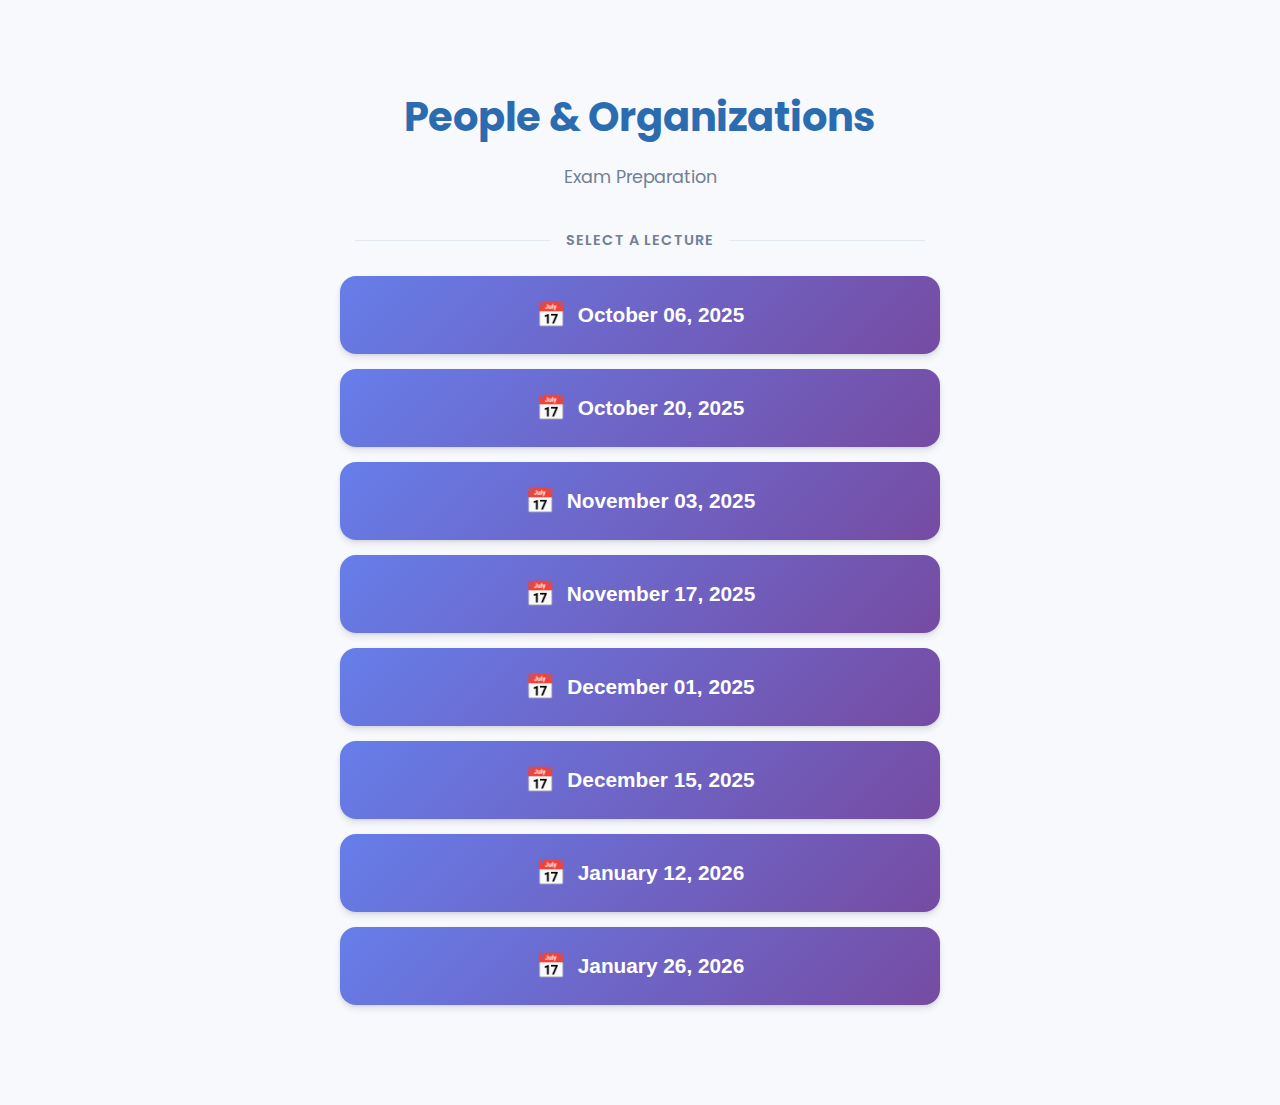
<file: index.html>
<!DOCTYPE html>
<html lang="en">
<head>
  <meta charset="UTF-8">
  <meta name="viewport" content="width=device-width, initial-scale=1.0">
  <title>People & Organizations Quiz</title>
  <link rel="stylesheet" href="style.css">
  <link href="https://fonts.googleapis.com/css2?family=Poppins:wght@400;600;700&display=swap" rel="stylesheet">
</head>
<body>

<!-- HOME SCREEN -->
<div id="home-screen" class="menu-container">
    <header class="main-header">
        <h1>People & Organizations</h1>
        <p>Exam Preparation</p>
    </header>

    <main class="button-container">
        <div class="divider">
            <span>Select a Lecture</span>
        </div>

        <div class="primary-group">
            <button class="menu-btn btn-master" onclick="startQuiz('oct-06')">
                <span class="icon">📅</span>
                <span class="text">October 06, 2025</span>
            </button>
            <button class="menu-btn btn-master" onclick="startQuiz('oct-20')">
                <span class="icon">📅</span>
                <span class="text">October 20, 2025</span>
            </button>
            <button class="menu-btn btn-master" onclick="startQuiz('nov-03')">
                <span class="icon">📅</span>
                <span class="text">November 03, 2025</span>
            </button>
            <button class="menu-btn btn-master" onclick="startQuiz('nov-17')">
                <span class="icon">📅</span>
                <span class="text">November 17, 2025</span>
            </button>
            <button class="menu-btn btn-master" onclick="startQuiz('dec-01')">
                <span class="icon">📅</span>
                <span class="text">December 01, 2025</span>
            </button>
            <button class="menu-btn btn-master" onclick="startQuiz('dec-15')">
                <span class="icon">📅</span>
                <span class="text">December 15, 2025</span>
            </button>
            <button class="menu-btn btn-master" onclick="startQuiz('jan-12')">
                <span class="icon">📅</span>
                <span class="text">January 12, 2026</span>
            </button>
            <button class="menu-btn btn-master" onclick="startQuiz('jan-26')">
                <span class="icon">📅</span>
                <span class="text">January 26, 2026</span>
            </button>
        </div>
    </main>
</div>

<!-- Load Data First -->
<script src="data.js"></script>

<!-- QUIZ SCREEN -->
<div id="quiz-screen" class="hidden menu-container" style="max-width: 800px;">
  
  <div class="header-controls">
      <div style="display:flex; align-items:center; gap:10px; flex-wrap:wrap;">
        <button onclick="goHome()" class="btn" style="background:none; color:var(--text-color); border:1px solid var(--border-color);">← Back</button>
        <div id="score" class="score-board">Score: 0 / 0</div>
      </div>
      
      <div class="action-buttons">
        <button id="btn-show-answers" onclick="toggleShowAnswers()" class="btn btn-show">Show All Correct Answers</button>
        <button onclick="resetQuiz()" class="btn btn-reset">Reset Quiz</button>
      </div>
  </div>

  <div id="info" style="text-align:center; margin-bottom:20px; color:var(--sub-text);">
    <h2 id="lecture-title" style="margin:0;"></h2>
  </div>

  <!-- Container for all Question Cards -->
  <div id="quiz-container">
      <!-- Cards will be injected here via JS -->
  </div>

</div>

<script src="script.js"></script>
</body>
</html>
</file>
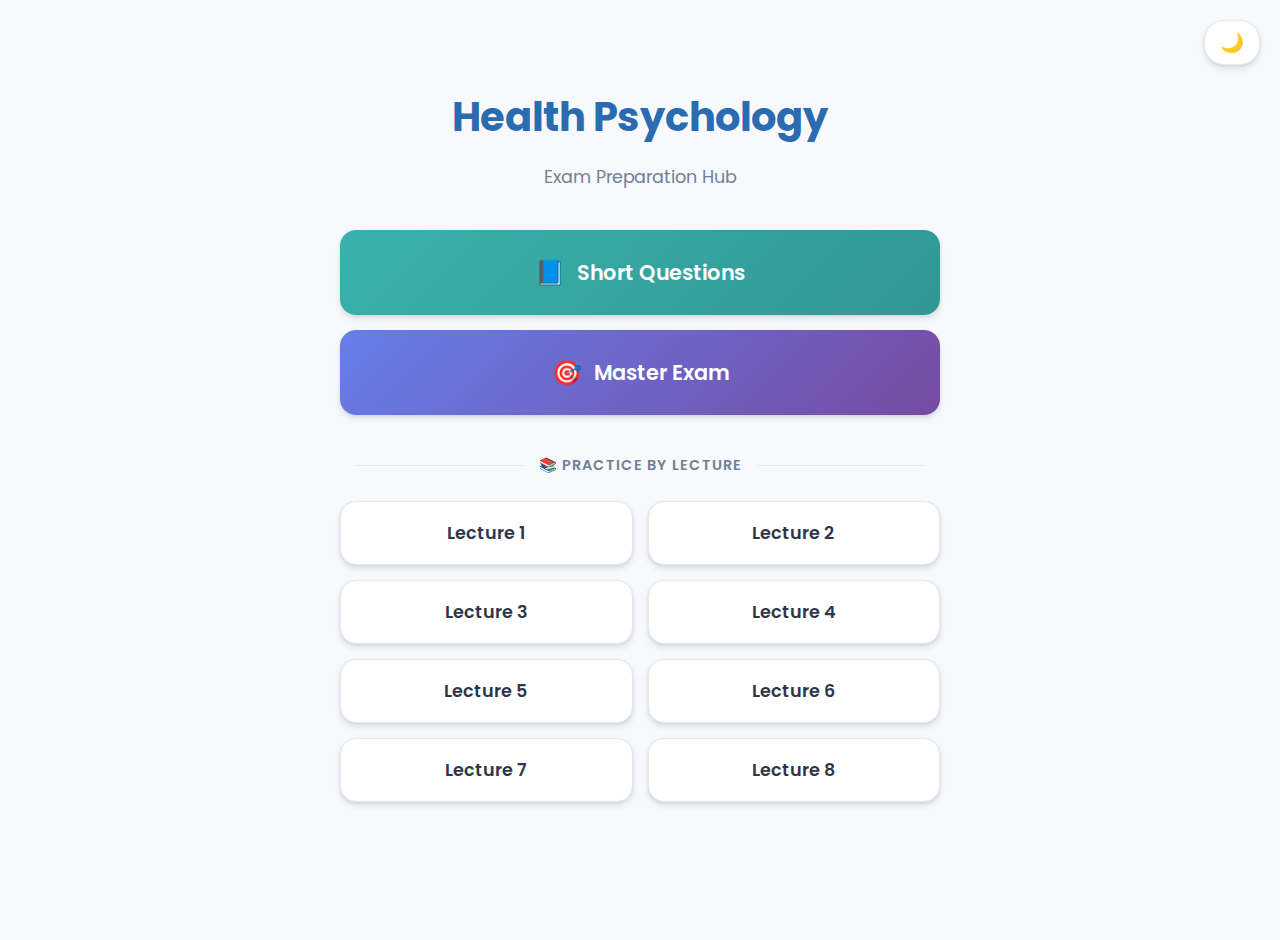
<file: old project/index.html>
<!DOCTYPE html>
<html lang="en">
<head>
    <meta charset="UTF-8">
    <meta name="viewport" content="width=device-width, initial-scale=1.0">
    <title>Health Psychology Exam Prep</title>
    <link rel="stylesheet" href="style.css">
    <link href="https://fonts.googleapis.com/css2?family=Poppins:wght@400;600;700&display=swap" rel="stylesheet">
</head>
<body>
    <div class="menu-container">
        
        <header class="main-header">
            <h1>Health Psychology</h1>
            <p>Exam Preparation Hub</p>
        </header>

        <main class="button-container">
            <!-- Primary Tools -->
            <div class="primary-group">
                <a href="short-questions.html" class="menu-btn btn-short">
                    <span class="icon">📘</span>
                    <span class="text">Short Questions</span>
                </a>
                <a href="master-exam.html" class="menu-btn btn-master">
                    <span class="icon">🎯</span>
                    <span class="text">Master Exam</span>
                </a>
            </div>

            <!-- Header for Lectures -->
            <div class="divider">
                <span>📚 Practice by Lecture</span>
            </div>

            <!-- Lecture Grid -->
            <div class="lecture-grid">
                <a href="lecture1.html" class="menu-btn btn-lecture">Lecture 1</a>
                <a href="lecture2.html" class="menu-btn btn-lecture">Lecture 2</a>
                <a href="lecture3.html" class="menu-btn btn-lecture">Lecture 3</a>
                <a href="lecture4.html" class="menu-btn btn-lecture">Lecture 4</a>
                <a href="lecture5.html" class="menu-btn btn-lecture">Lecture 5</a>
                <a href="lecture6.html" class="menu-btn btn-lecture">Lecture 6</a>
                <a href="lecture7.html" class="menu-btn btn-lecture">Lecture 7</a>
                <a href="lecture8.html" class="menu-btn btn-lecture">Lecture 8</a>
            </div>
        </main>
    </div>
    <script src="script.js"></script>
<!--Start of Tawk.to Script-->
<script type="text/javascript">
var Tawk_API=Tawk_API||{}, Tawk_LoadStart=new Date();
(function(){
var s1=document.createElement("script"),s0=document.getElementsByTagName("script")[0];
s1.async=true;
s1.src='https://embed.tawk.to/656f1230bfb79148e59a4600/1jgerpmr7';
s1.charset='UTF-8';
s1.setAttribute('crossorigin','*');
s0.parentNode.insertBefore(s1,s0);
})();
</script>
<!--End of Tawk.to Script-->
</body>
</html>
</file>
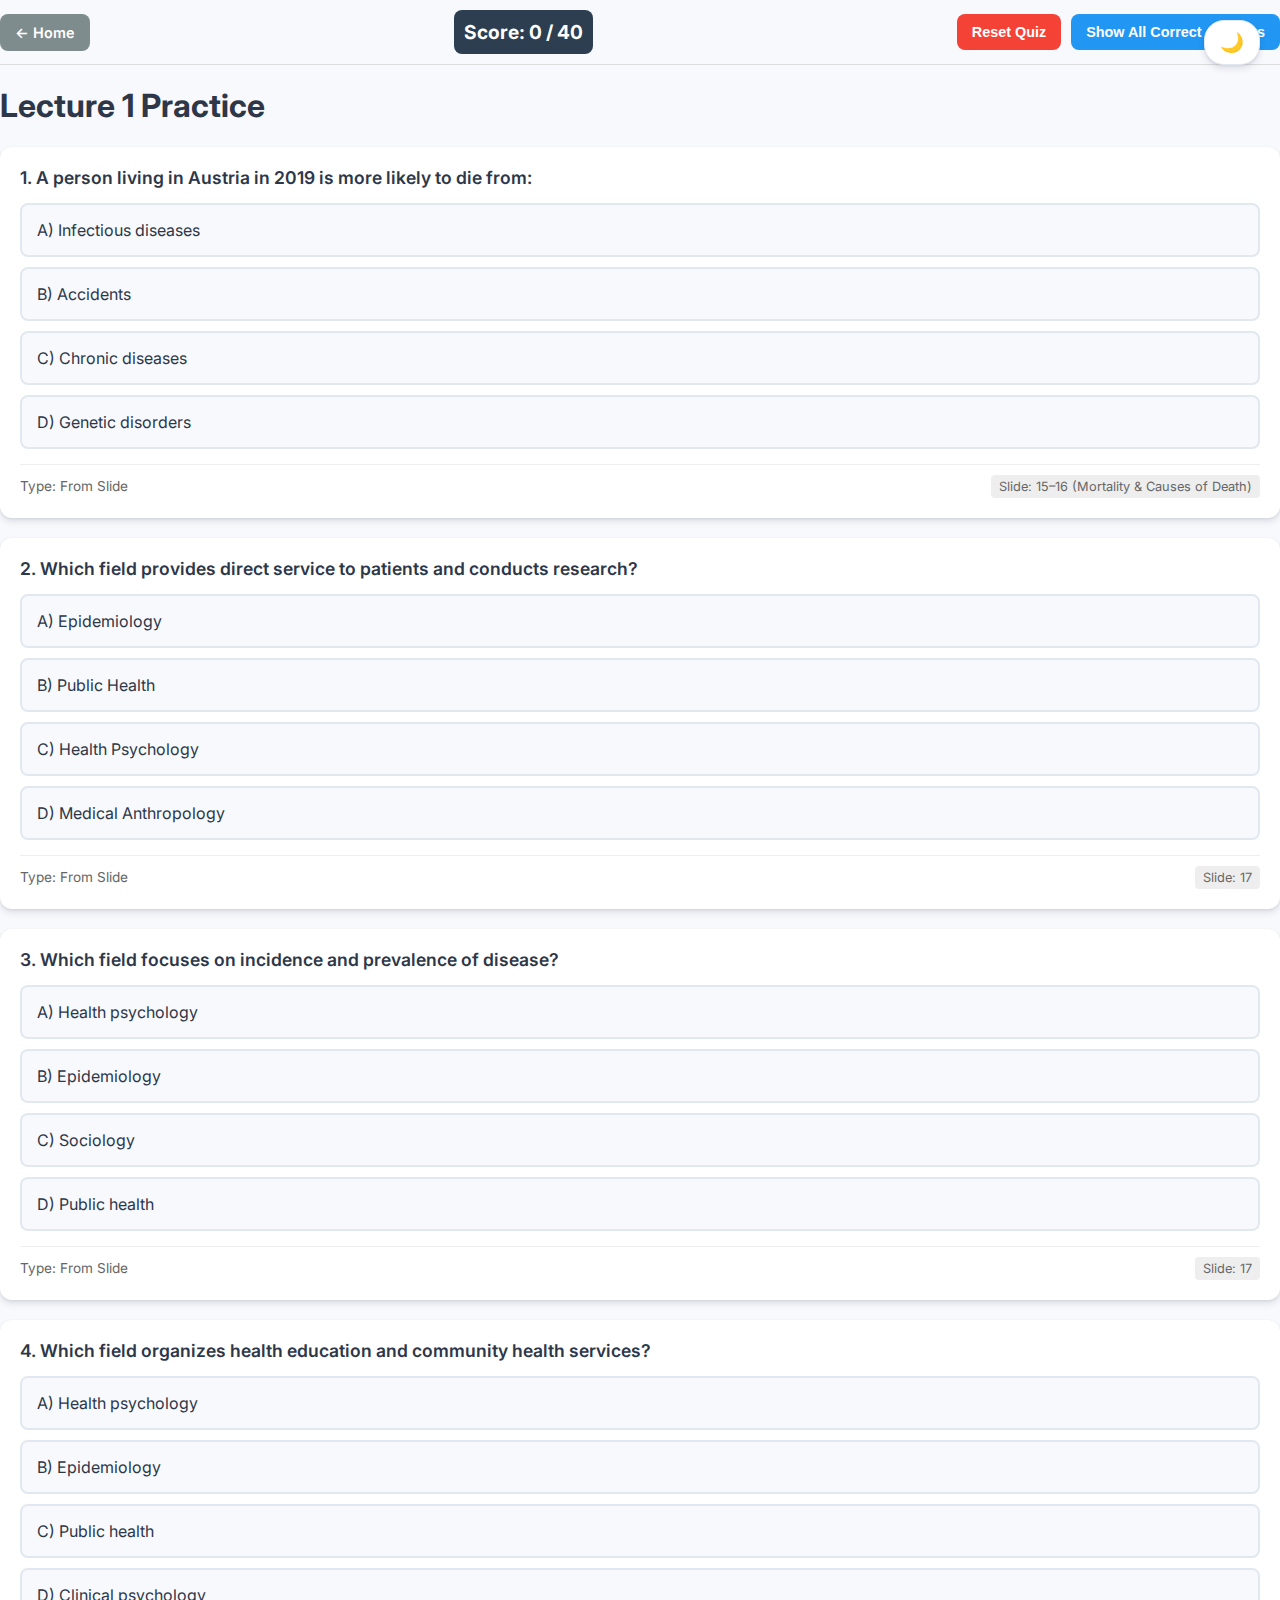
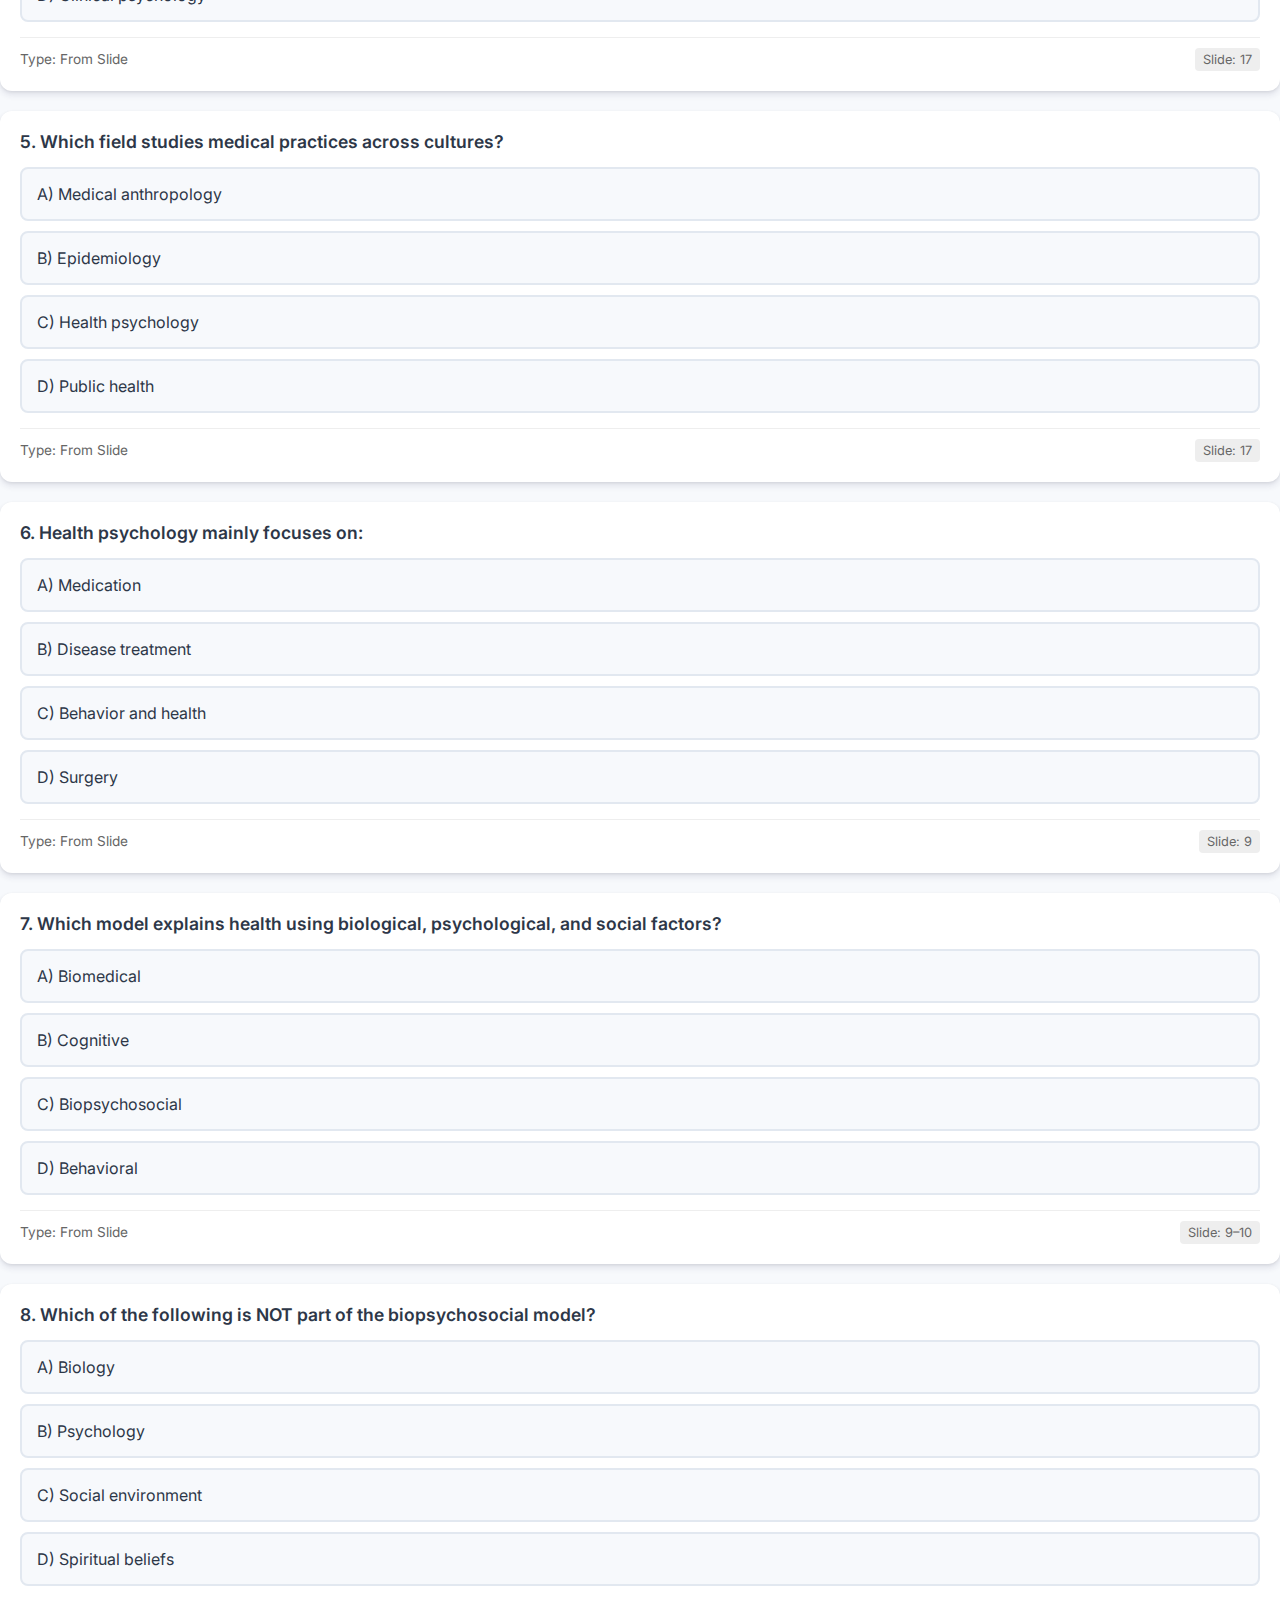
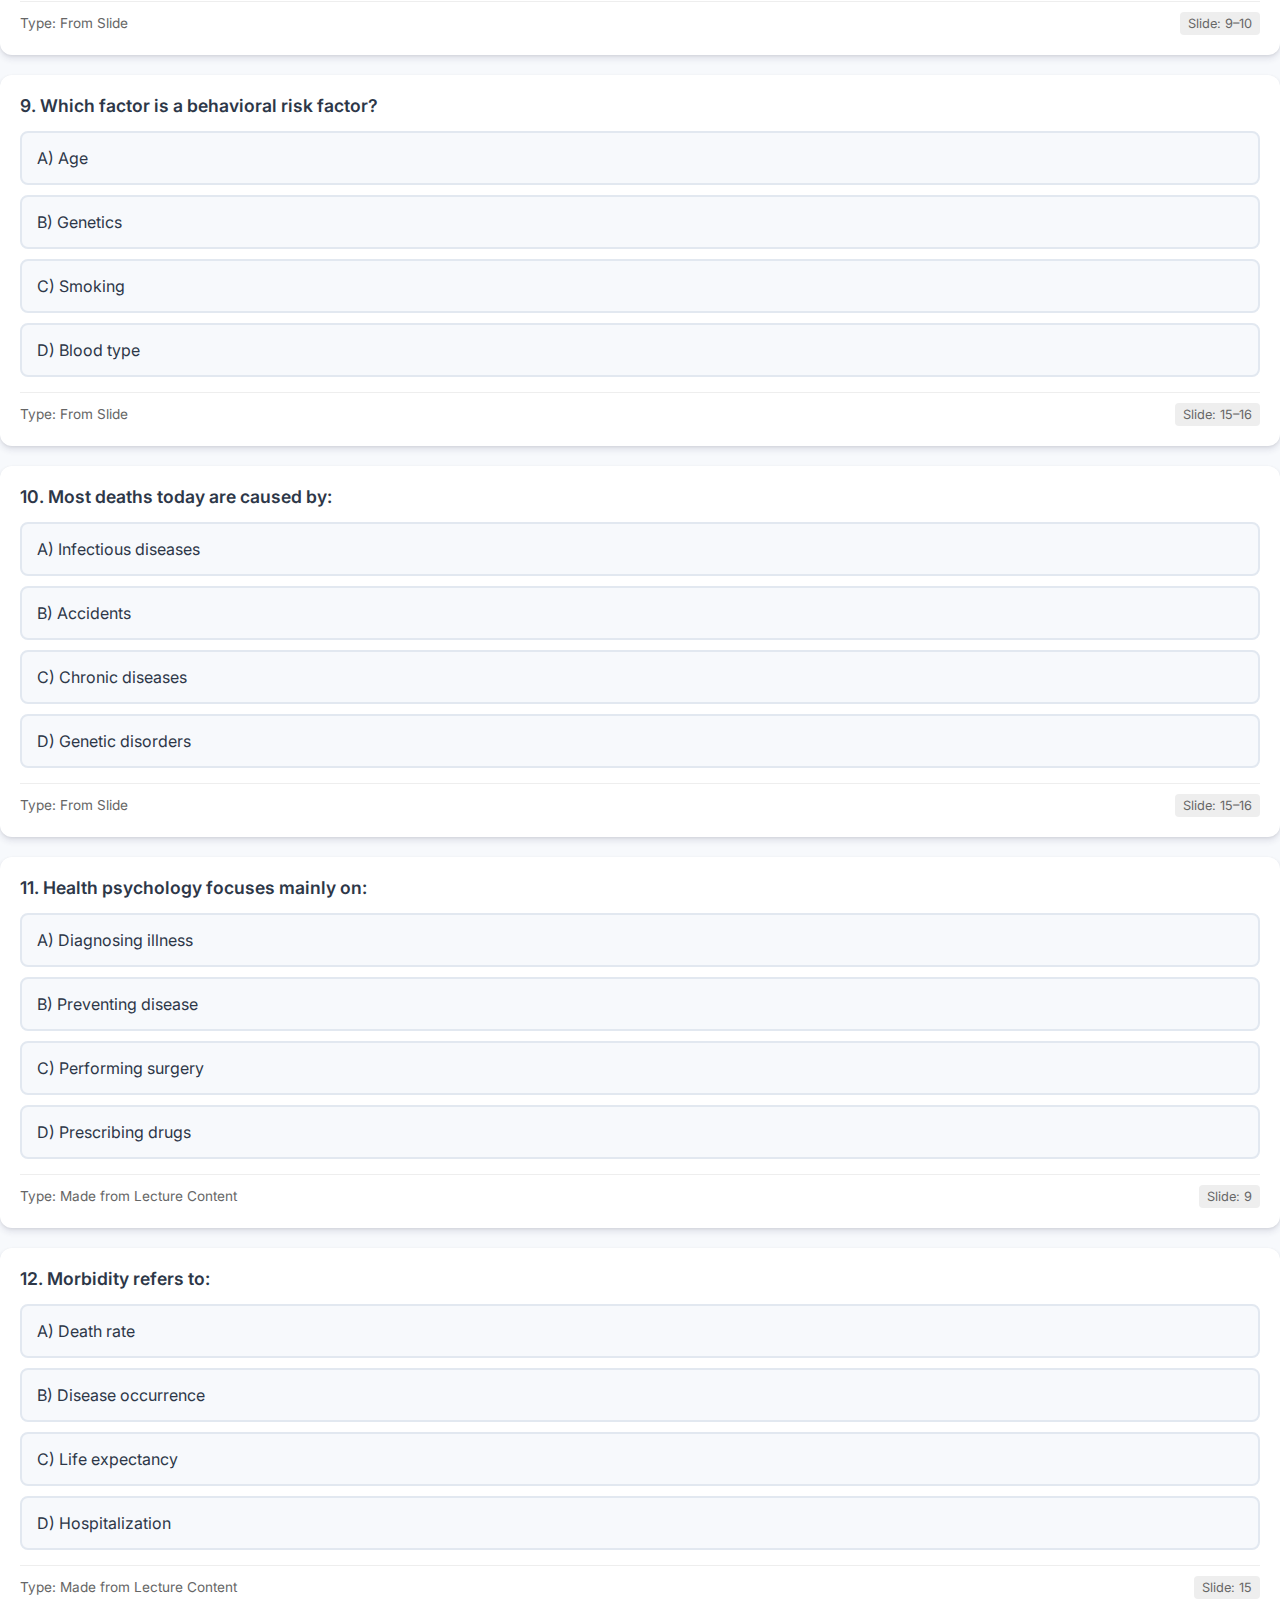
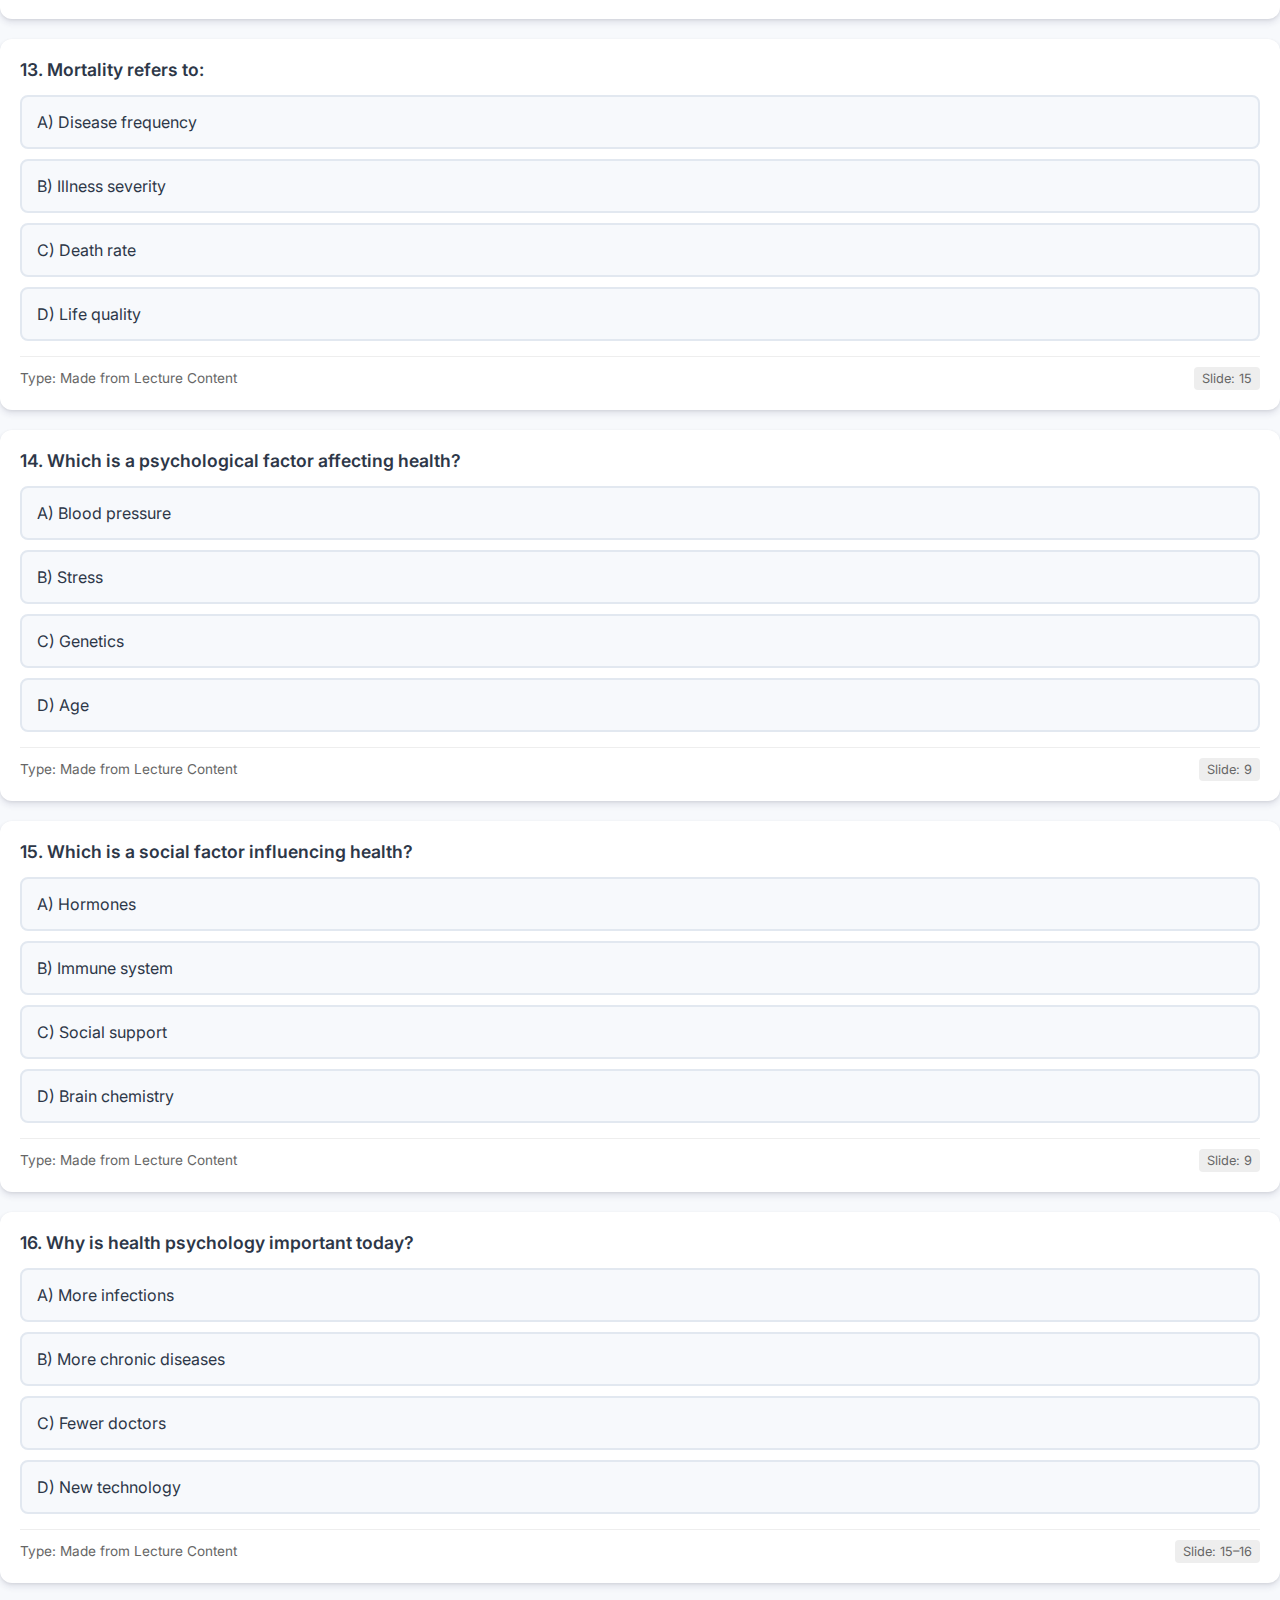
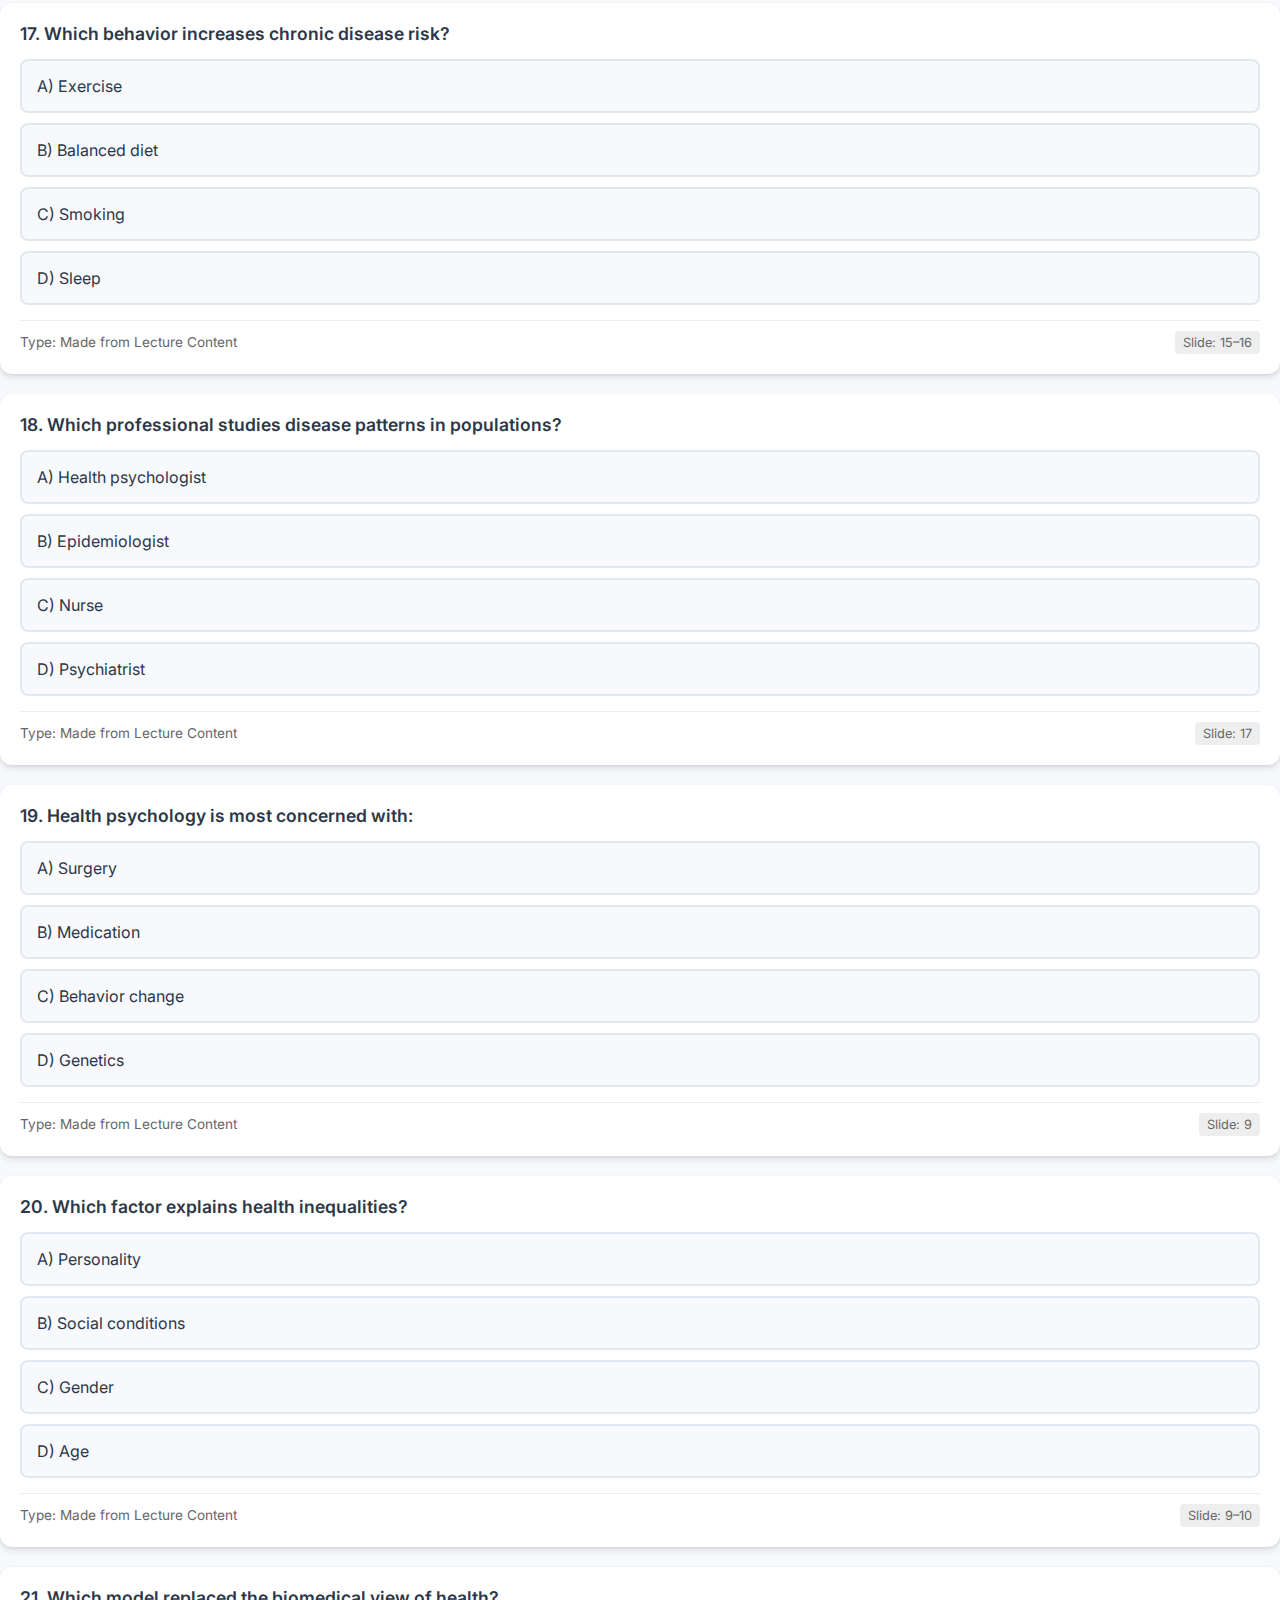
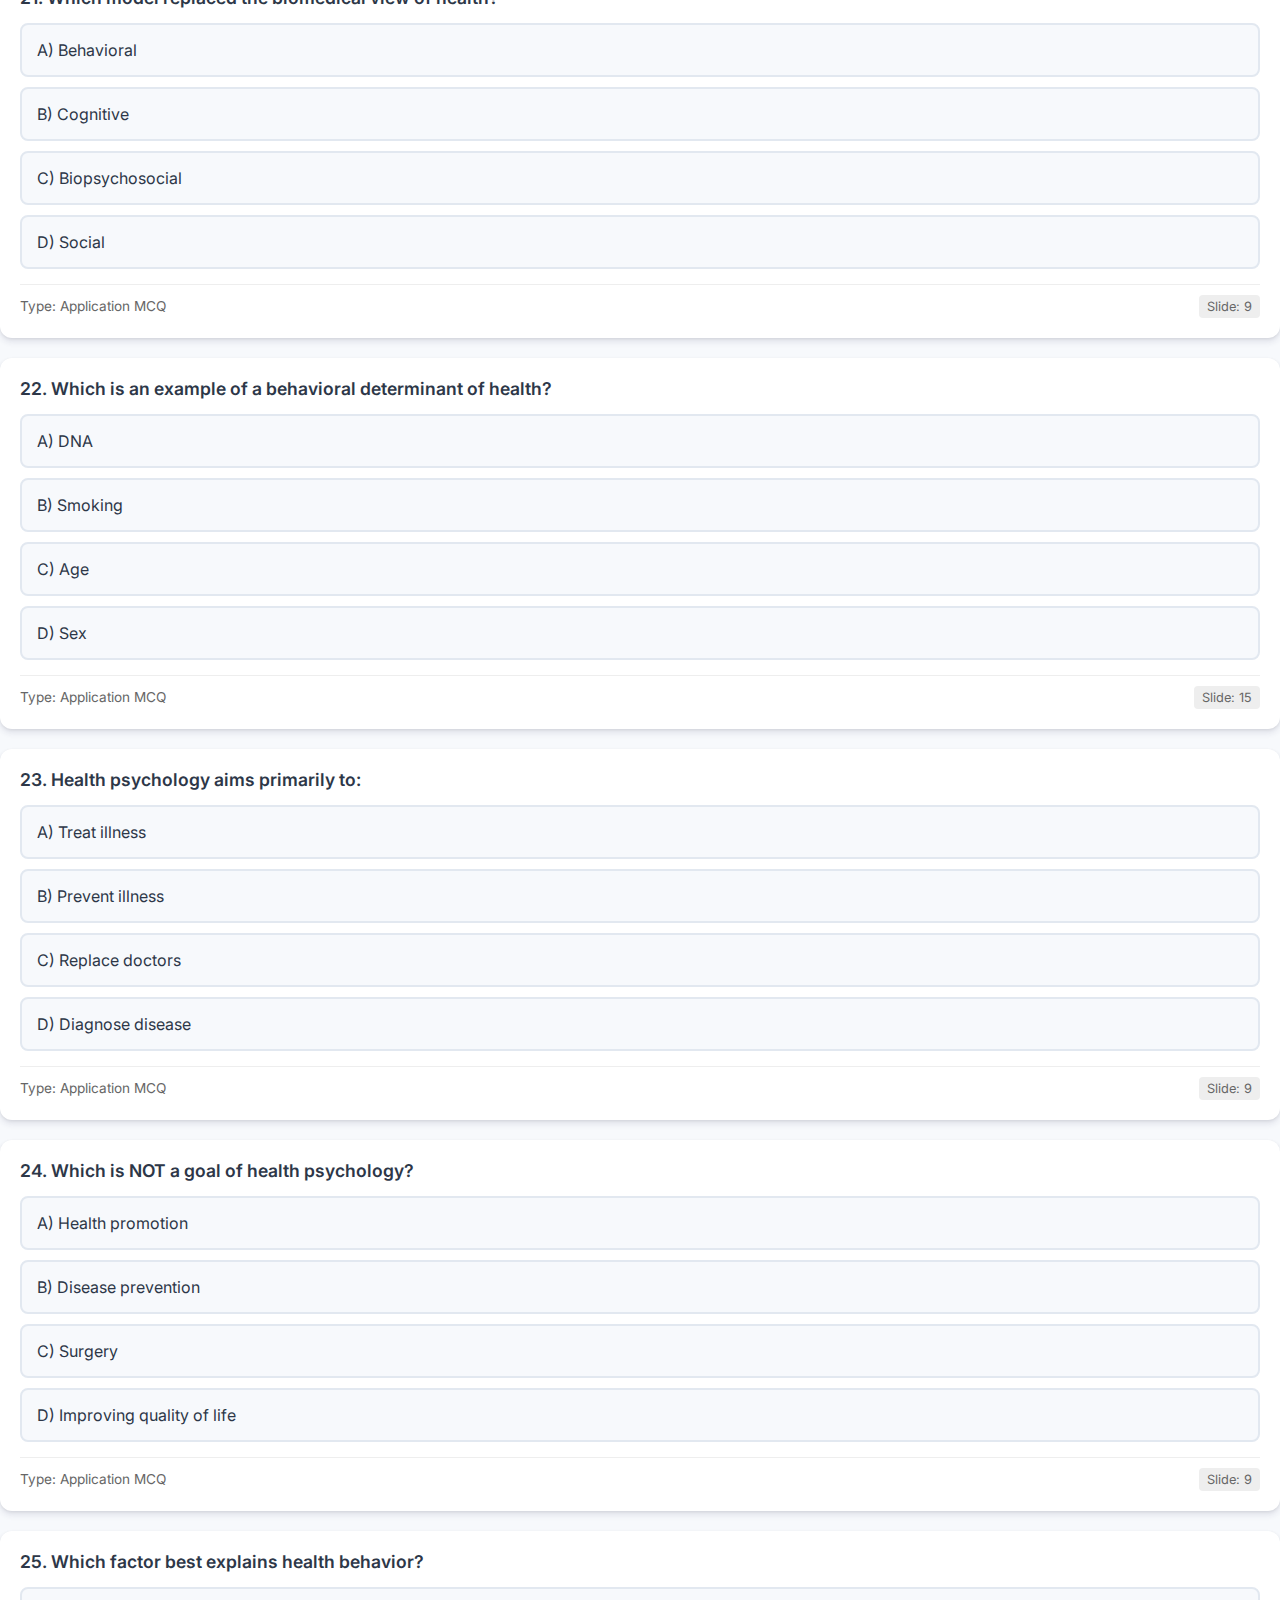
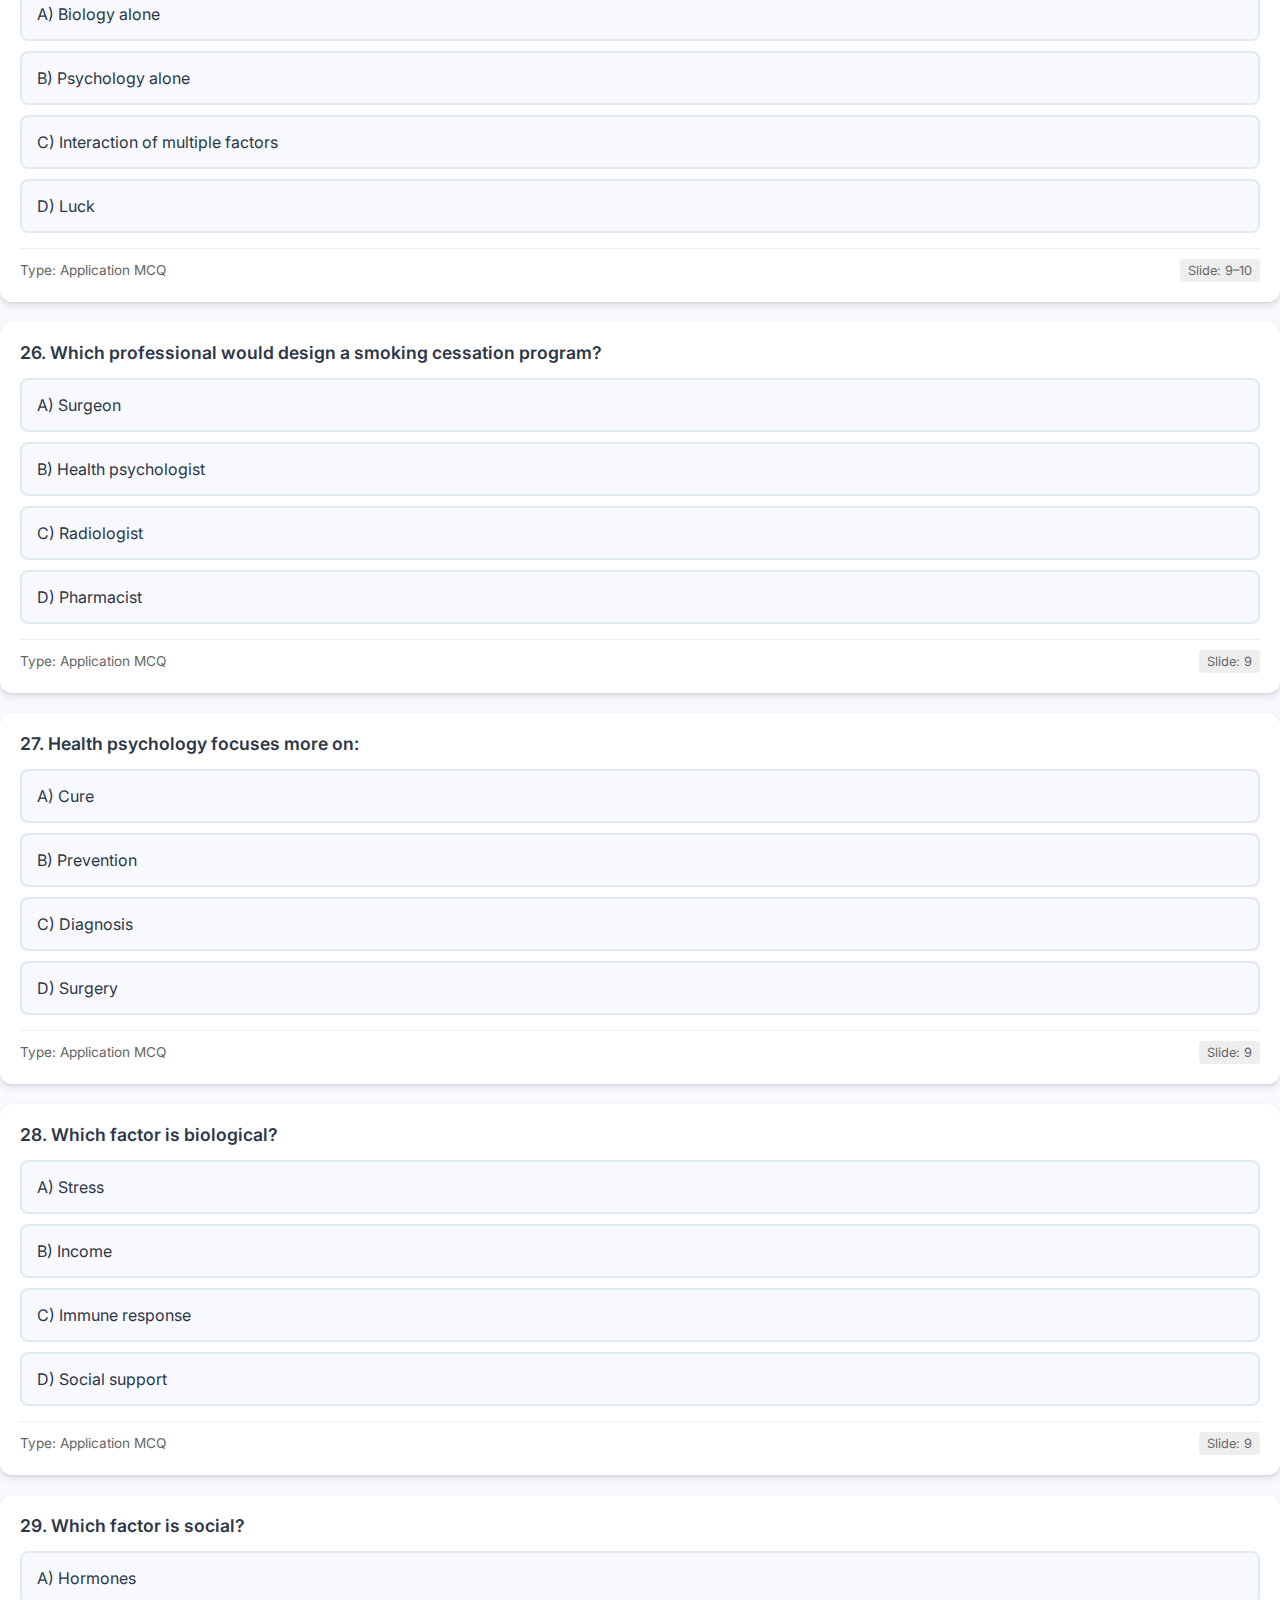
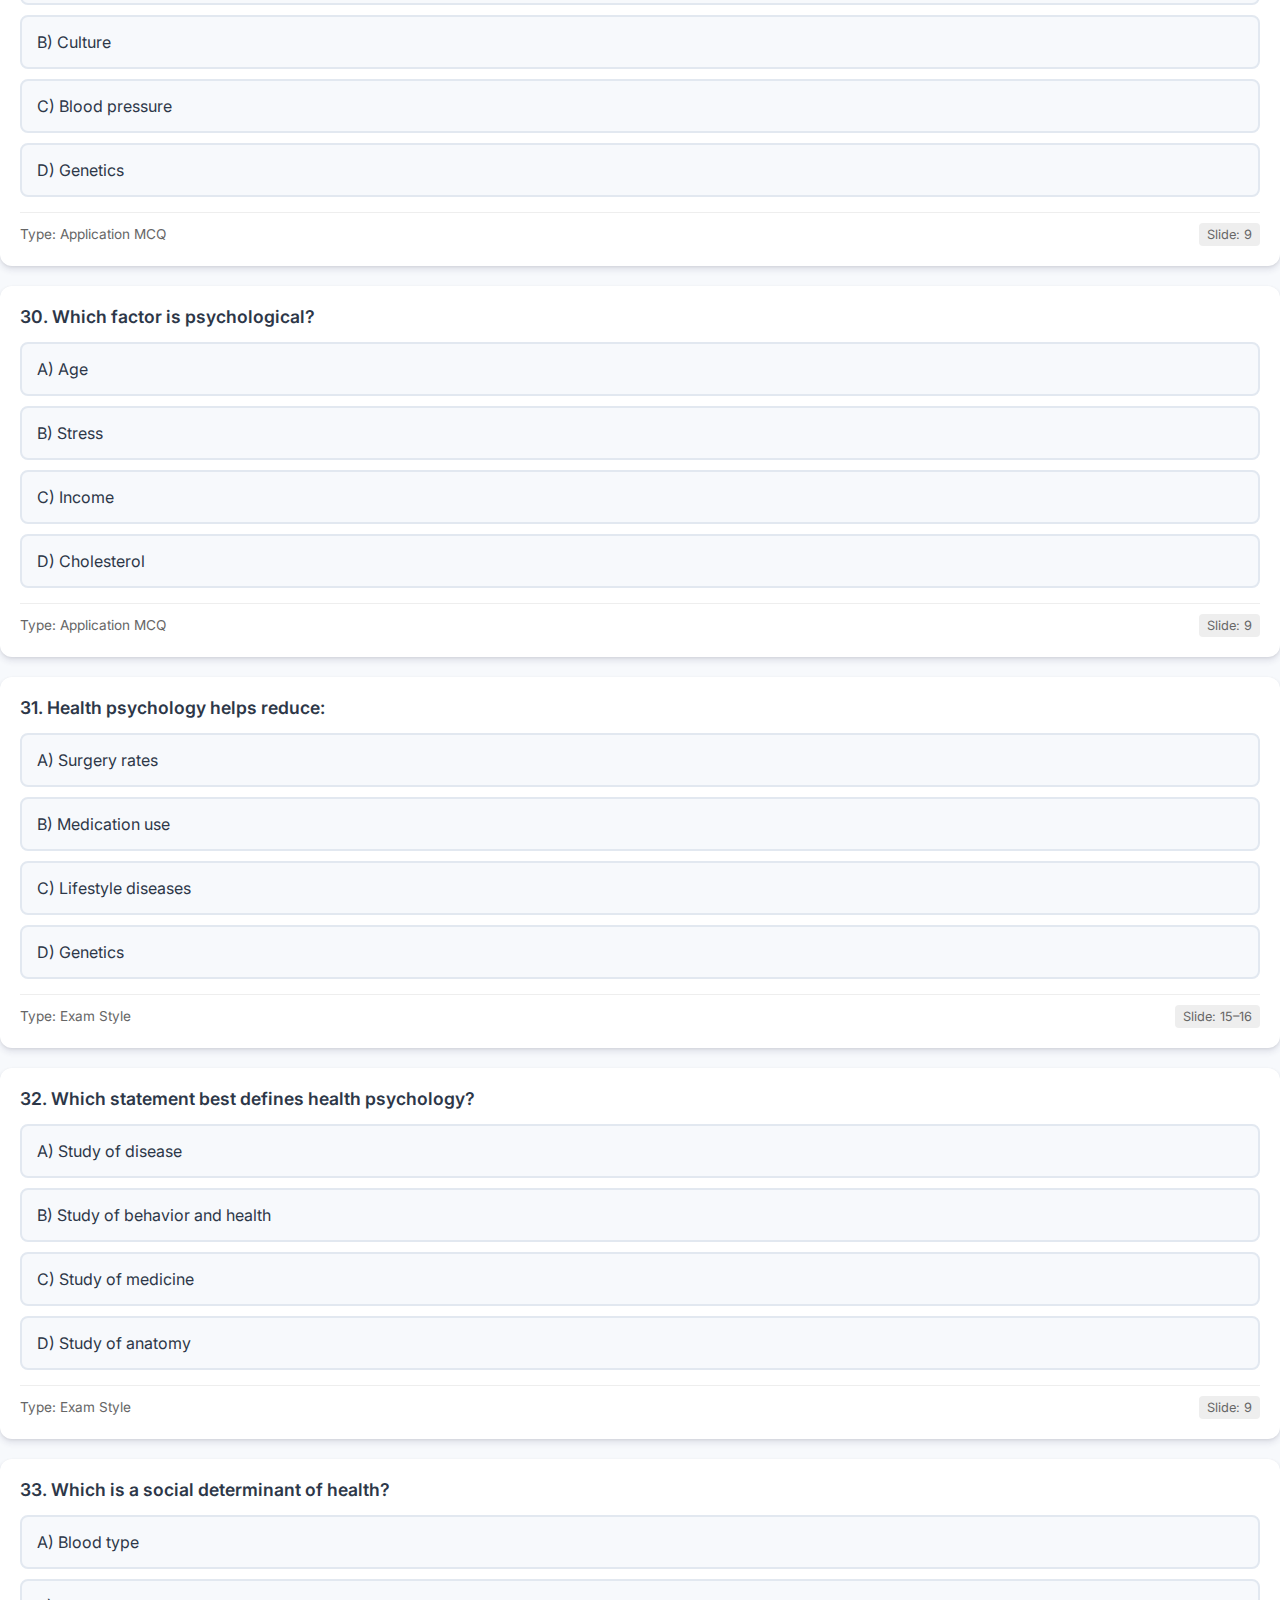
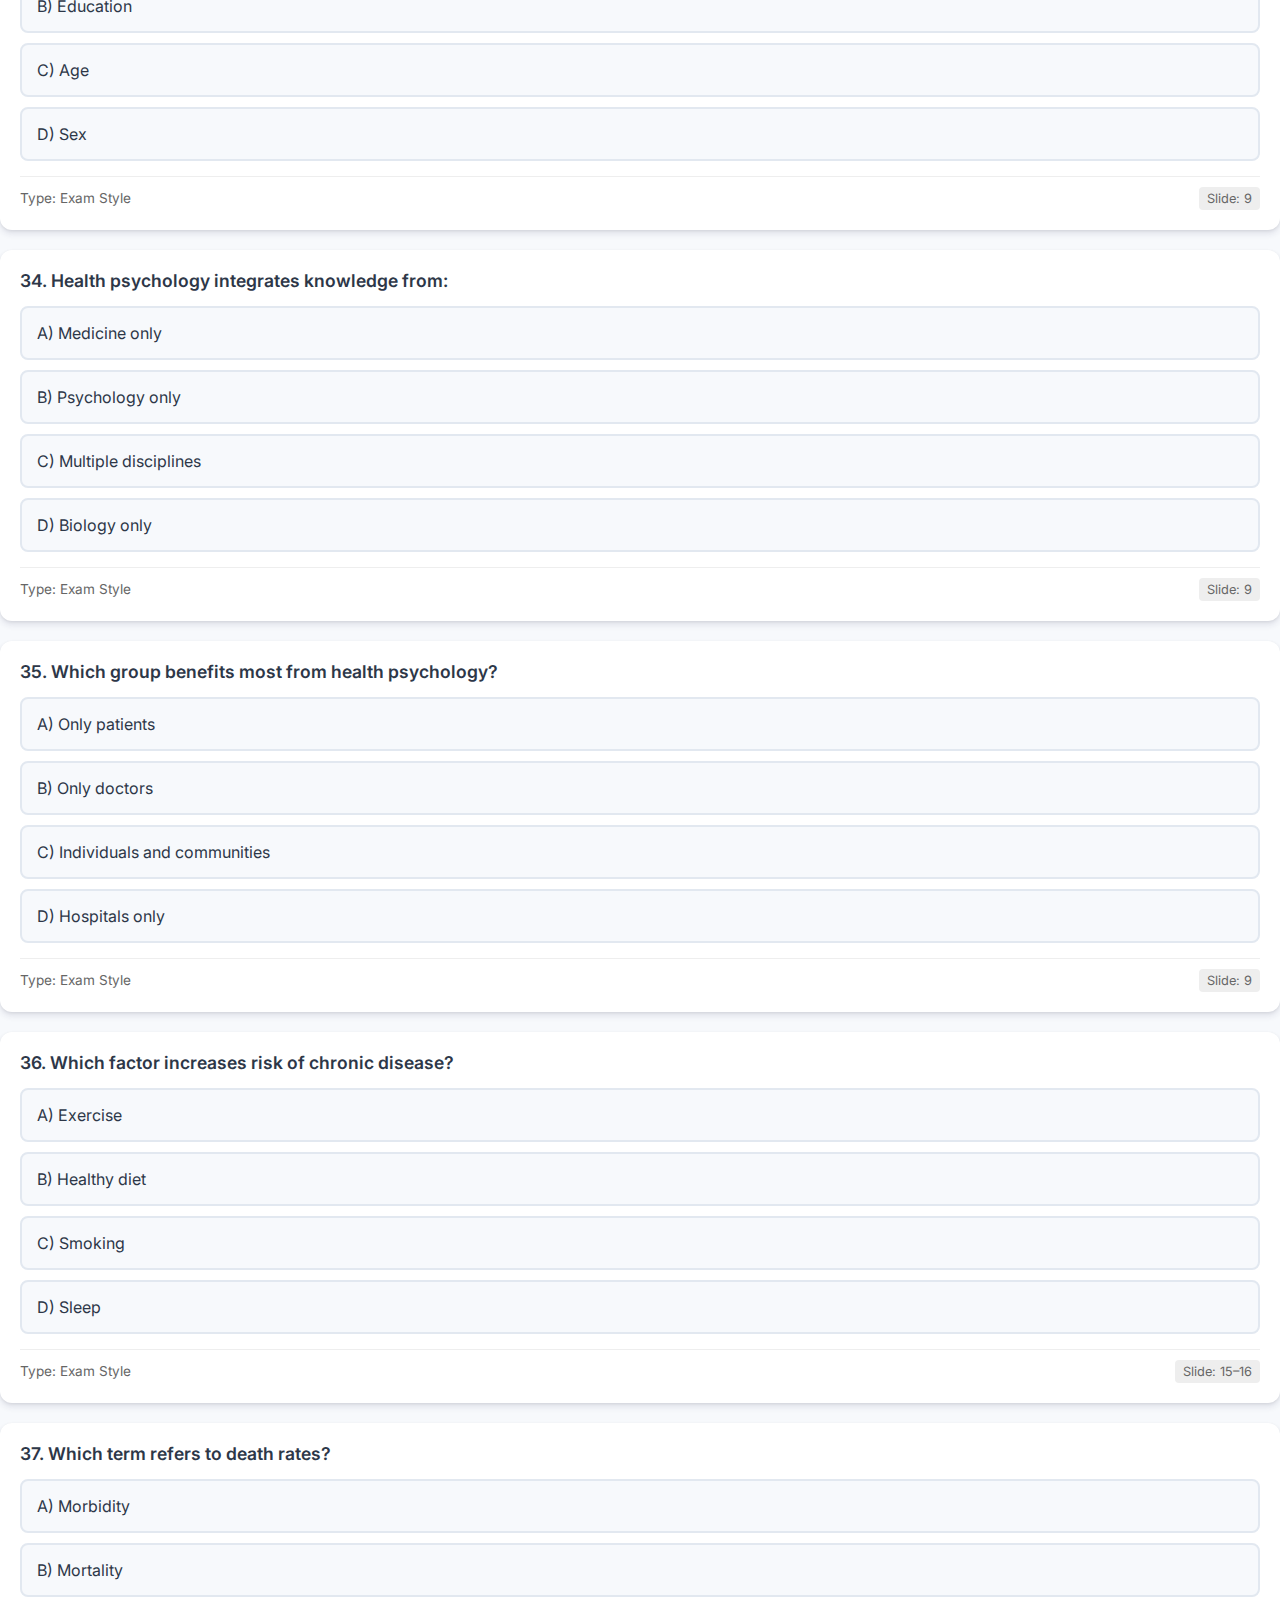
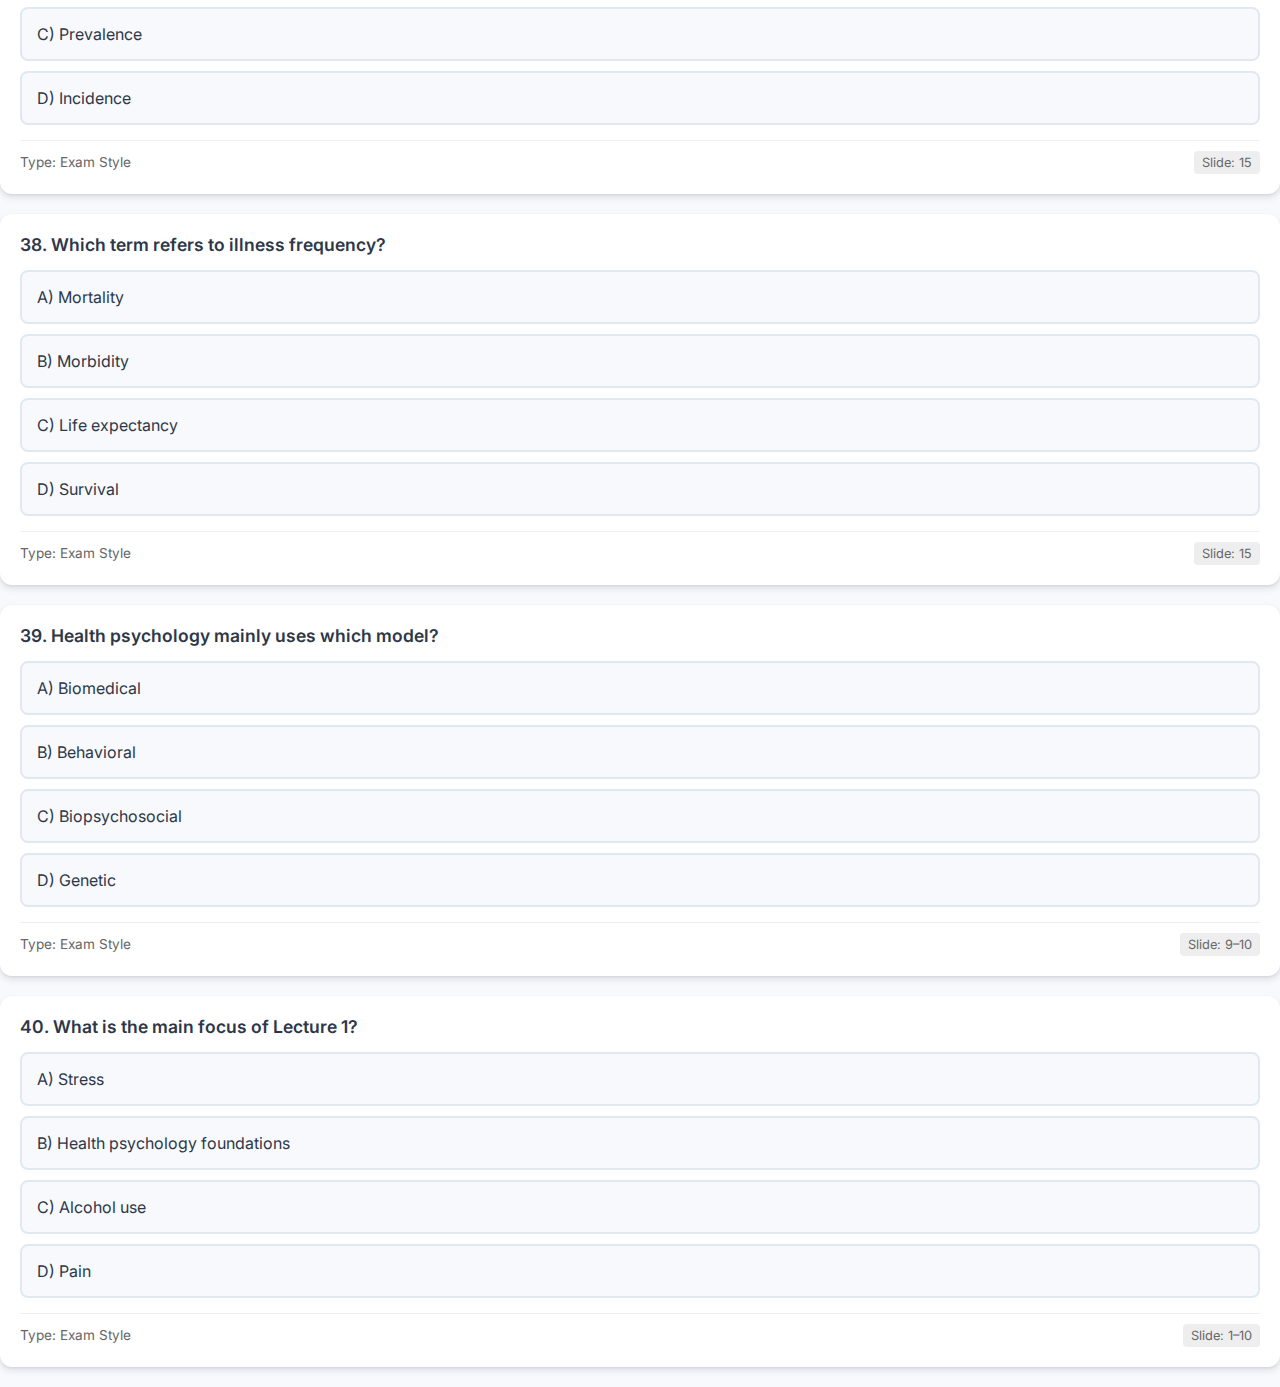
<file: old project/lecture1.html>
<!DOCTYPE html>
<html lang="en">
<head>
    <meta charset="UTF-8">
    <meta name="viewport" content="width=device-width, initial-scale=1.0">
    <title>Lecture 1 – MCQ Practice</title>
    <link rel="stylesheet" href="style.css">
    <link href="https://fonts.googleapis.com/css2?family=Inter:wght@400;600;700&display=swap" rel="stylesheet">
</head>
<body>
    <div class="container">
        <div class="header-controls">
            <a href="index.html" class="btn" style="background-color: #7f8c8d; color: white; text-decoration: none;">&larr; Home</a>
            <div class="score-board" id="score-display">Score: 0 / 40</div>
            <div class="action-buttons">
                <button id="reset-btn" class="btn btn-reset">Reset Quiz</button>
                <button id="show-answers-btn" class="btn btn-show">Show All Correct Answers</button>
            </div>
        </div>

        <h1>Lecture 1 Practice</h1>
        
        <div id="quiz-container">
            <!-- Questions rendered here -->
        </div>
    </div>
    <script src="script.js"></script>
<!--Start of Tawk.to Script-->
<script type="text/javascript">
var Tawk_API=Tawk_API||{}, Tawk_LoadStart=new Date();
(function(){
var s1=document.createElement("script"),s0=document.getElementsByTagName("script")[0];
s1.async=true;
s1.src='https://embed.tawk.to/656f1230bfb79148e59a4600/1jgerpmr7';
s1.charset='UTF-8';
s1.setAttribute('crossorigin','*');
s0.parentNode.insertBefore(s1,s0);
})();
</script>
<!--End of Tawk.to Script-->
</body>
</html>
</file>
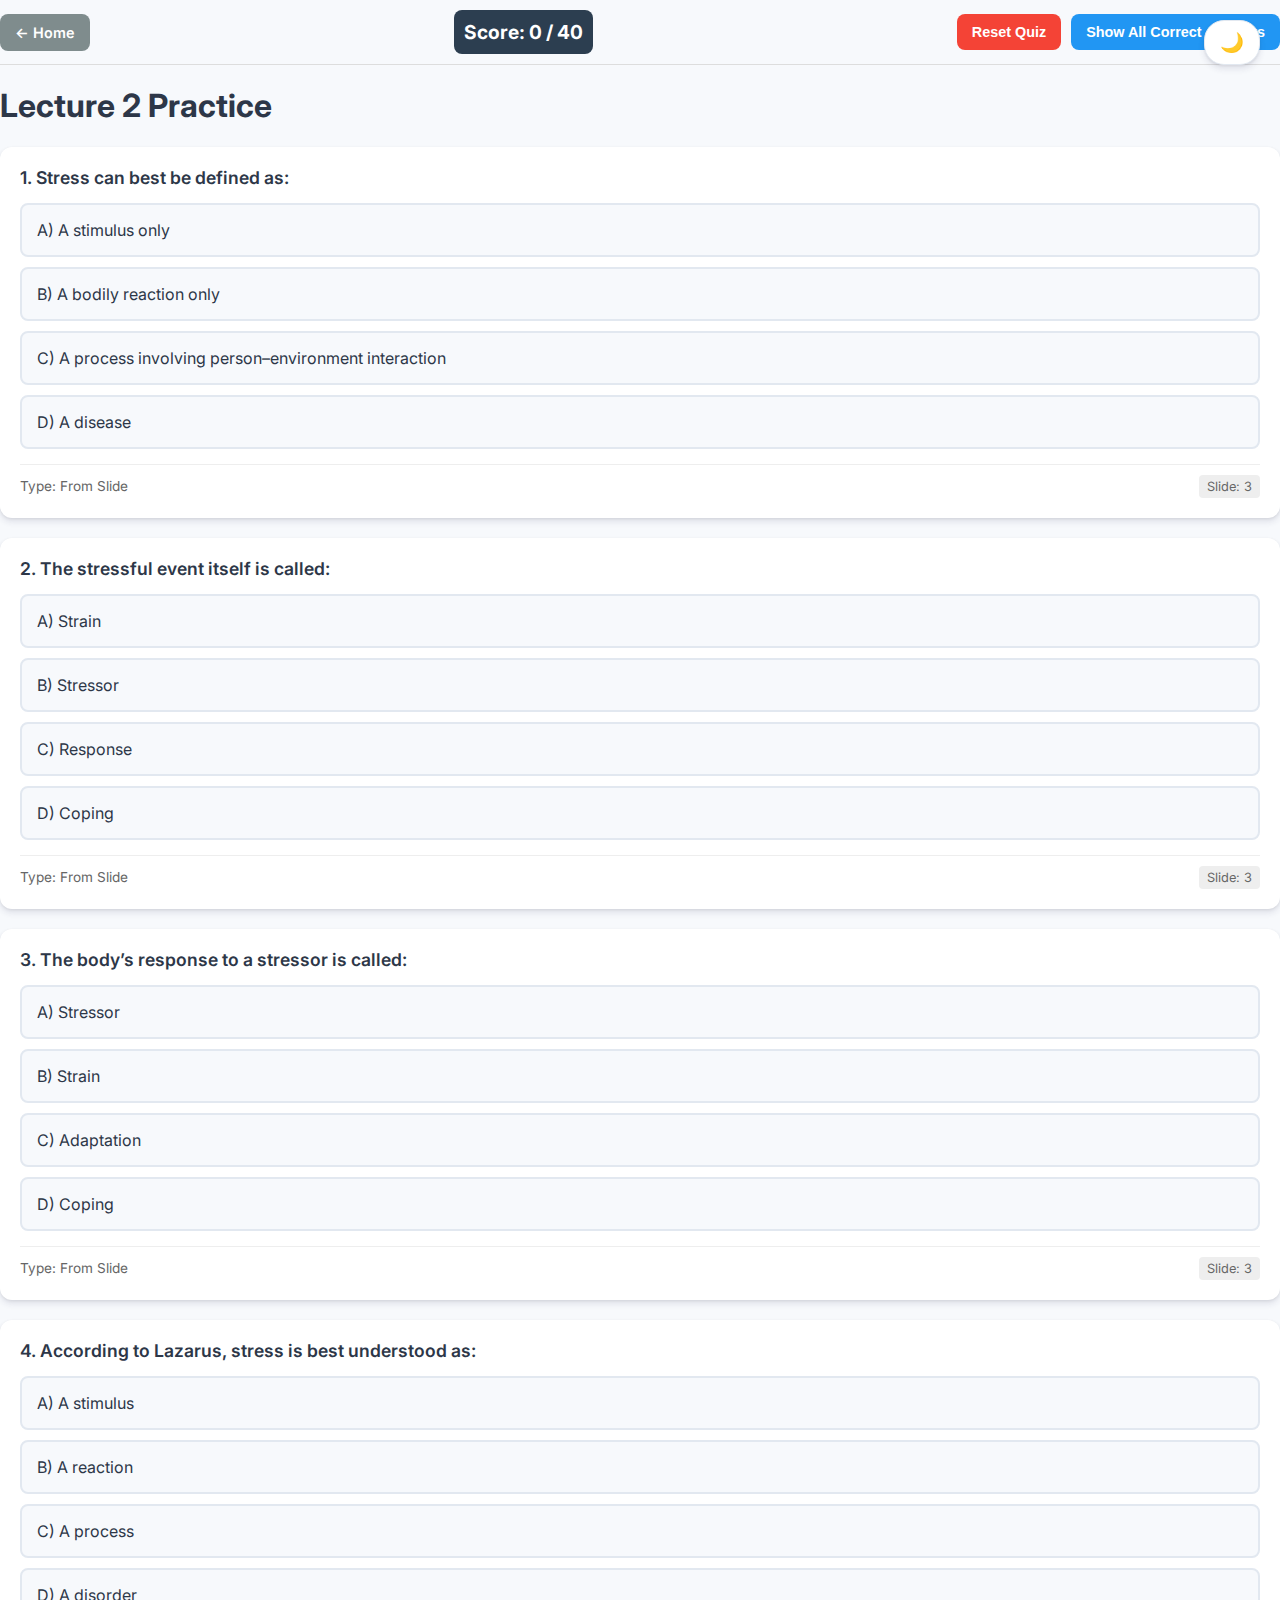
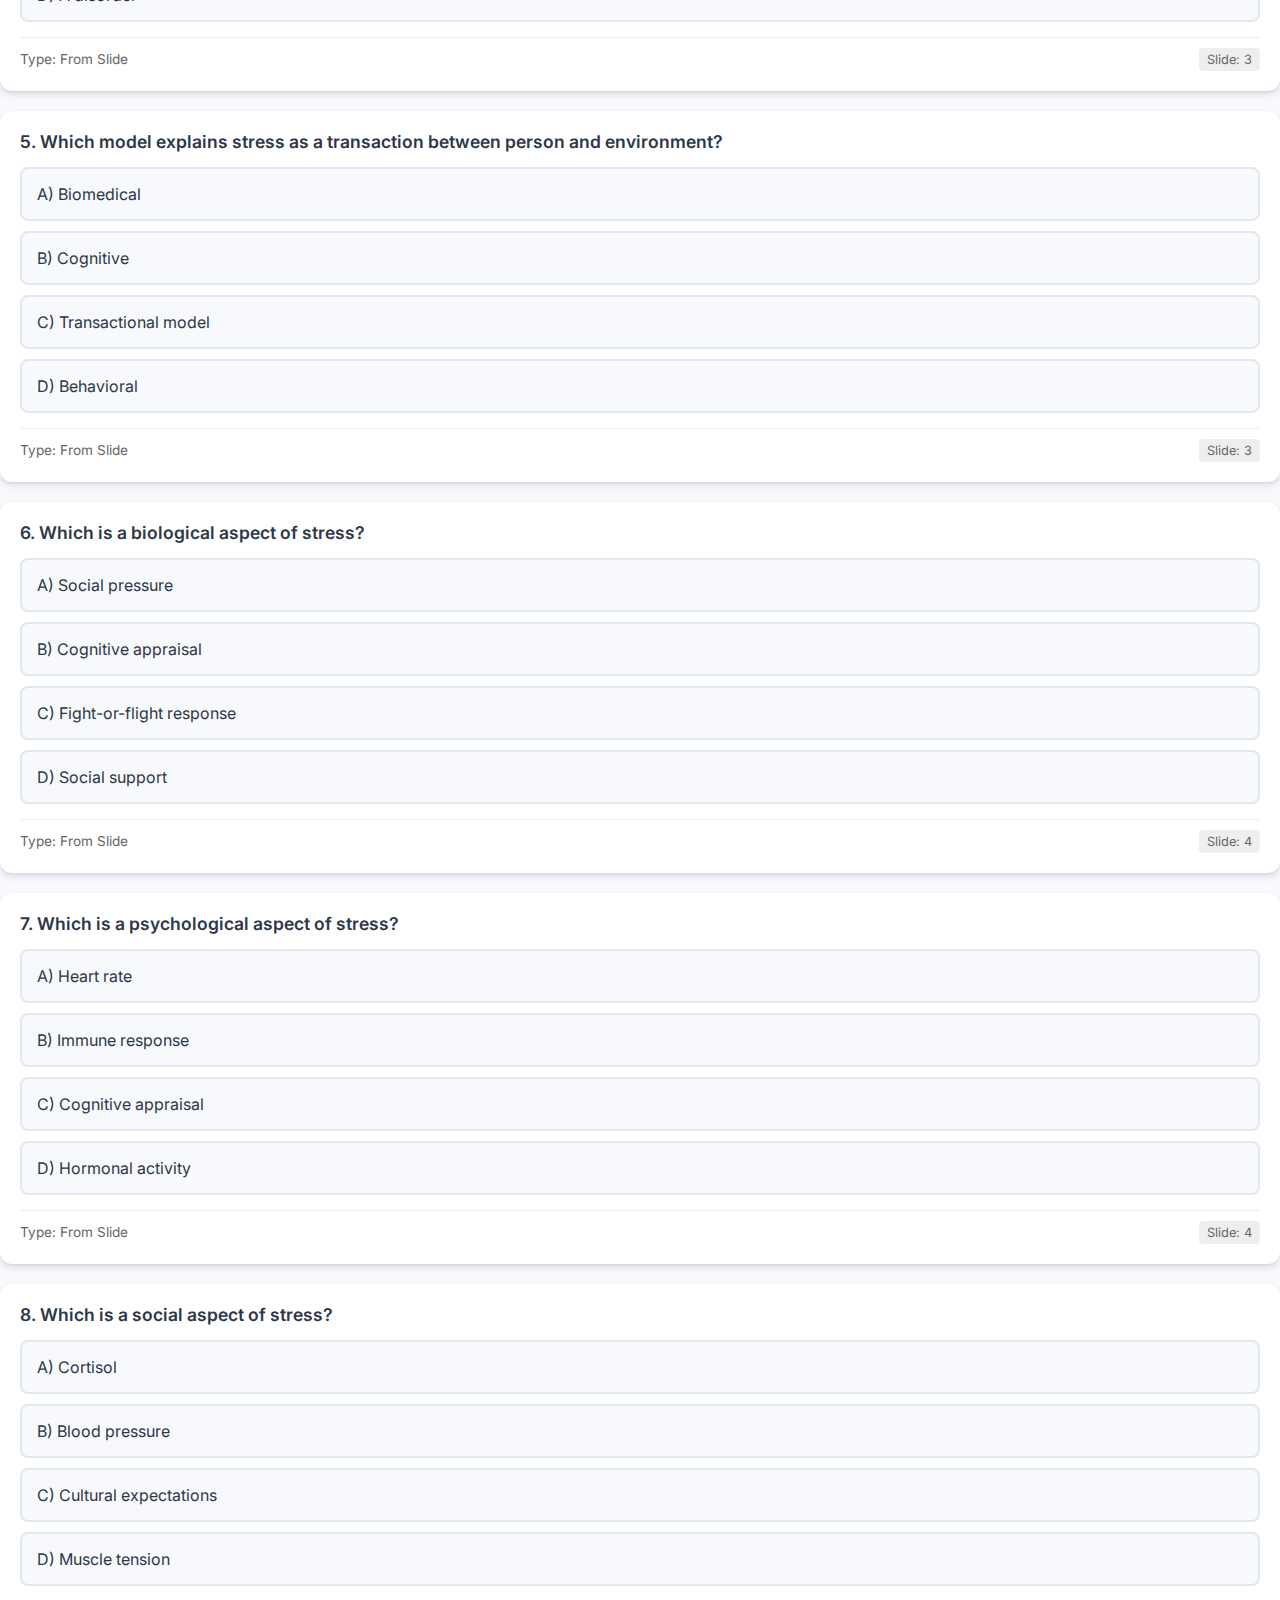
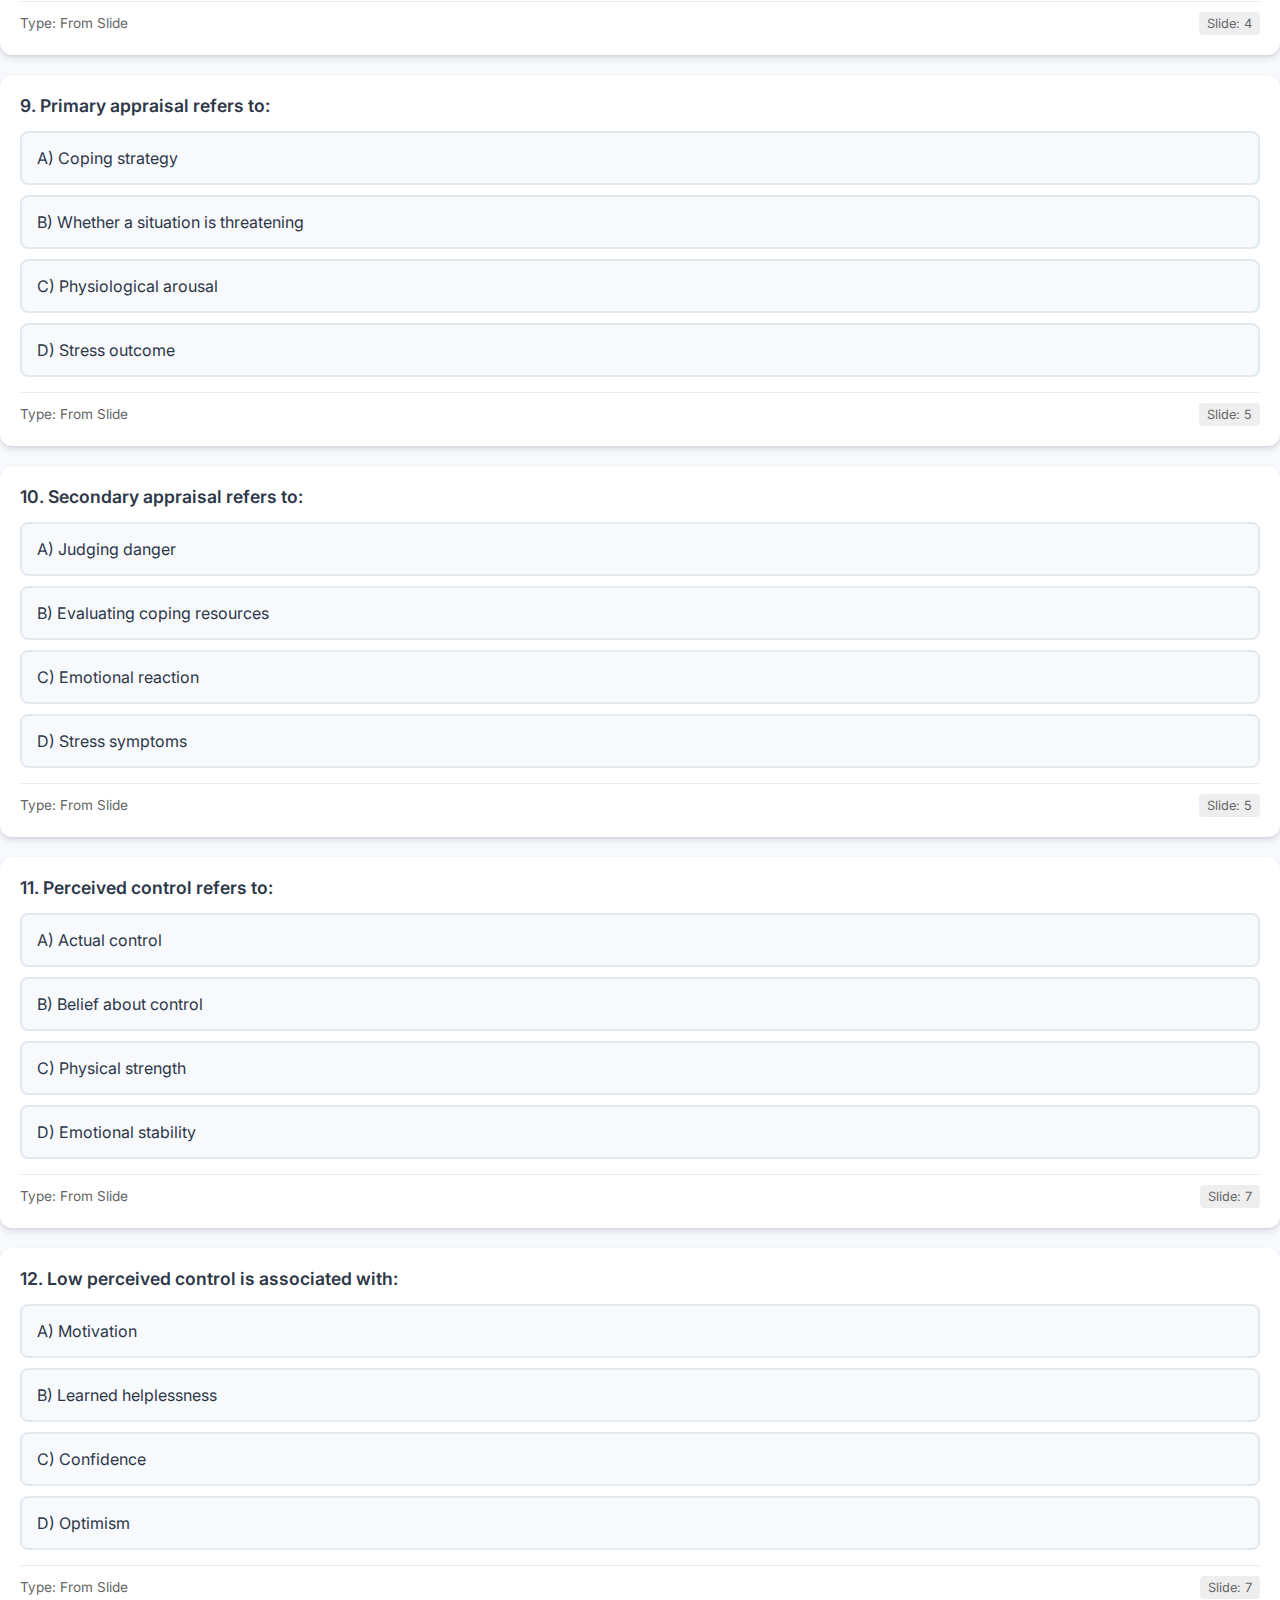
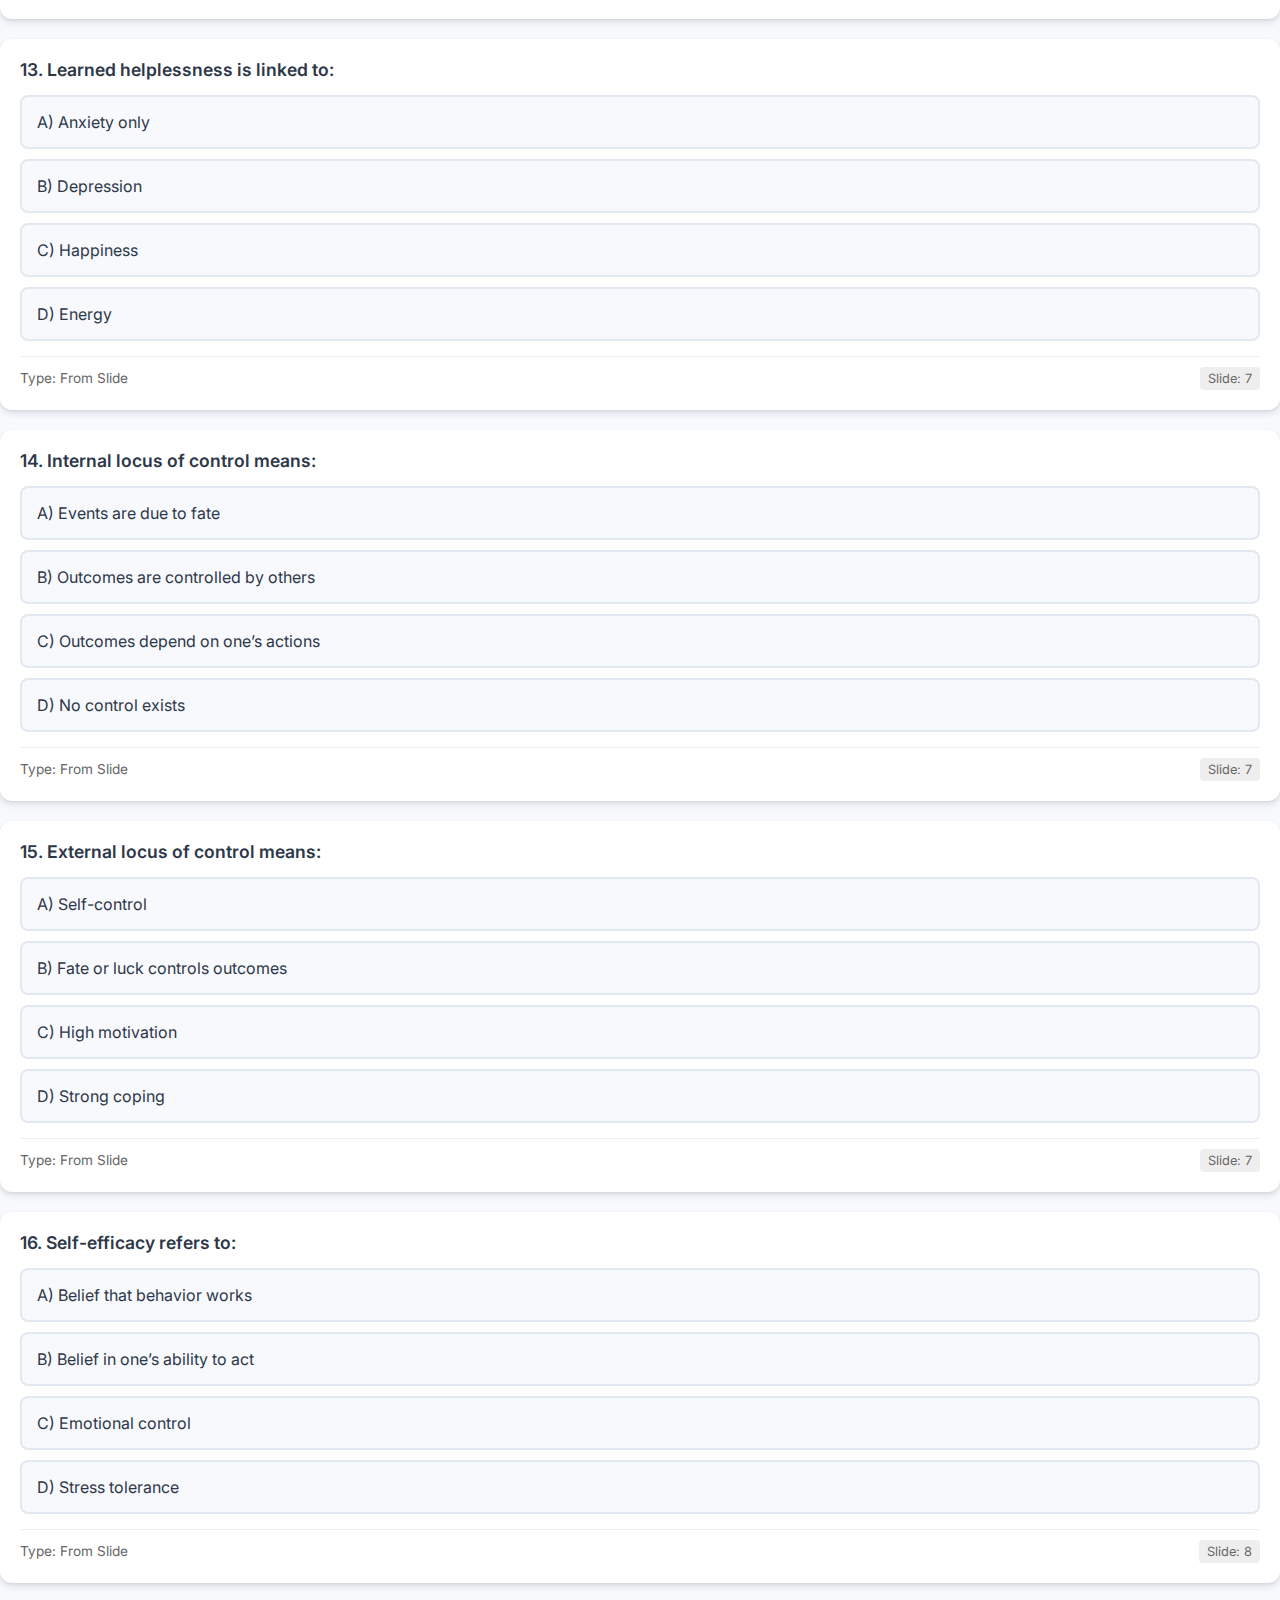
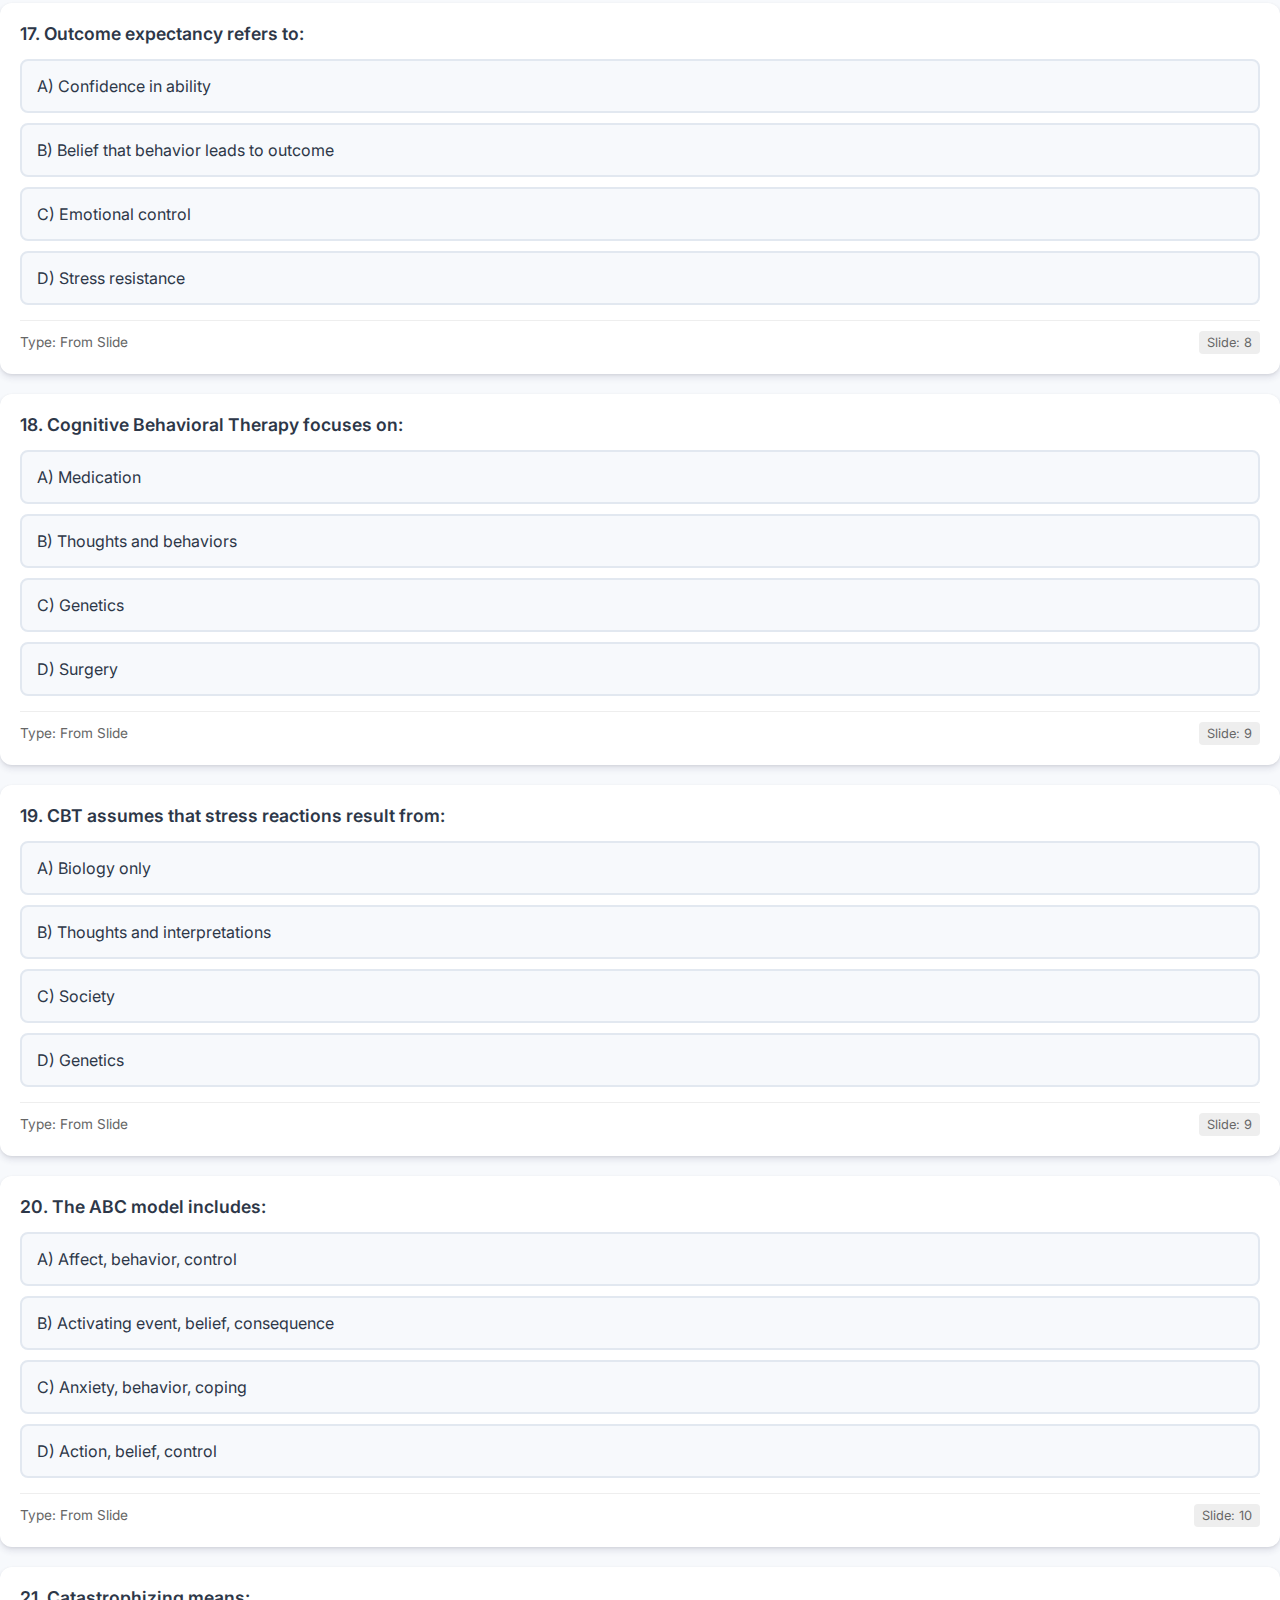
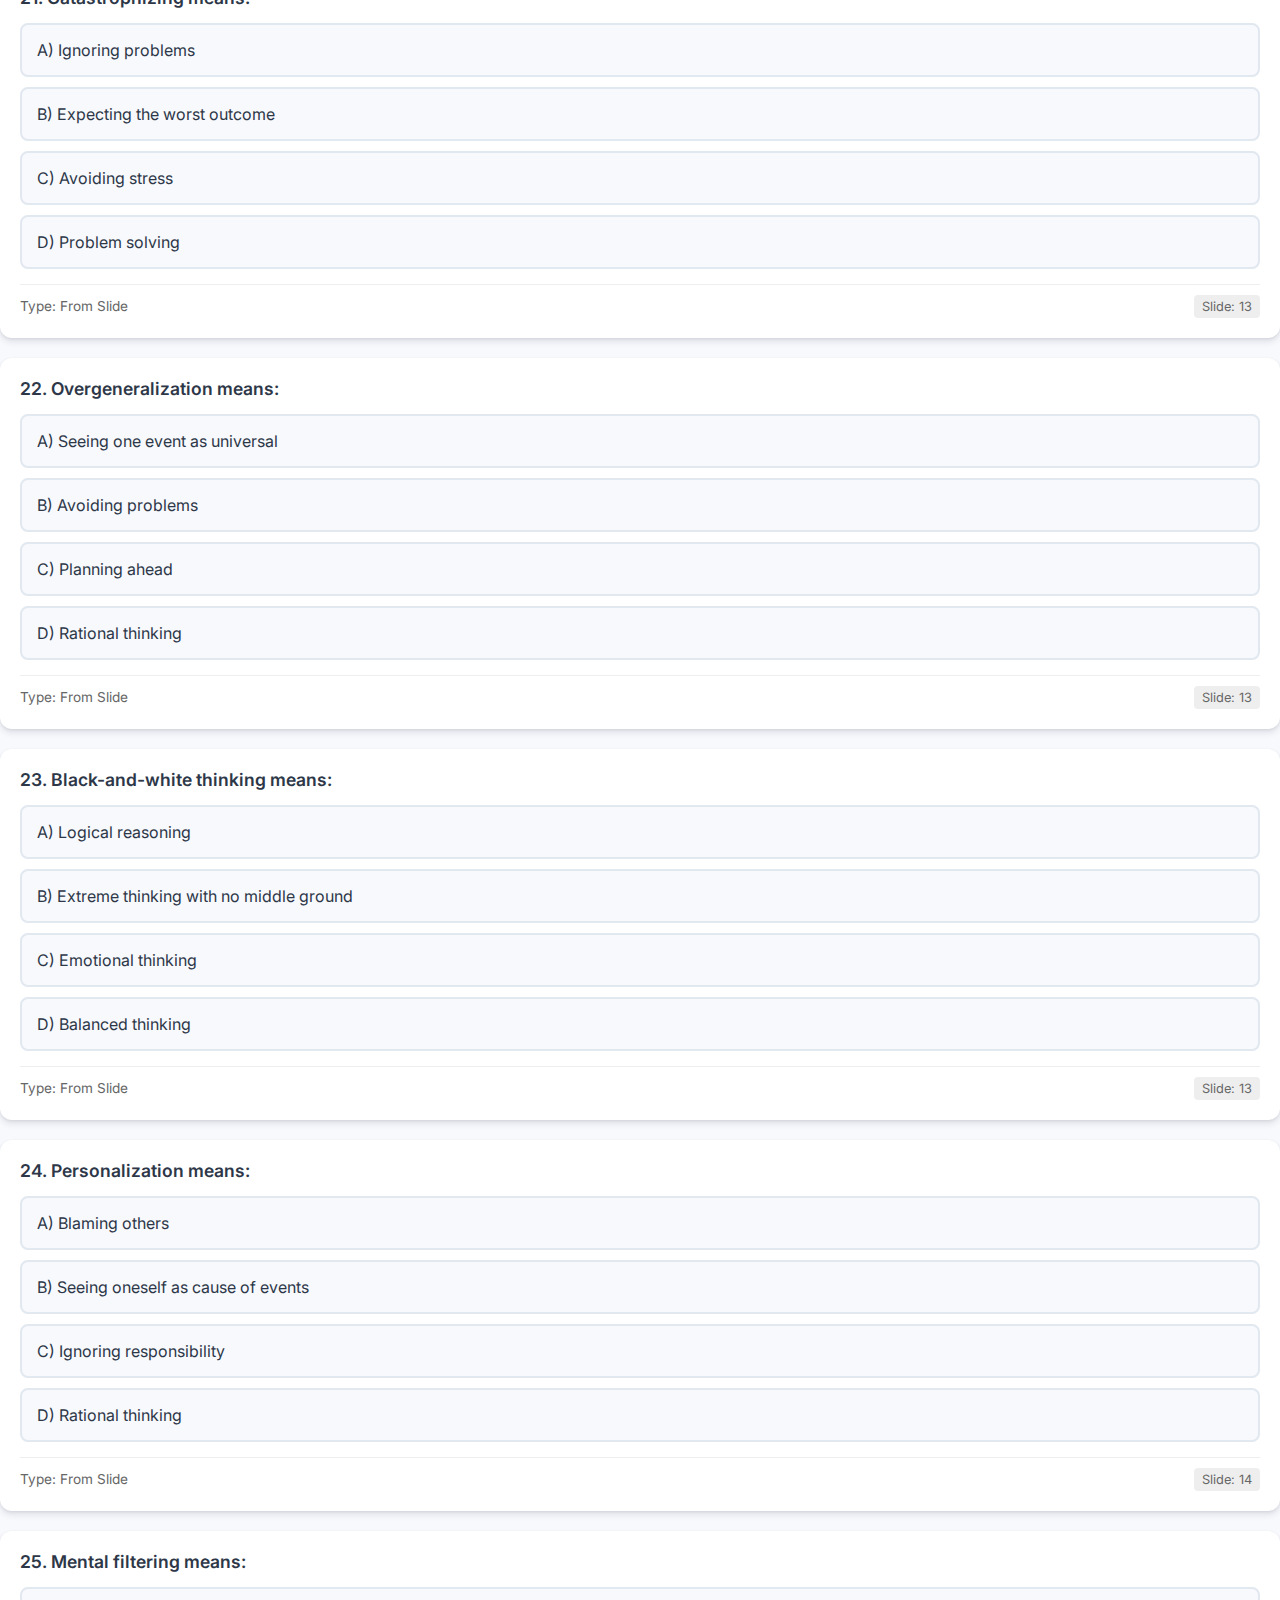
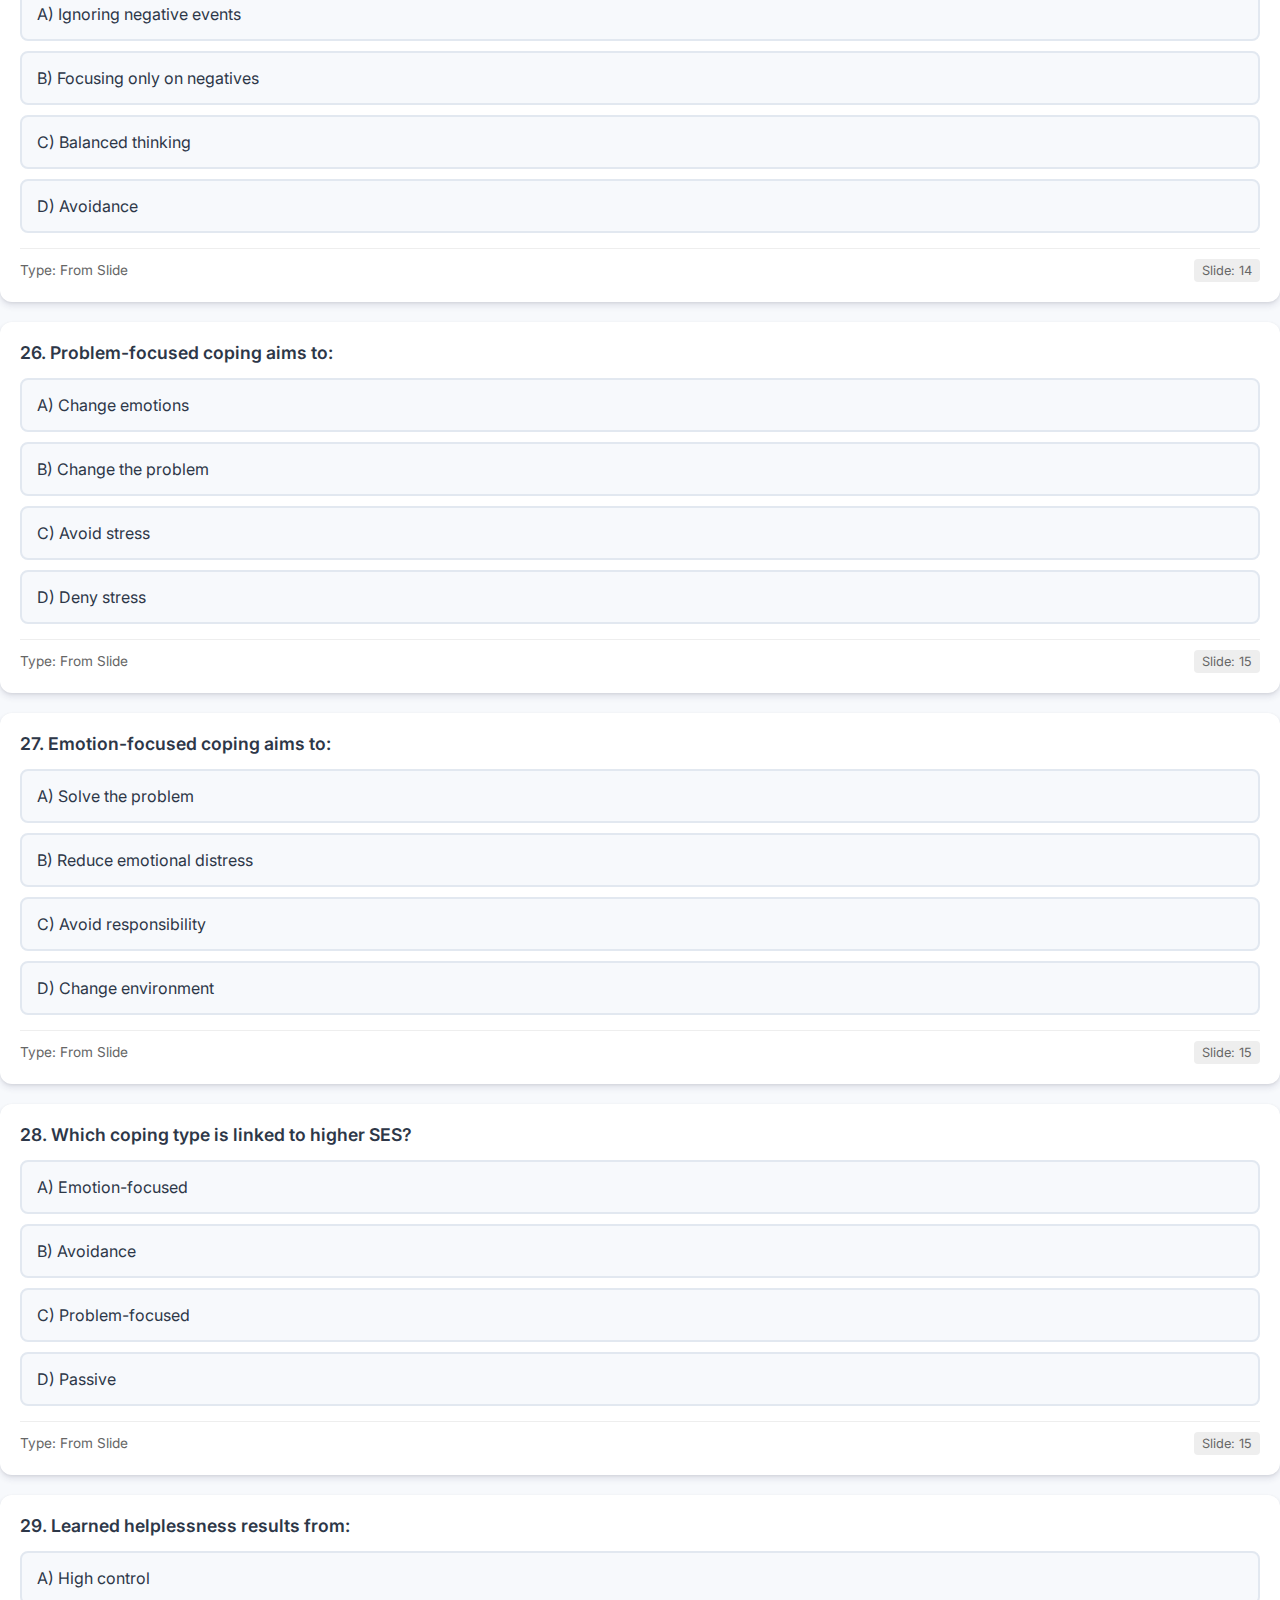
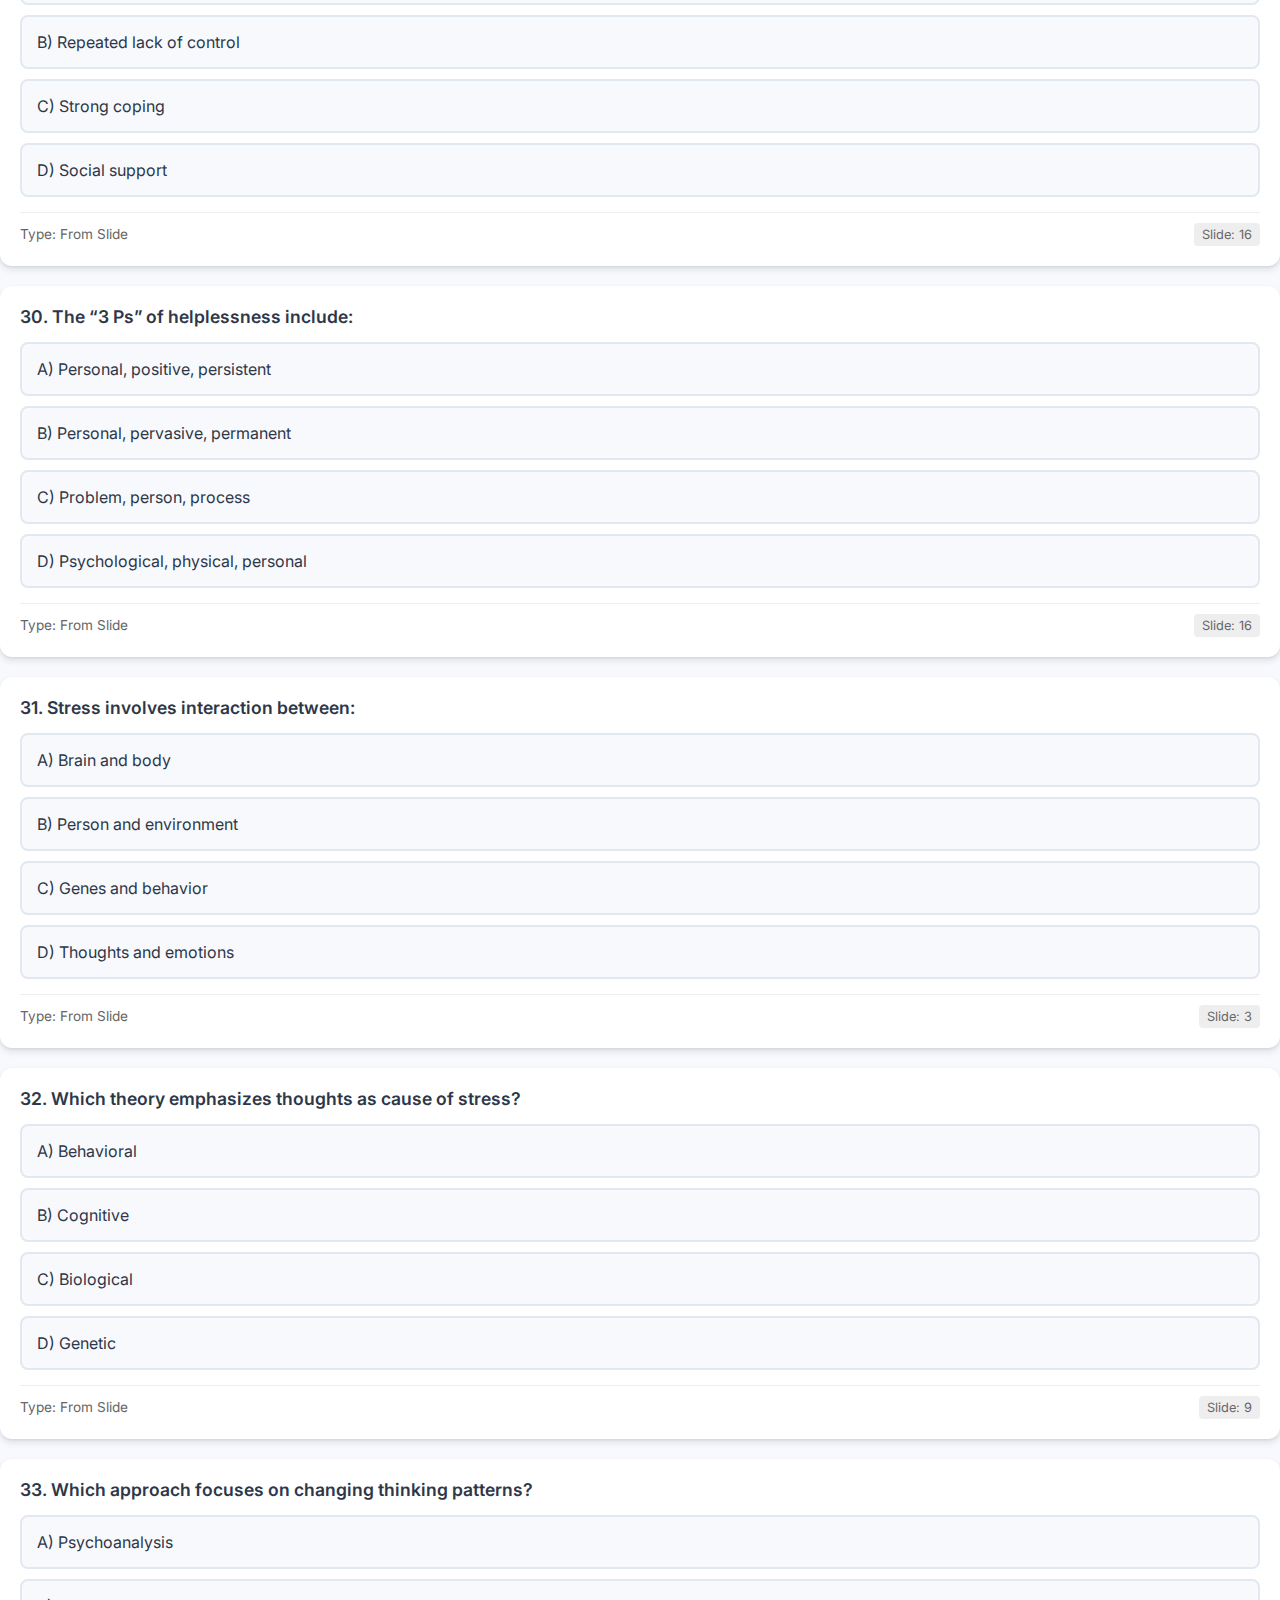
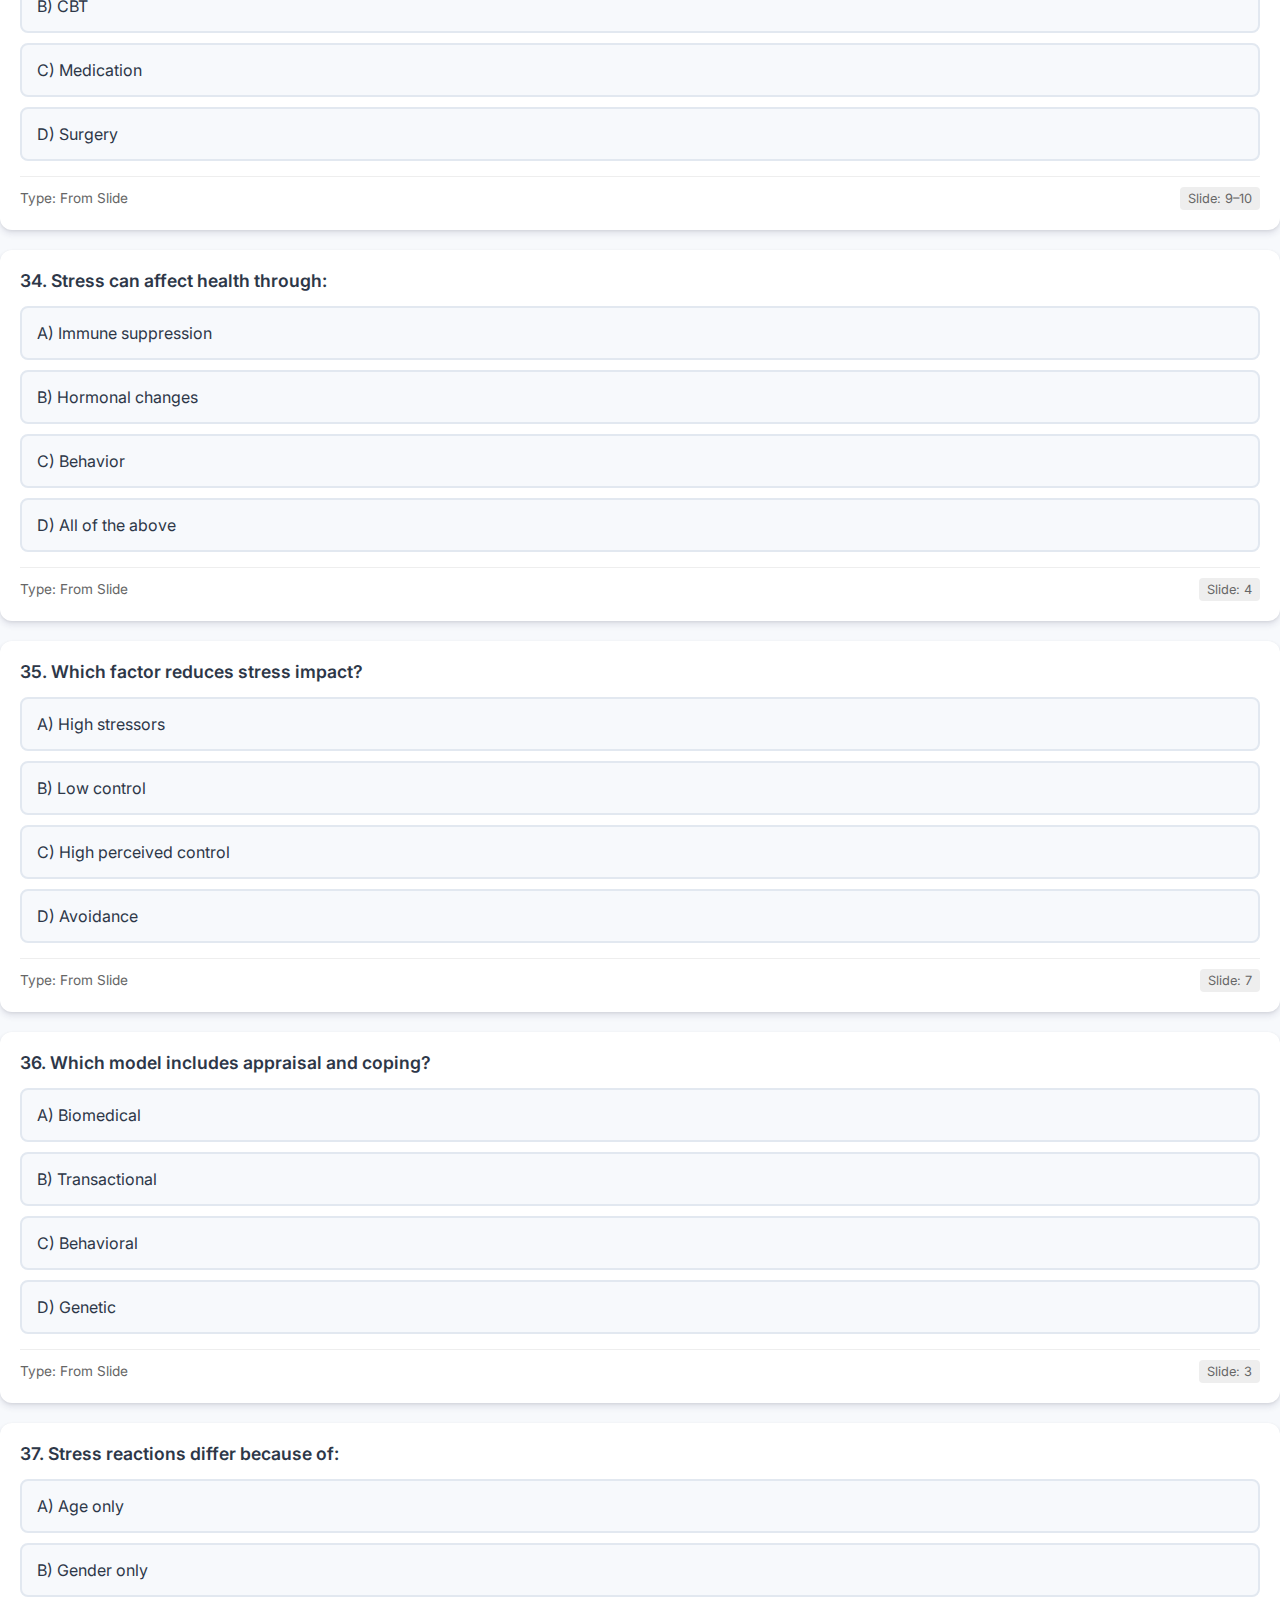
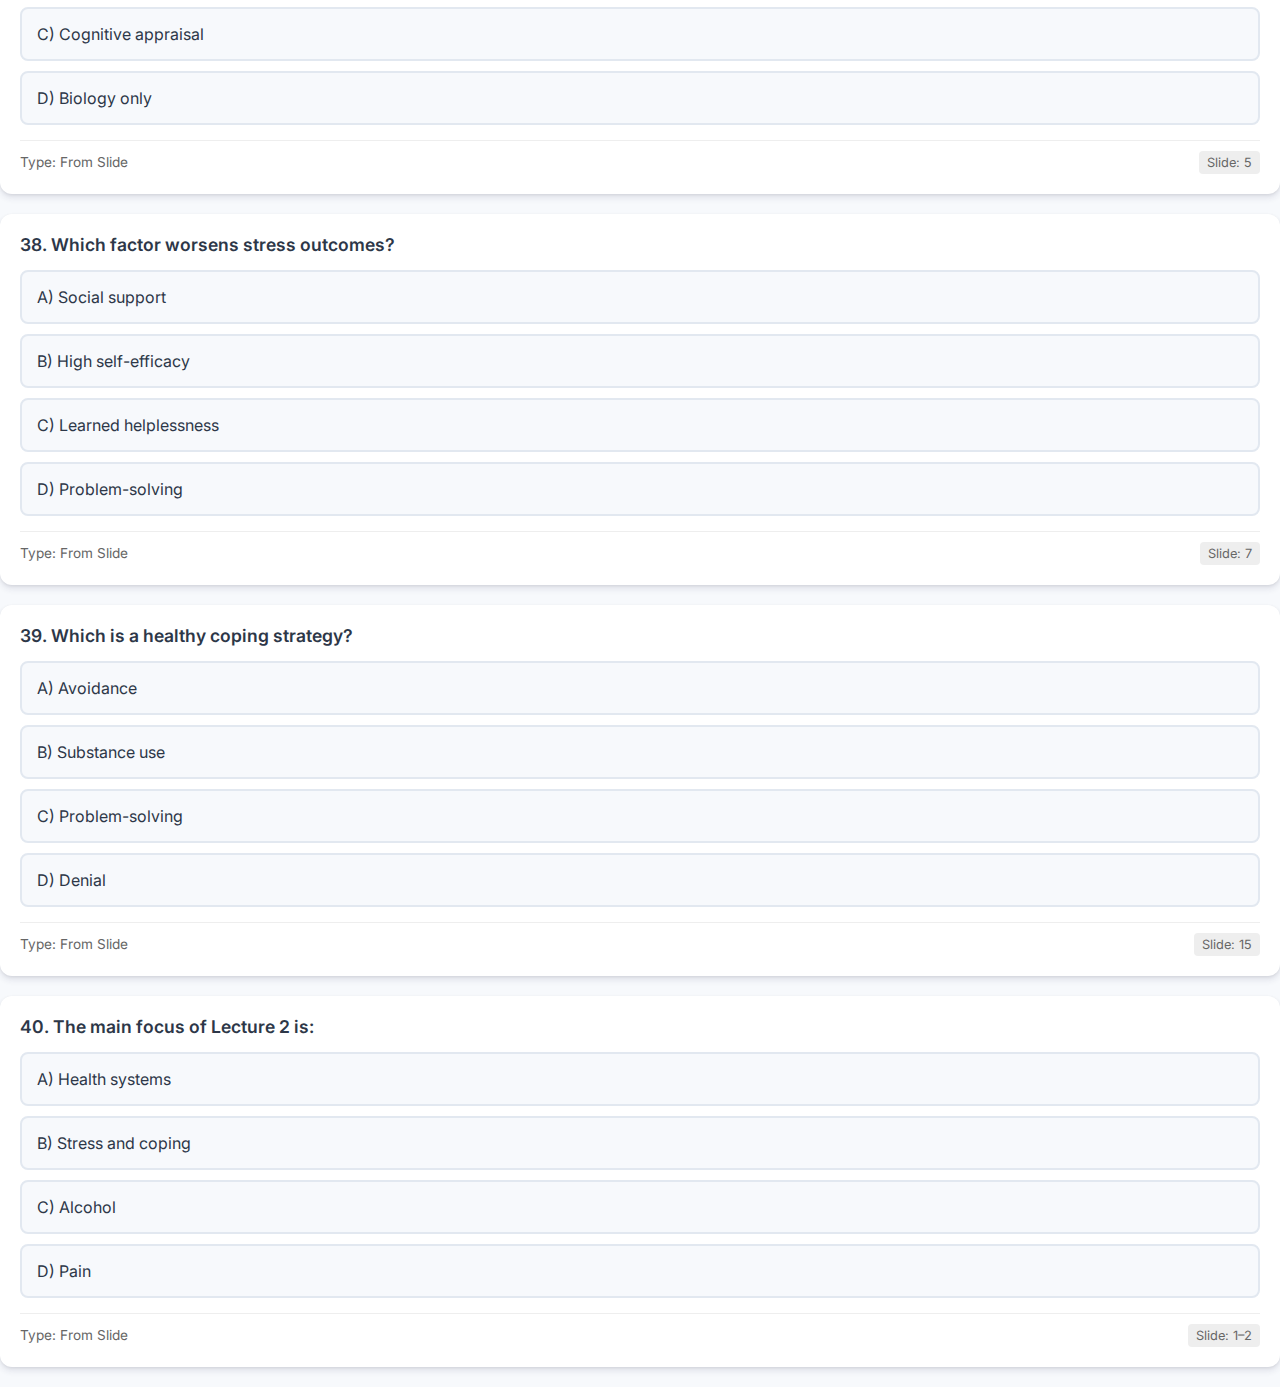
<file: old project/lecture2.html>
<!DOCTYPE html>
<html lang="en">
<head>
    <meta charset="UTF-8">
    <meta name="viewport" content="width=device-width, initial-scale=1.0">
    <title>Lecture 2 – MCQ Practice</title>
    <link rel="stylesheet" href="style.css">
    <link href="https://fonts.googleapis.com/css2?family=Inter:wght@400;600;700&display=swap" rel="stylesheet">
</head>
<body>
    <div class="container">
        <div class="header-controls">
            <a href="index.html" class="btn" style="background-color: #7f8c8d; color: white; text-decoration: none;">&larr; Home</a>
            <div class="score-board" id="score-display">Score: 0 / 40</div>
            <div class="action-buttons">
                <button id="reset-btn" class="btn btn-reset">Reset Quiz</button>
                <button id="show-answers-btn" class="btn btn-show">Show All Correct Answers</button>
            </div>
        </div>

        <h1>Lecture 2 Practice</h1>
        
        <div id="quiz-container">
            <!-- Questions rendered here -->
        </div>
    </div>
    <script src="script.js"></script>
<!--Start of Tawk.to Script-->
<script type="text/javascript">
var Tawk_API=Tawk_API||{}, Tawk_LoadStart=new Date();
(function(){
var s1=document.createElement("script"),s0=document.getElementsByTagName("script")[0];
s1.async=true;
s1.src='https://embed.tawk.to/656f1230bfb79148e59a4600/1jgerpmr7';
s1.charset='UTF-8';
s1.setAttribute('crossorigin','*');
s0.parentNode.insertBefore(s1,s0);
})();
</script>
<!--End of Tawk.to Script-->
</body>
</html>
</file>
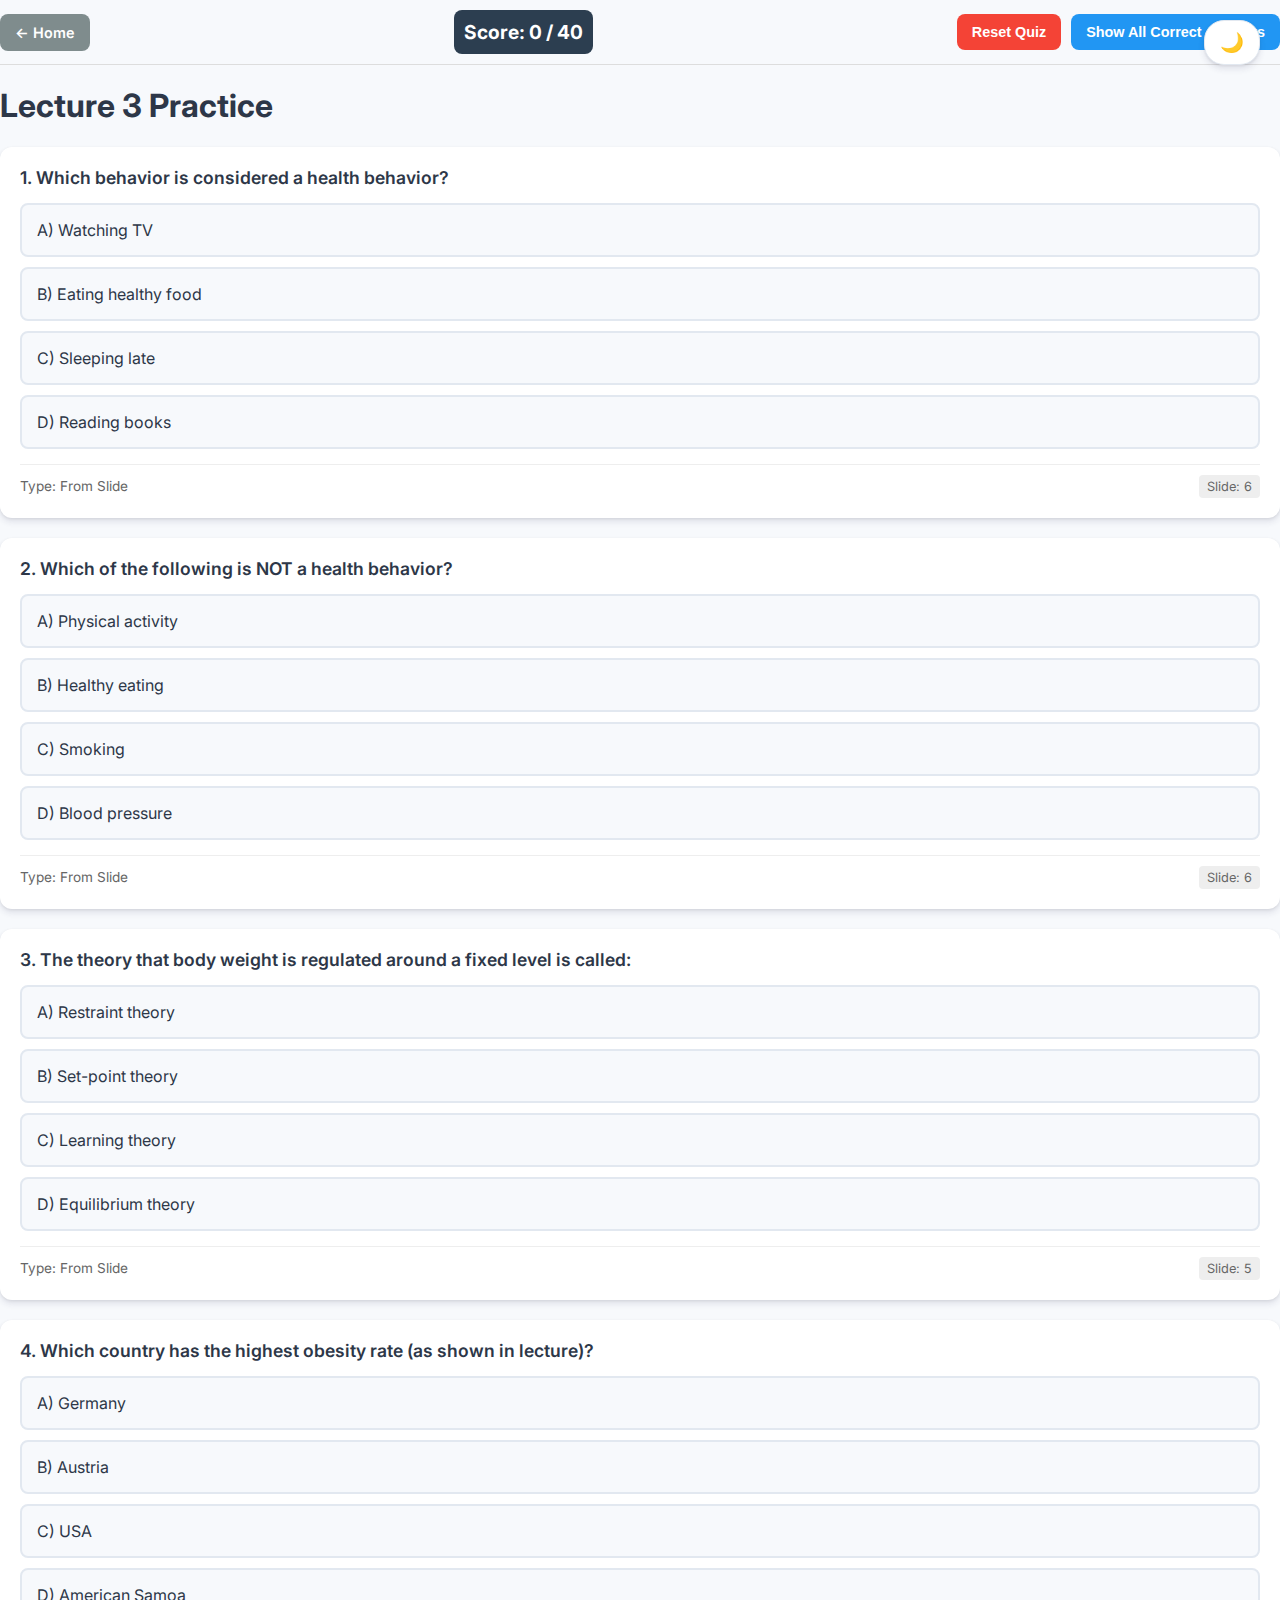
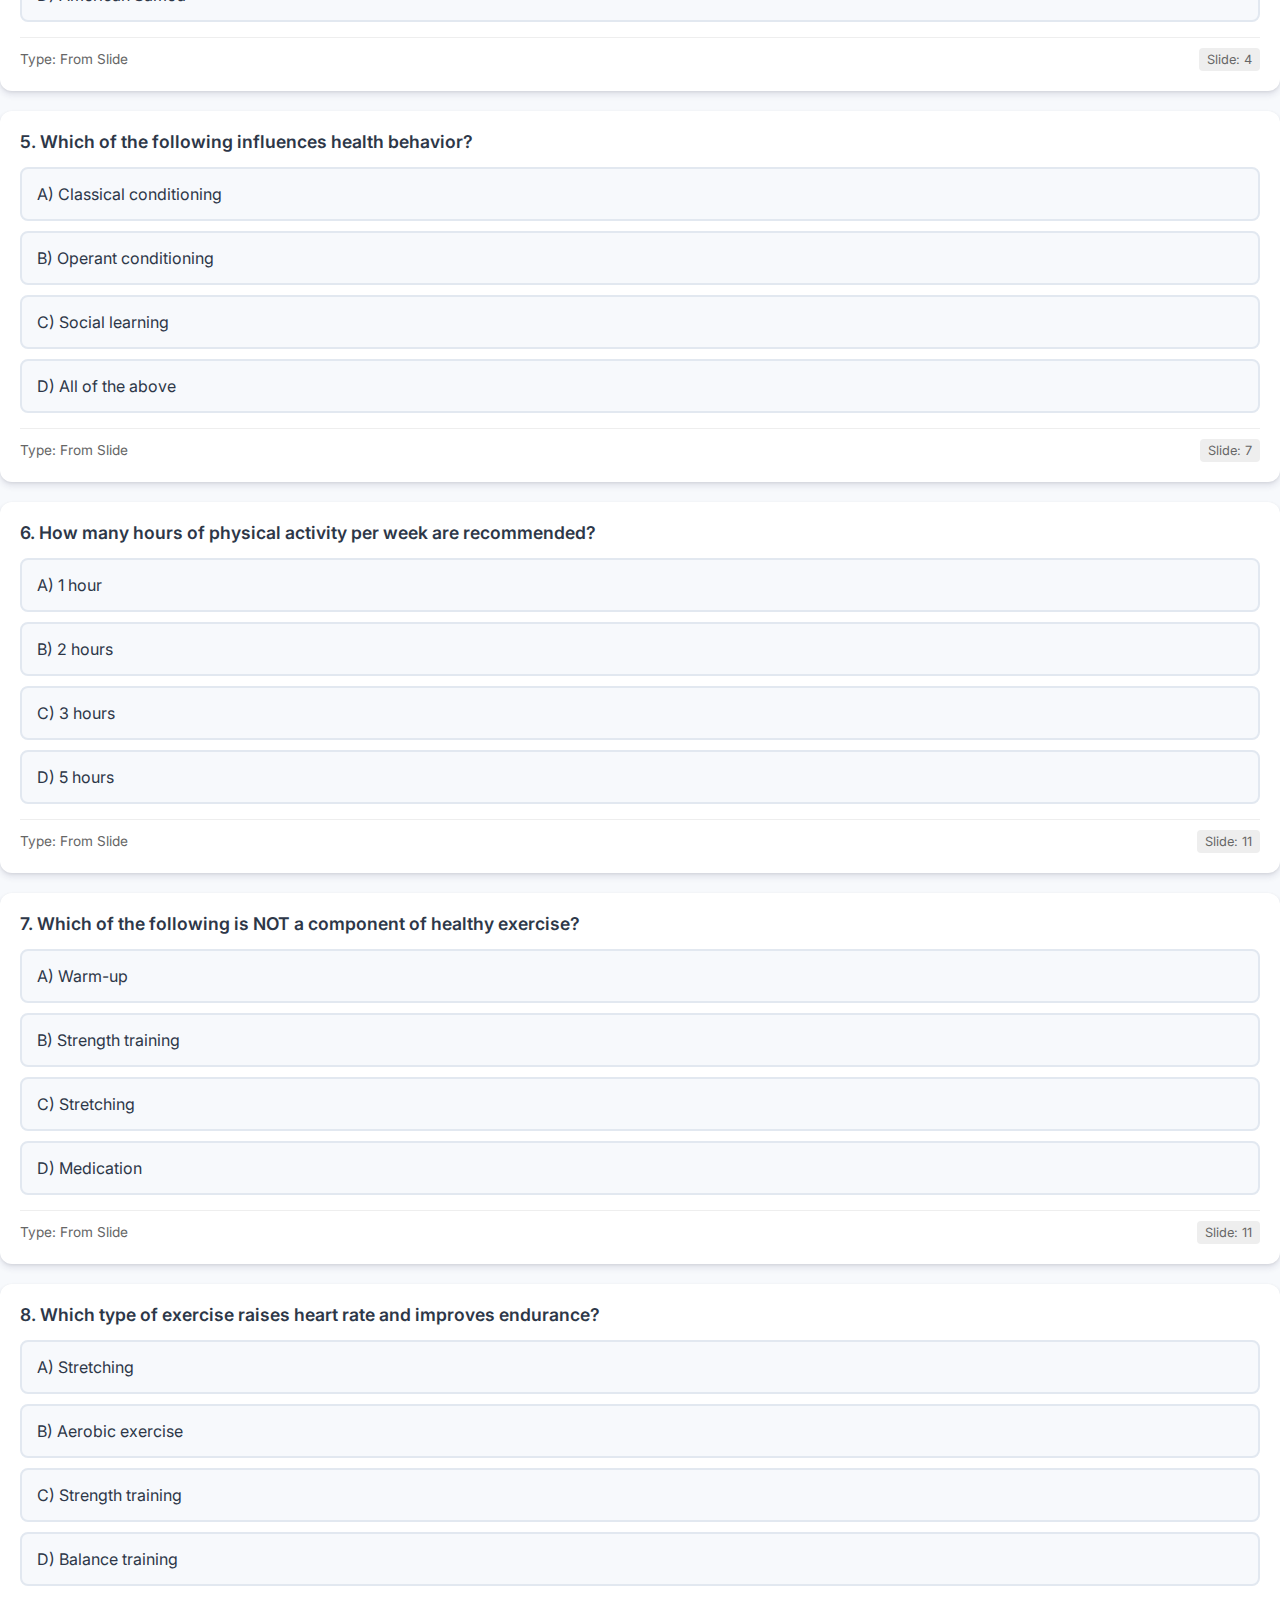
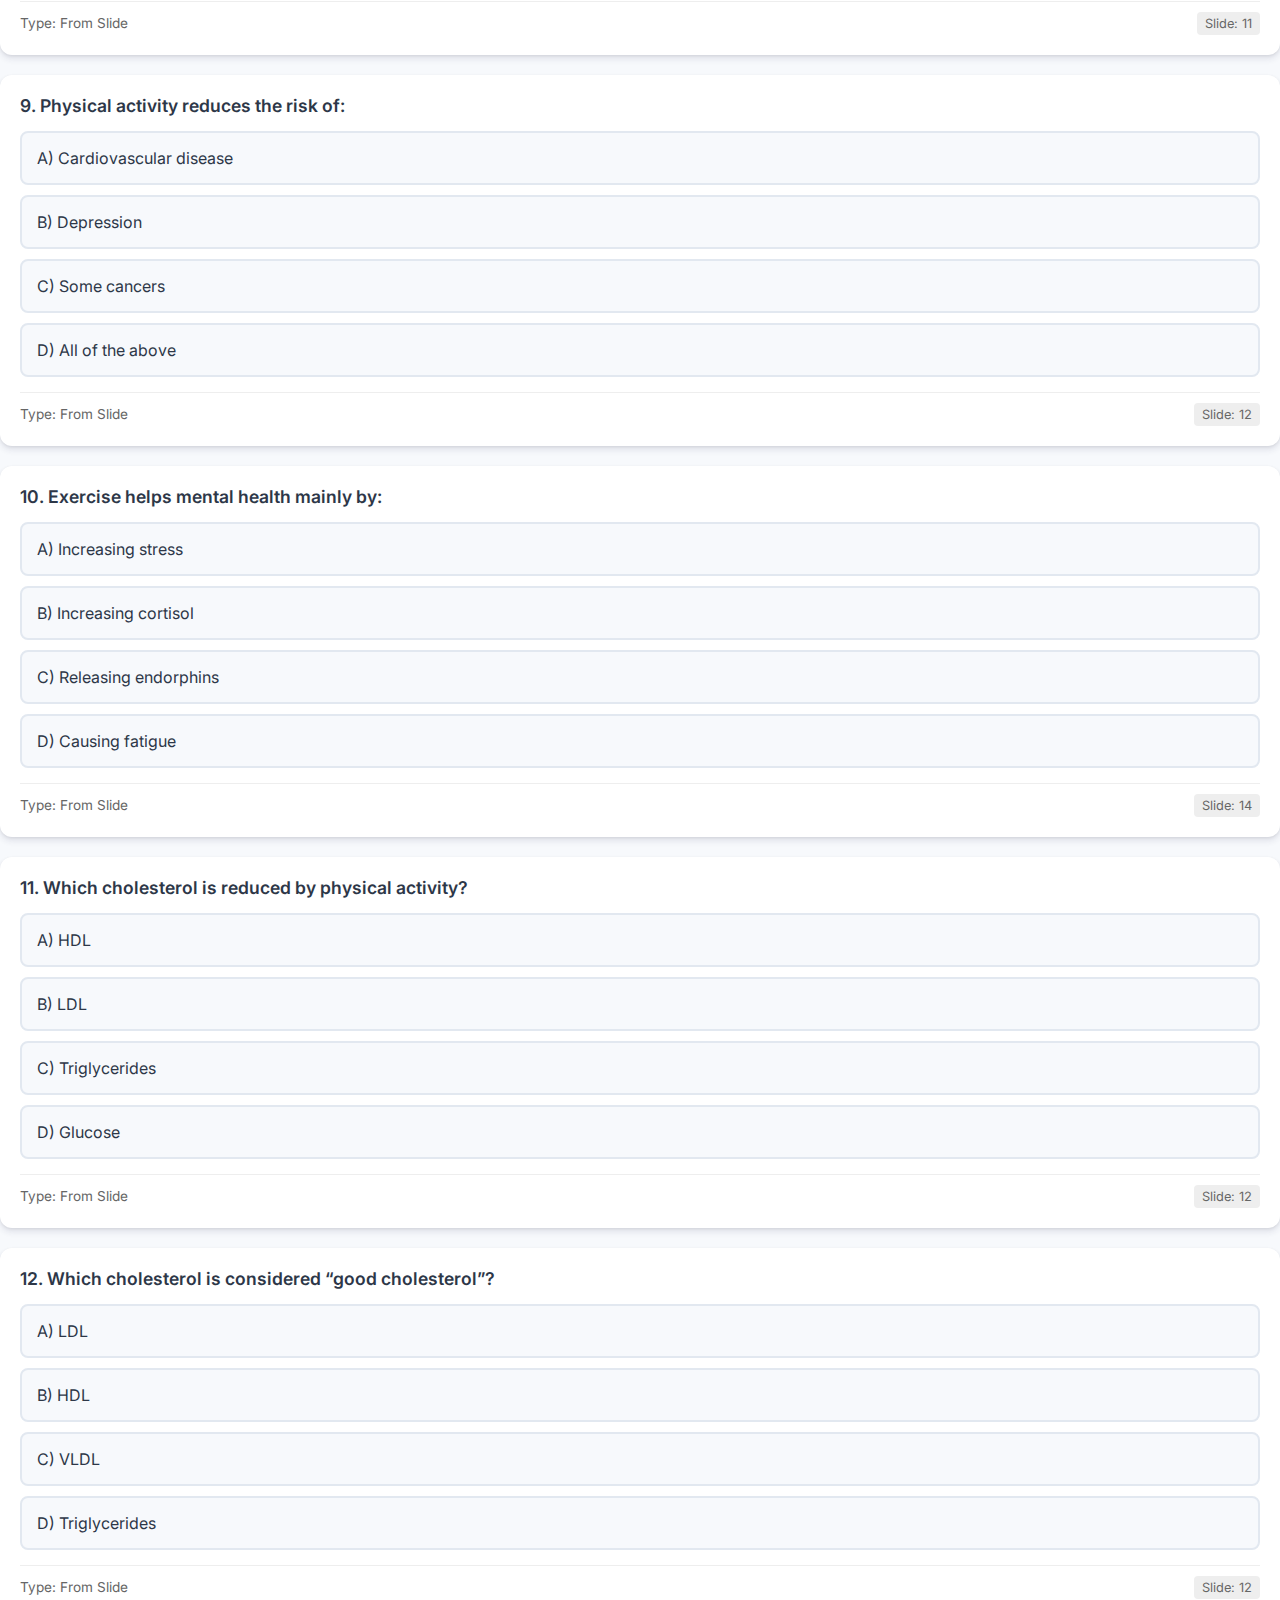
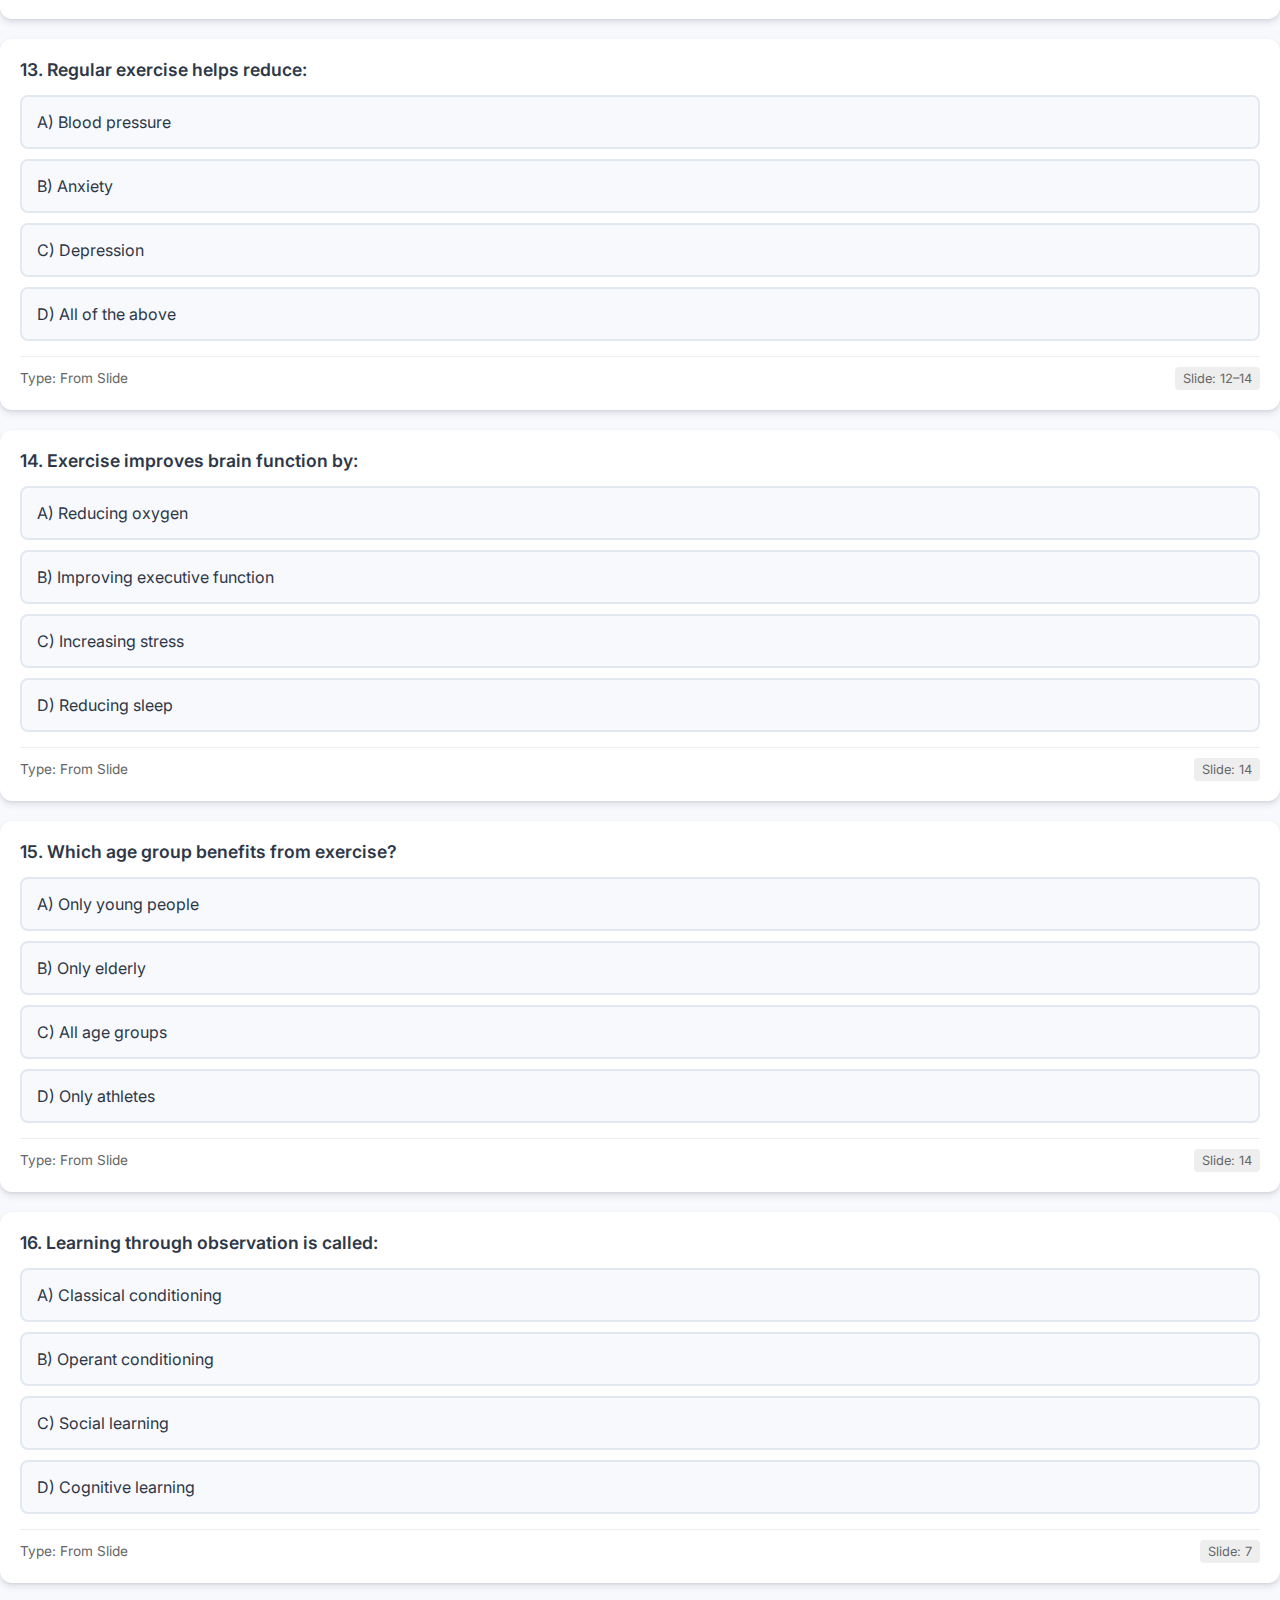
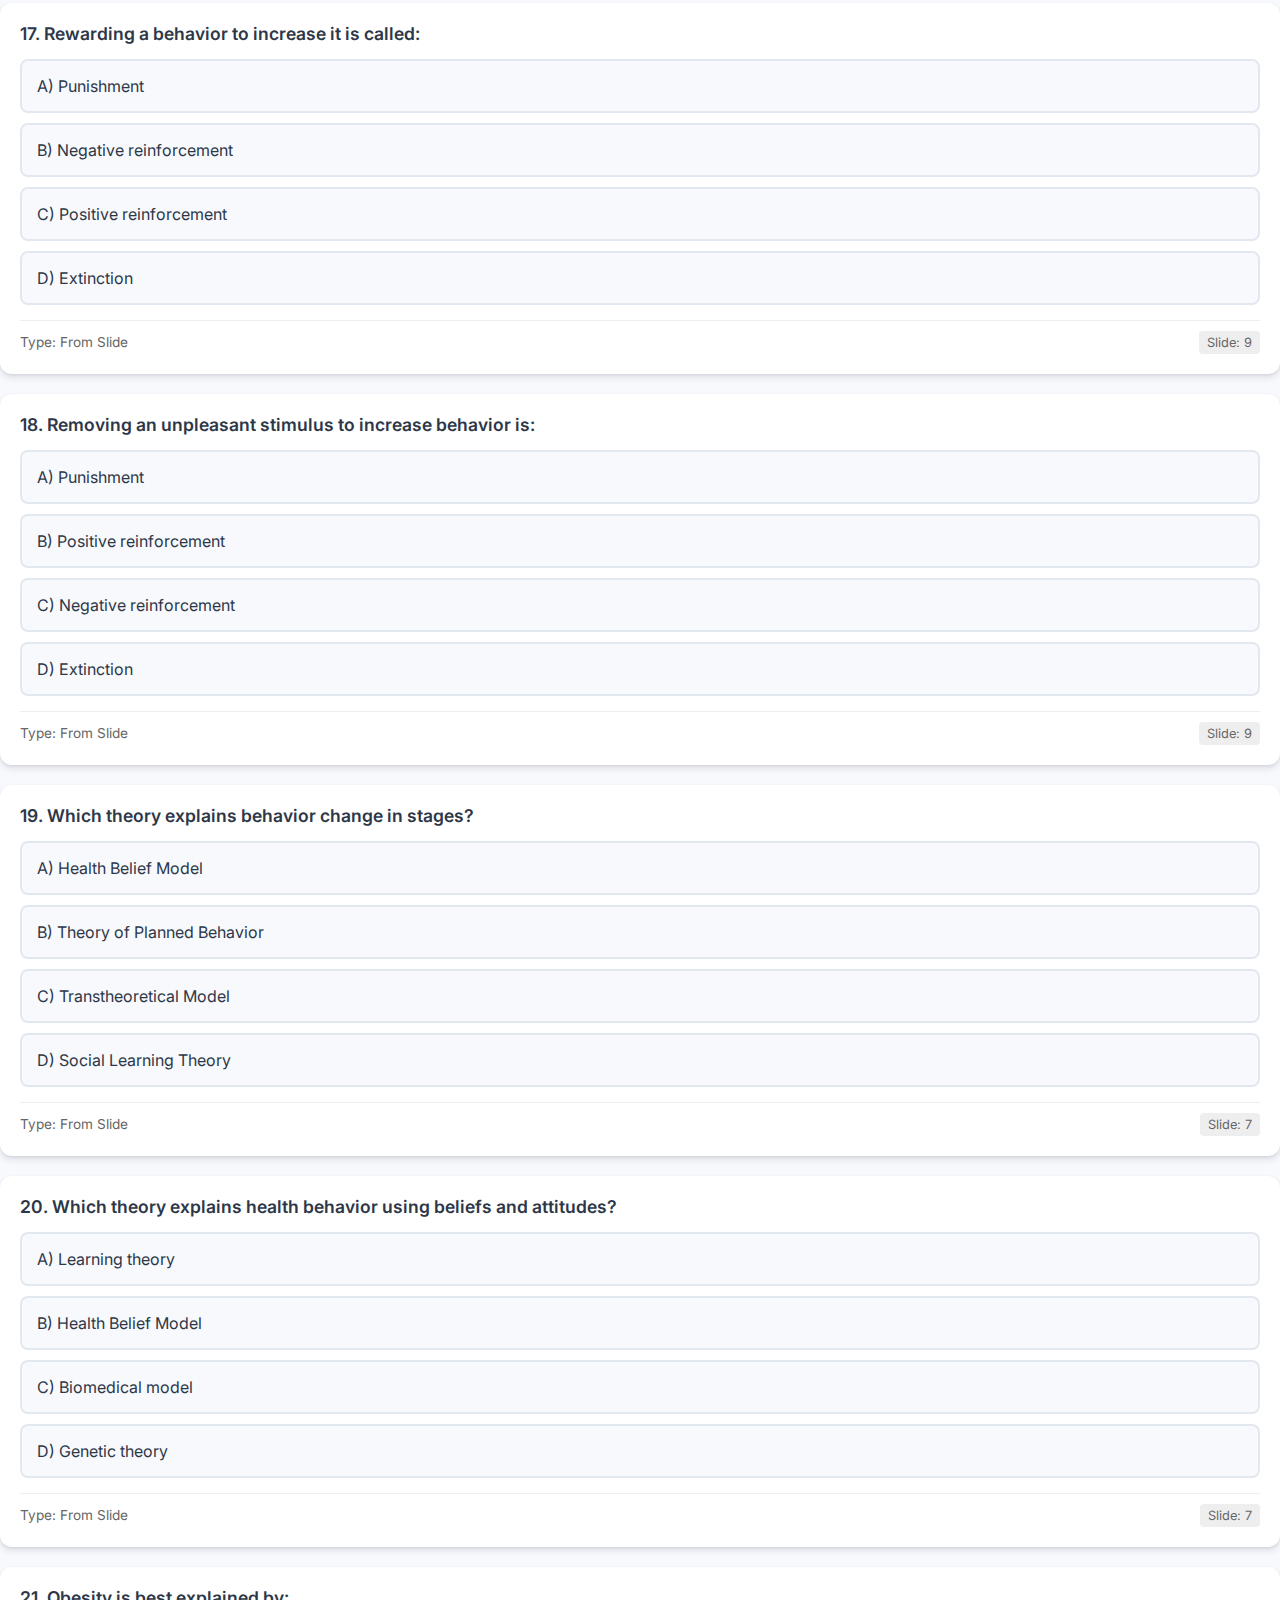
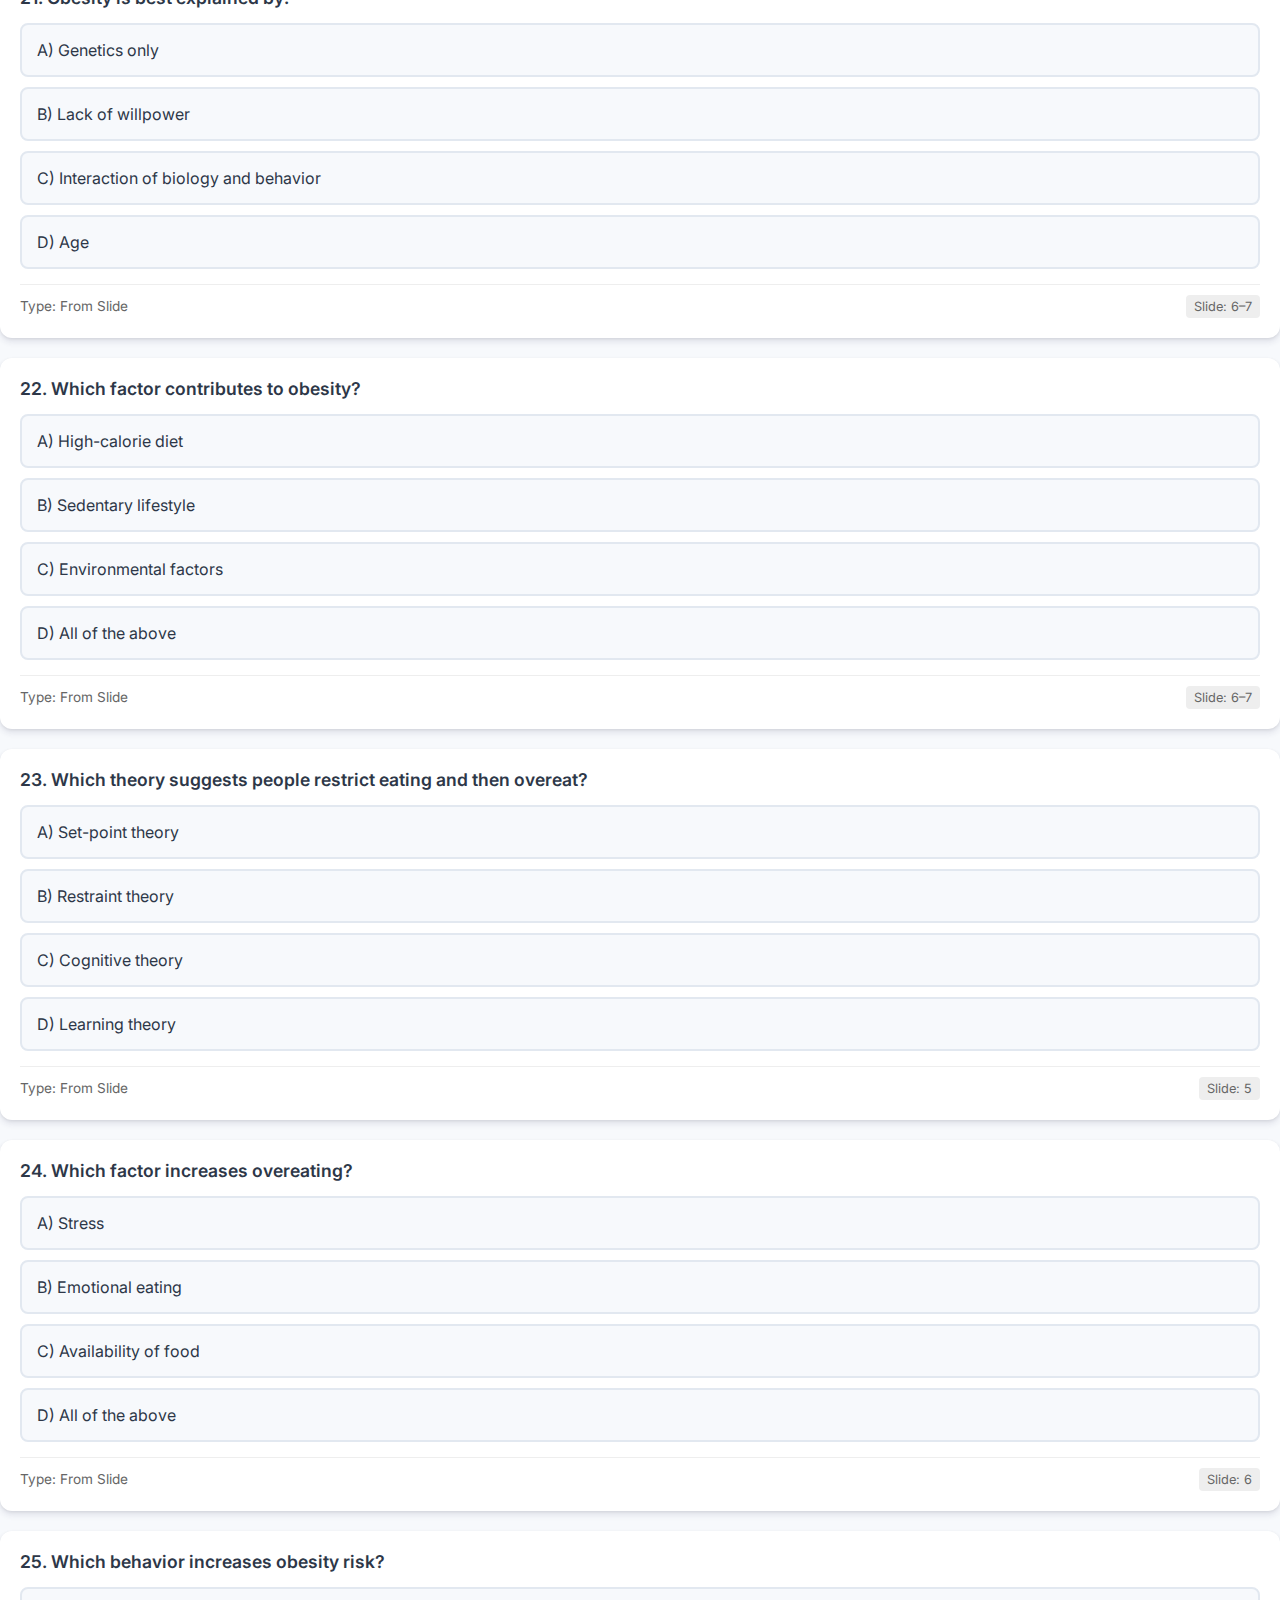
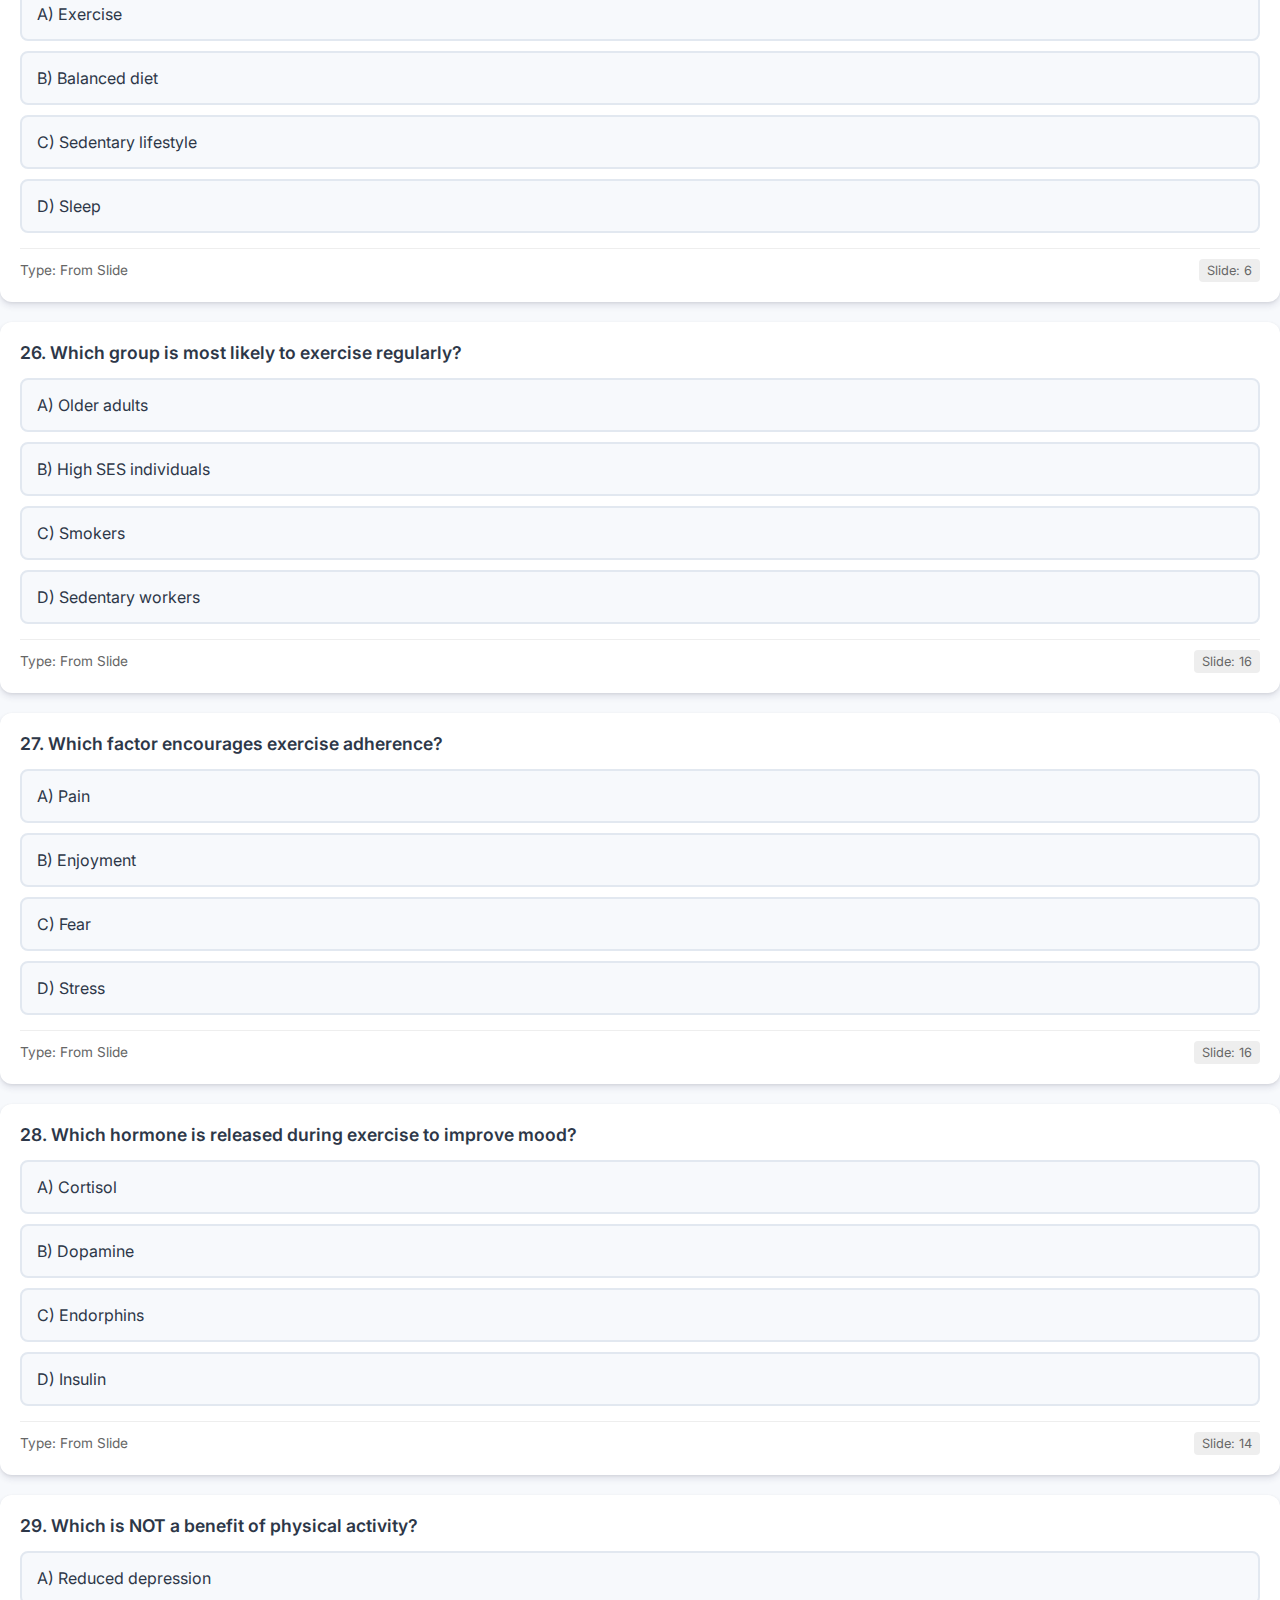
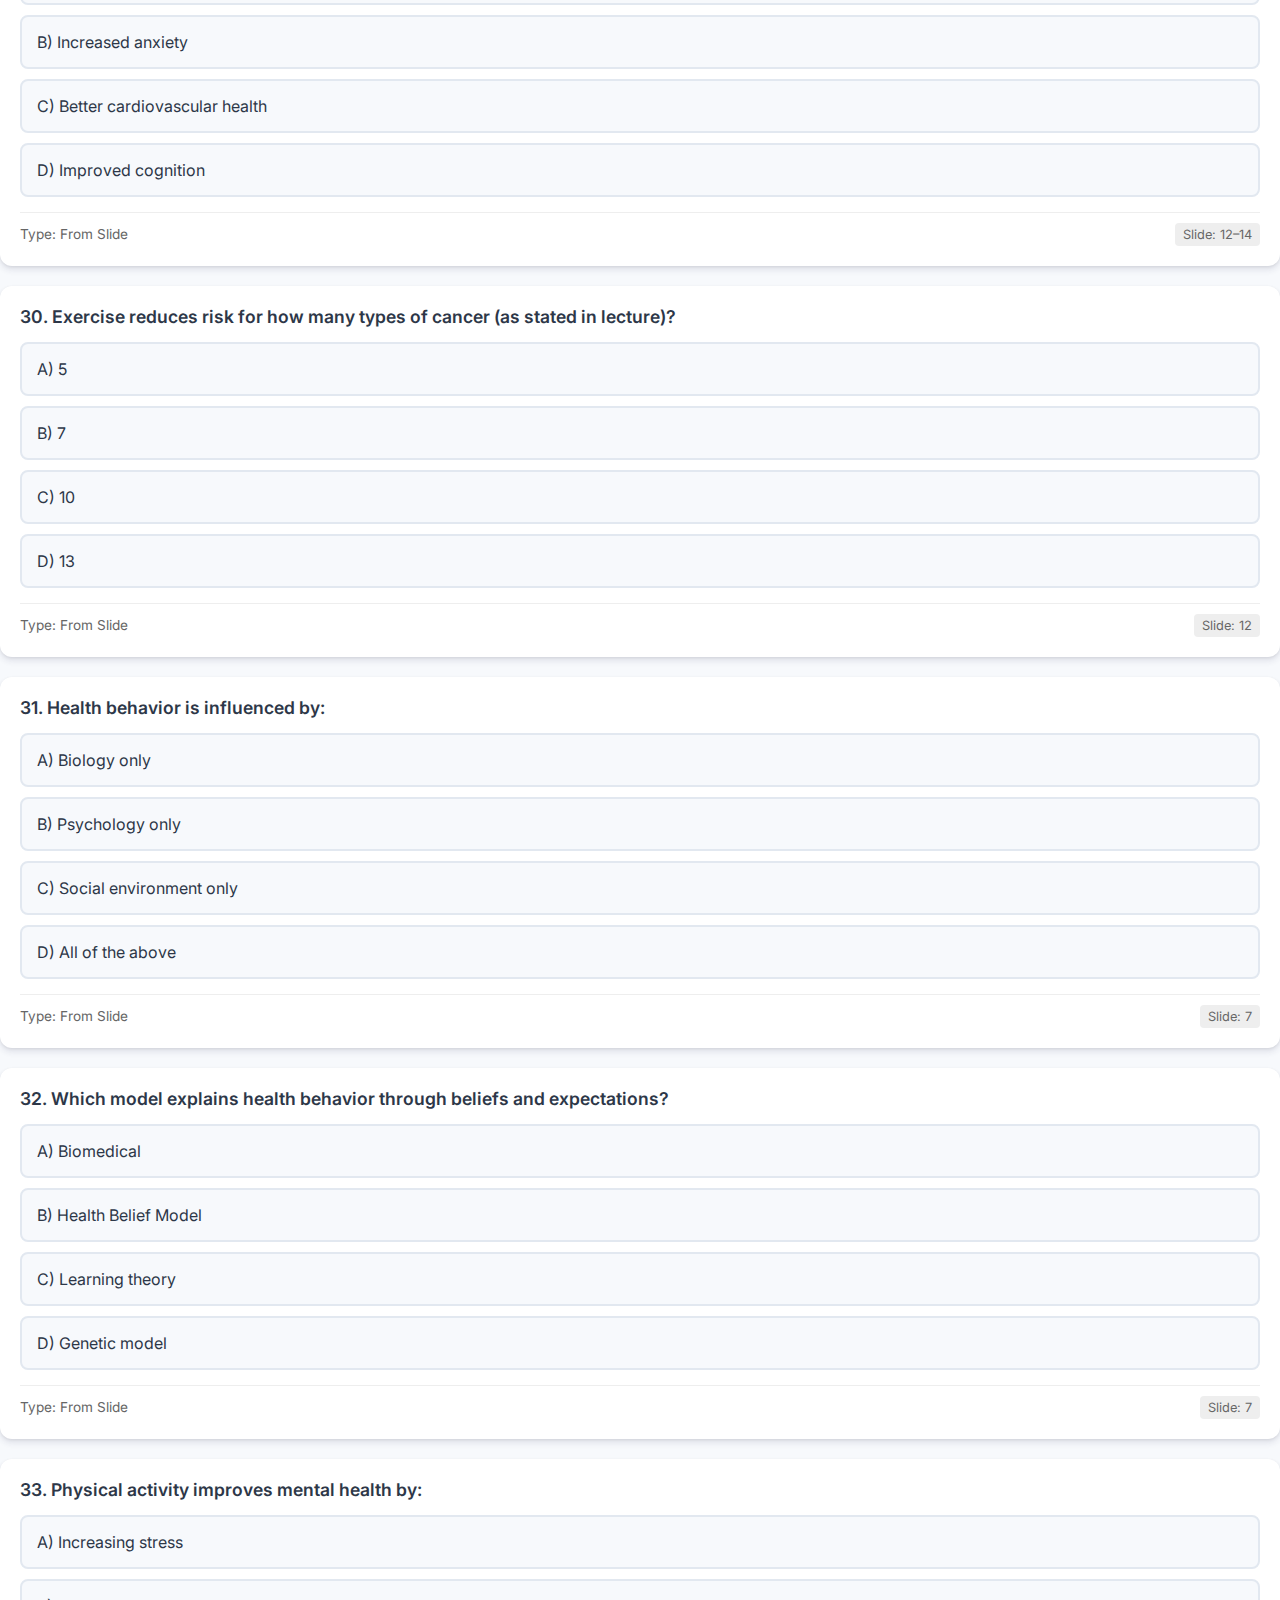
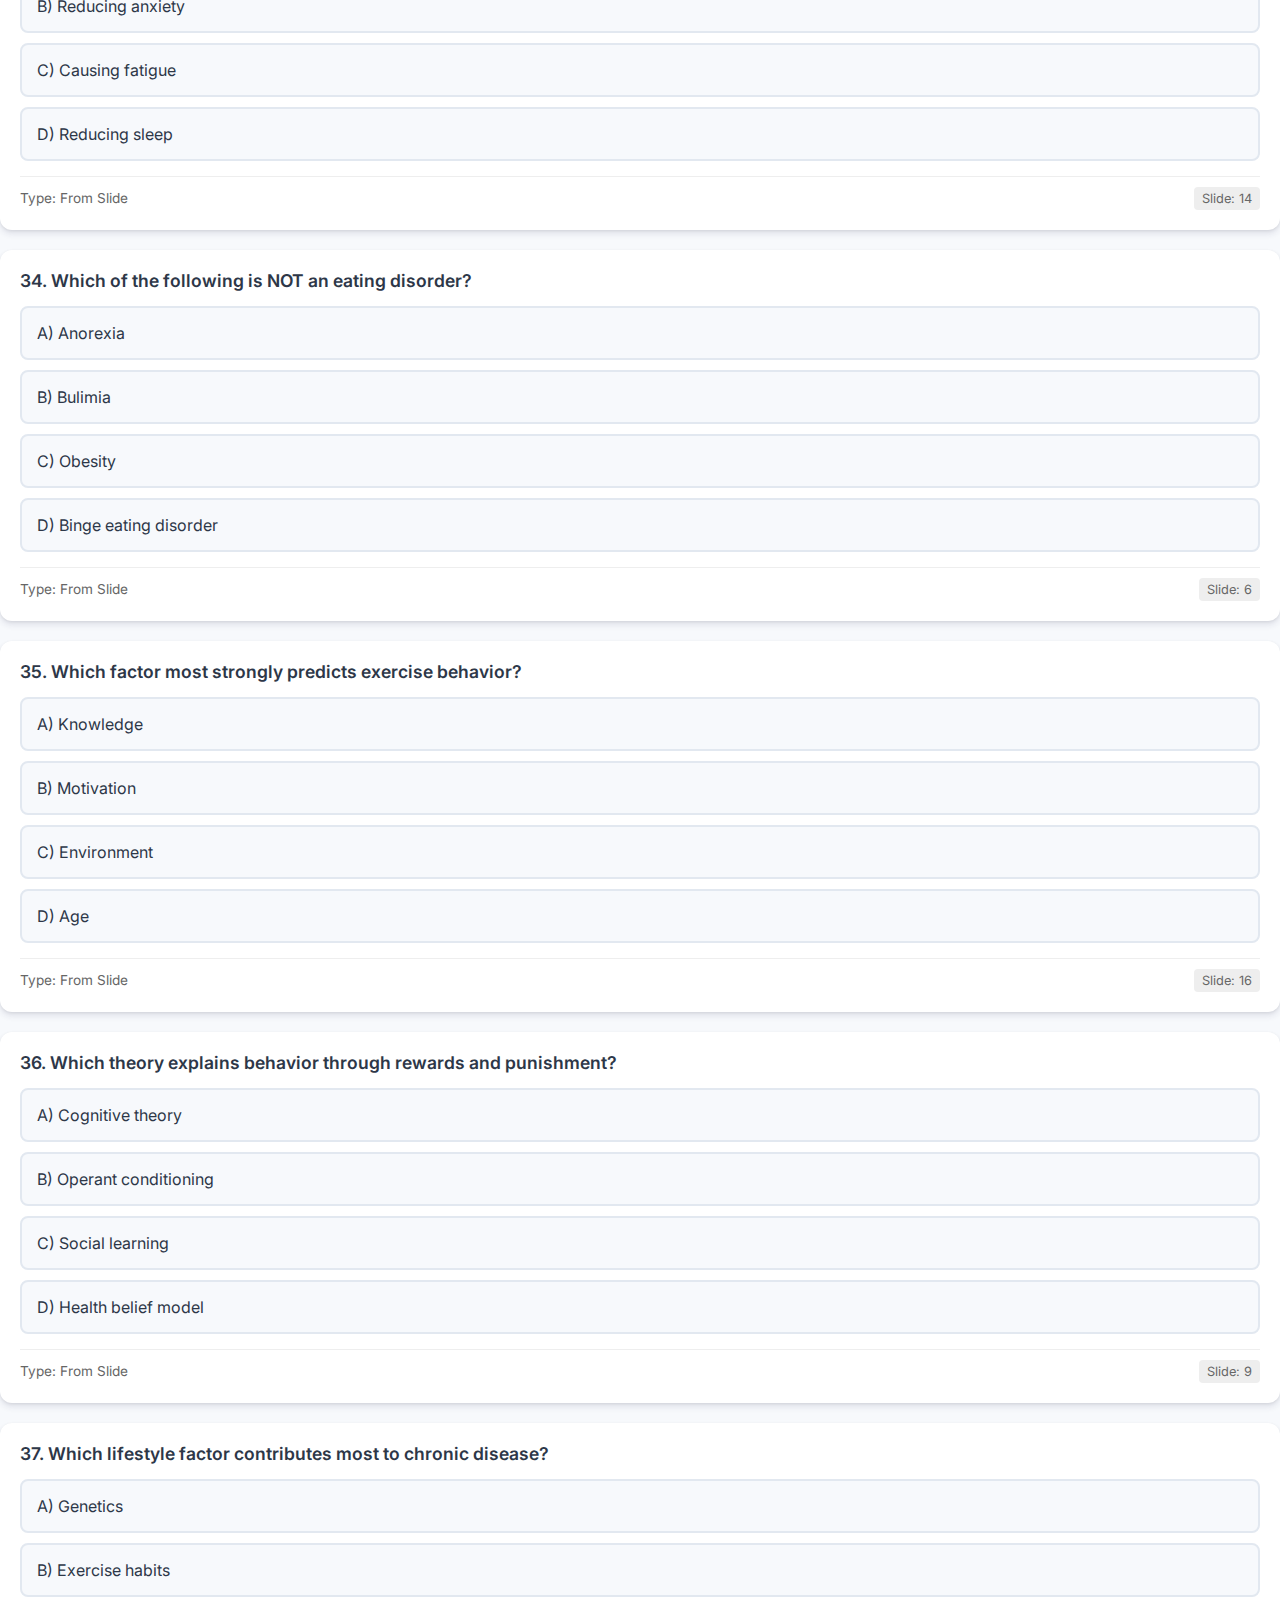
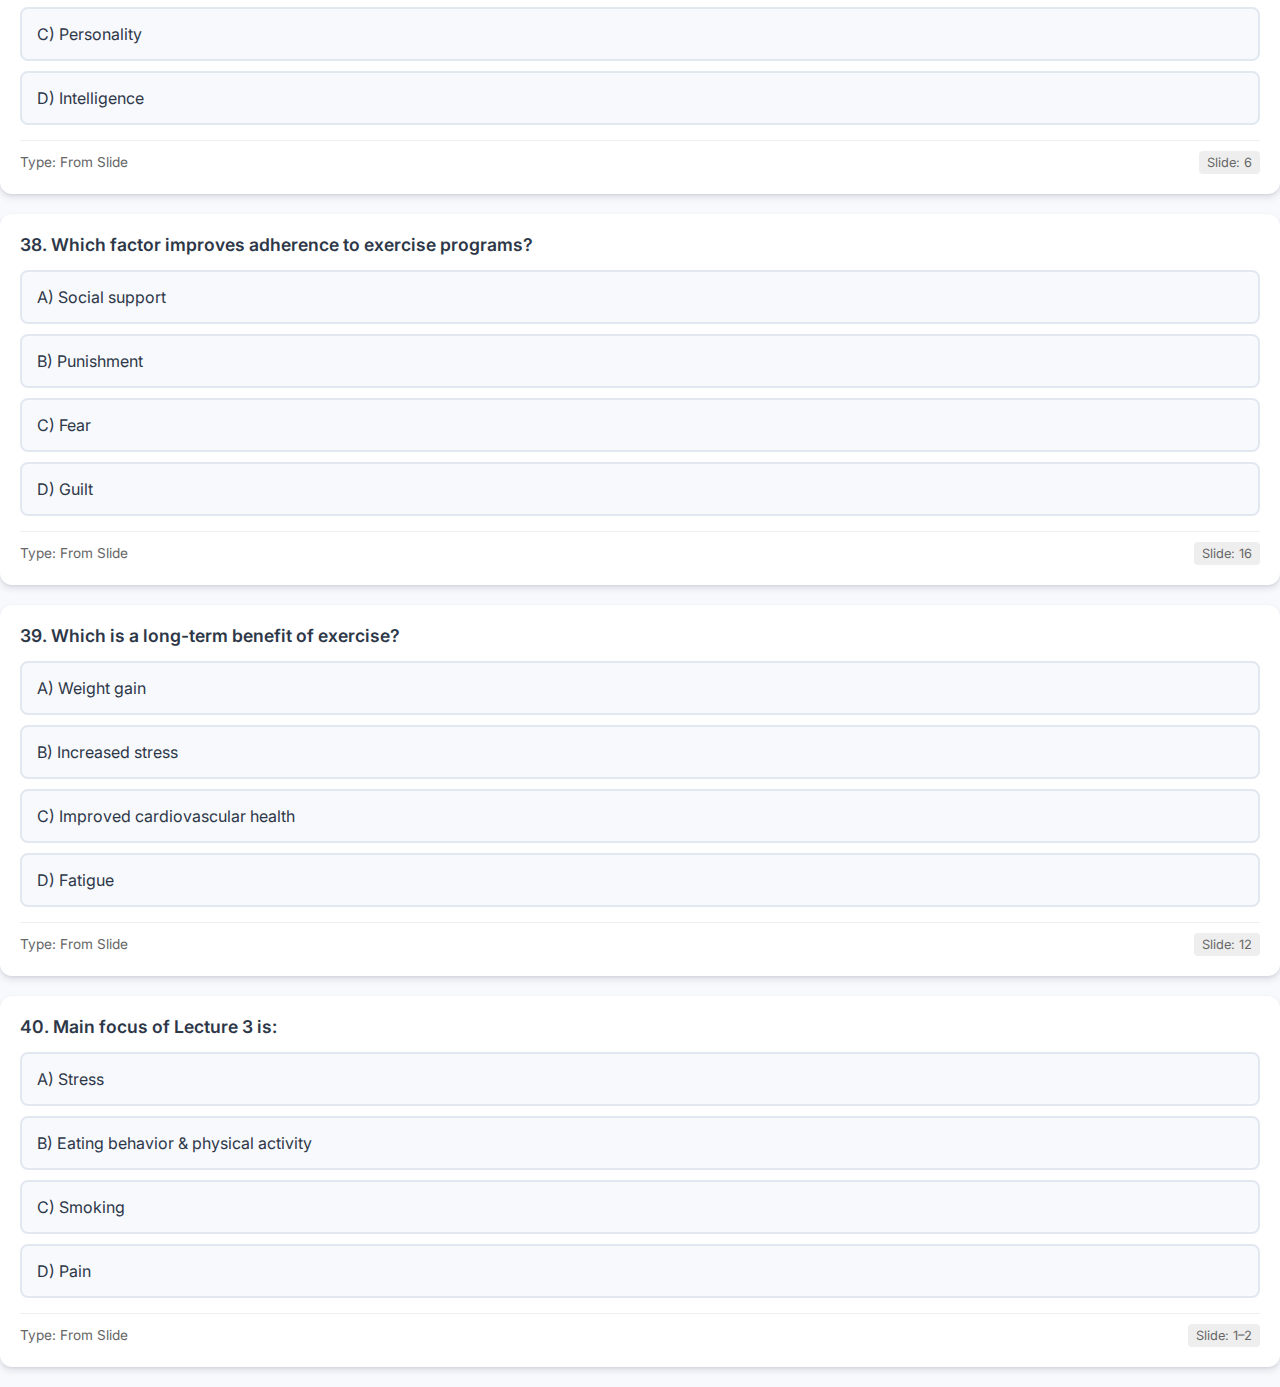
<file: old project/lecture3.html>
<!DOCTYPE html>
<html lang="en">
<head>
    <meta charset="UTF-8">
    <meta name="viewport" content="width=device-width, initial-scale=1.0">
    <title>Lecture 3 – MCQ Practice</title>
    <link rel="stylesheet" href="style.css">
    <link href="https://fonts.googleapis.com/css2?family=Inter:wght@400;600;700&display=swap" rel="stylesheet">
</head>
<body>
    <div class="container">
        <div class="header-controls">
            <a href="index.html" class="btn" style="background-color: #7f8c8d; color: white; text-decoration: none;">&larr; Home</a>
            <div class="score-board" id="score-display">Score: 0 / 40</div>
            <div class="action-buttons">
                <button id="reset-btn" class="btn btn-reset">Reset Quiz</button>
                <button id="show-answers-btn" class="btn btn-show">Show All Correct Answers</button>
            </div>
        </div>

        <h1>Lecture 3 Practice</h1>
        
        <div id="quiz-container">
            <!-- Questions rendered here -->
        </div>
    </div>
    <script src="script.js"></script>
<!--Start of Tawk.to Script-->
<script type="text/javascript">
var Tawk_API=Tawk_API||{}, Tawk_LoadStart=new Date();
(function(){
var s1=document.createElement("script"),s0=document.getElementsByTagName("script")[0];
s1.async=true;
s1.src='https://embed.tawk.to/656f1230bfb79148e59a4600/1jgerpmr7';
s1.charset='UTF-8';
s1.setAttribute('crossorigin','*');
s0.parentNode.insertBefore(s1,s0);
})();
</script>
<!--End of Tawk.to Script-->
</body>
</html>
</file>
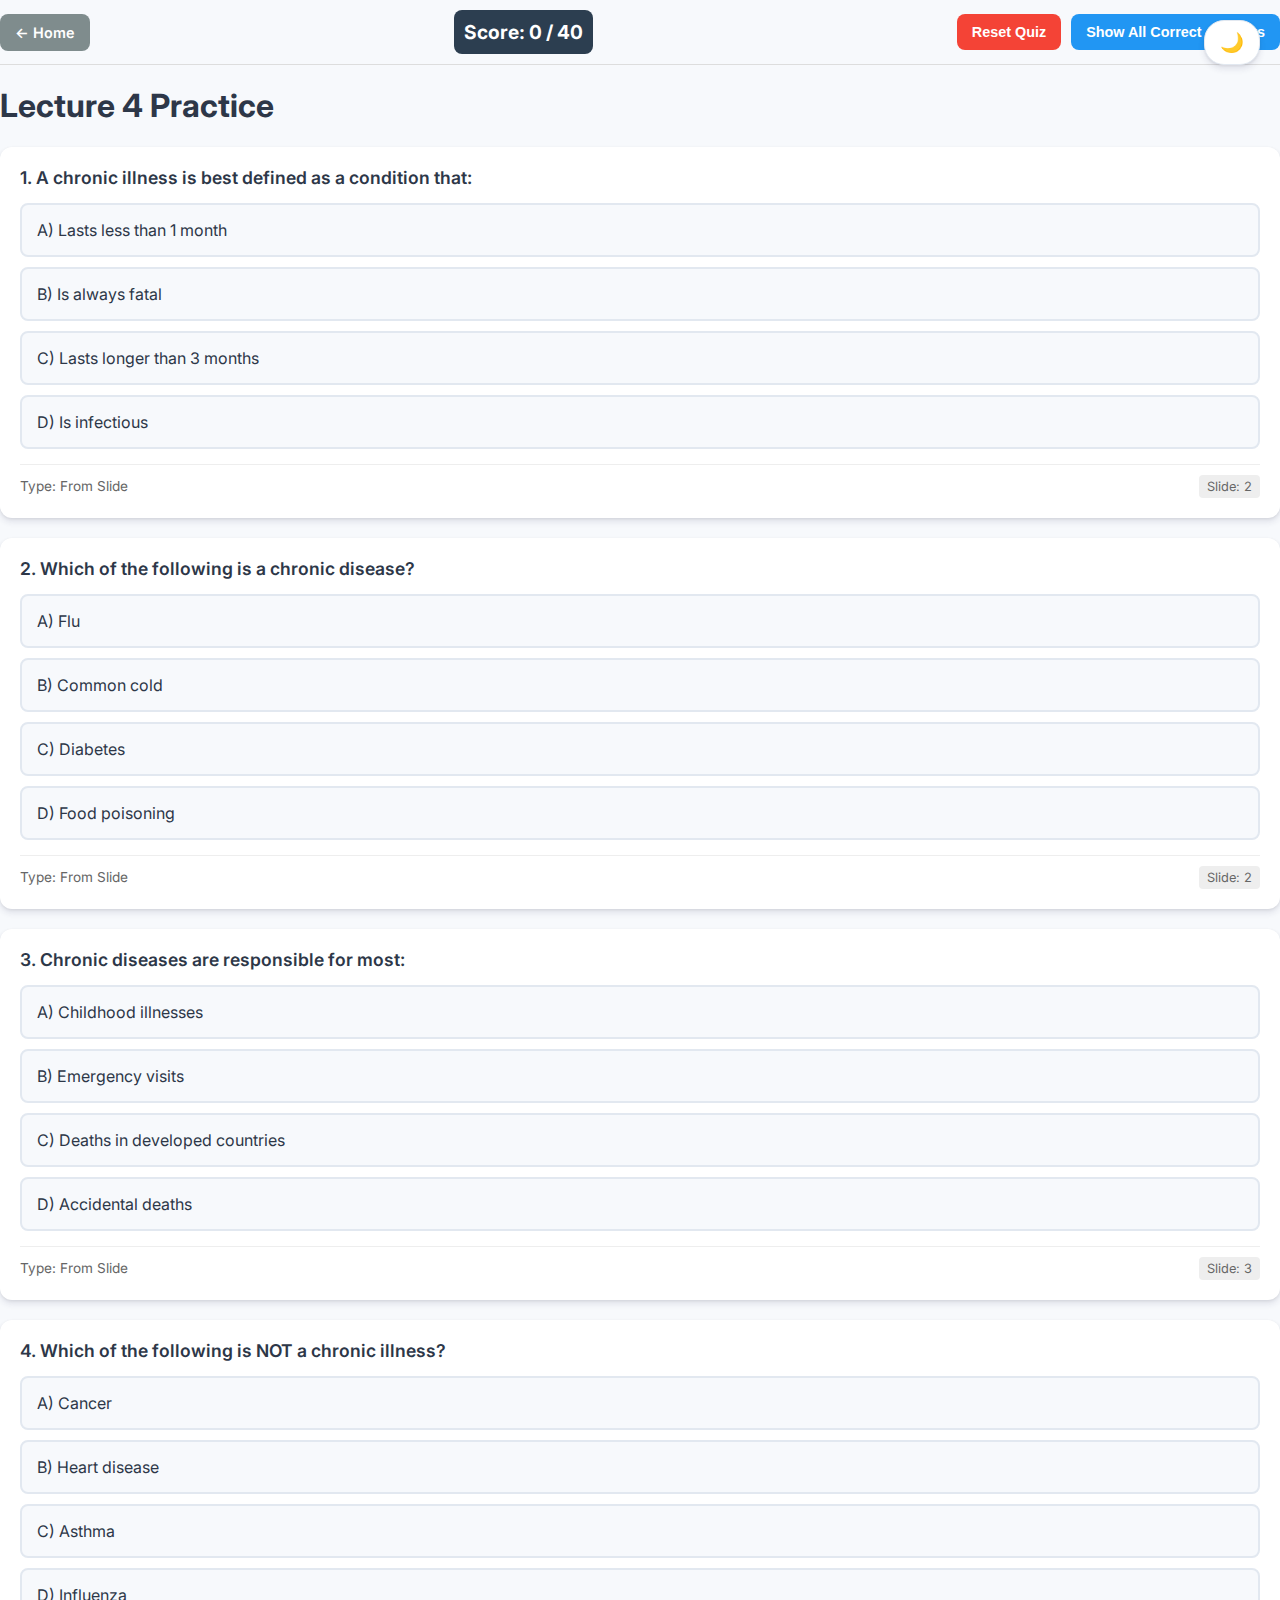
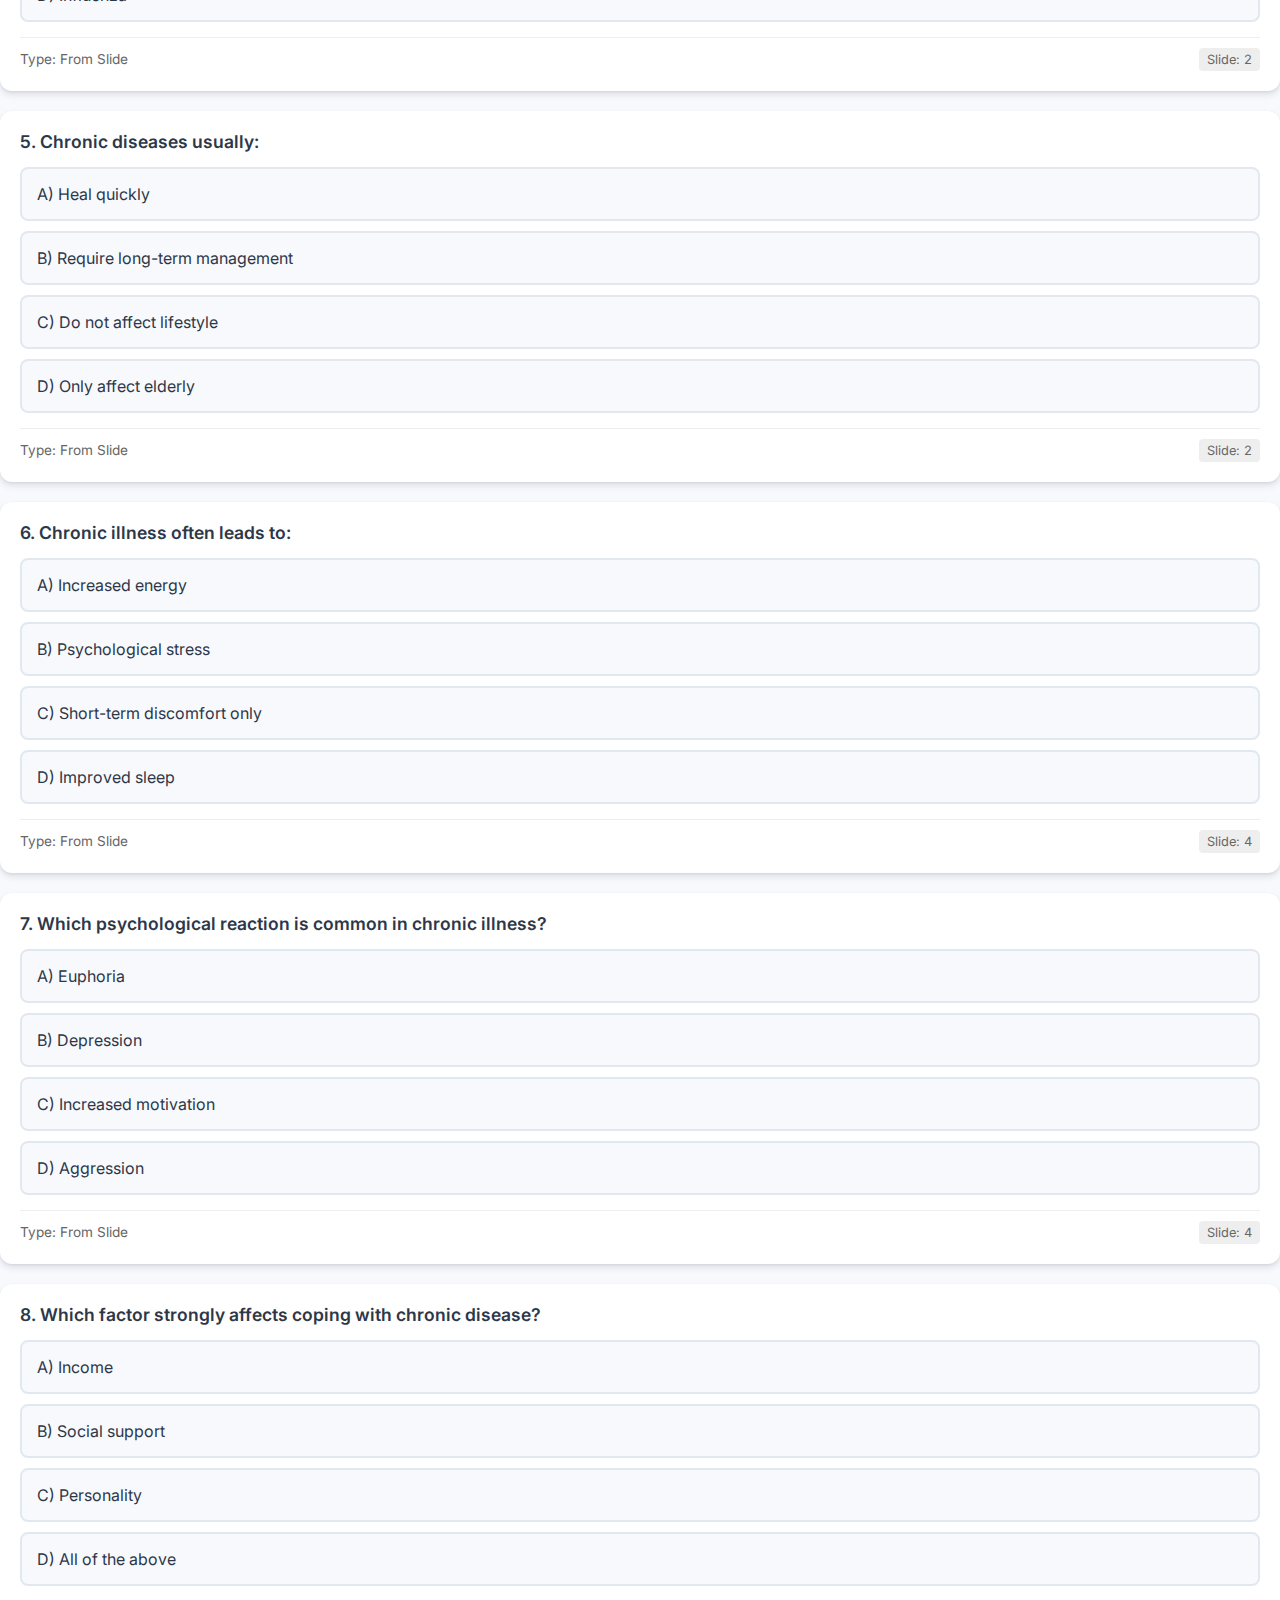
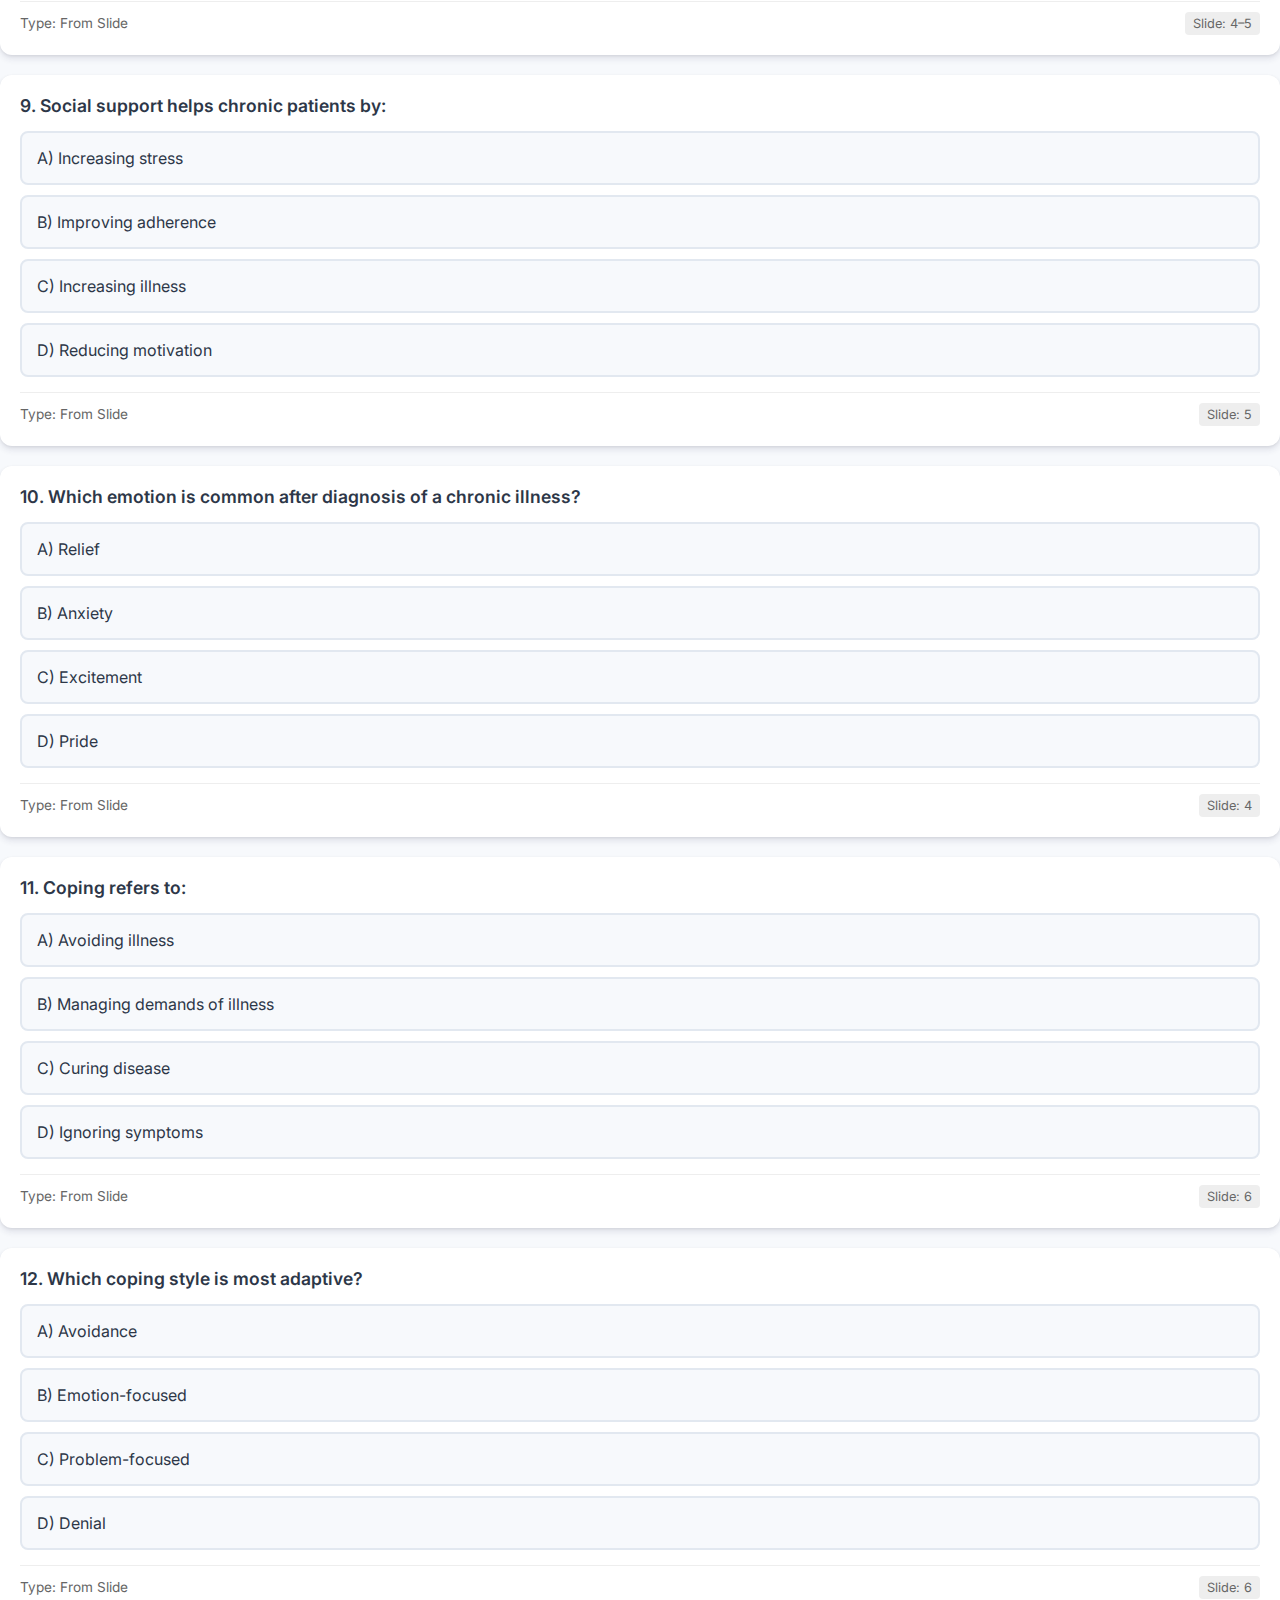
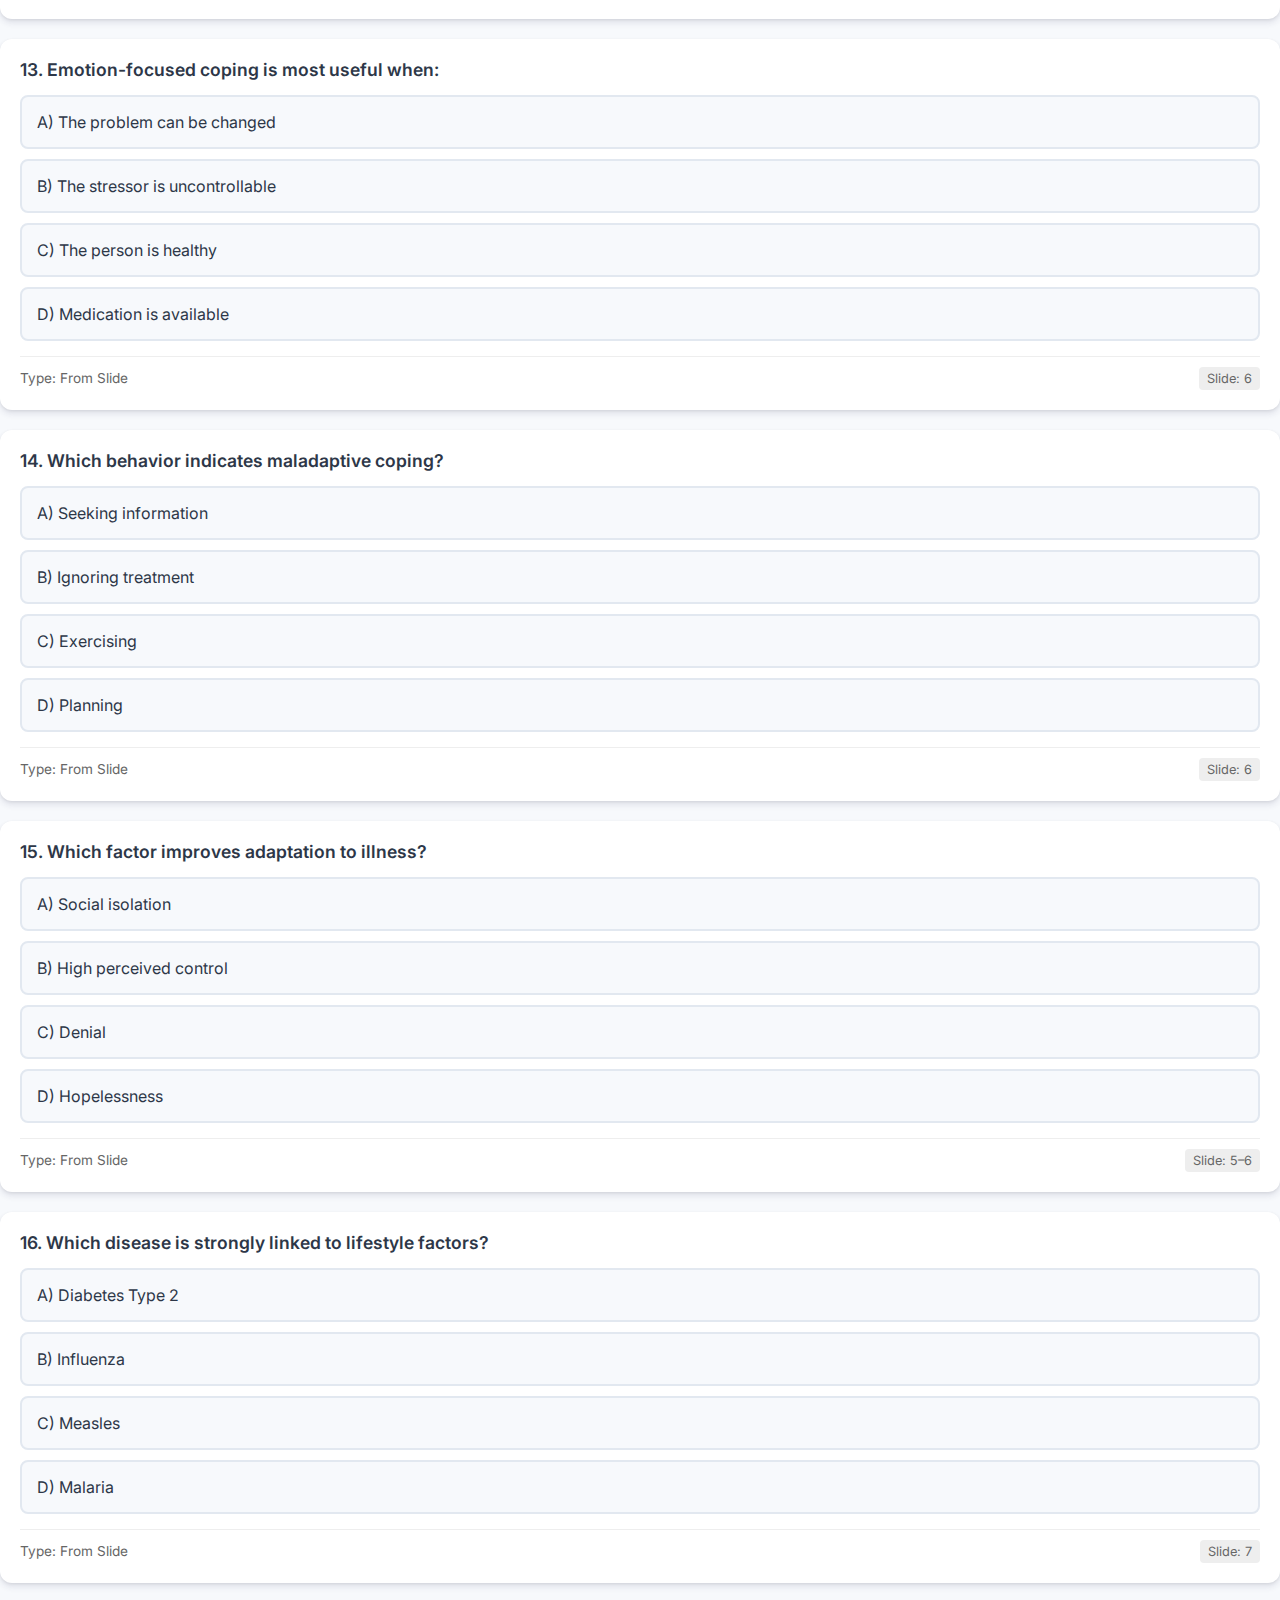
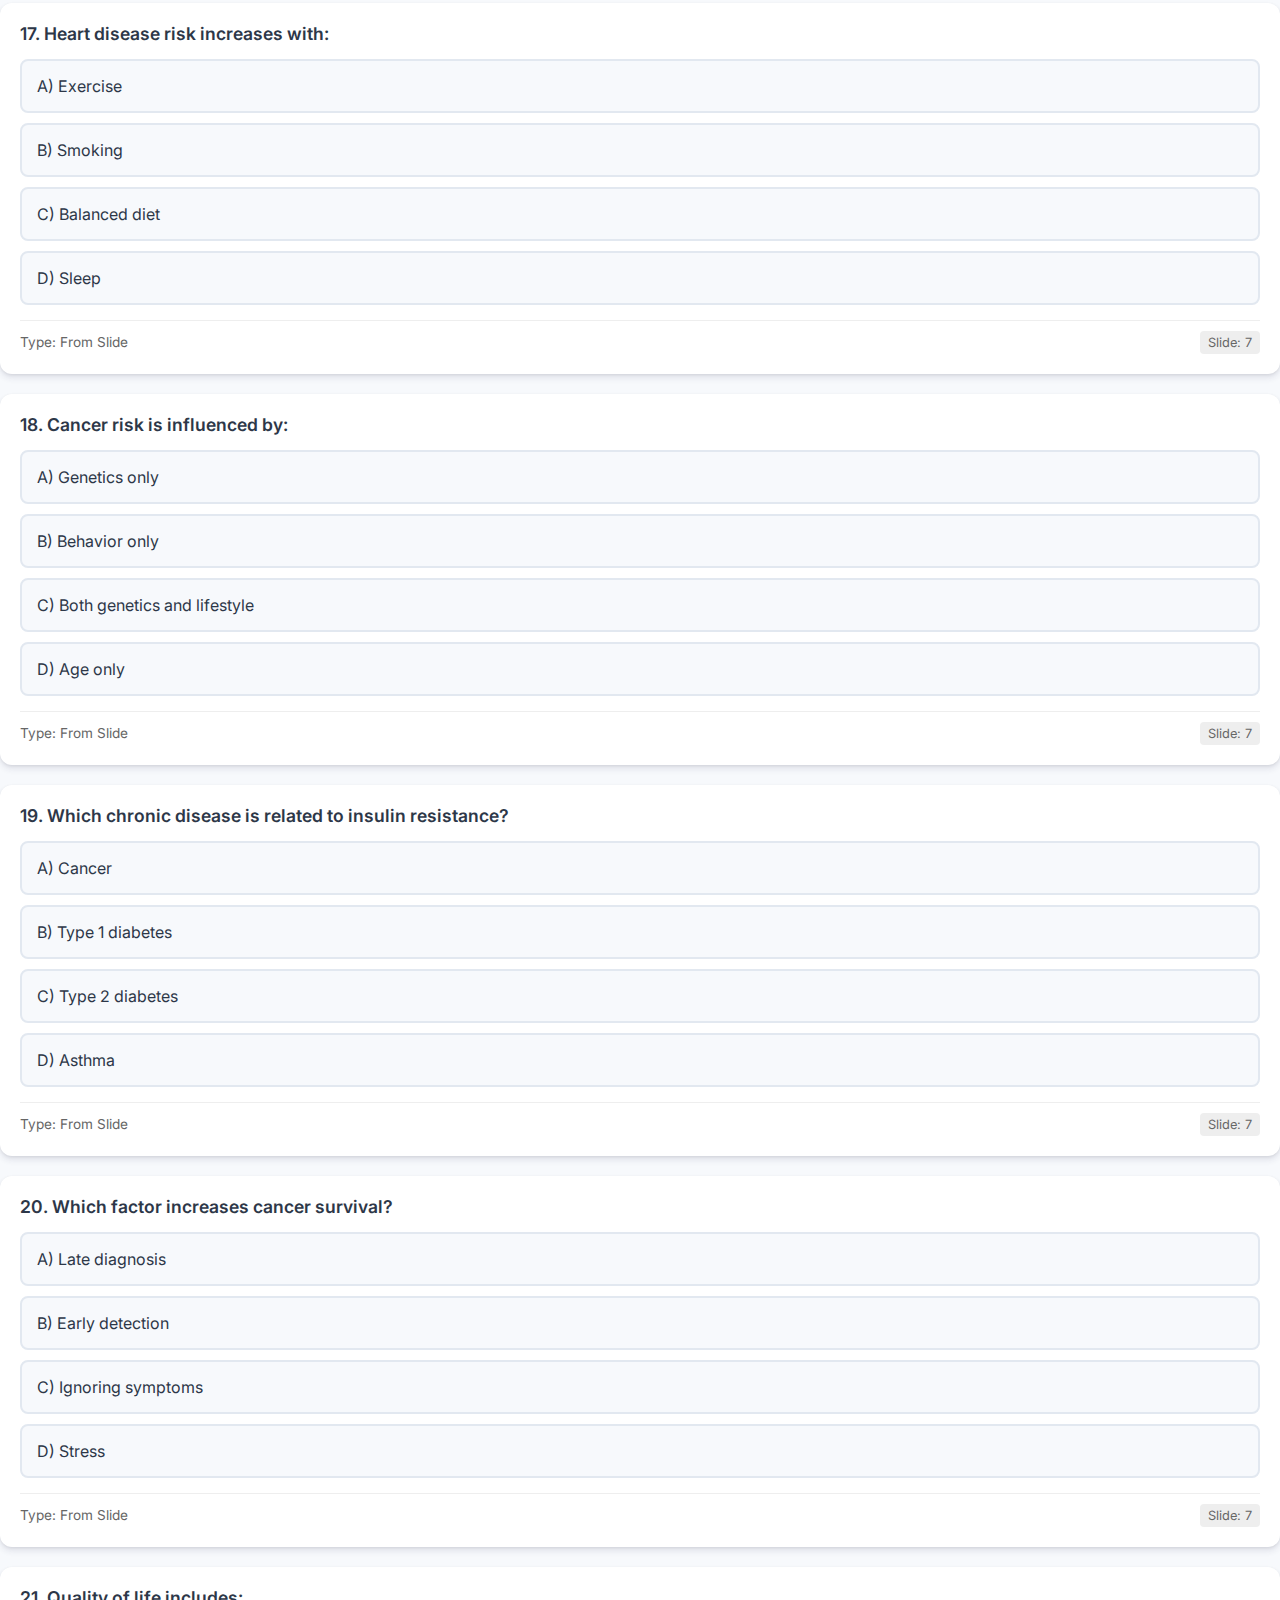
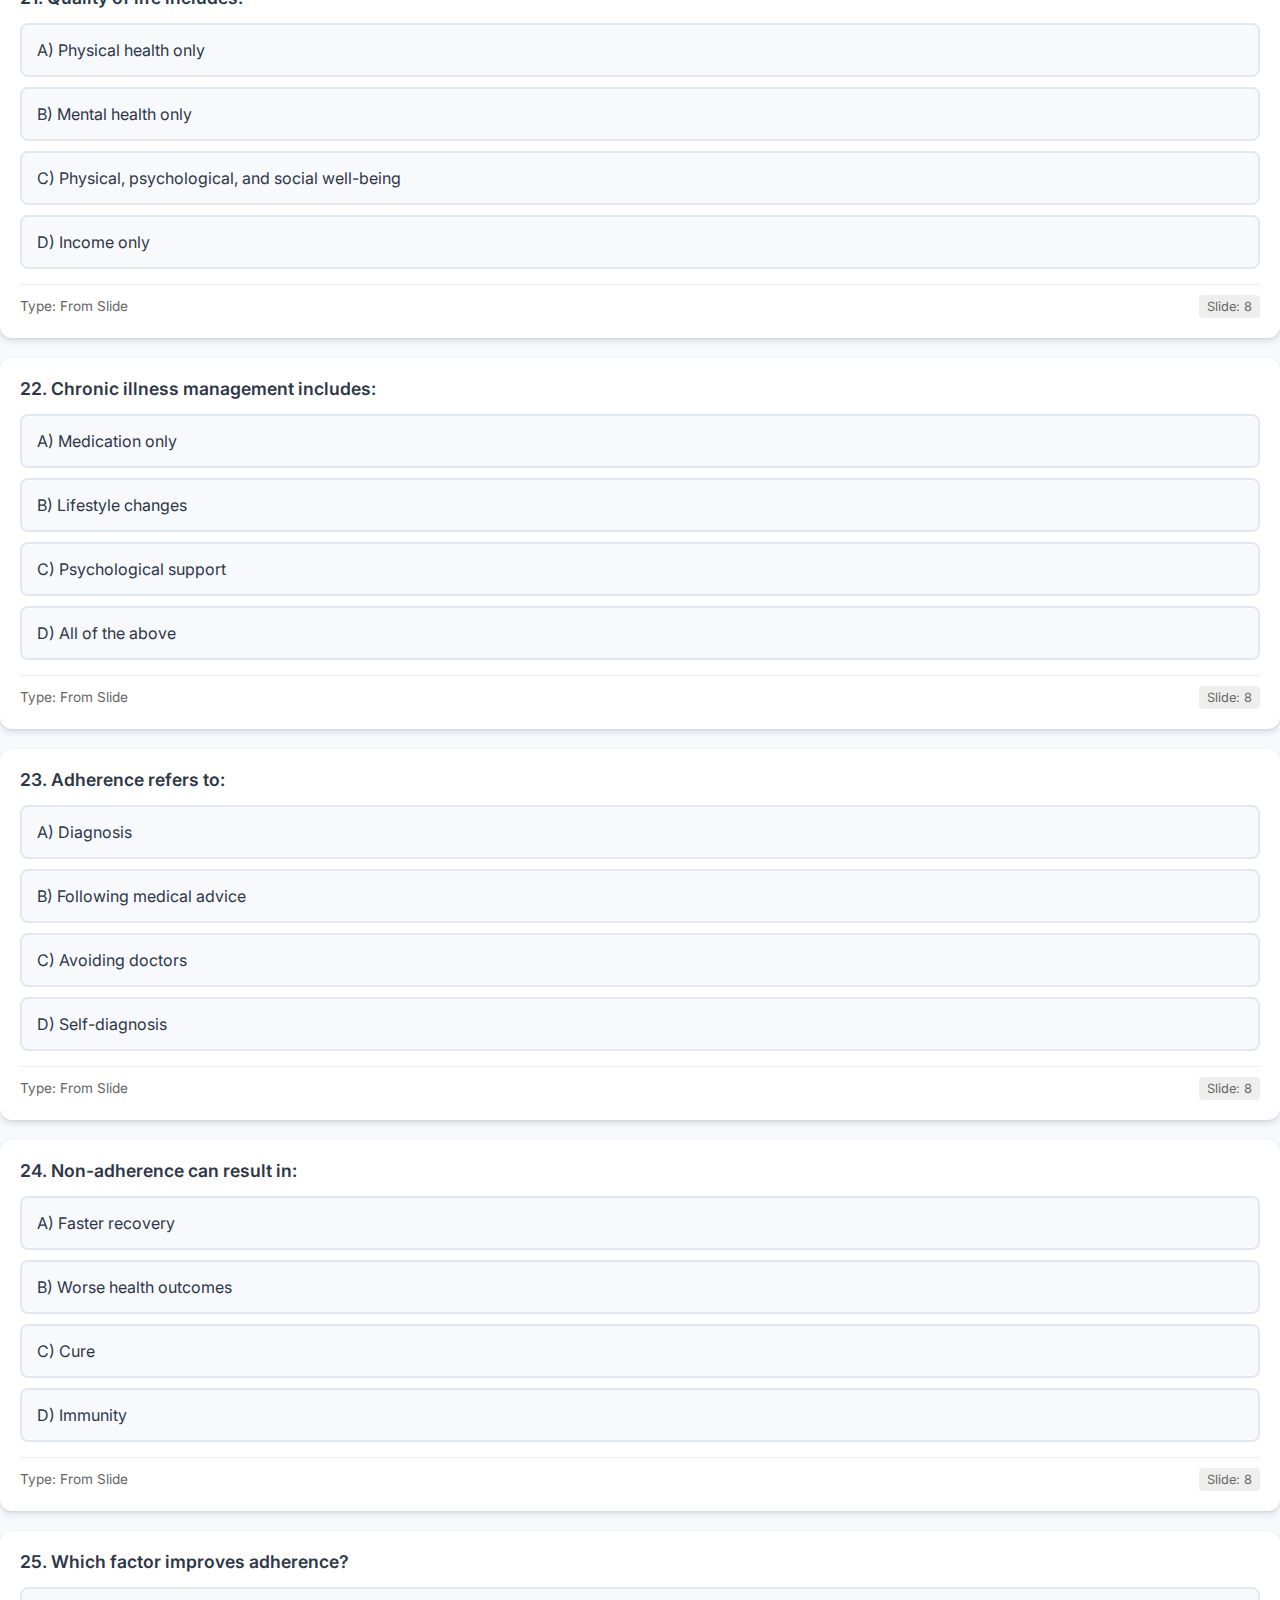
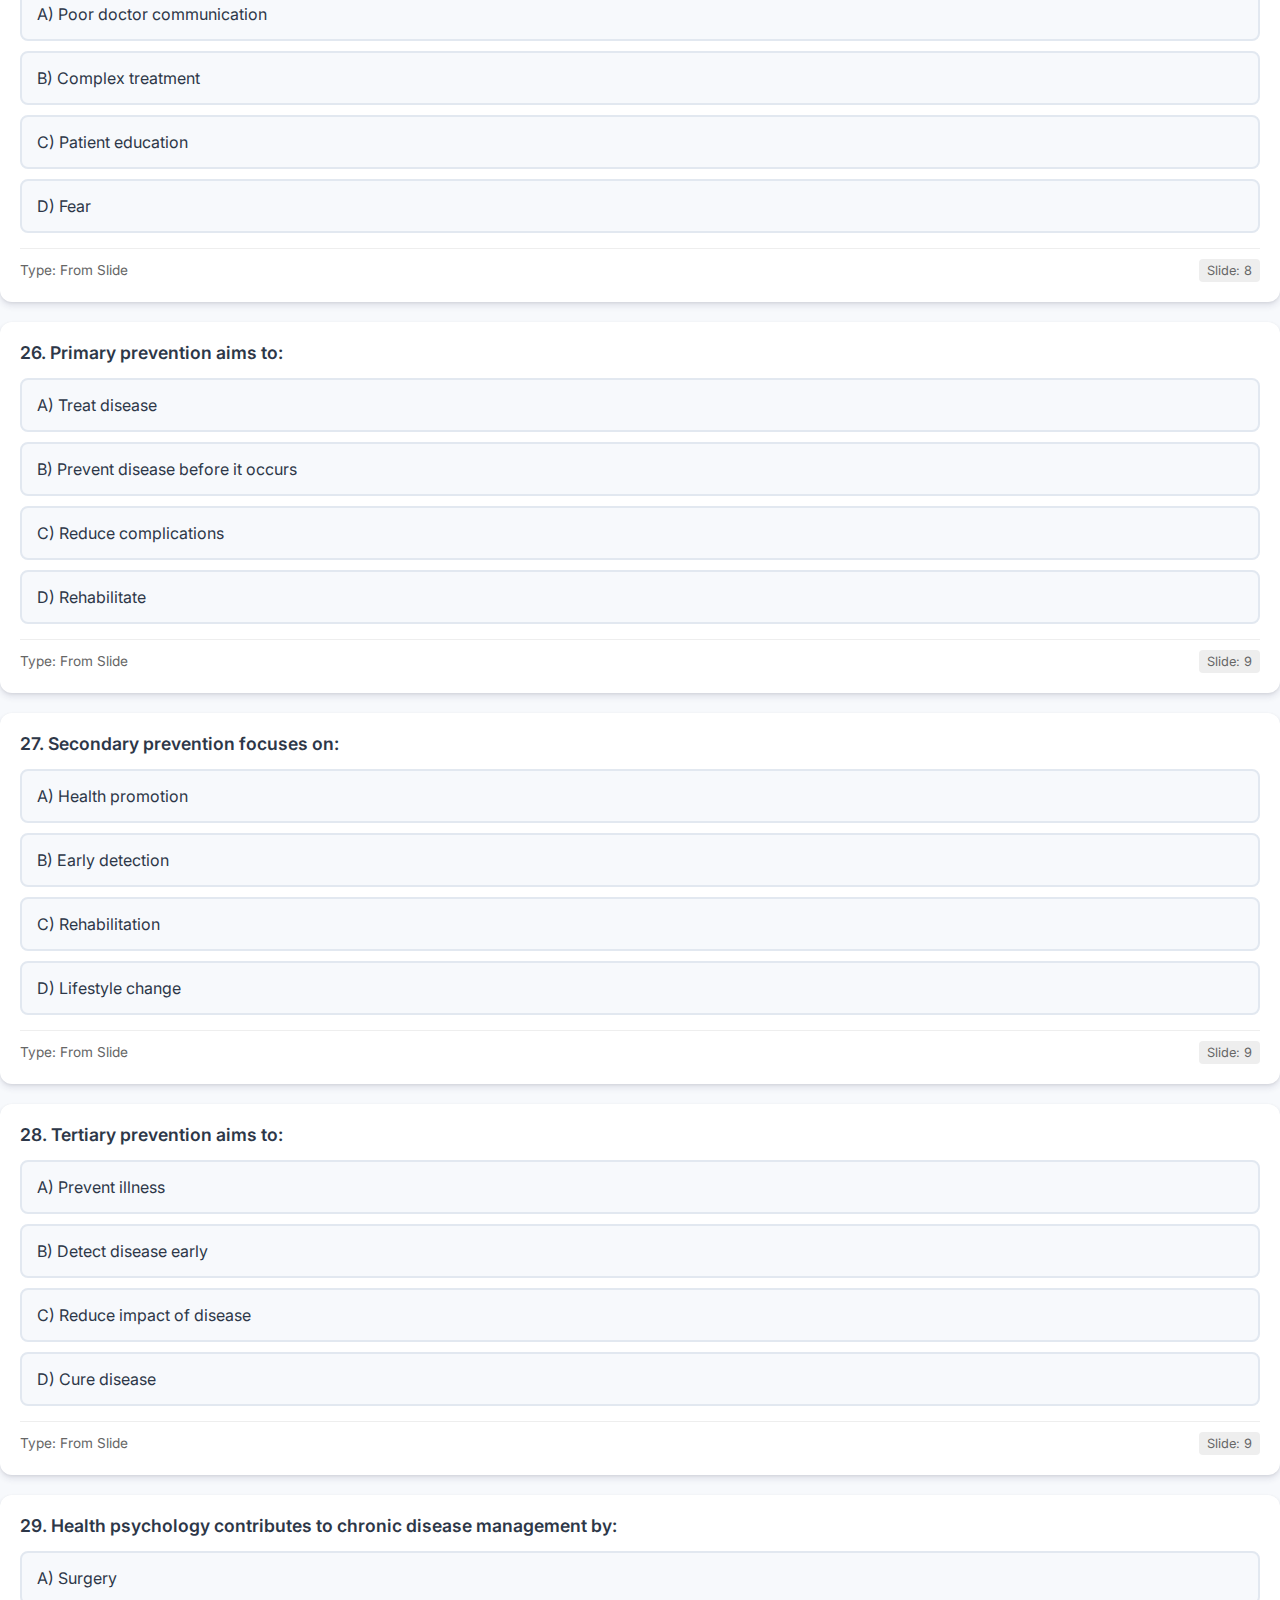
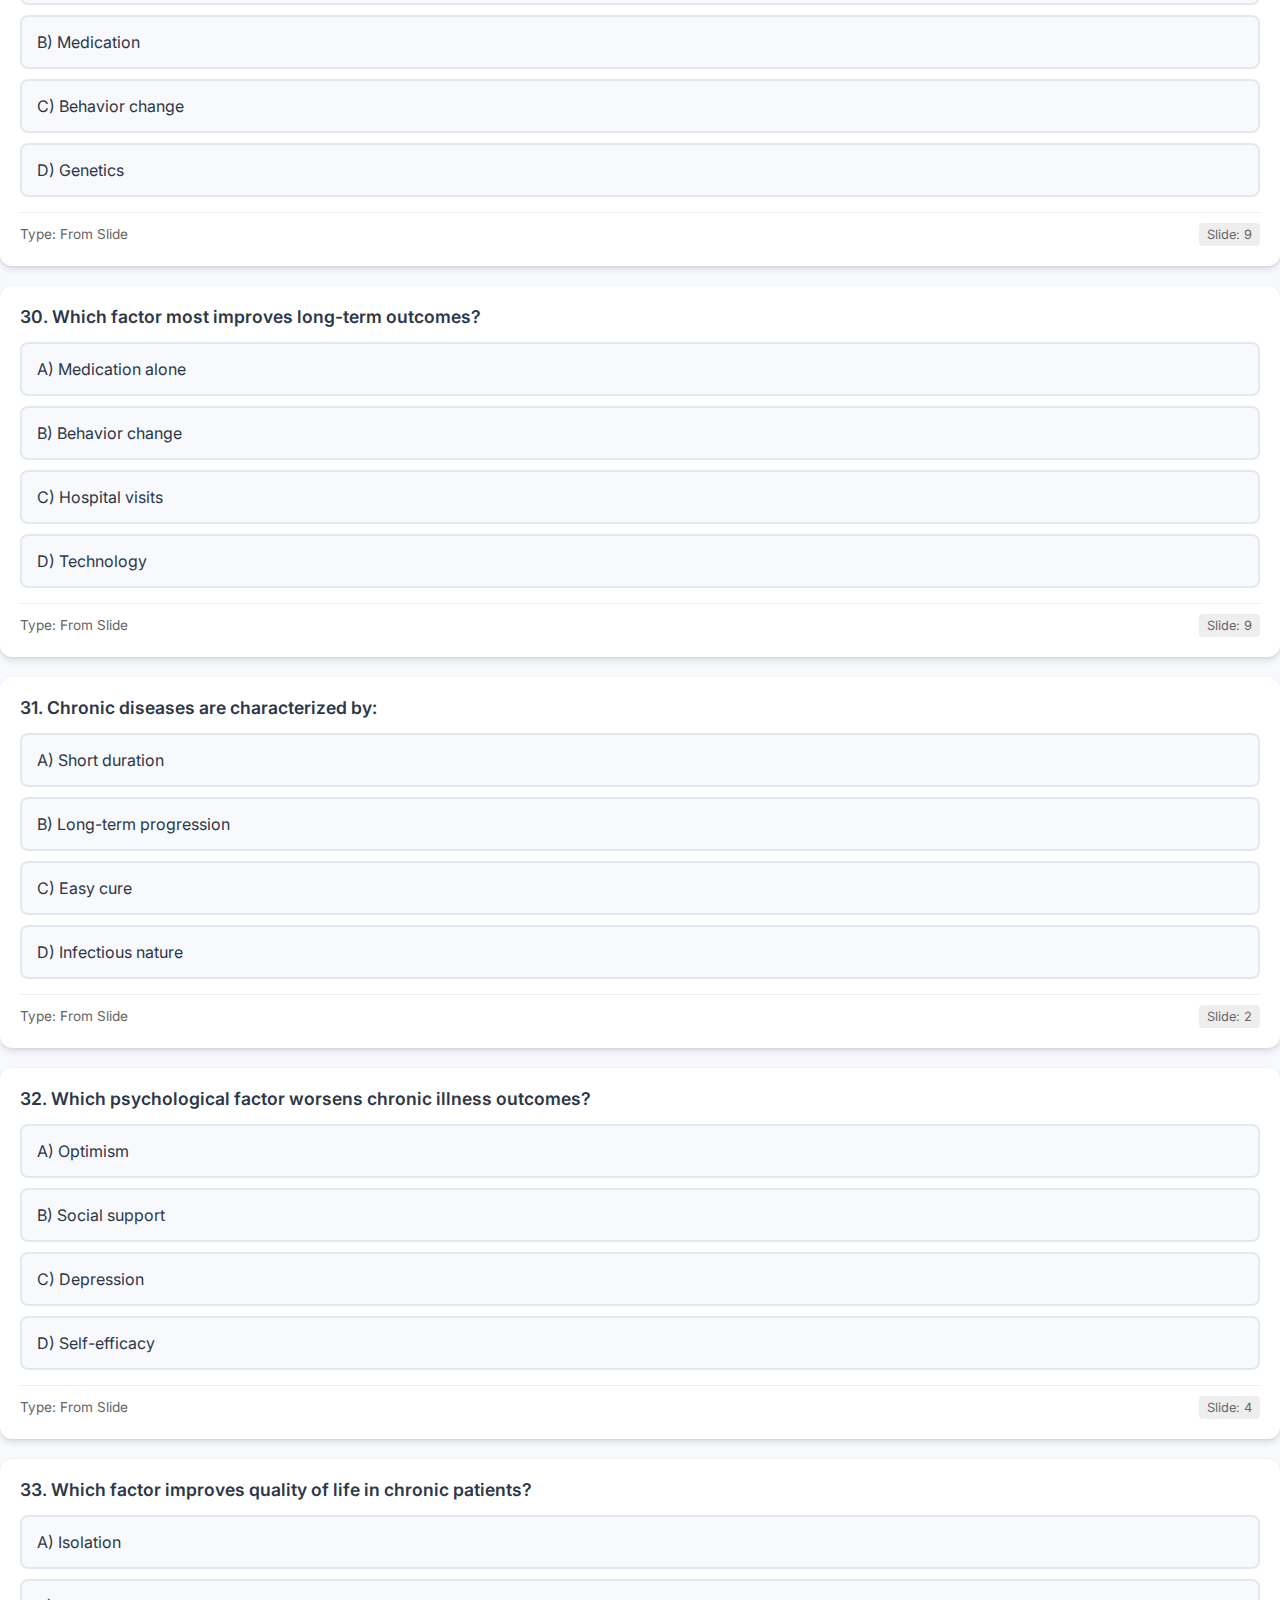
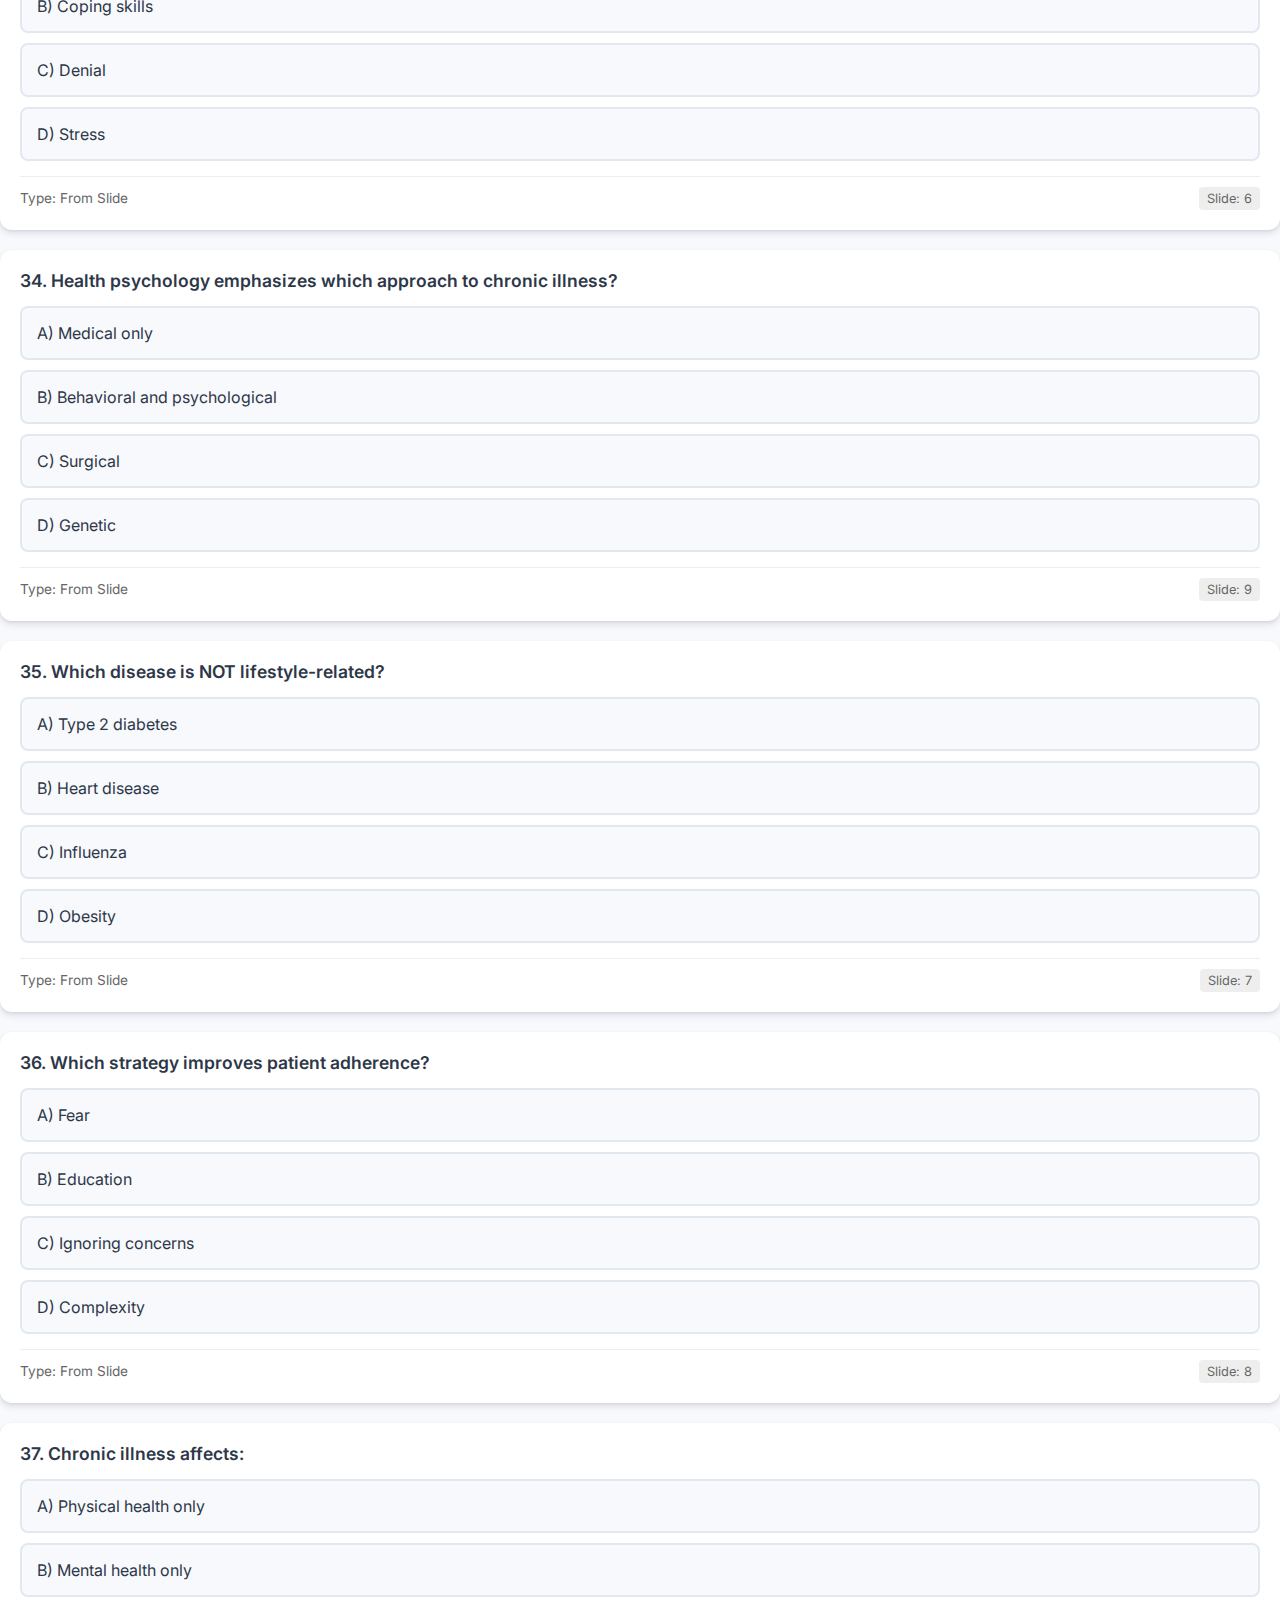
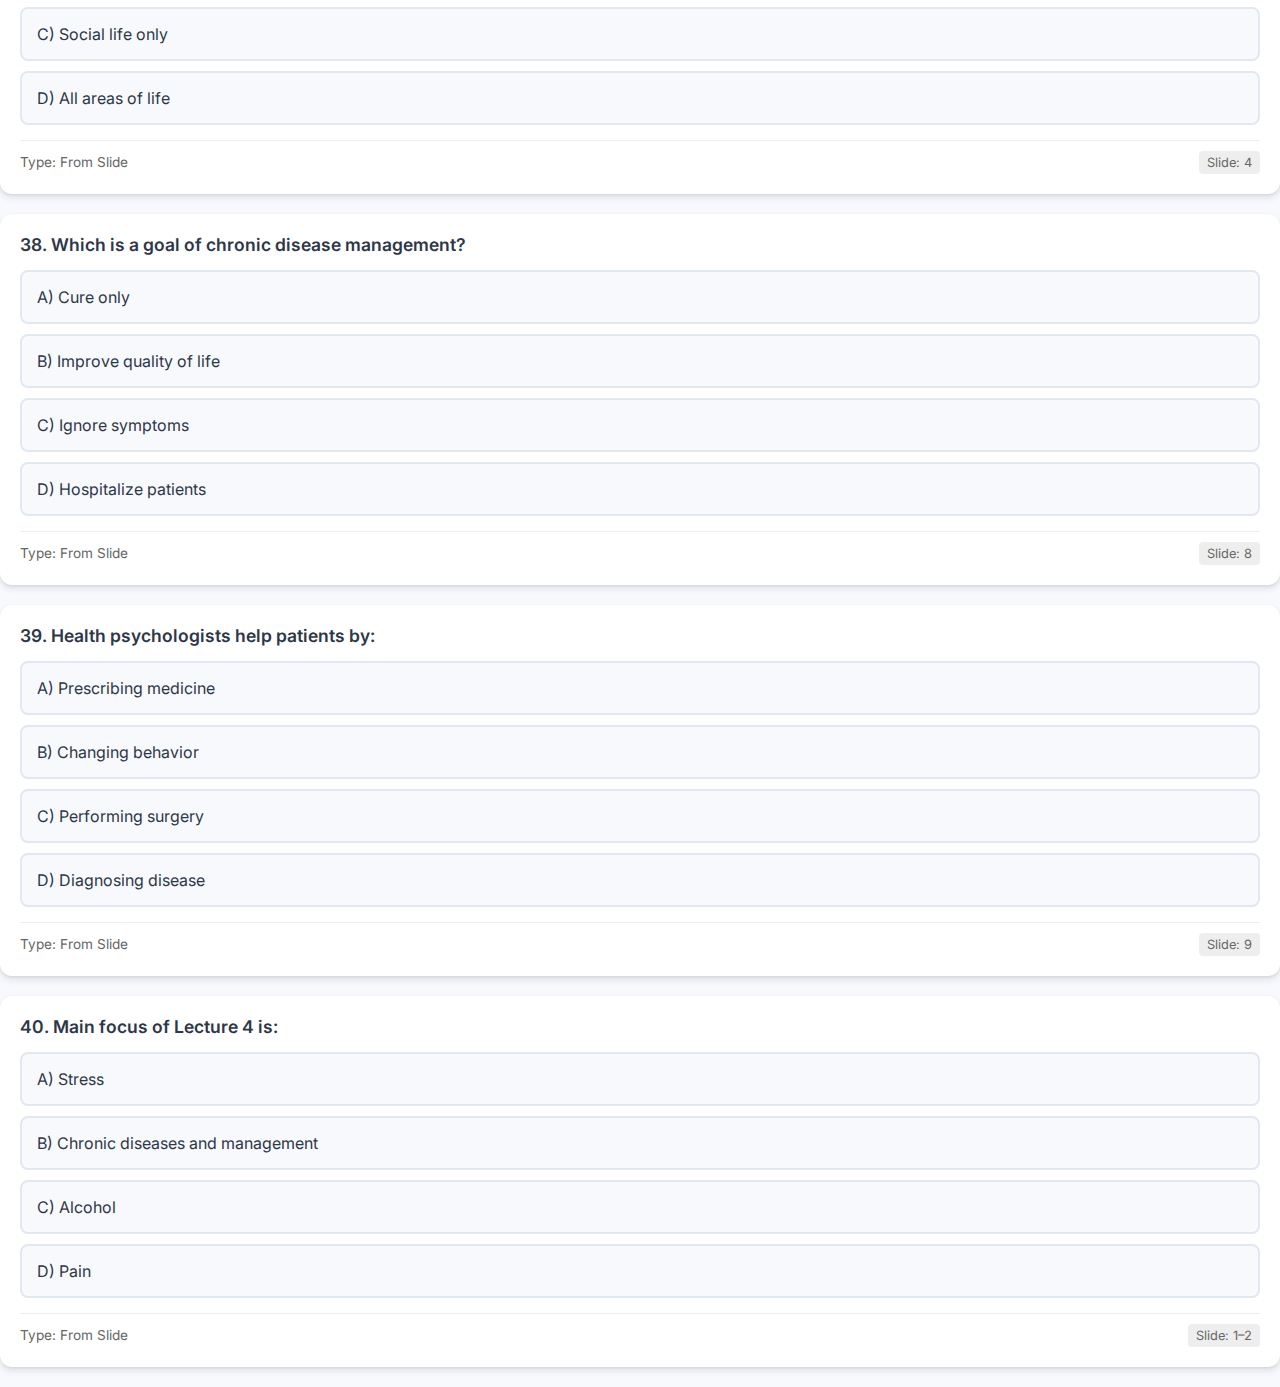
<file: old project/lecture4.html>
<!DOCTYPE html>
<html lang="en">
<head>
    <meta charset="UTF-8">
    <meta name="viewport" content="width=device-width, initial-scale=1.0">
    <title>Lecture 4 – MCQ Practice</title>
    <link rel="stylesheet" href="style.css">
    <link href="https://fonts.googleapis.com/css2?family=Inter:wght@400;600;700&display=swap" rel="stylesheet">
</head>
<body>
    <div class="container">
        <div class="header-controls">
            <a href="index.html" class="btn" style="background-color: #7f8c8d; color: white; text-decoration: none;">&larr; Home</a>
            <div class="score-board" id="score-display">Score: 0 / 40</div>
            <div class="action-buttons">
                <button id="reset-btn" class="btn btn-reset">Reset Quiz</button>
                <button id="show-answers-btn" class="btn btn-show">Show All Correct Answers</button>
            </div>
        </div>

        <h1>Lecture 4 Practice</h1>
        
        <div id="quiz-container">
            <!-- Questions rendered here -->
        </div>
    </div>
    <script src="script.js"></script>
<!--Start of Tawk.to Script-->
<script type="text/javascript">
var Tawk_API=Tawk_API||{}, Tawk_LoadStart=new Date();
(function(){
var s1=document.createElement("script"),s0=document.getElementsByTagName("script")[0];
s1.async=true;
s1.src='https://embed.tawk.to/656f1230bfb79148e59a4600/1jgerpmr7';
s1.charset='UTF-8';
s1.setAttribute('crossorigin','*');
s0.parentNode.insertBefore(s1,s0);
})();
</script>
<!--End of Tawk.to Script-->
</body>
</html>
</file>
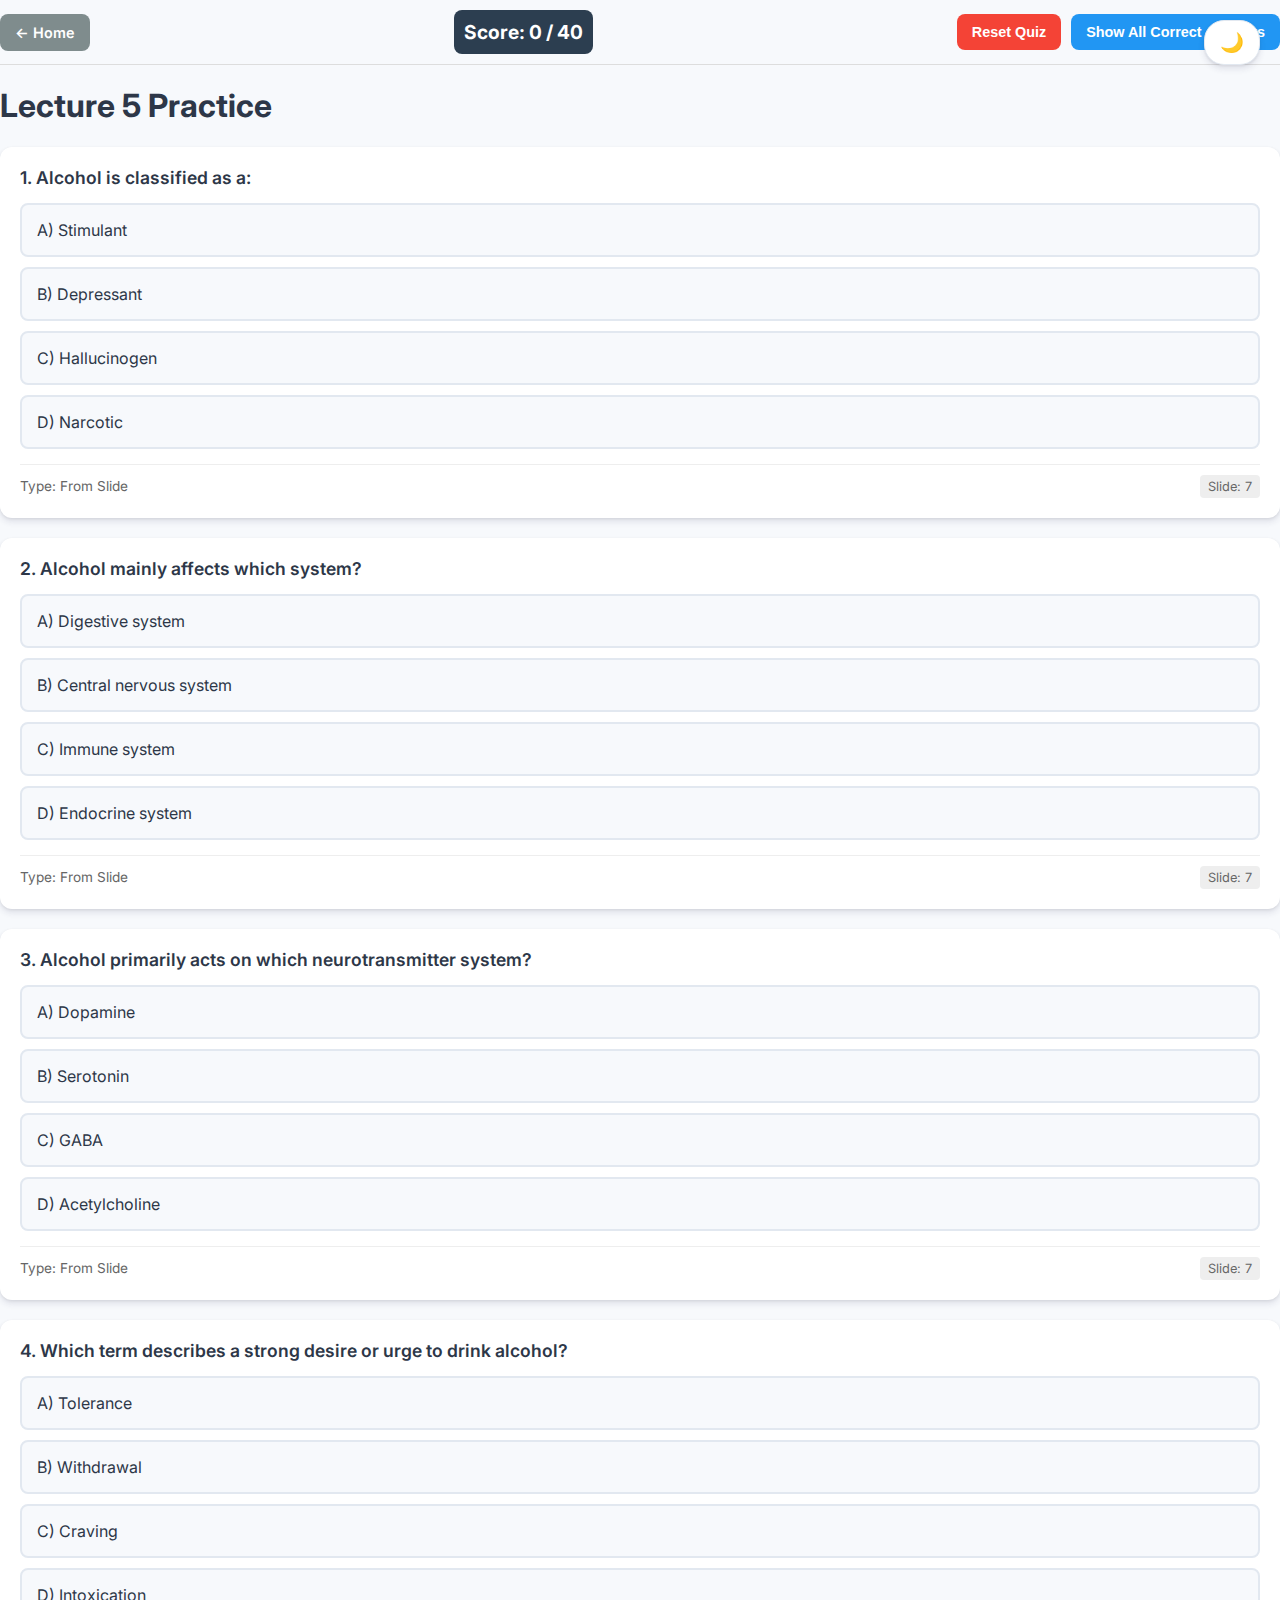
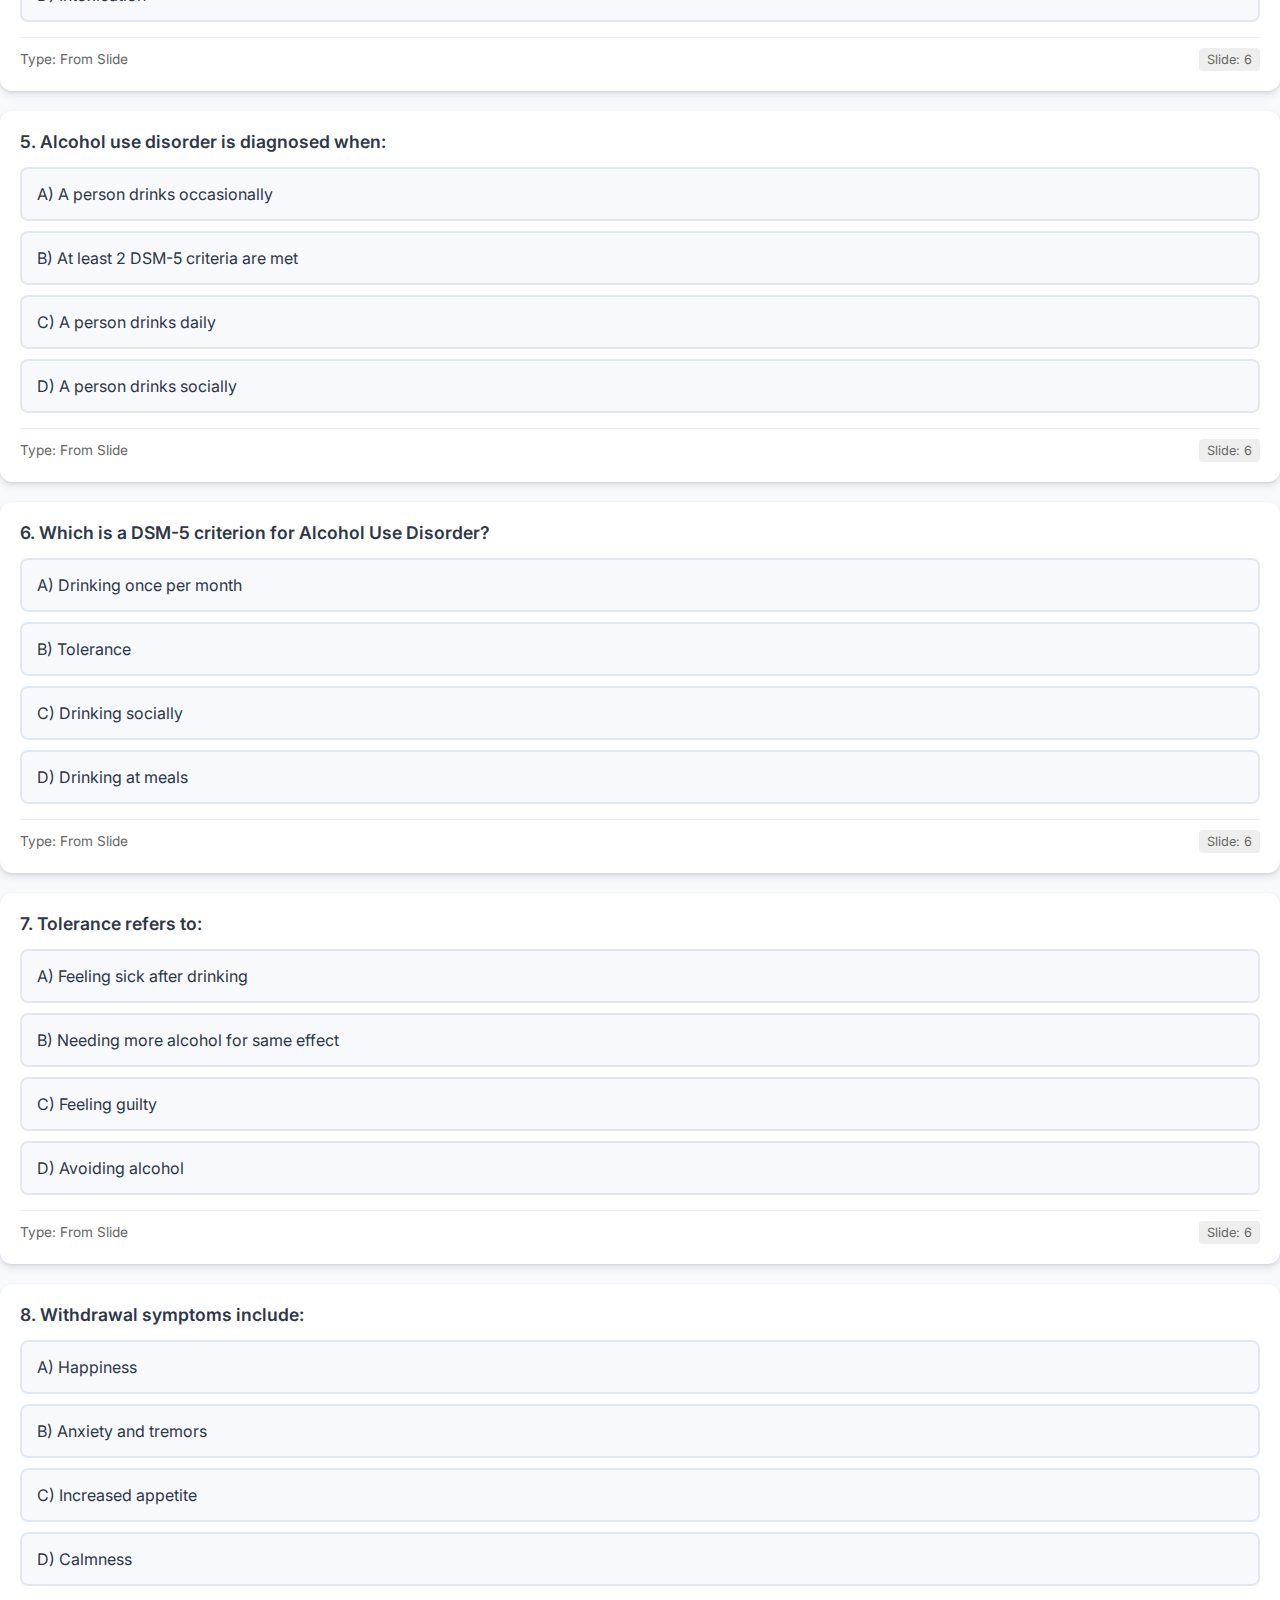
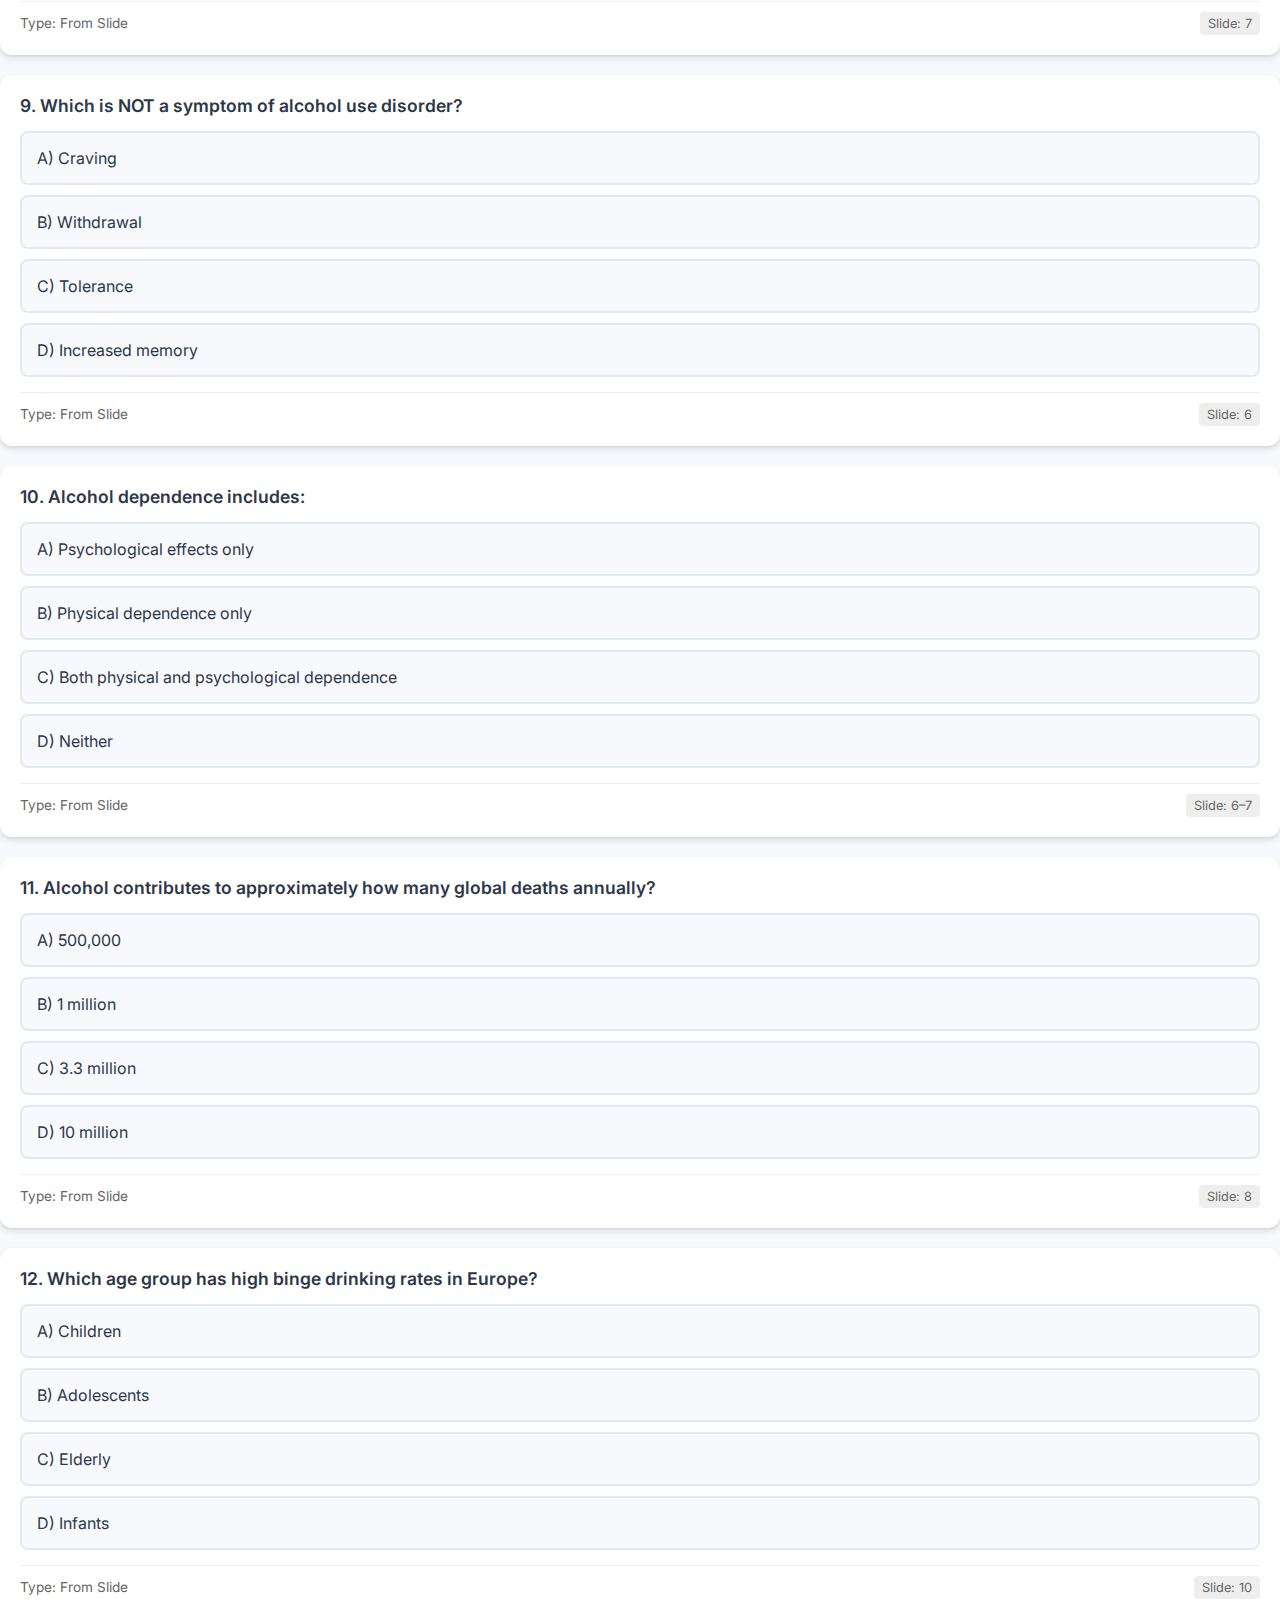
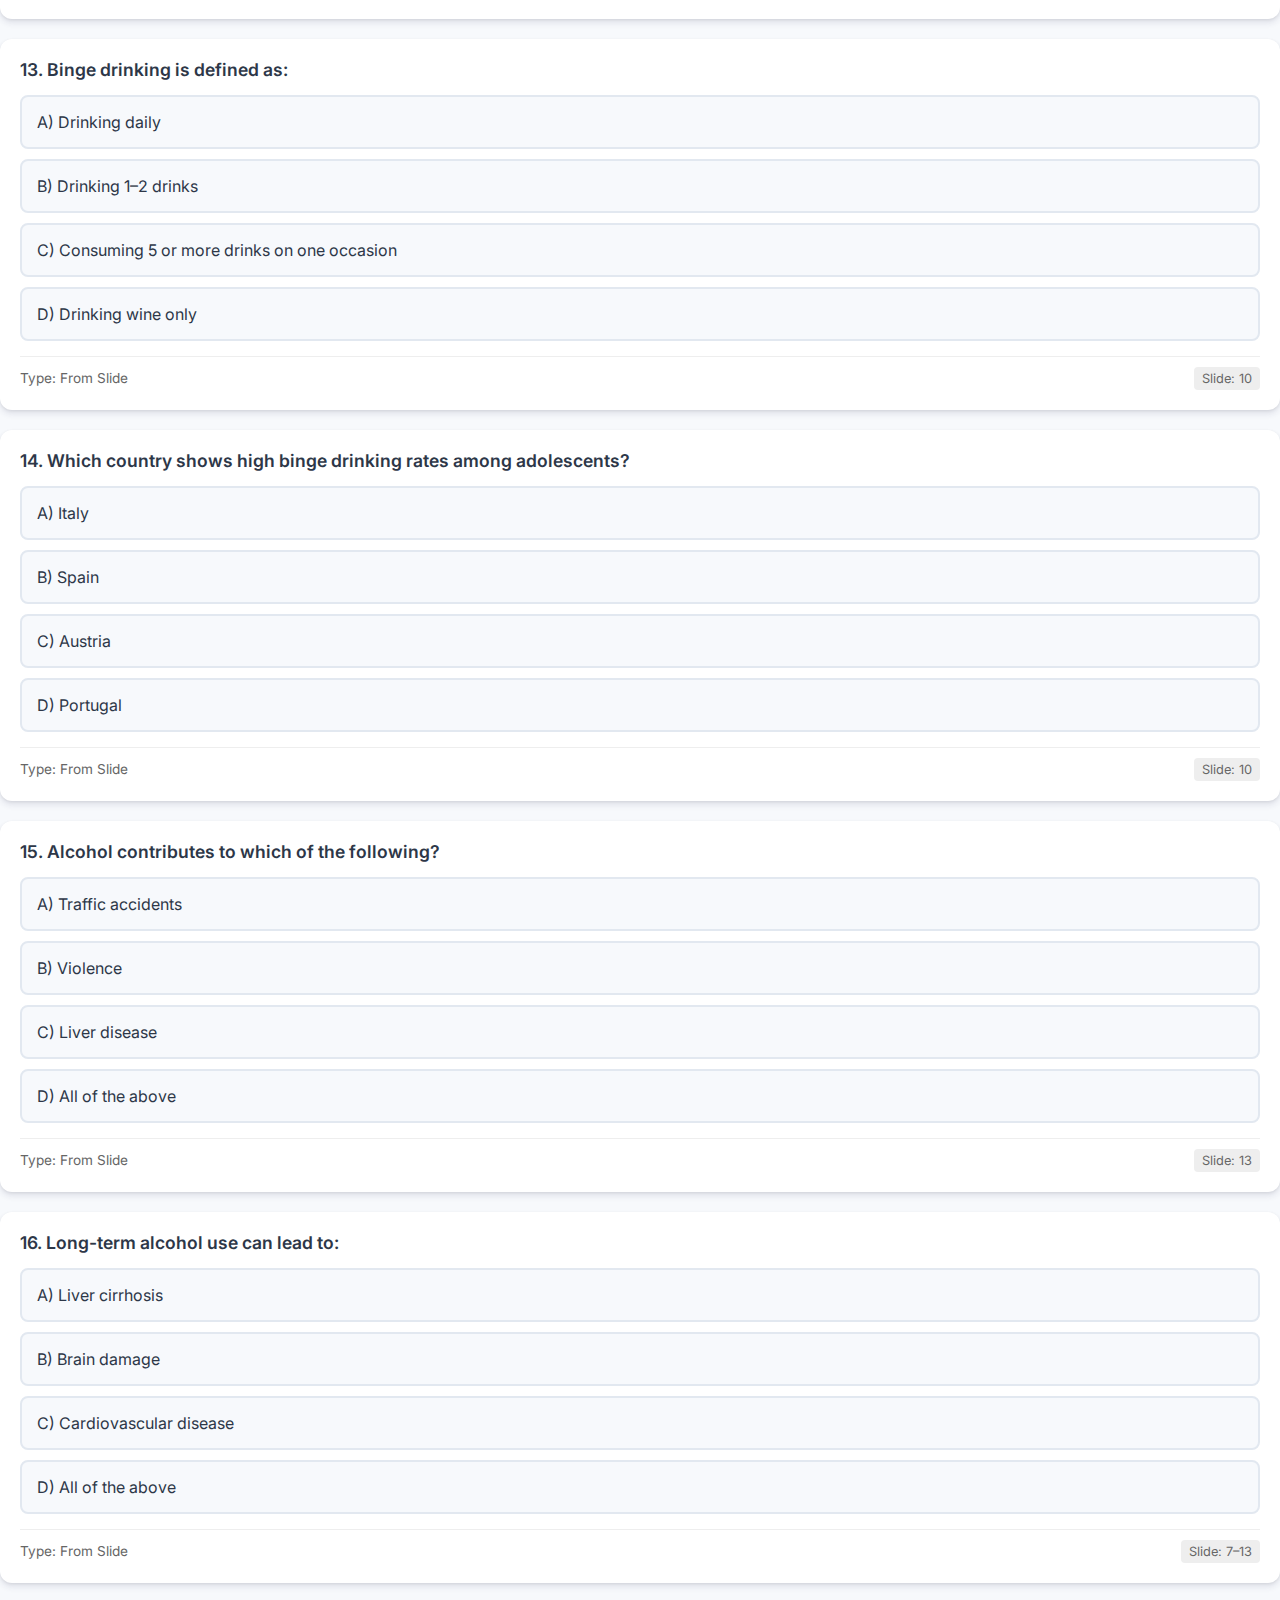
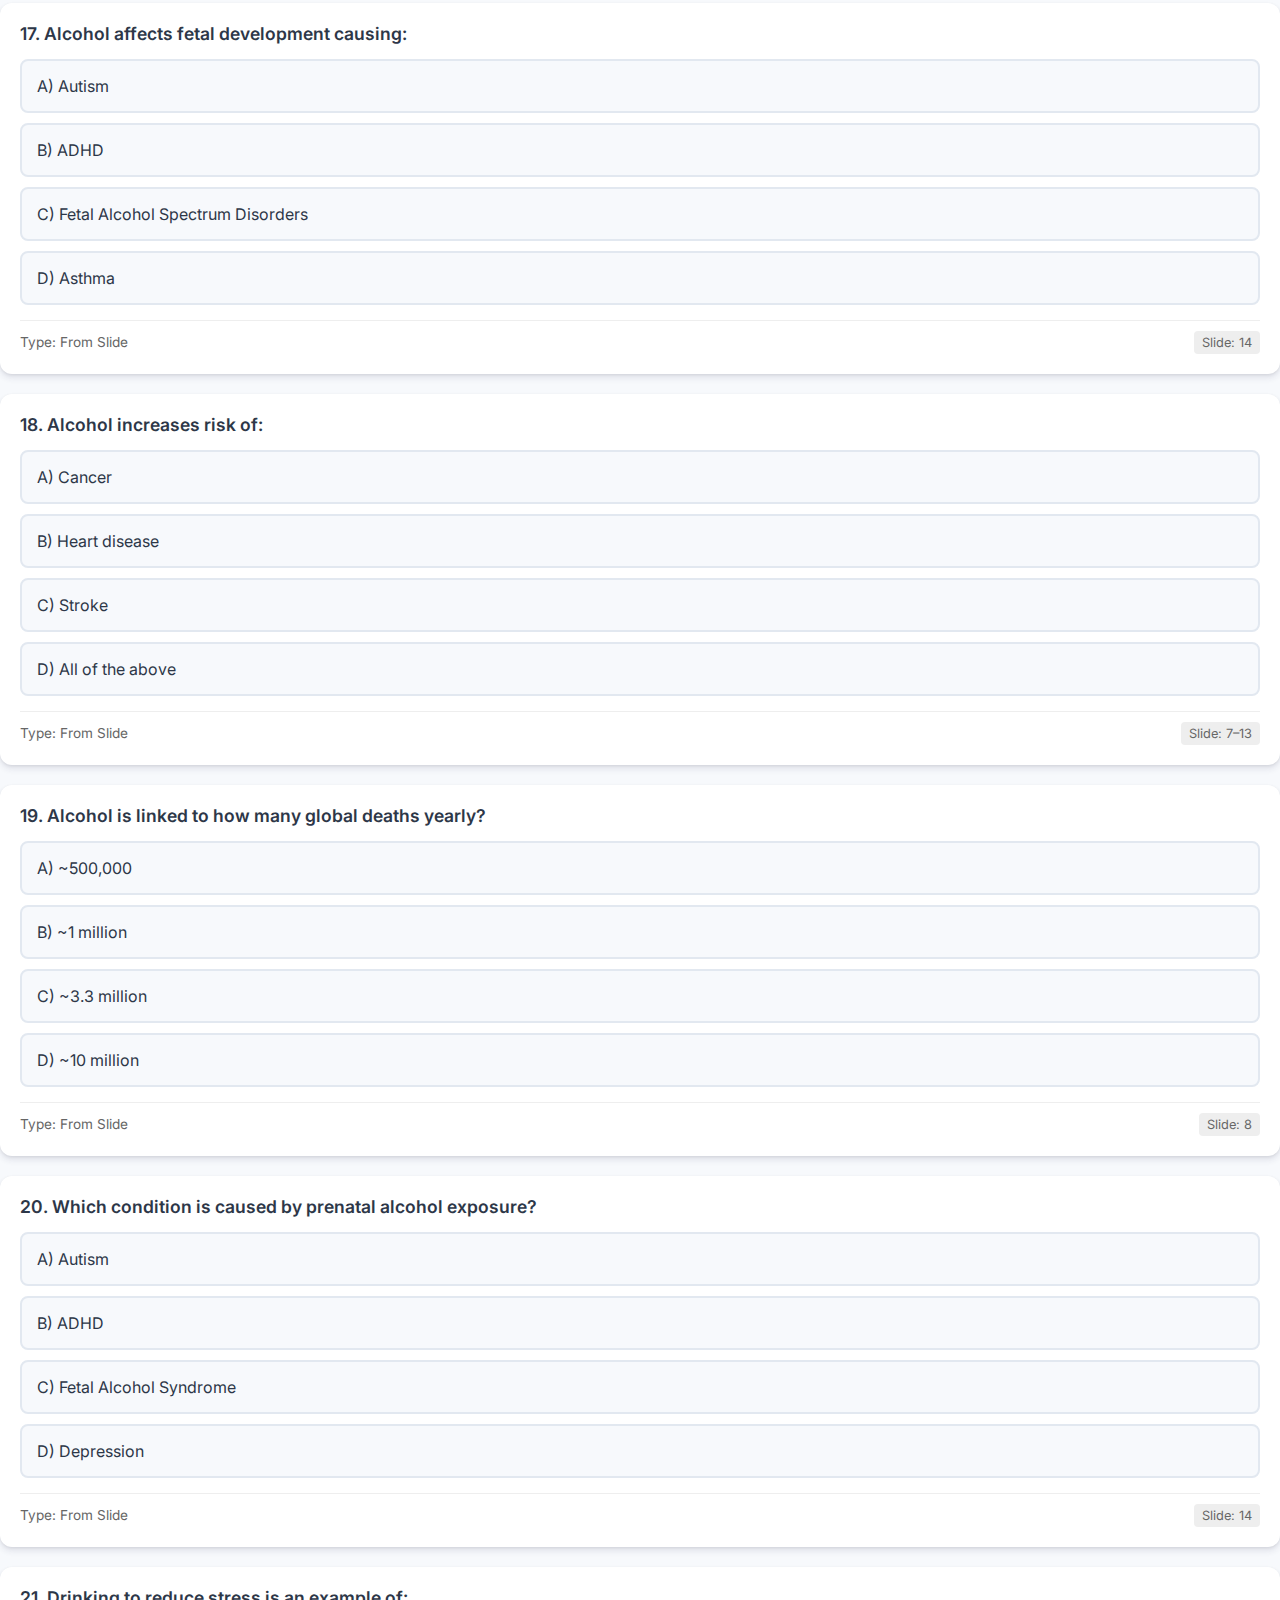
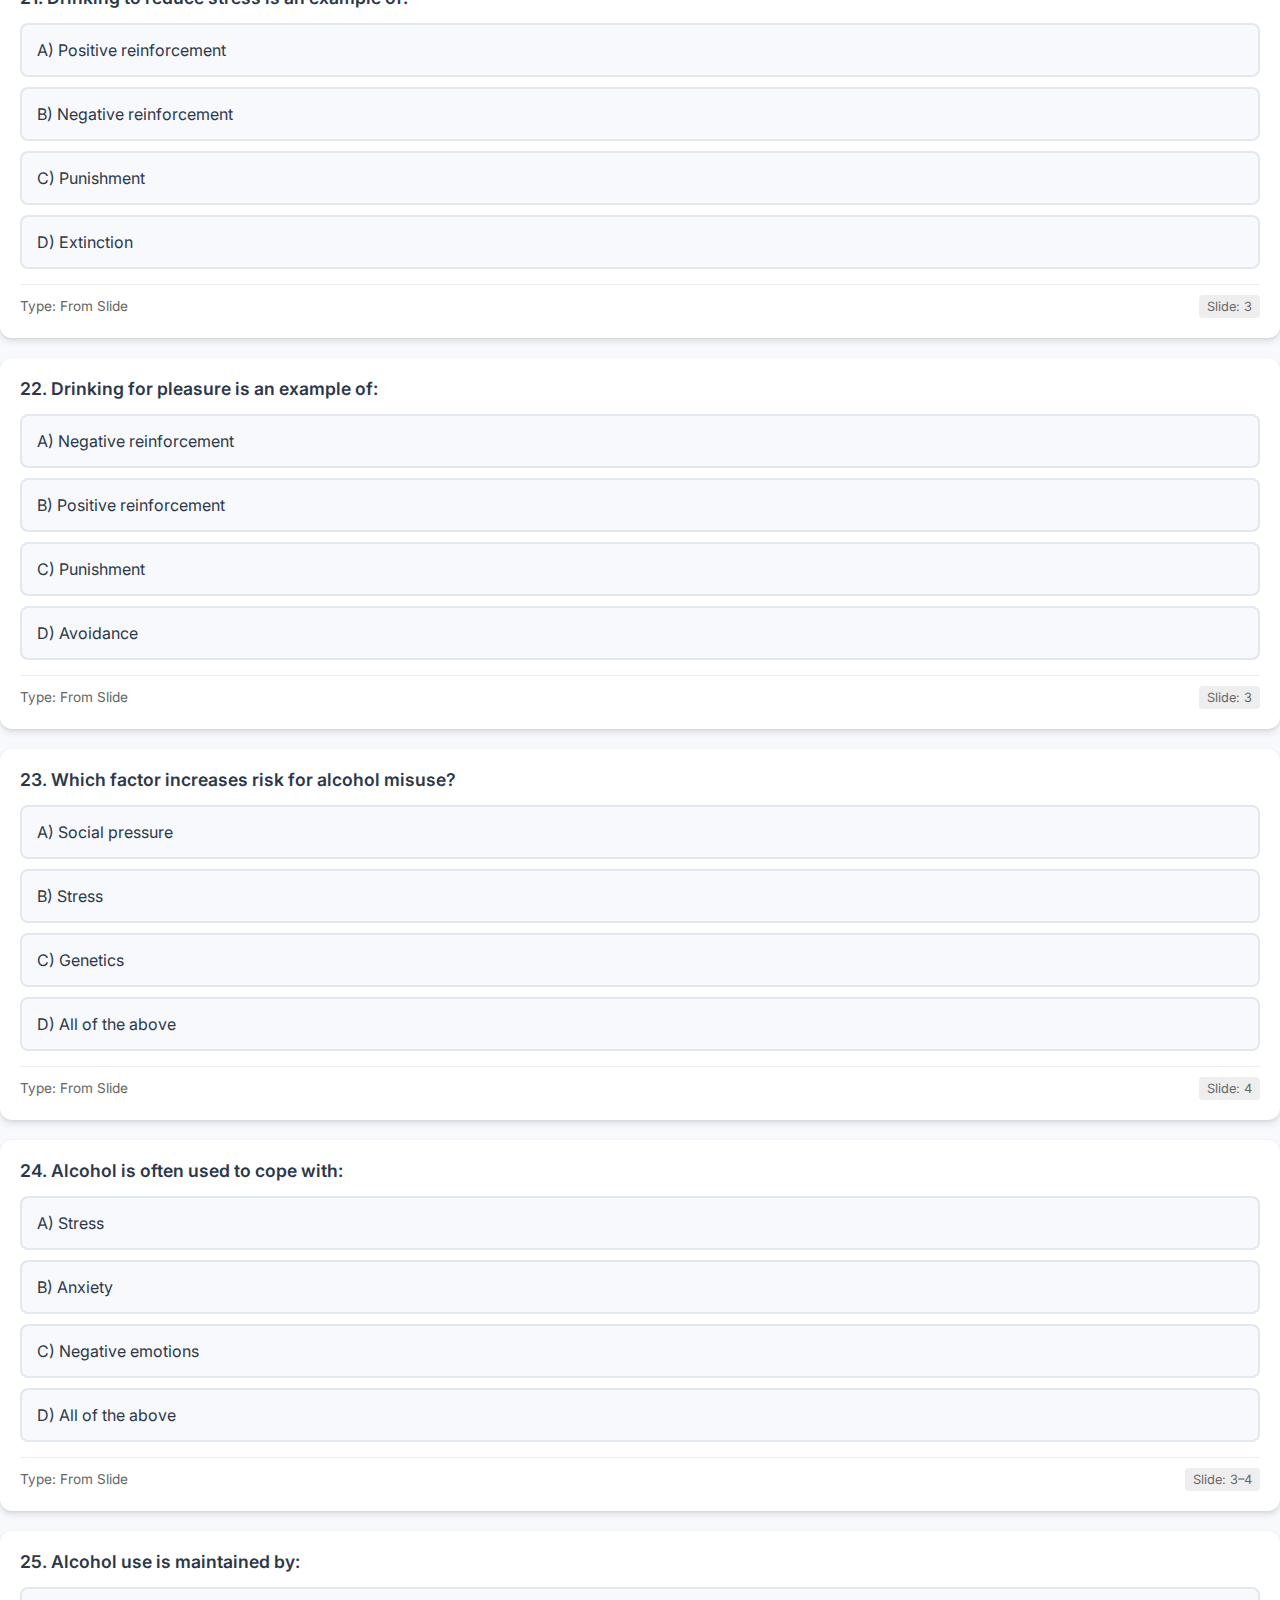
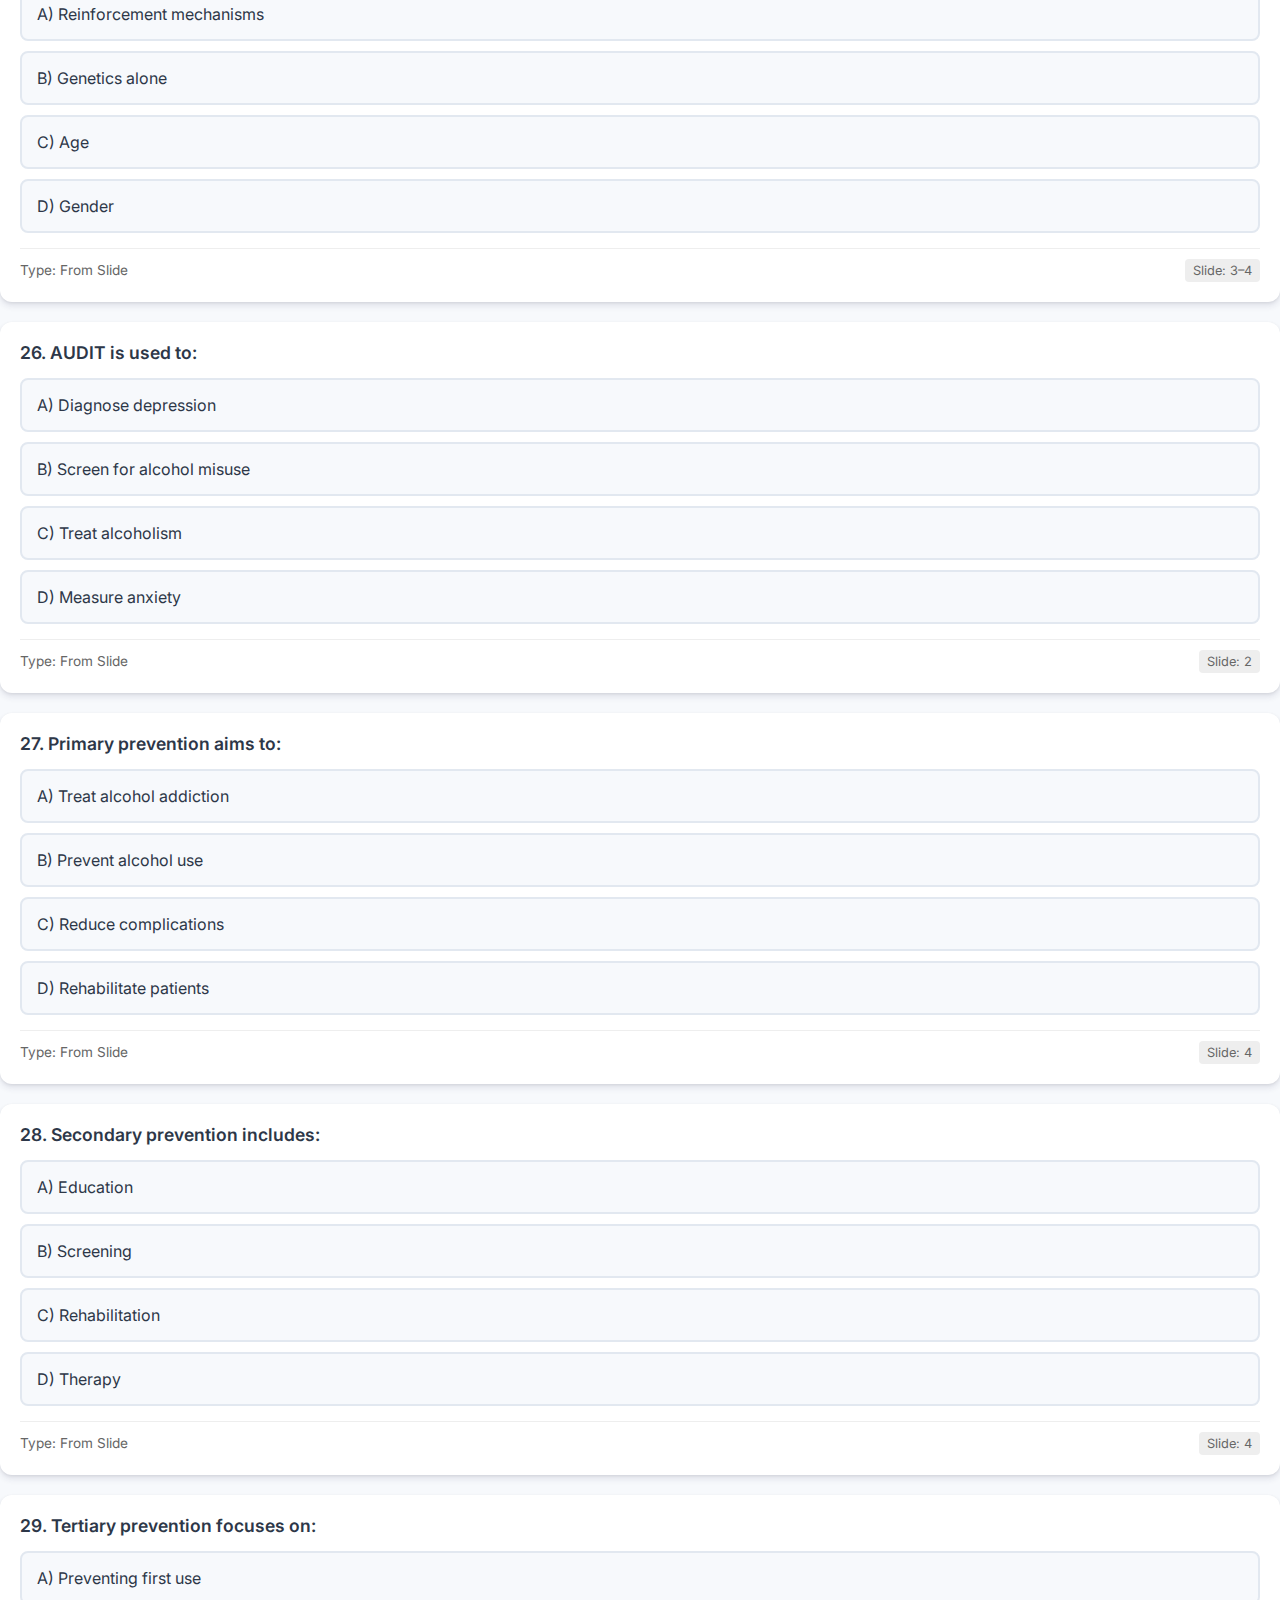
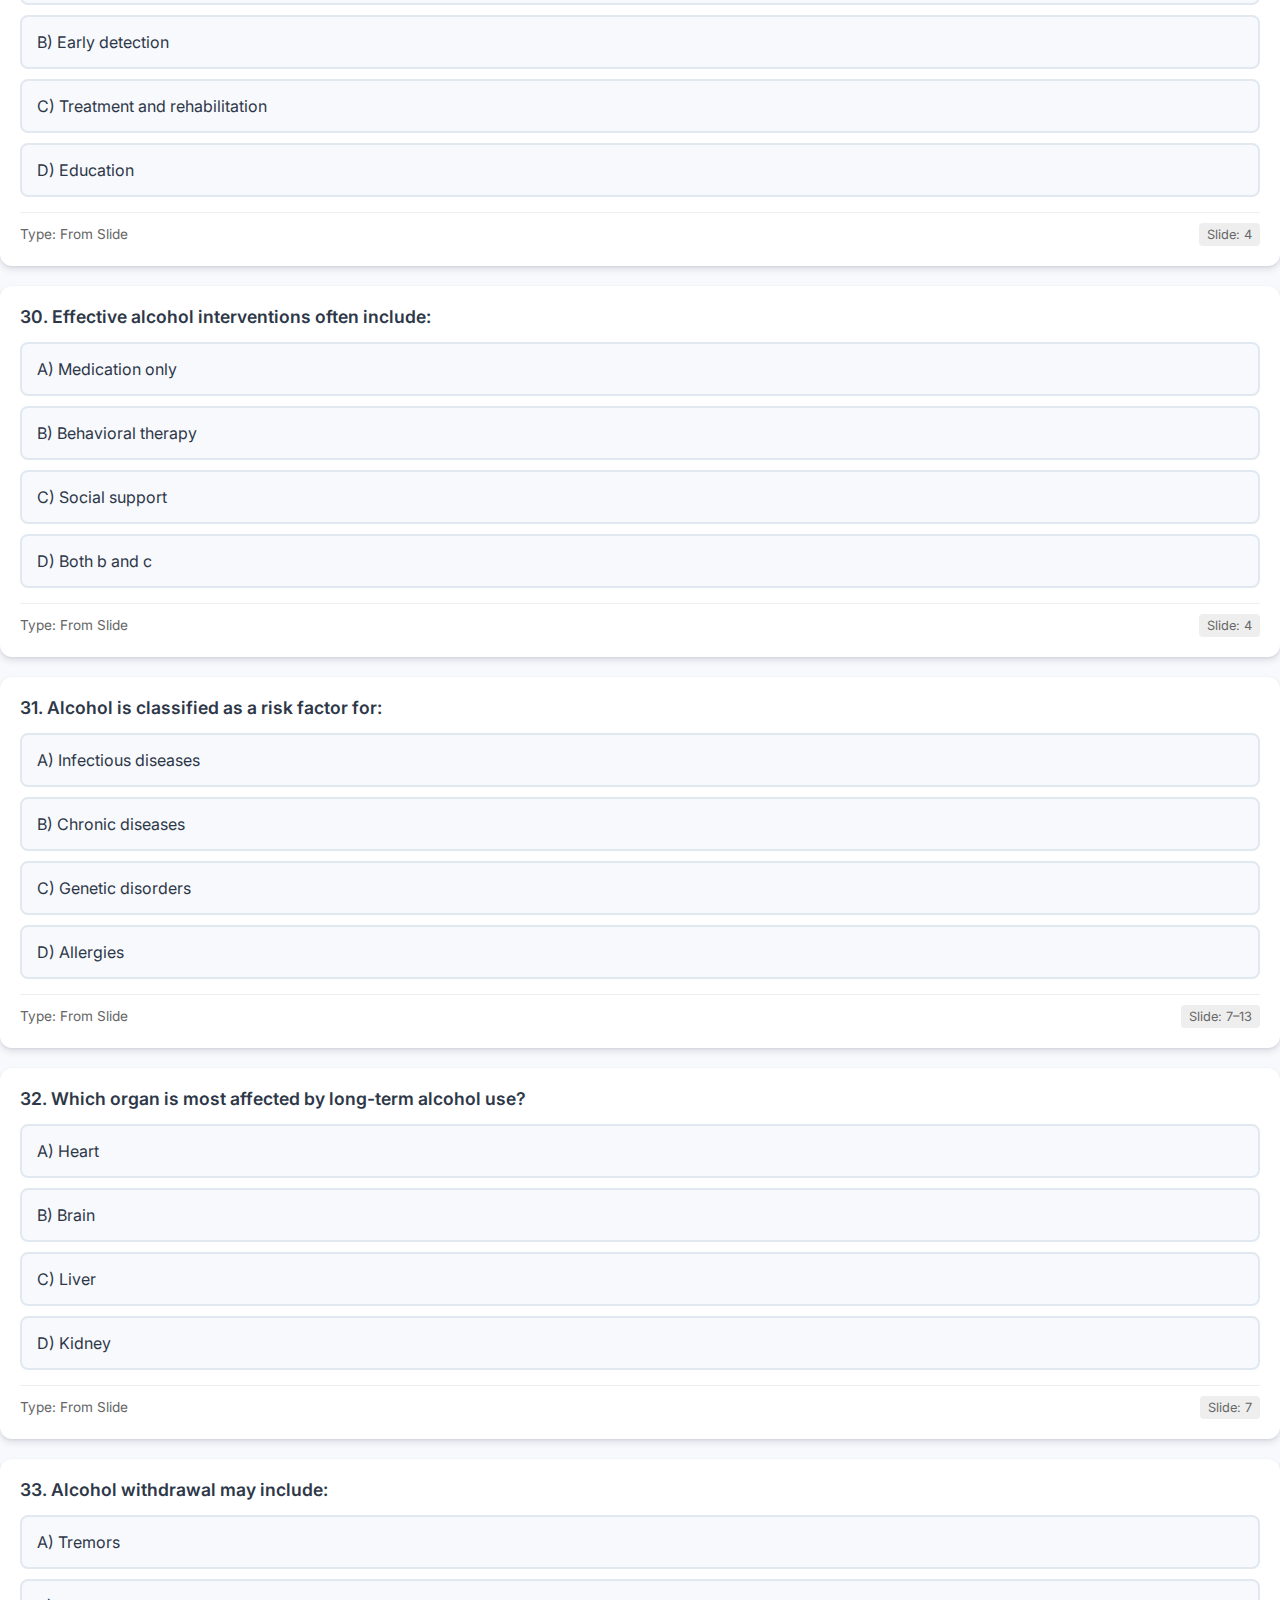
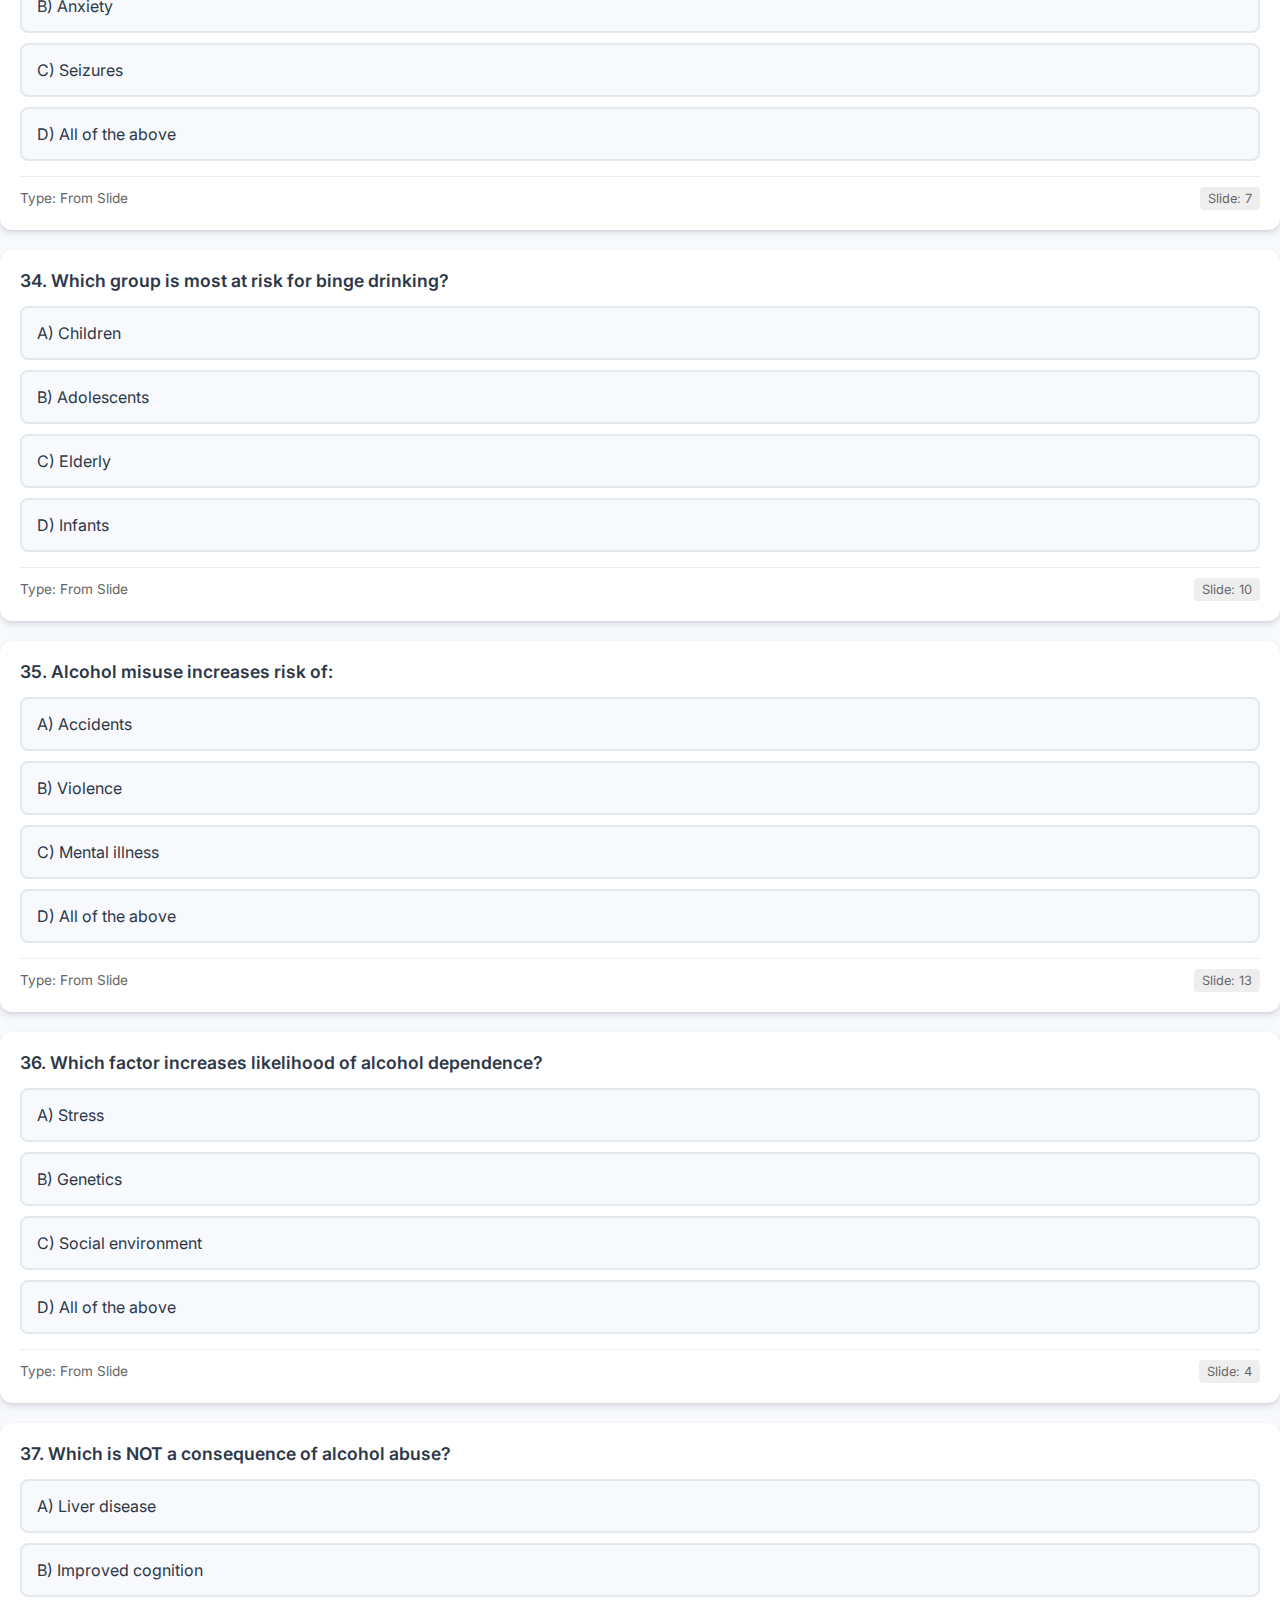
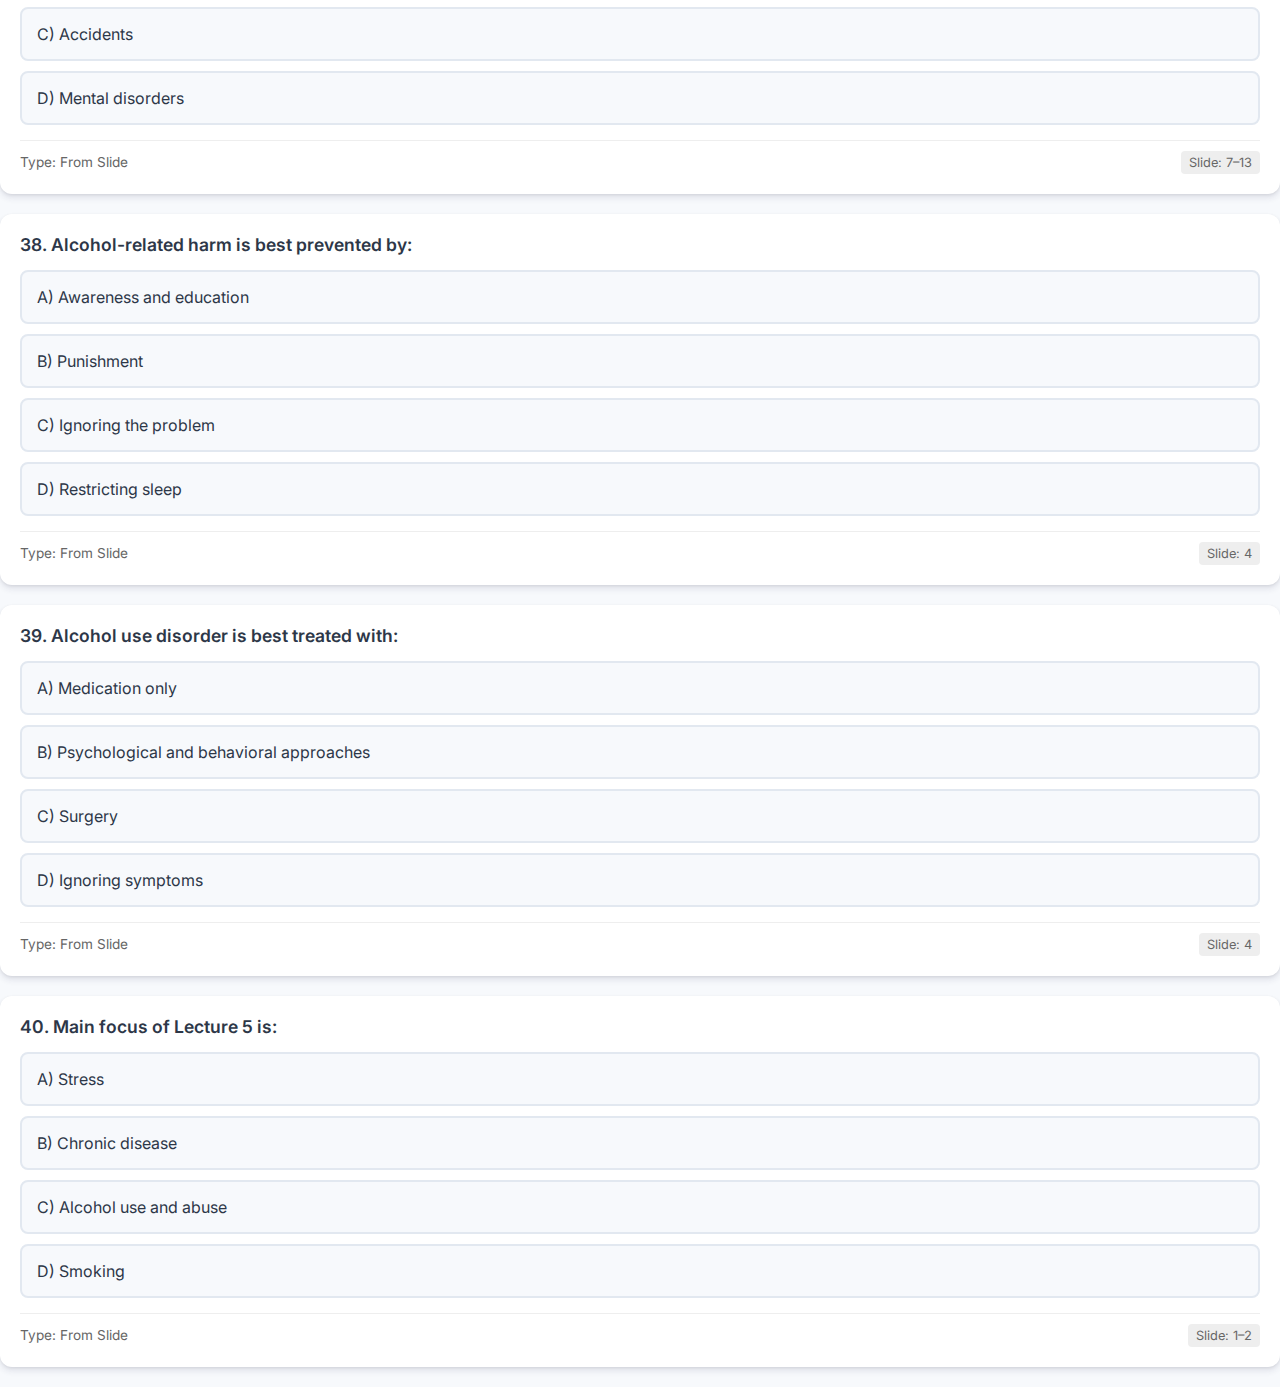
<file: old project/lecture5.html>
<!DOCTYPE html>
<html lang="en">
<head>
    <meta charset="UTF-8">
    <meta name="viewport" content="width=device-width, initial-scale=1.0">
    <title>Lecture 5 – MCQ Practice</title>
    <link rel="stylesheet" href="style.css">
    <link href="https://fonts.googleapis.com/css2?family=Inter:wght@400;600;700&display=swap" rel="stylesheet">
</head>
<body>
    <div class="container">
        <div class="header-controls">
            <a href="index.html" class="btn" style="background-color: #7f8c8d; color: white; text-decoration: none;">&larr; Home</a>
            <div class="score-board" id="score-display">Score: 0 / 40</div>
            <div class="action-buttons">
                <button id="reset-btn" class="btn btn-reset">Reset Quiz</button>
                <button id="show-answers-btn" class="btn btn-show">Show All Correct Answers</button>
            </div>
        </div>

        <h1>Lecture 5 Practice</h1>
        
        <div id="quiz-container">
            <!-- Questions rendered here -->
        </div>
    </div>
    <script src="script.js"></script>
<!--Start of Tawk.to Script-->
<script type="text/javascript">
var Tawk_API=Tawk_API||{}, Tawk_LoadStart=new Date();
(function(){
var s1=document.createElement("script"),s0=document.getElementsByTagName("script")[0];
s1.async=true;
s1.src='https://embed.tawk.to/656f1230bfb79148e59a4600/1jgerpmr7';
s1.charset='UTF-8';
s1.setAttribute('crossorigin','*');
s0.parentNode.insertBefore(s1,s0);
})();
</script>
<!--End of Tawk.to Script-->
</body>
</html>
</file>
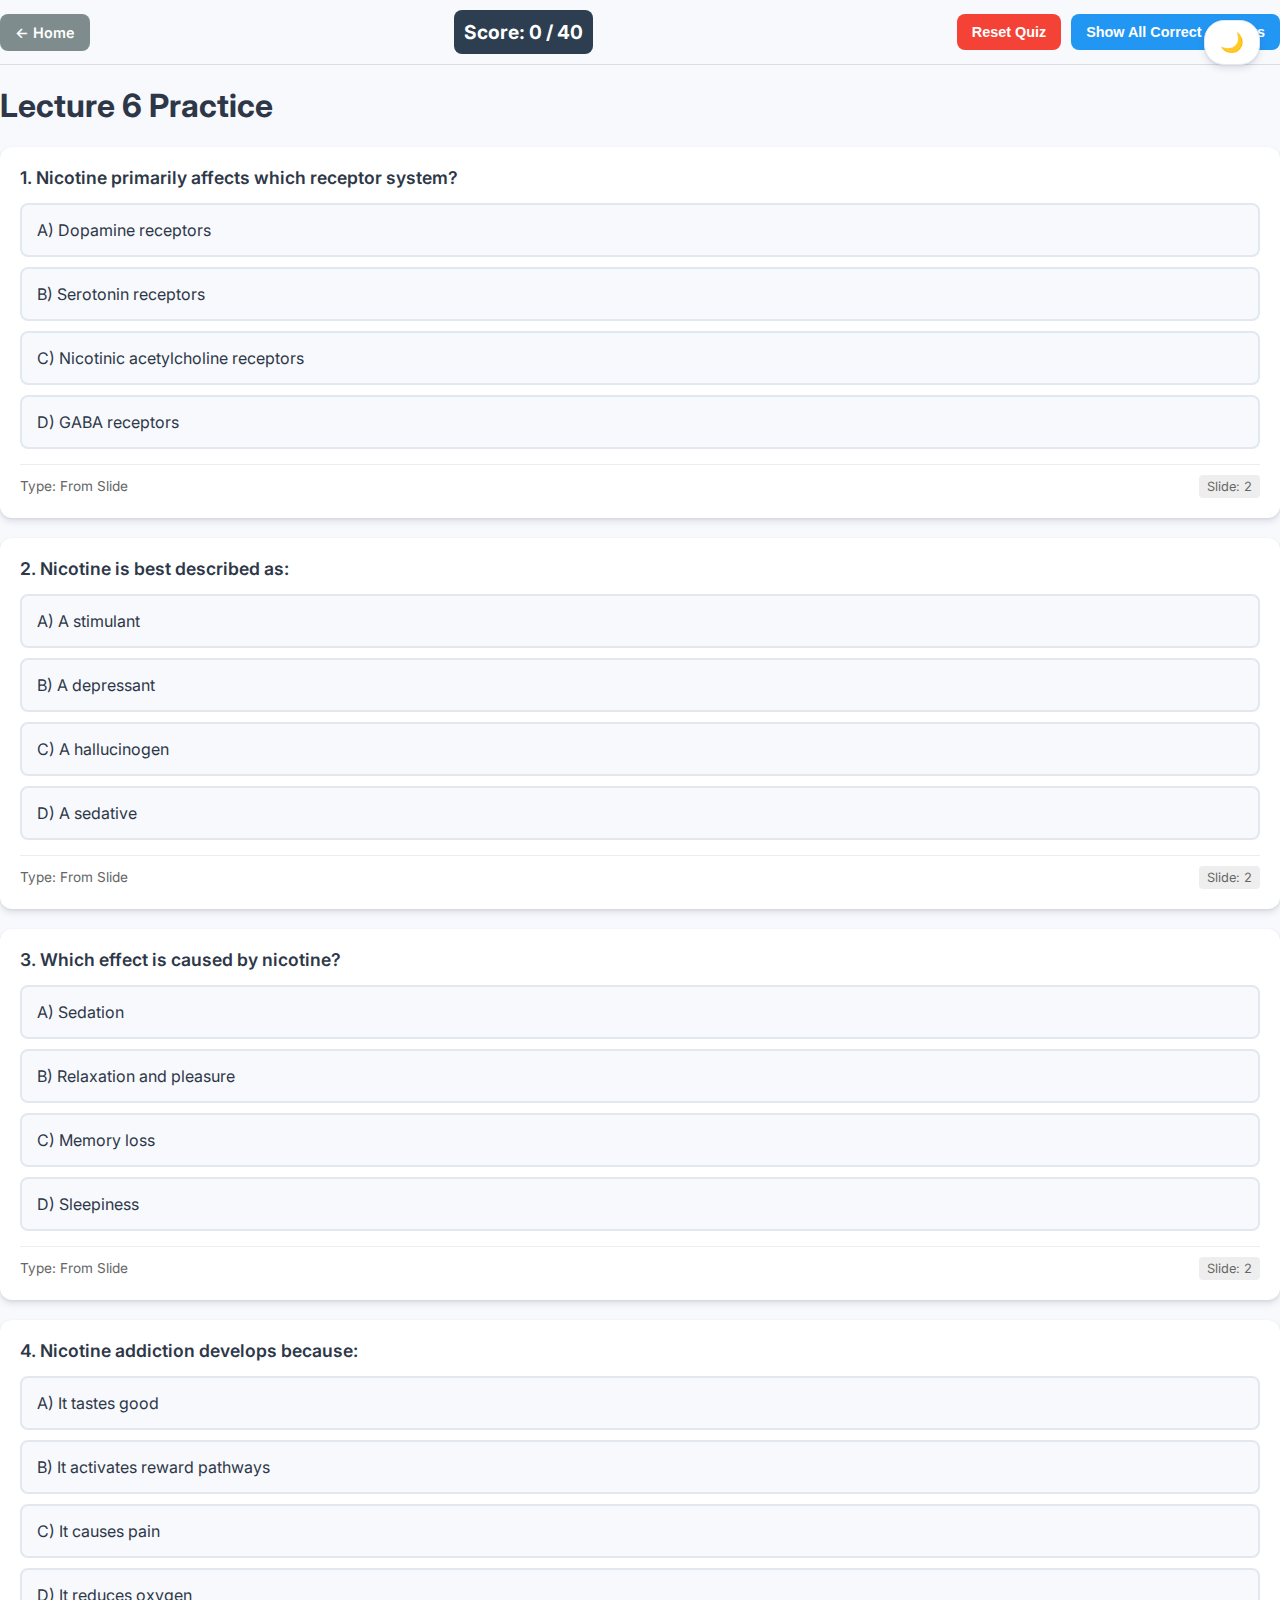
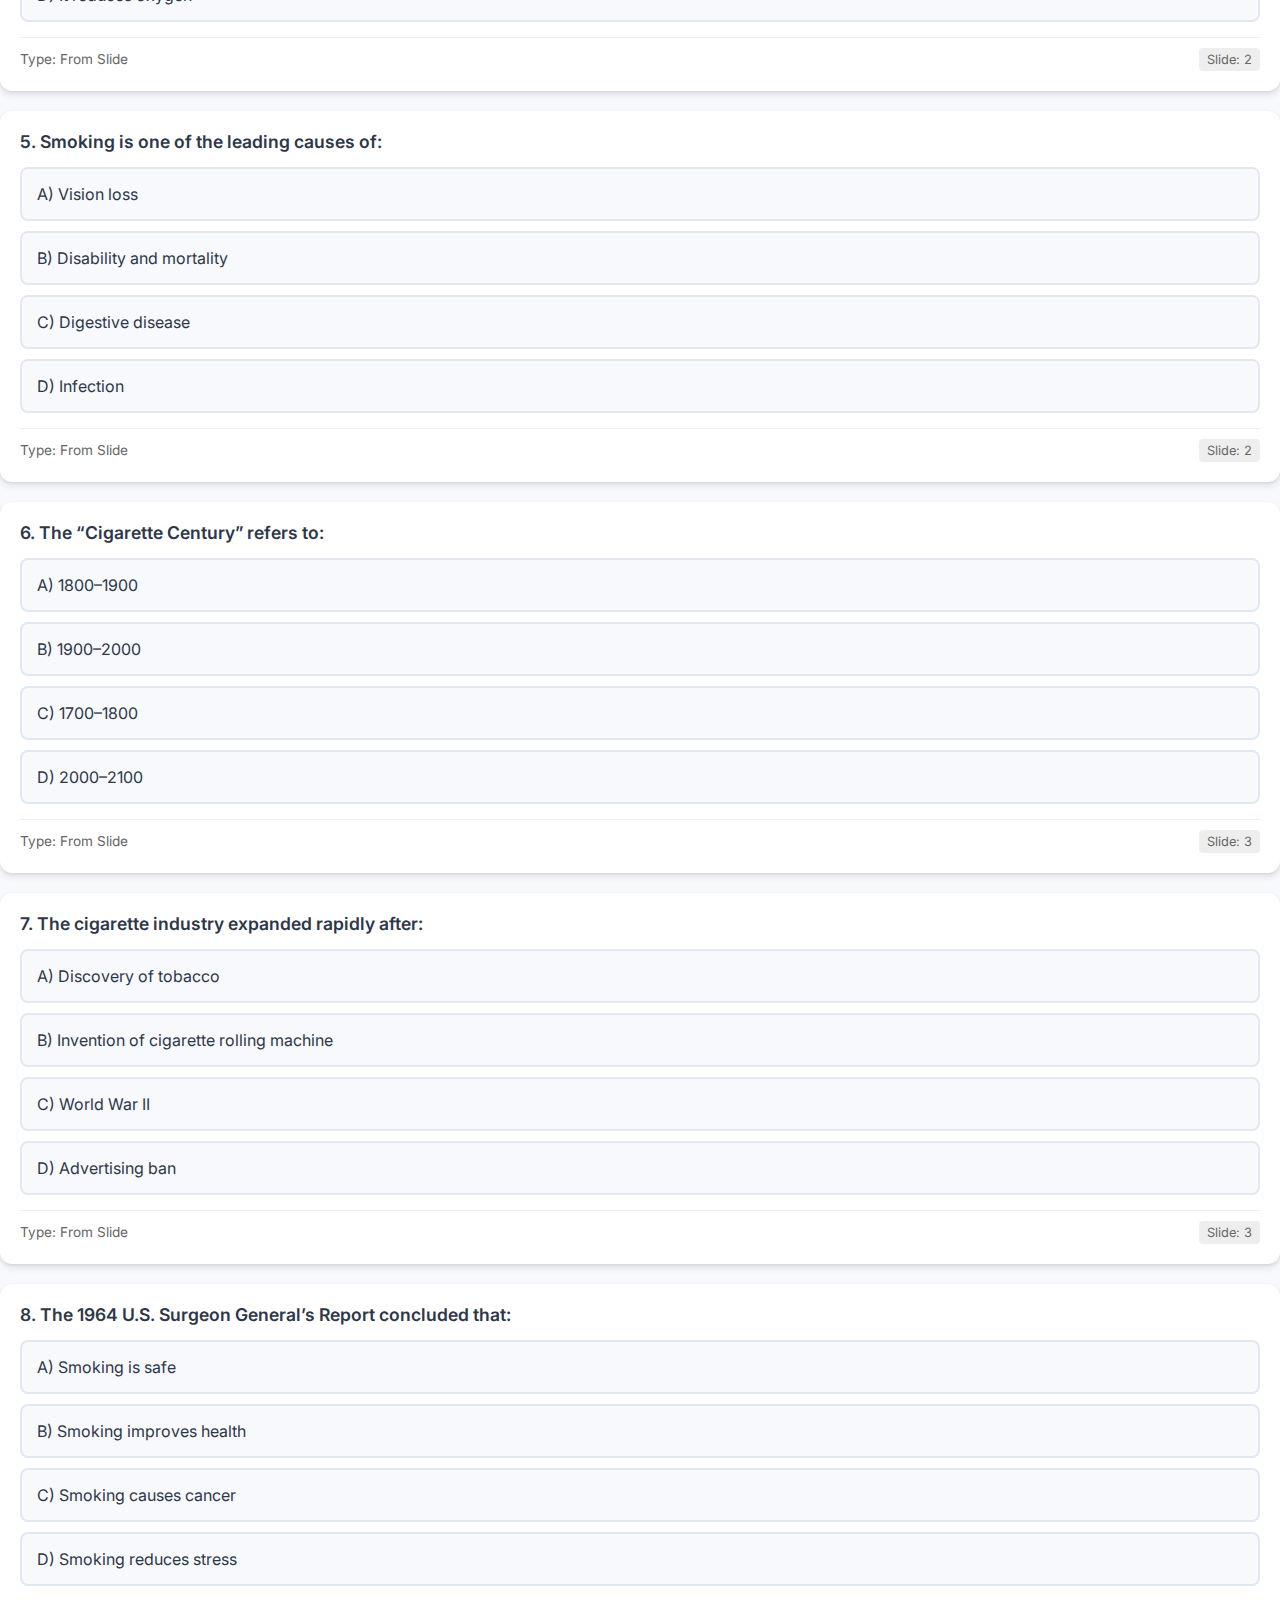
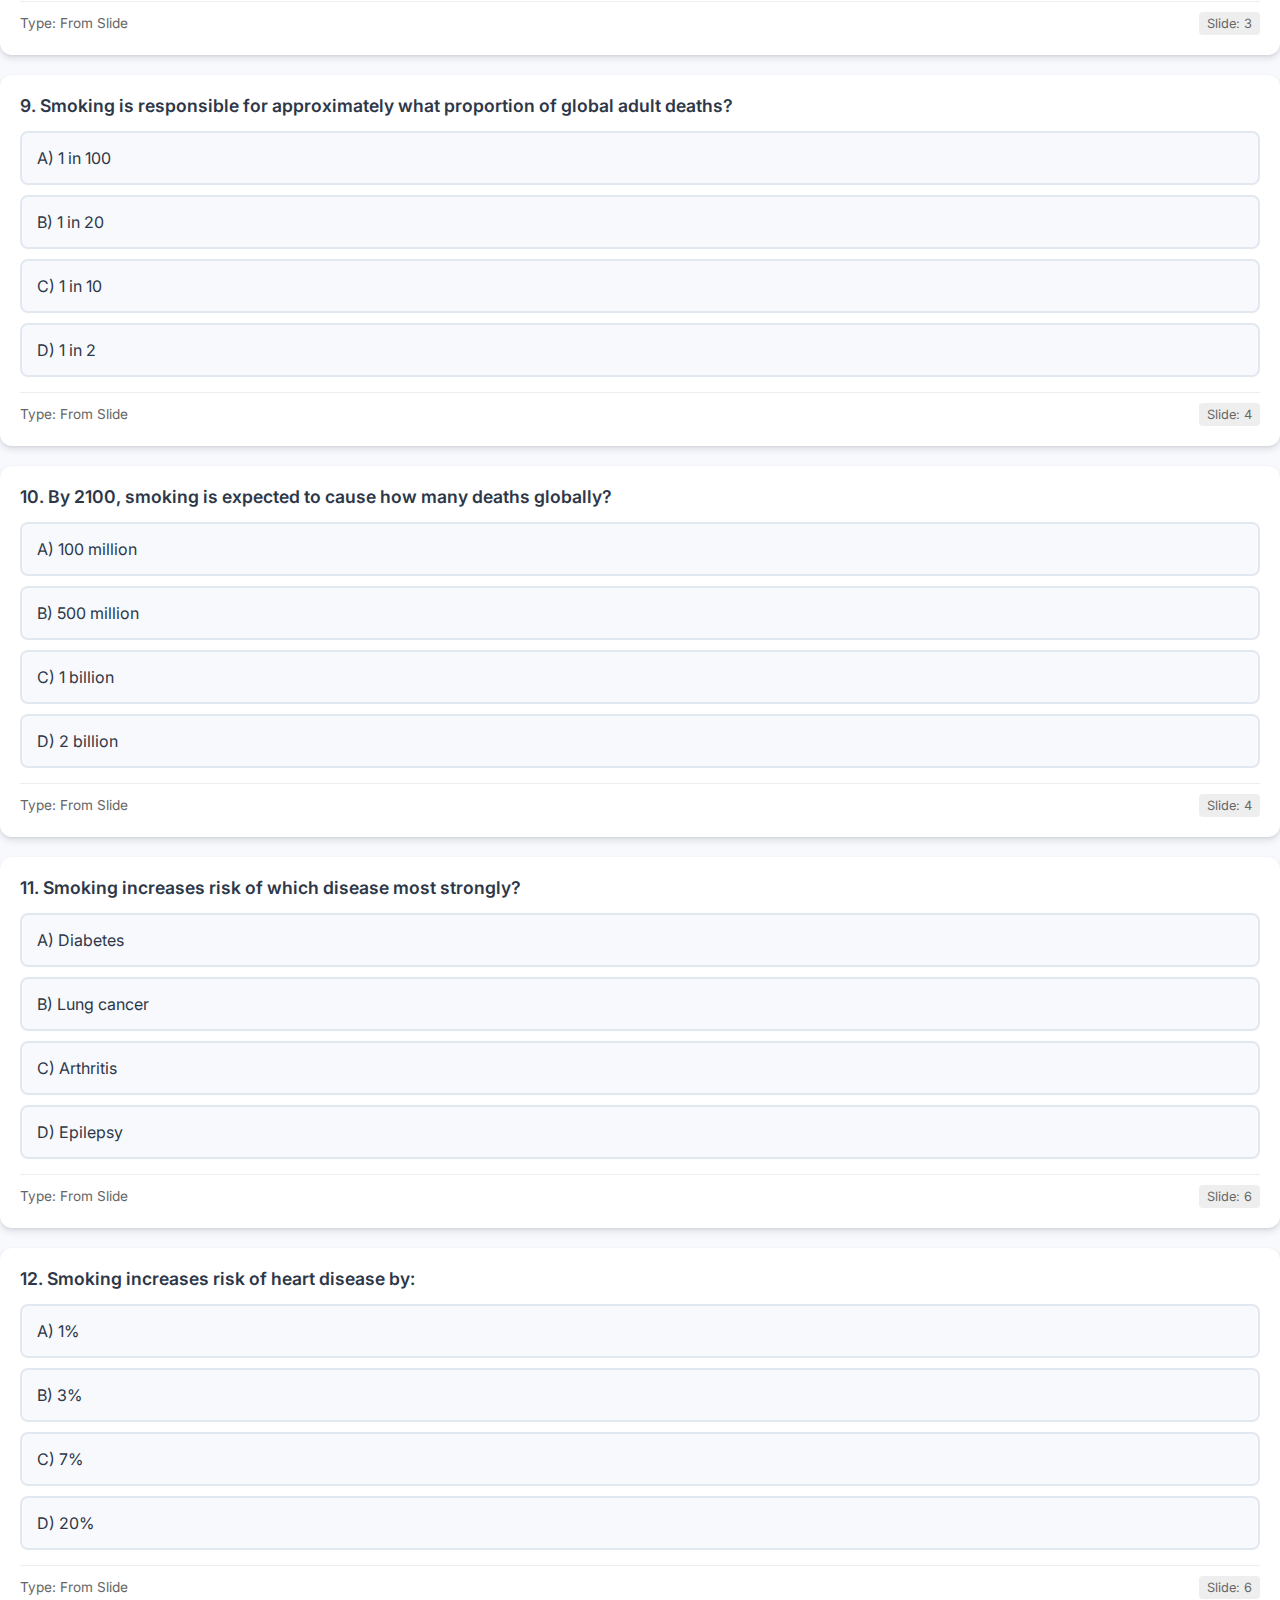
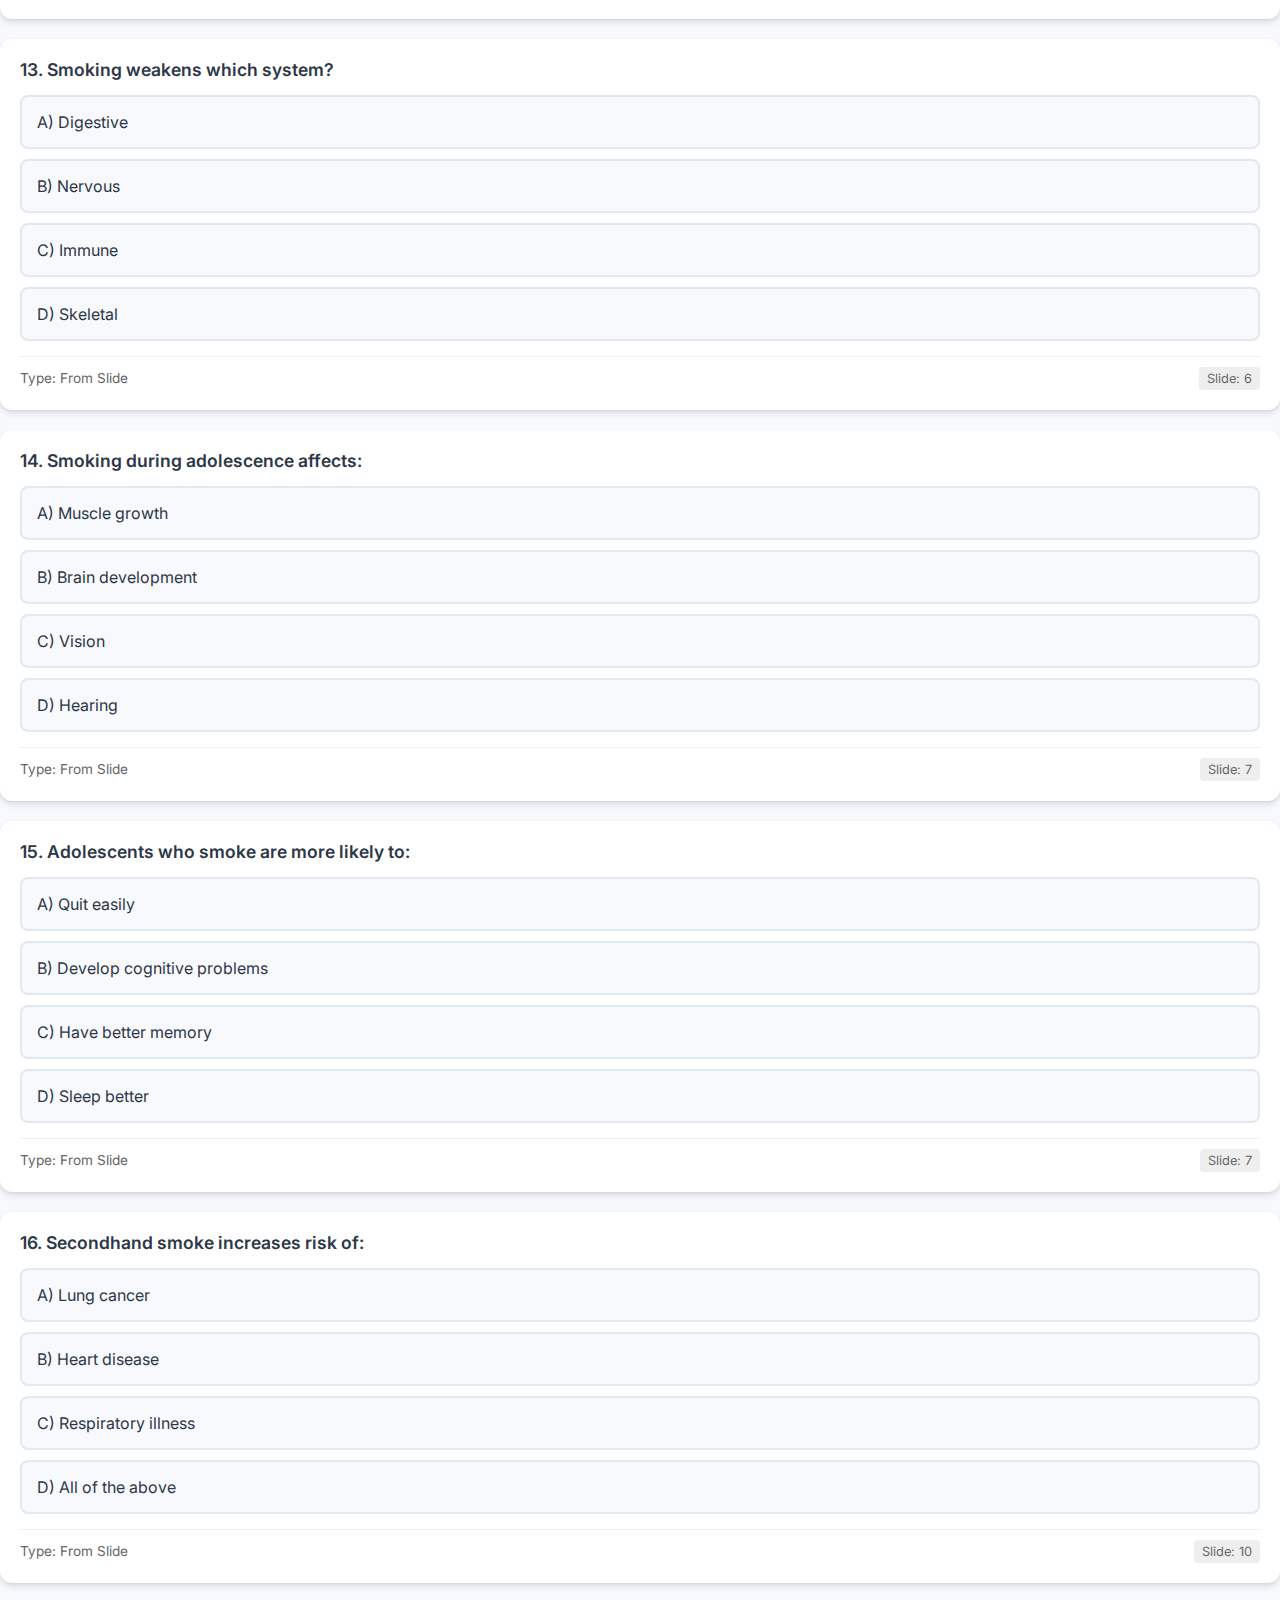
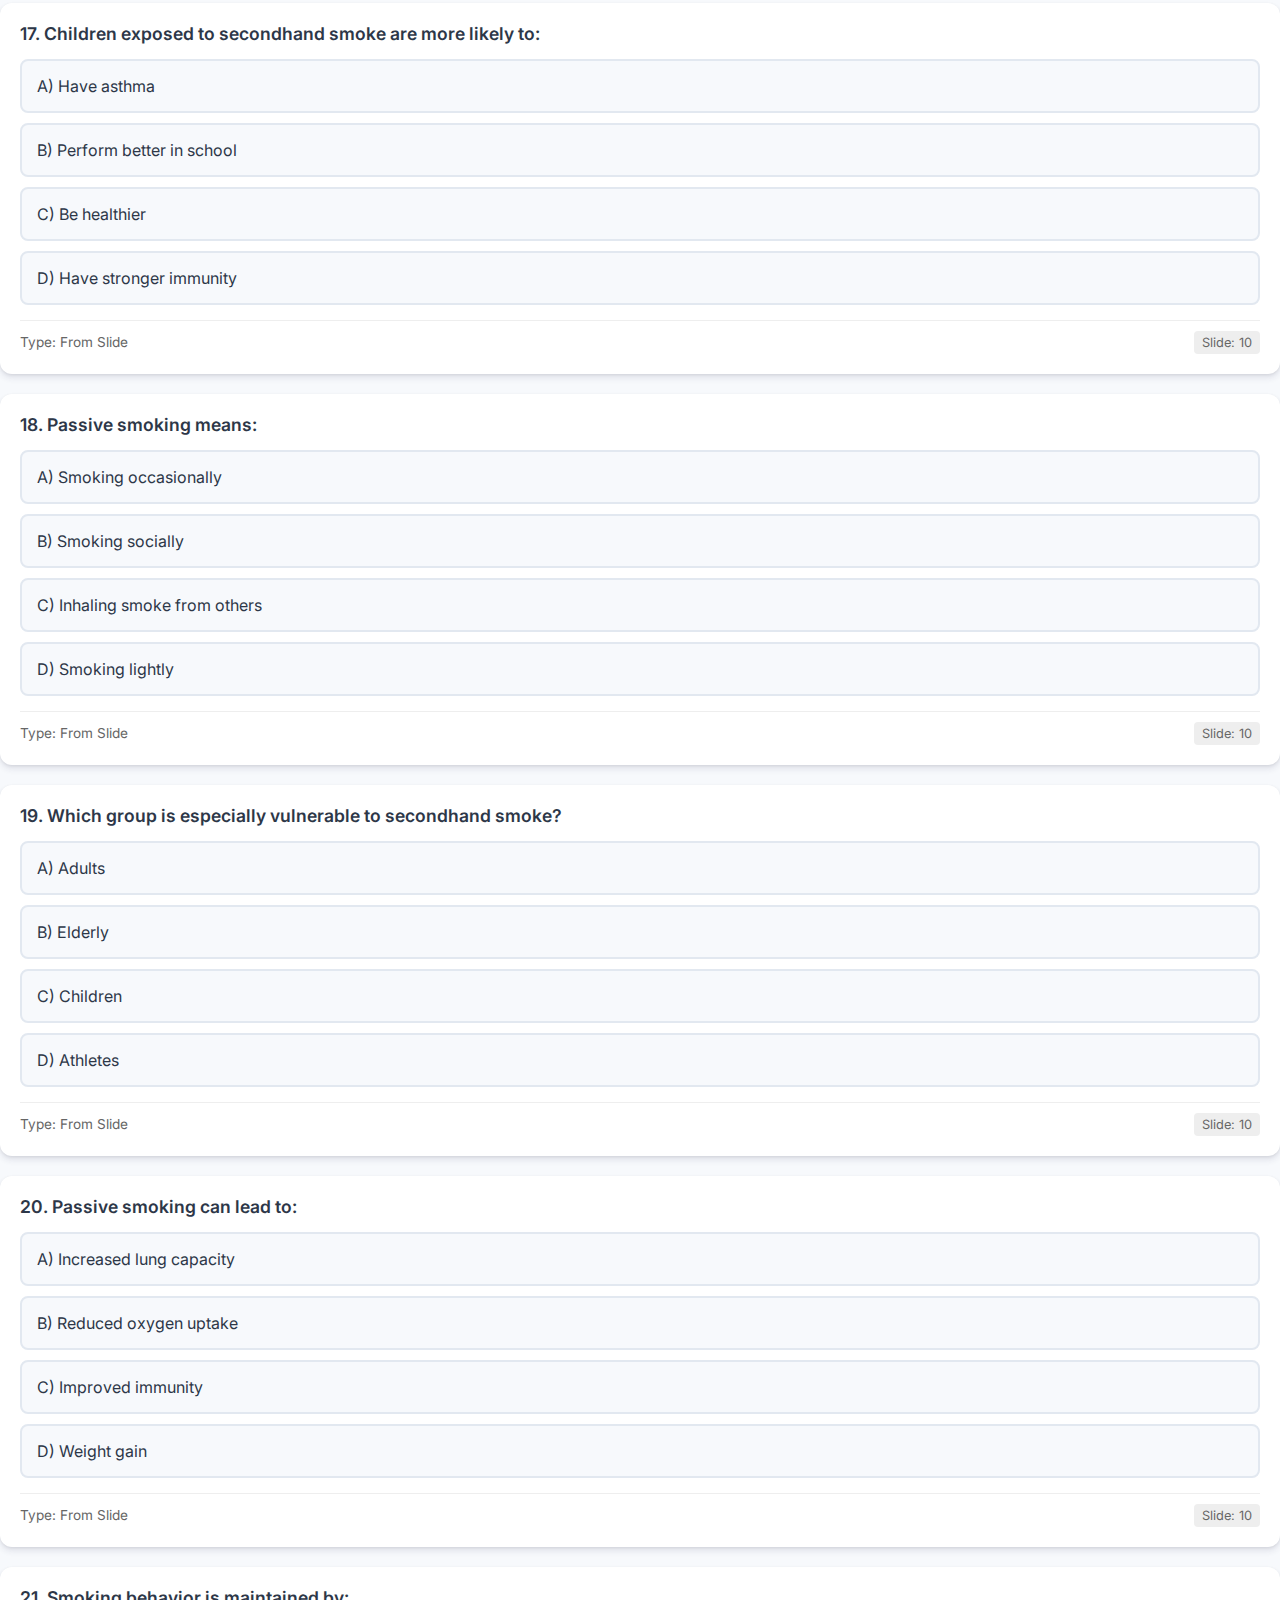
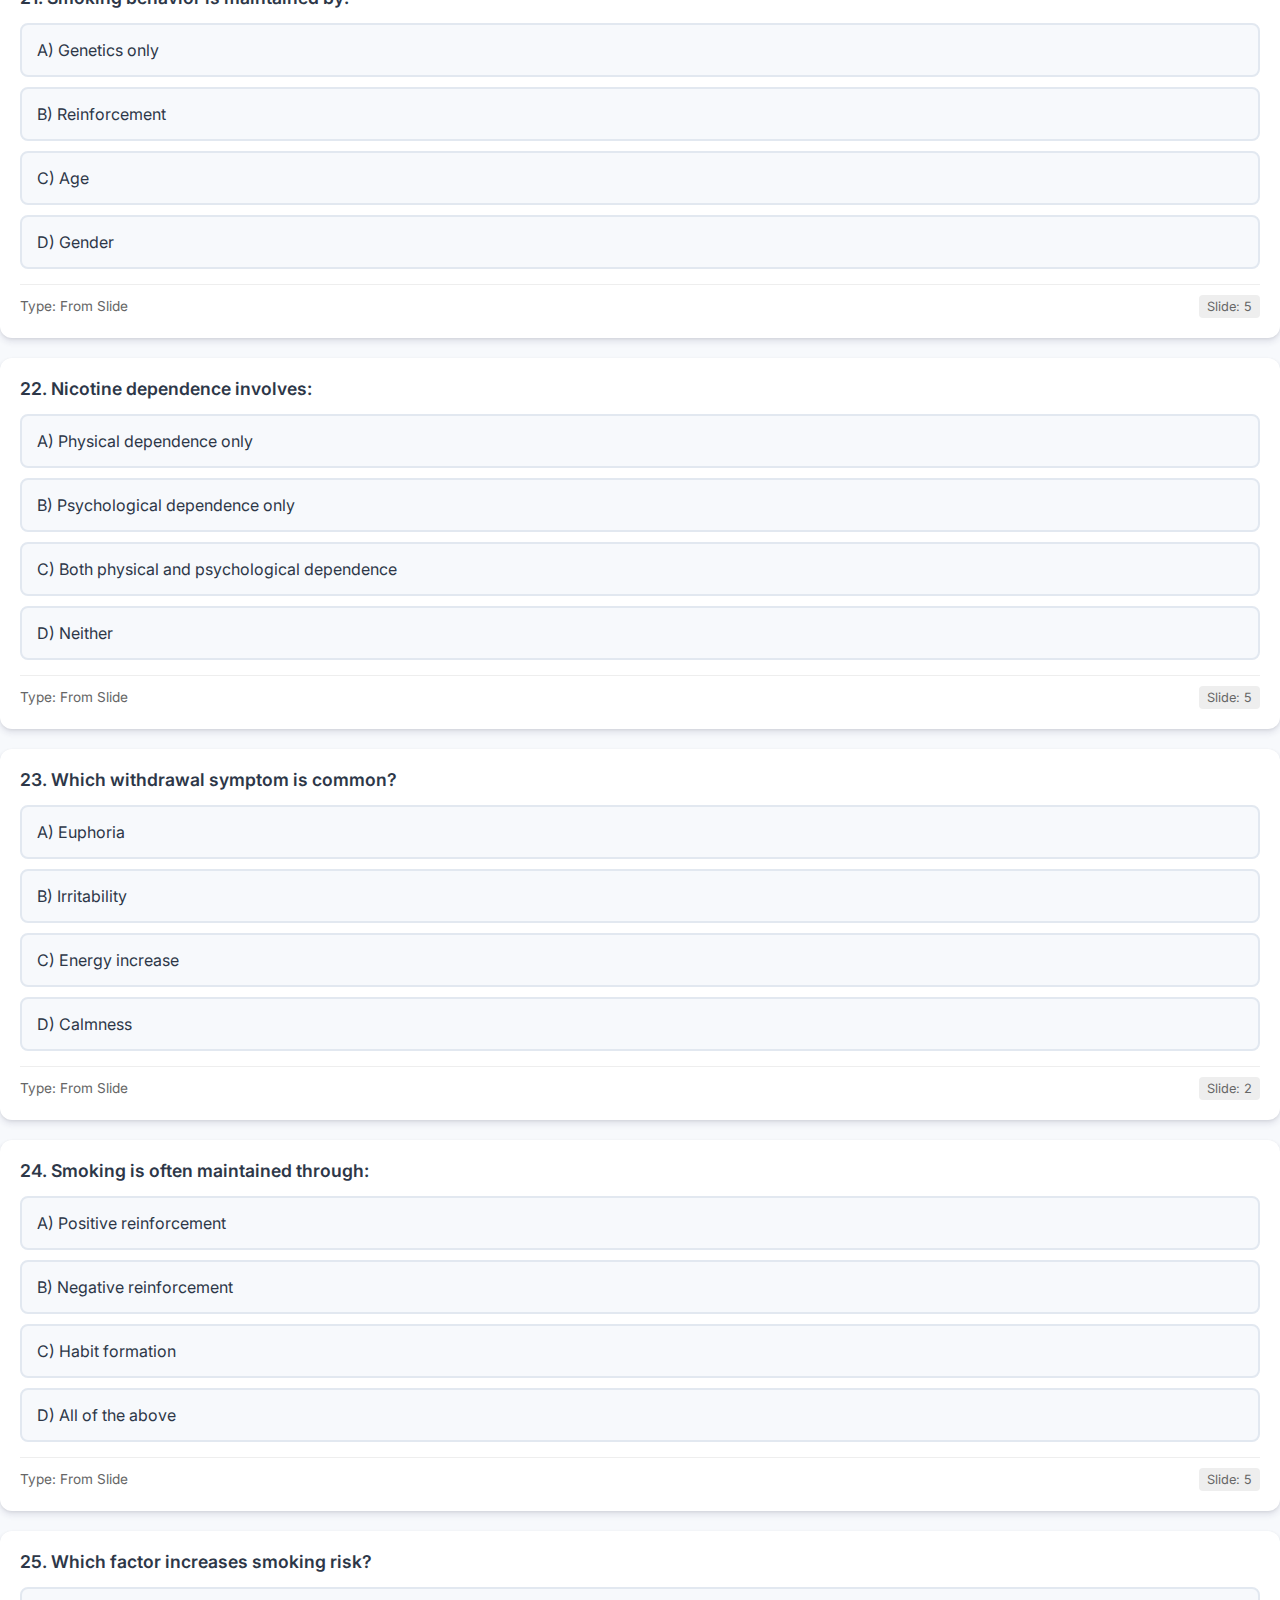
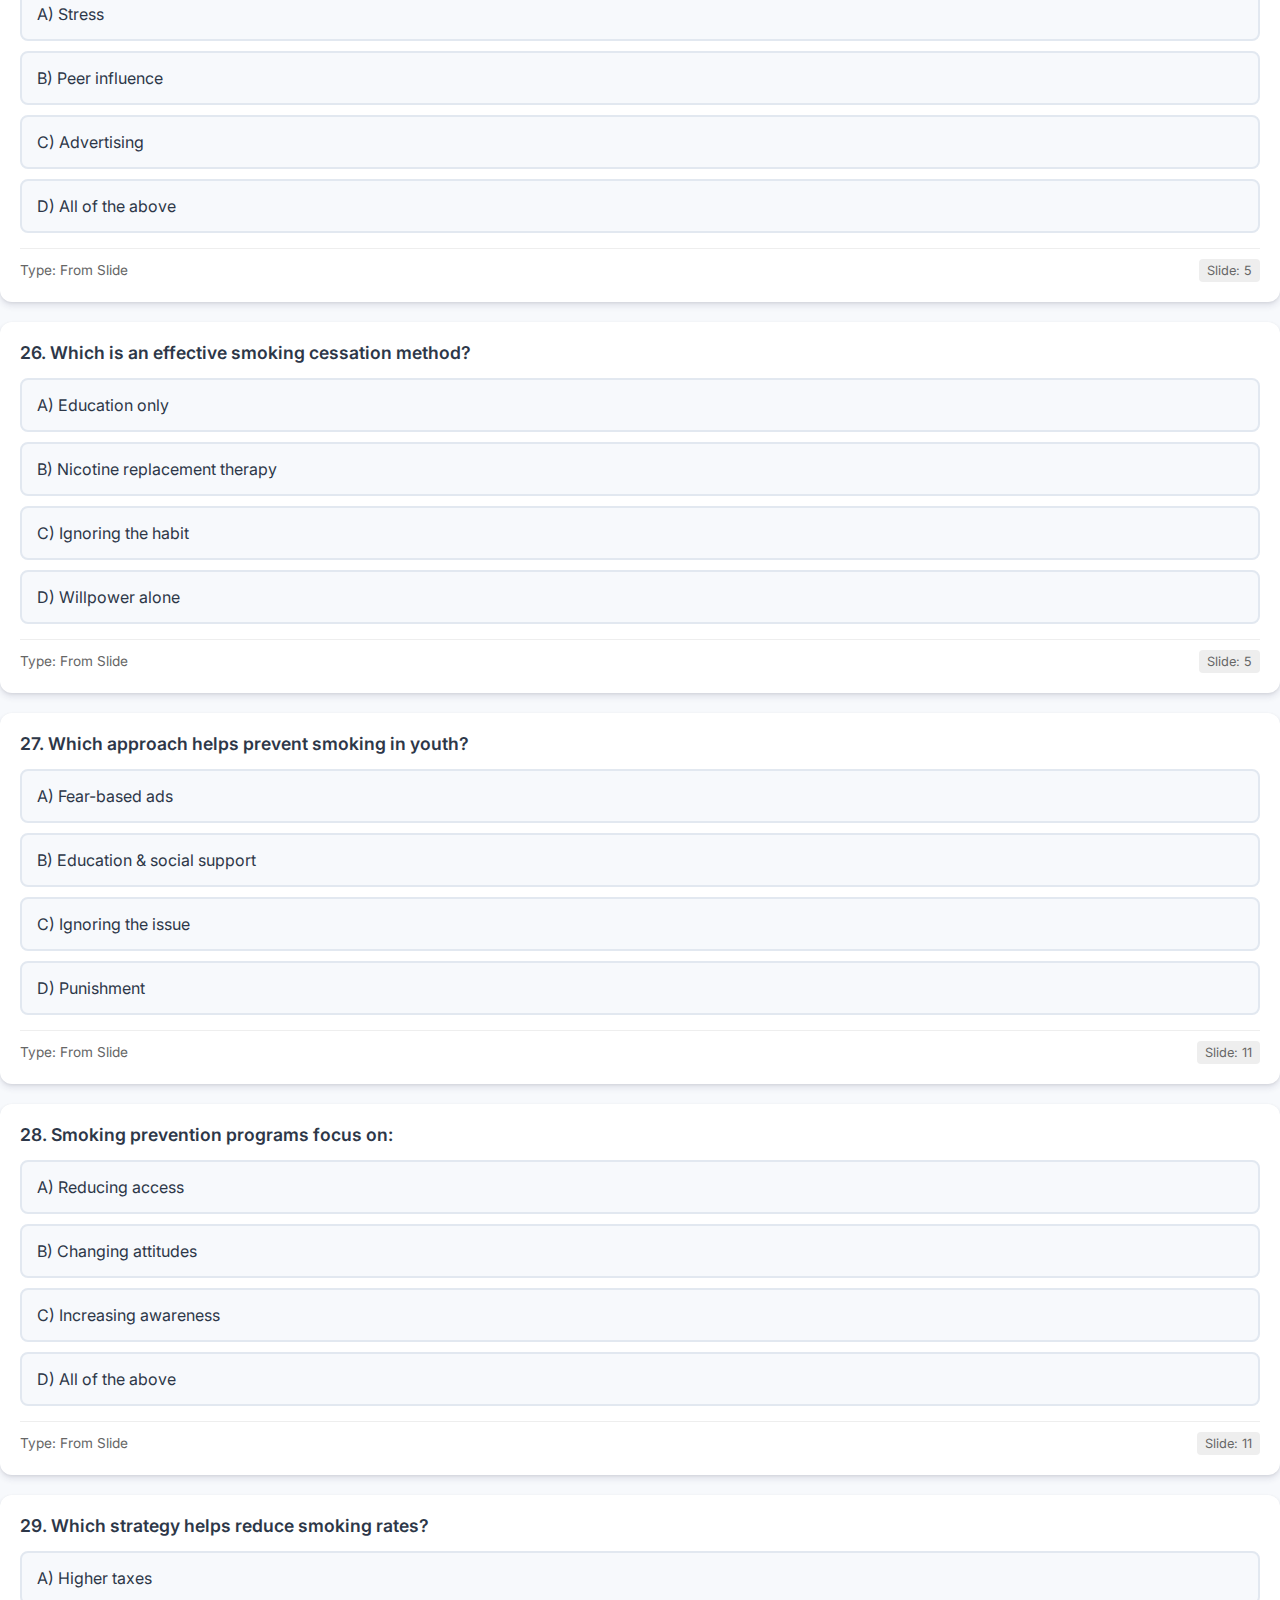
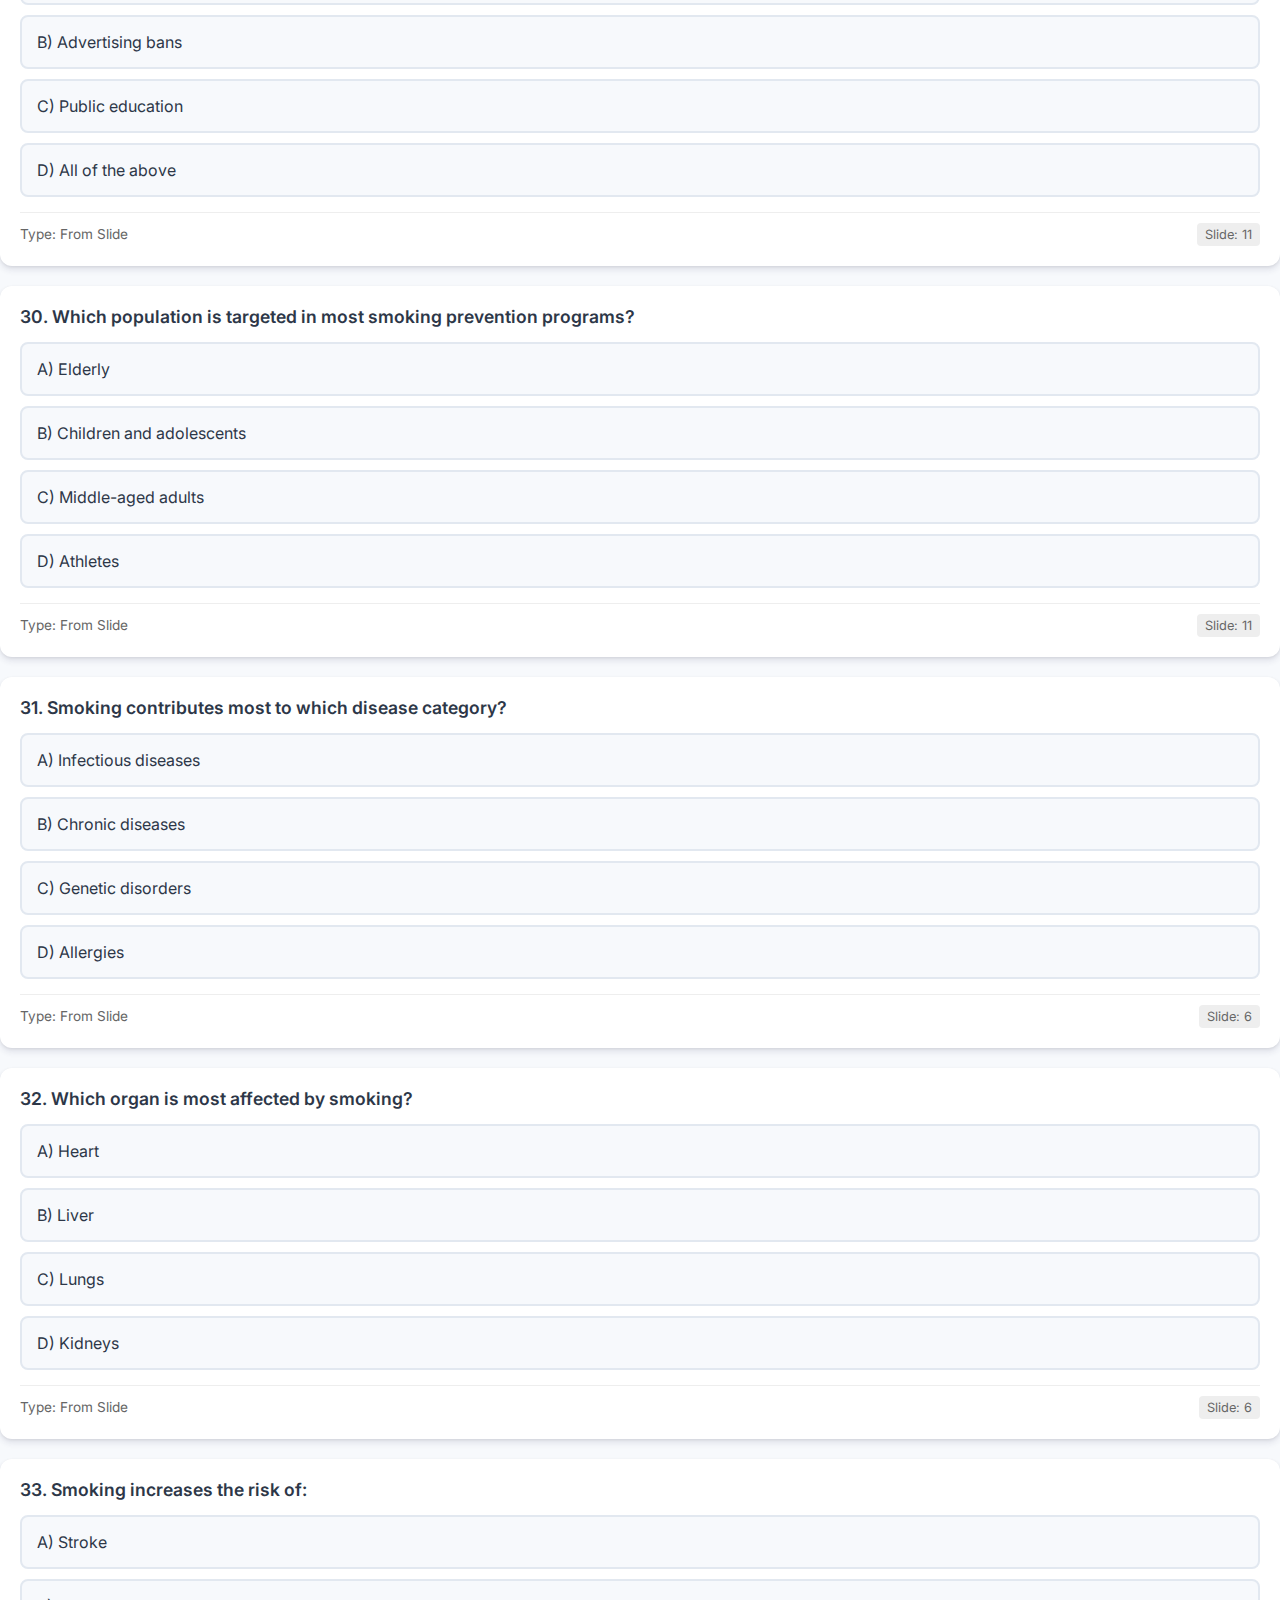
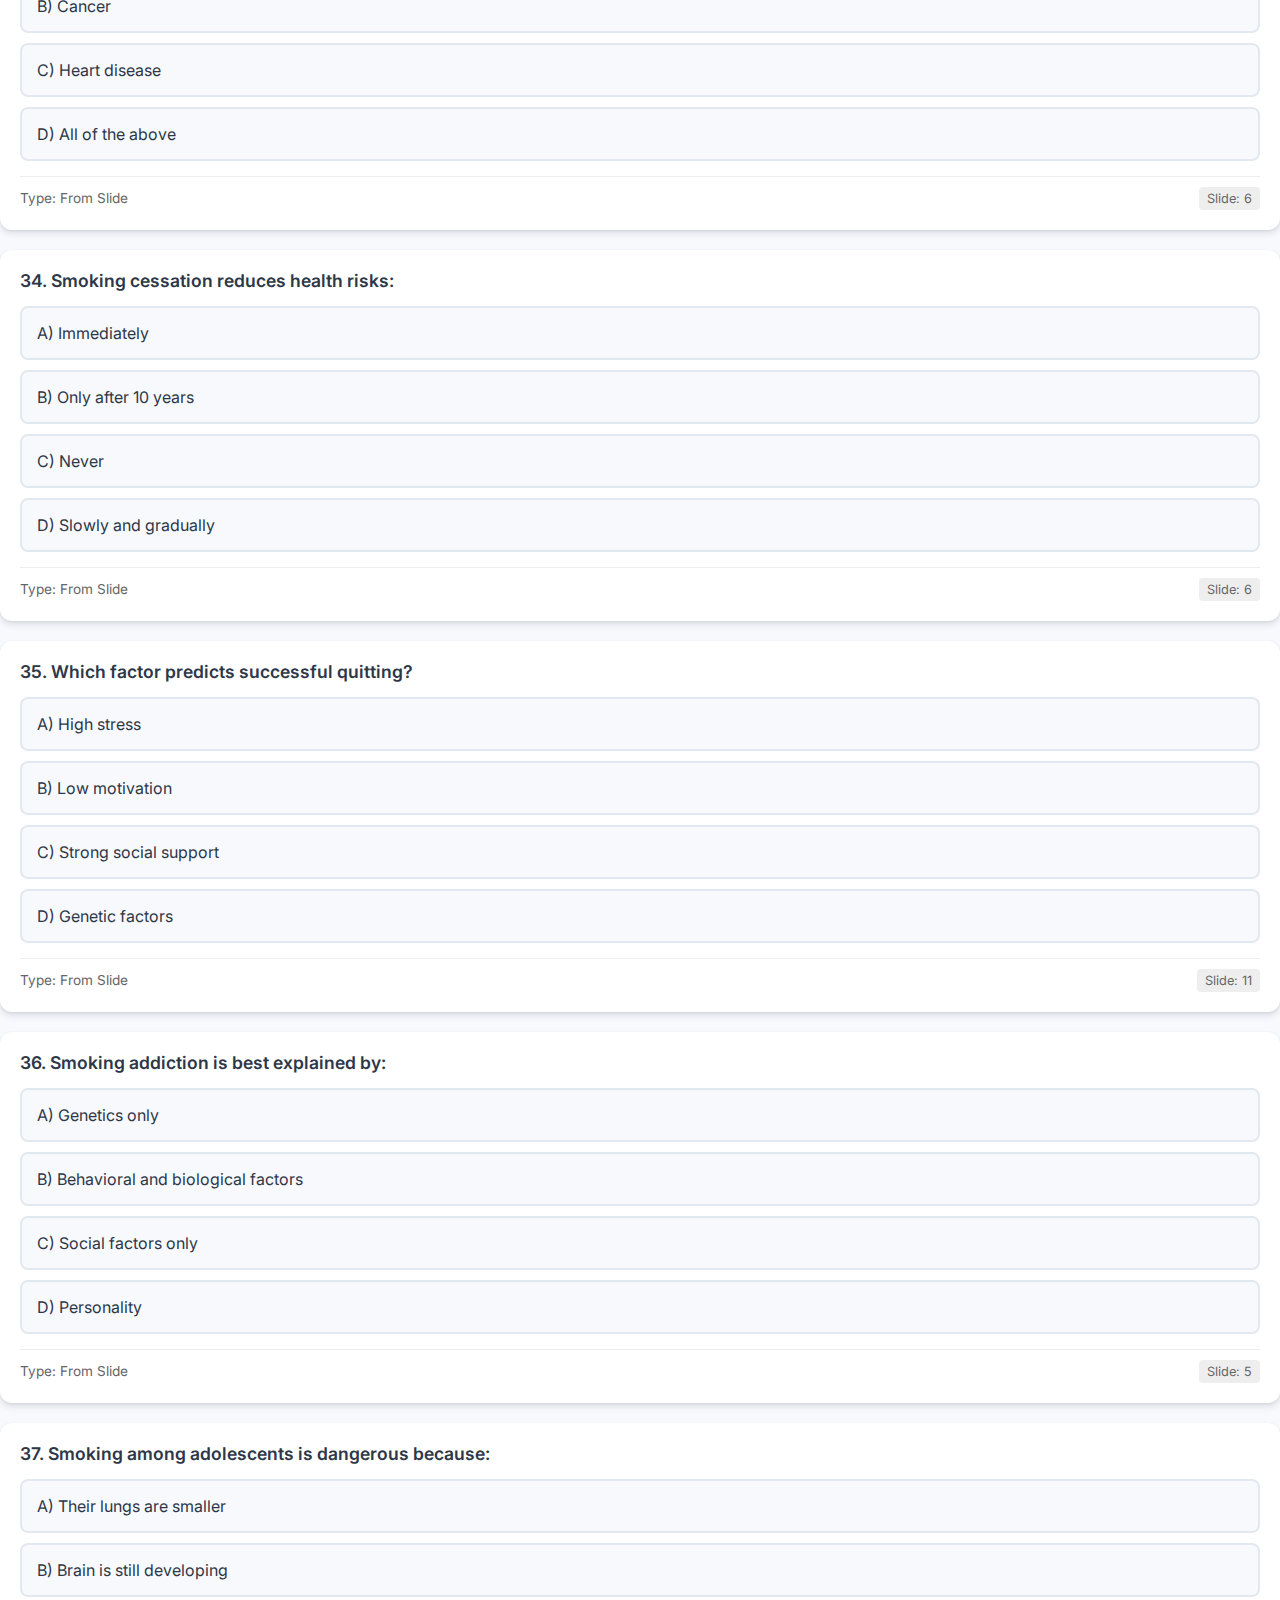
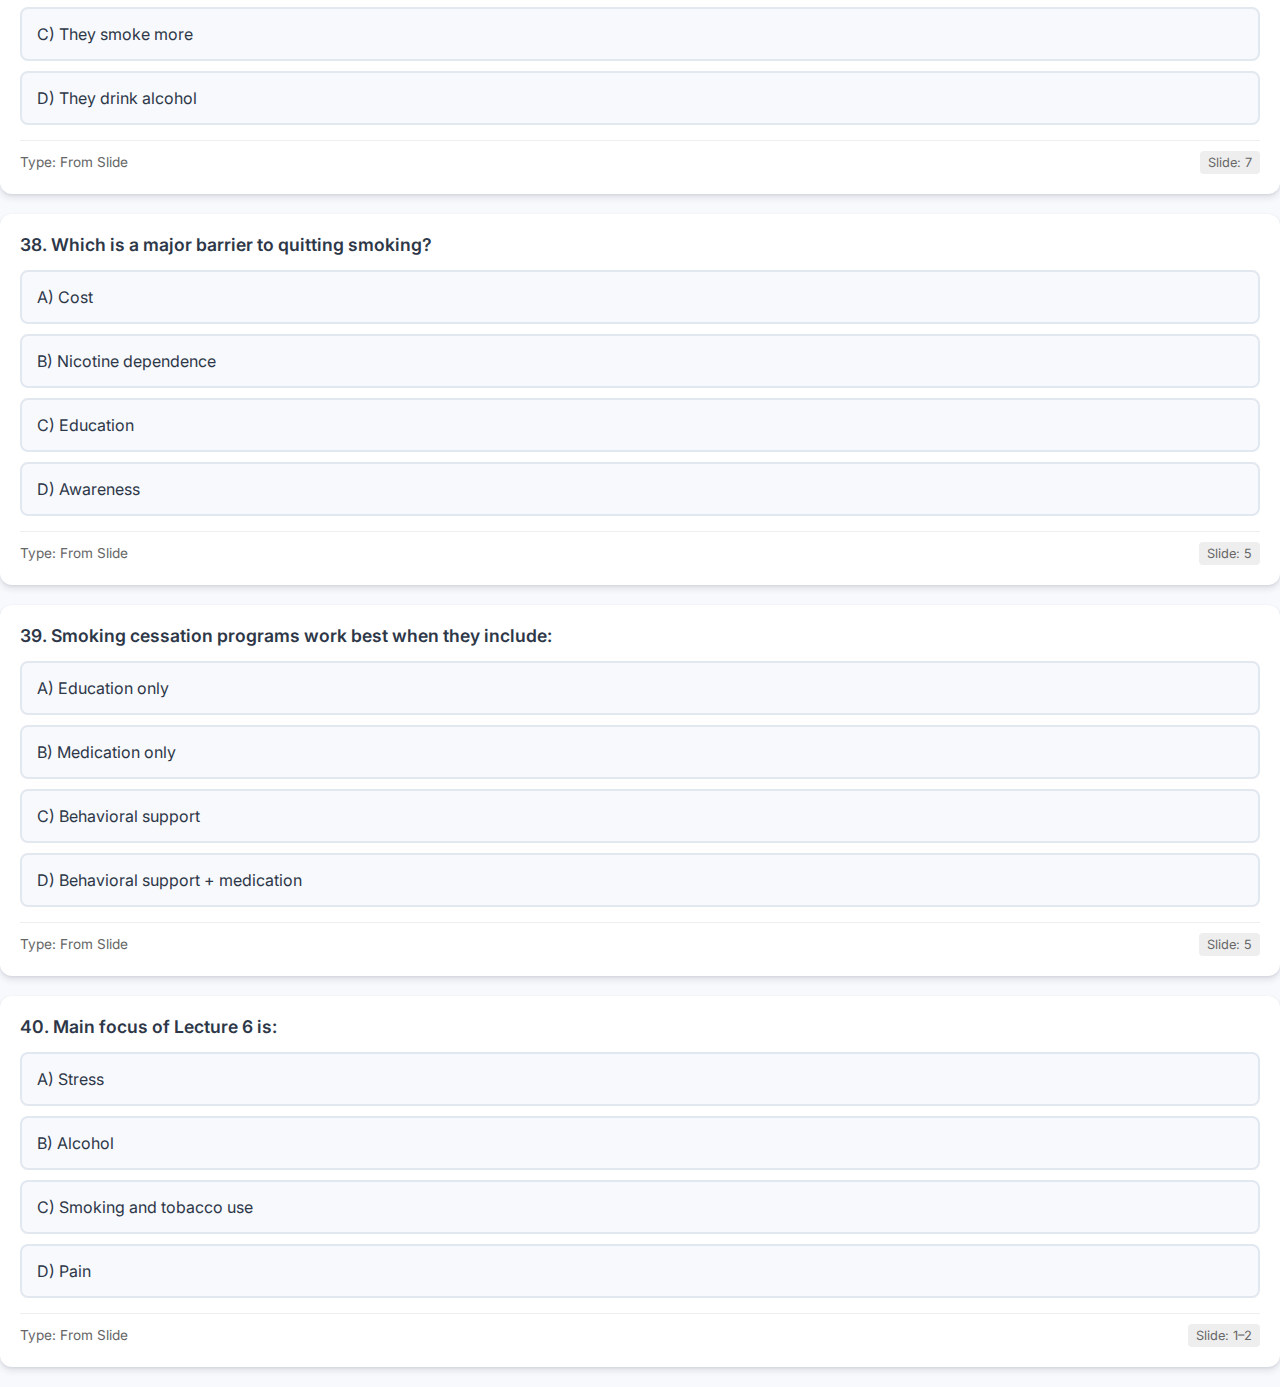
<file: old project/lecture6.html>
<!DOCTYPE html>
<html lang="en">
<head>
    <meta charset="UTF-8">
    <meta name="viewport" content="width=device-width, initial-scale=1.0">
    <title>Lecture 6 – MCQ Practice</title>
    <link rel="stylesheet" href="style.css">
    <link href="https://fonts.googleapis.com/css2?family=Inter:wght@400;600;700&display=swap" rel="stylesheet">
</head>
<body>
    <div class="container">
        <div class="header-controls">
            <a href="index.html" class="btn" style="background-color: #7f8c8d; color: white; text-decoration: none;">&larr; Home</a>
            <div class="score-board" id="score-display">Score: 0 / 40</div>
            <div class="action-buttons">
                <button id="reset-btn" class="btn btn-reset">Reset Quiz</button>
                <button id="show-answers-btn" class="btn btn-show">Show All Correct Answers</button>
            </div>
        </div>

        <h1>Lecture 6 Practice</h1>
        
        <div id="quiz-container">
            <!-- Questions rendered here -->
        </div>
    </div>
    <script src="script.js"></script>
<!--Start of Tawk.to Script-->
<script type="text/javascript">
var Tawk_API=Tawk_API||{}, Tawk_LoadStart=new Date();
(function(){
var s1=document.createElement("script"),s0=document.getElementsByTagName("script")[0];
s1.async=true;
s1.src='https://embed.tawk.to/656f1230bfb79148e59a4600/1jgerpmr7';
s1.charset='UTF-8';
s1.setAttribute('crossorigin','*');
s0.parentNode.insertBefore(s1,s0);
})();
</script>
<!--End of Tawk.to Script-->
</body>
</html>
</file>
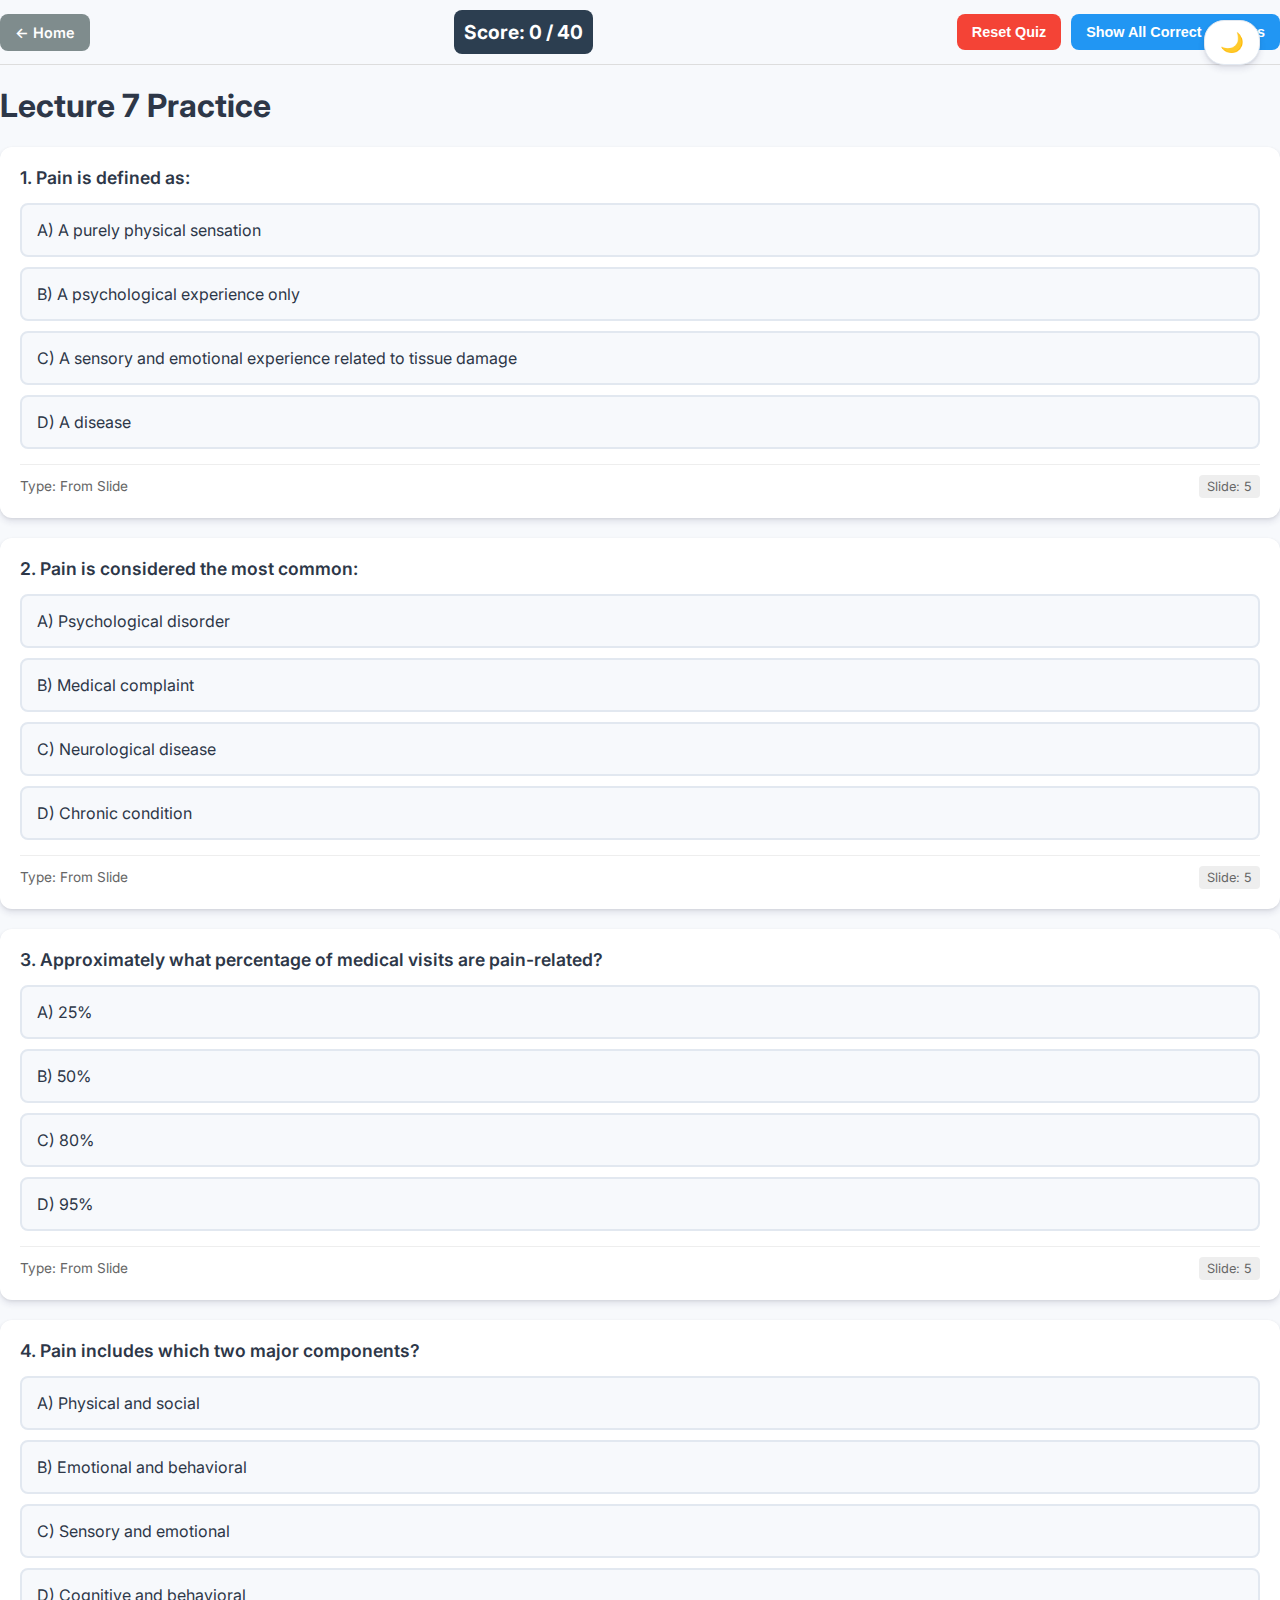
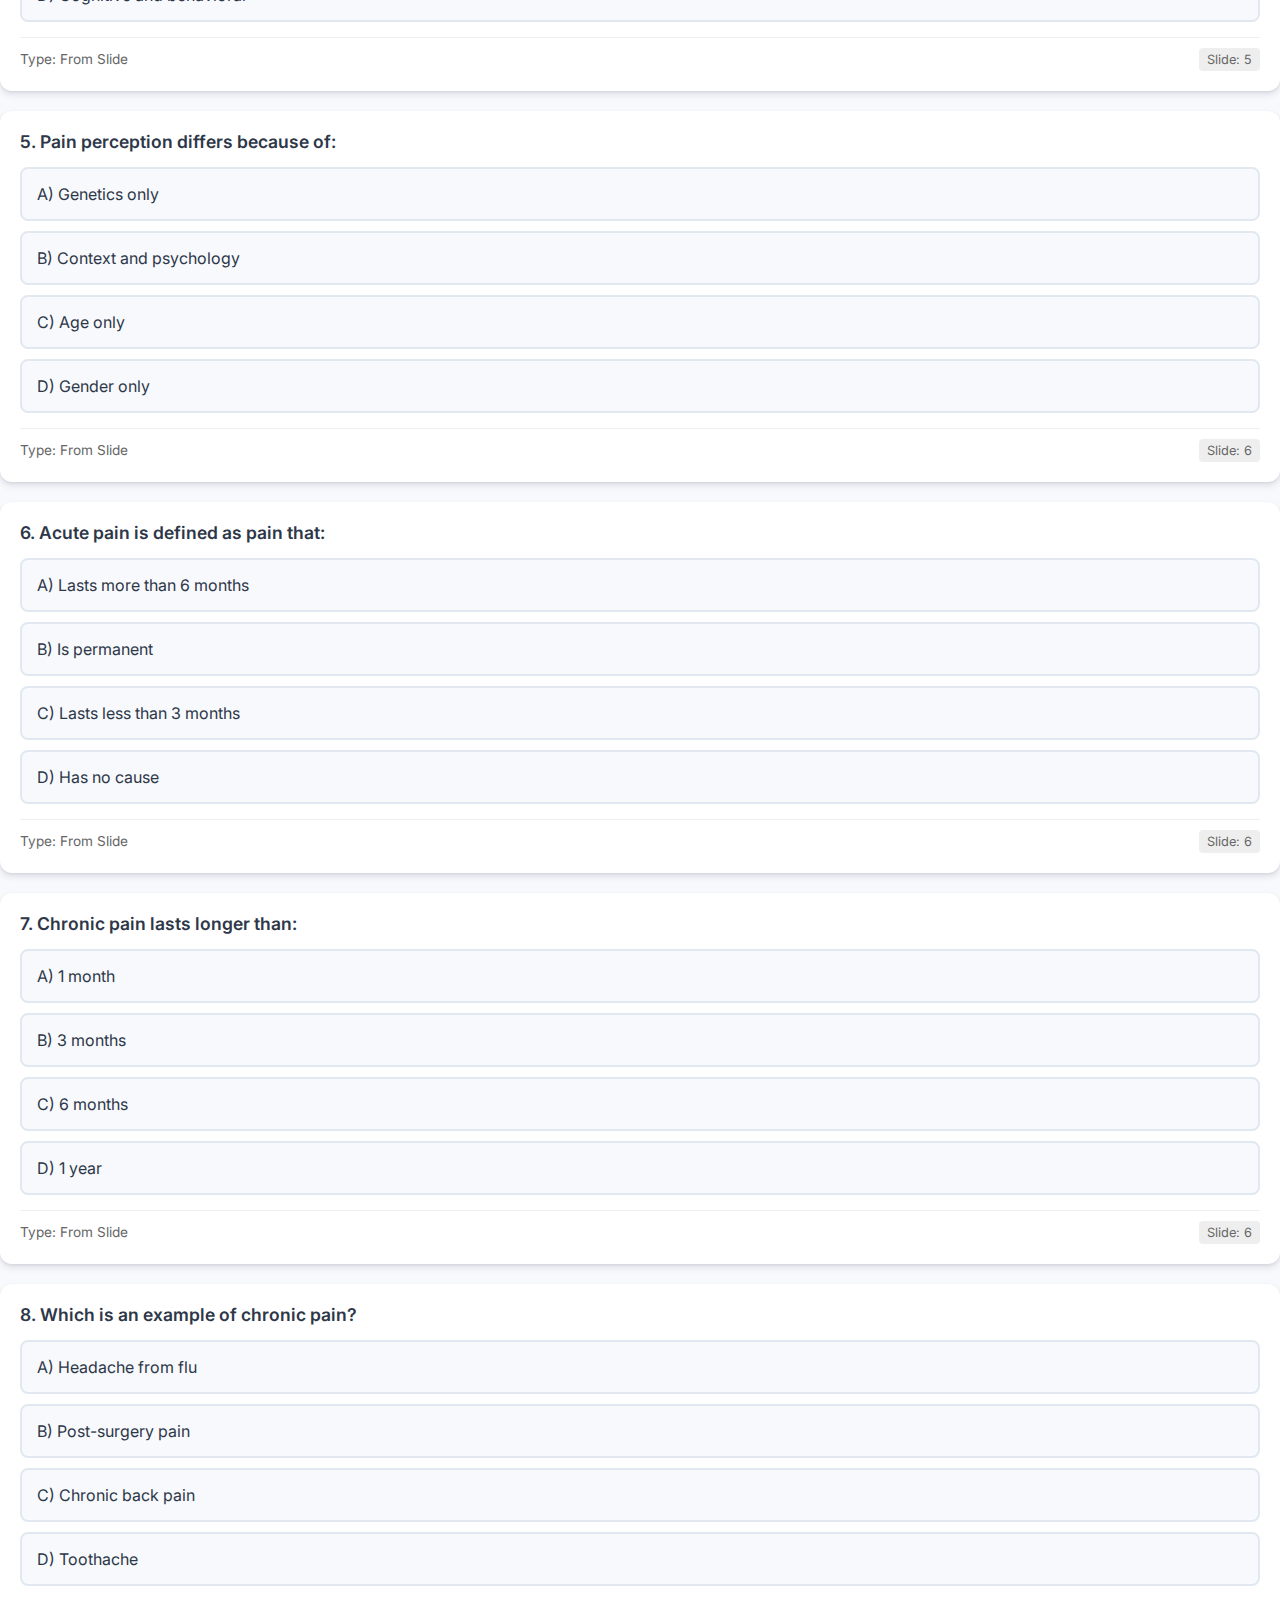
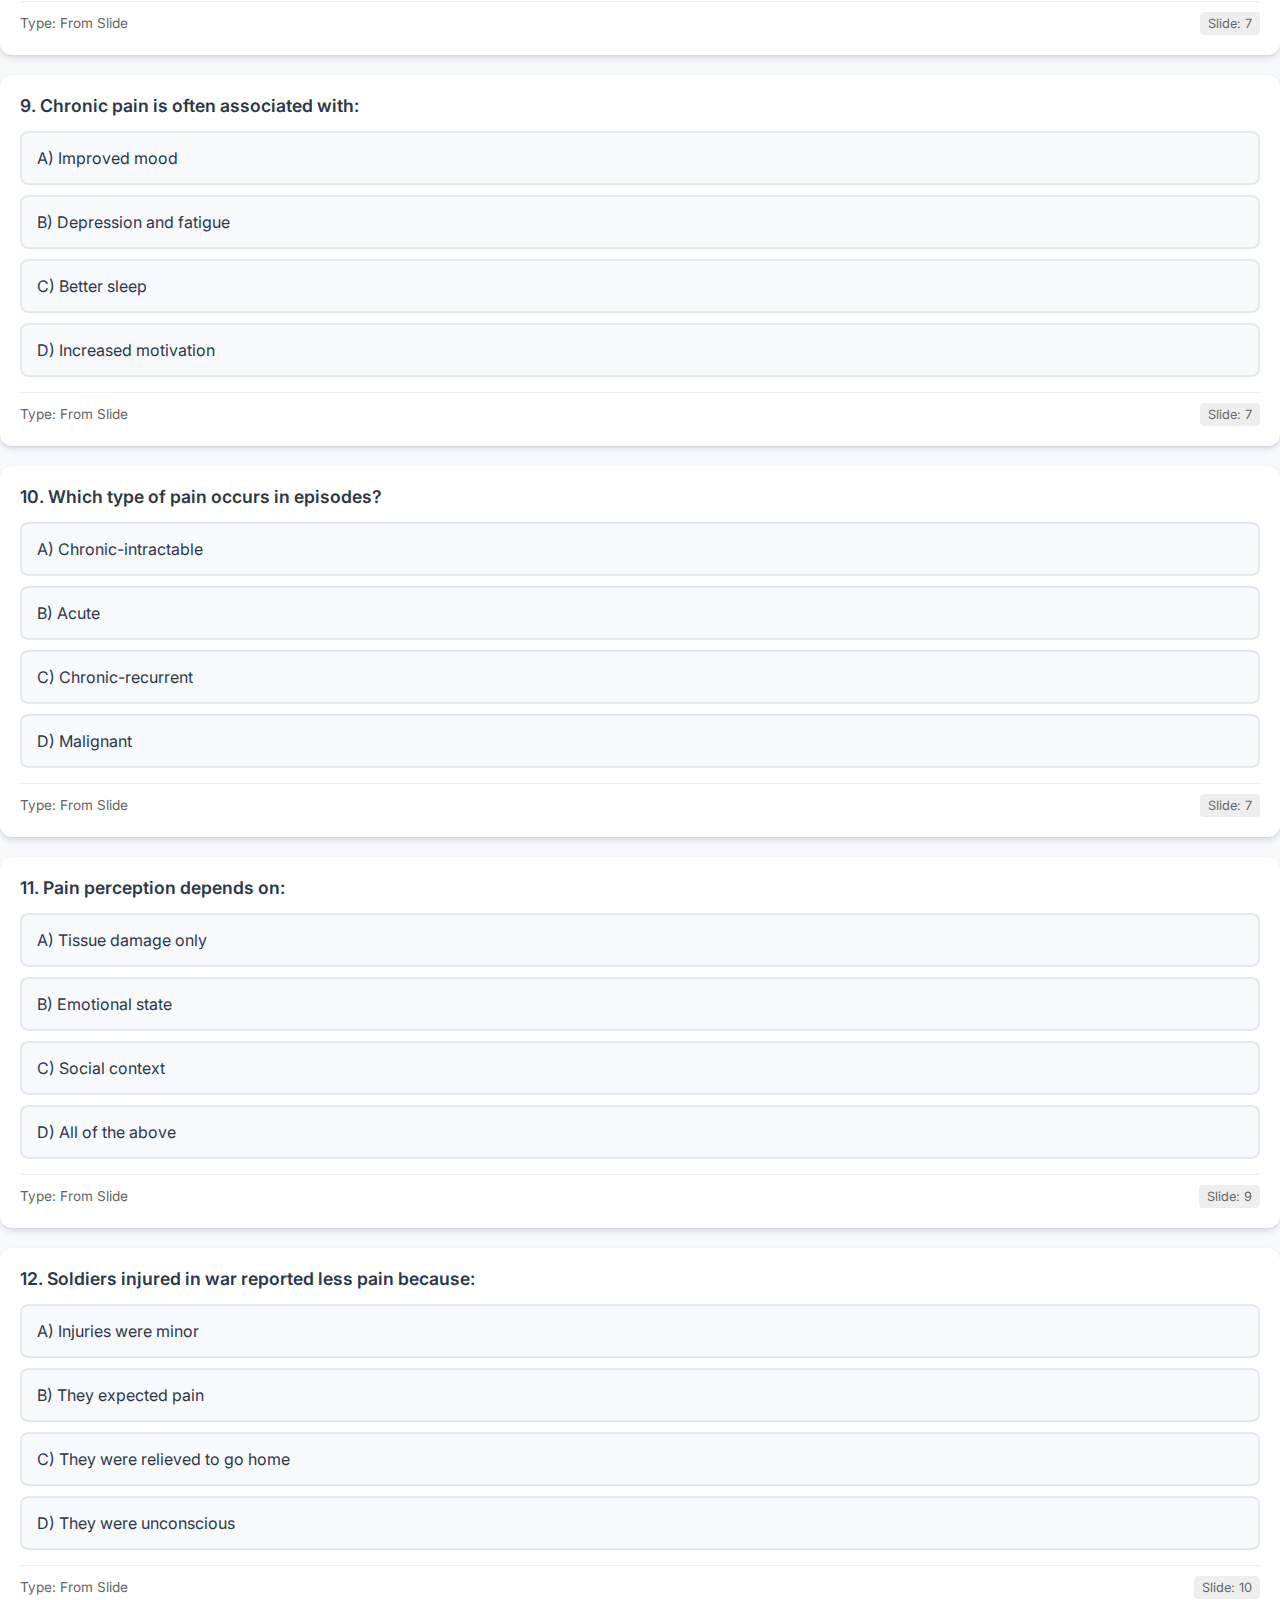
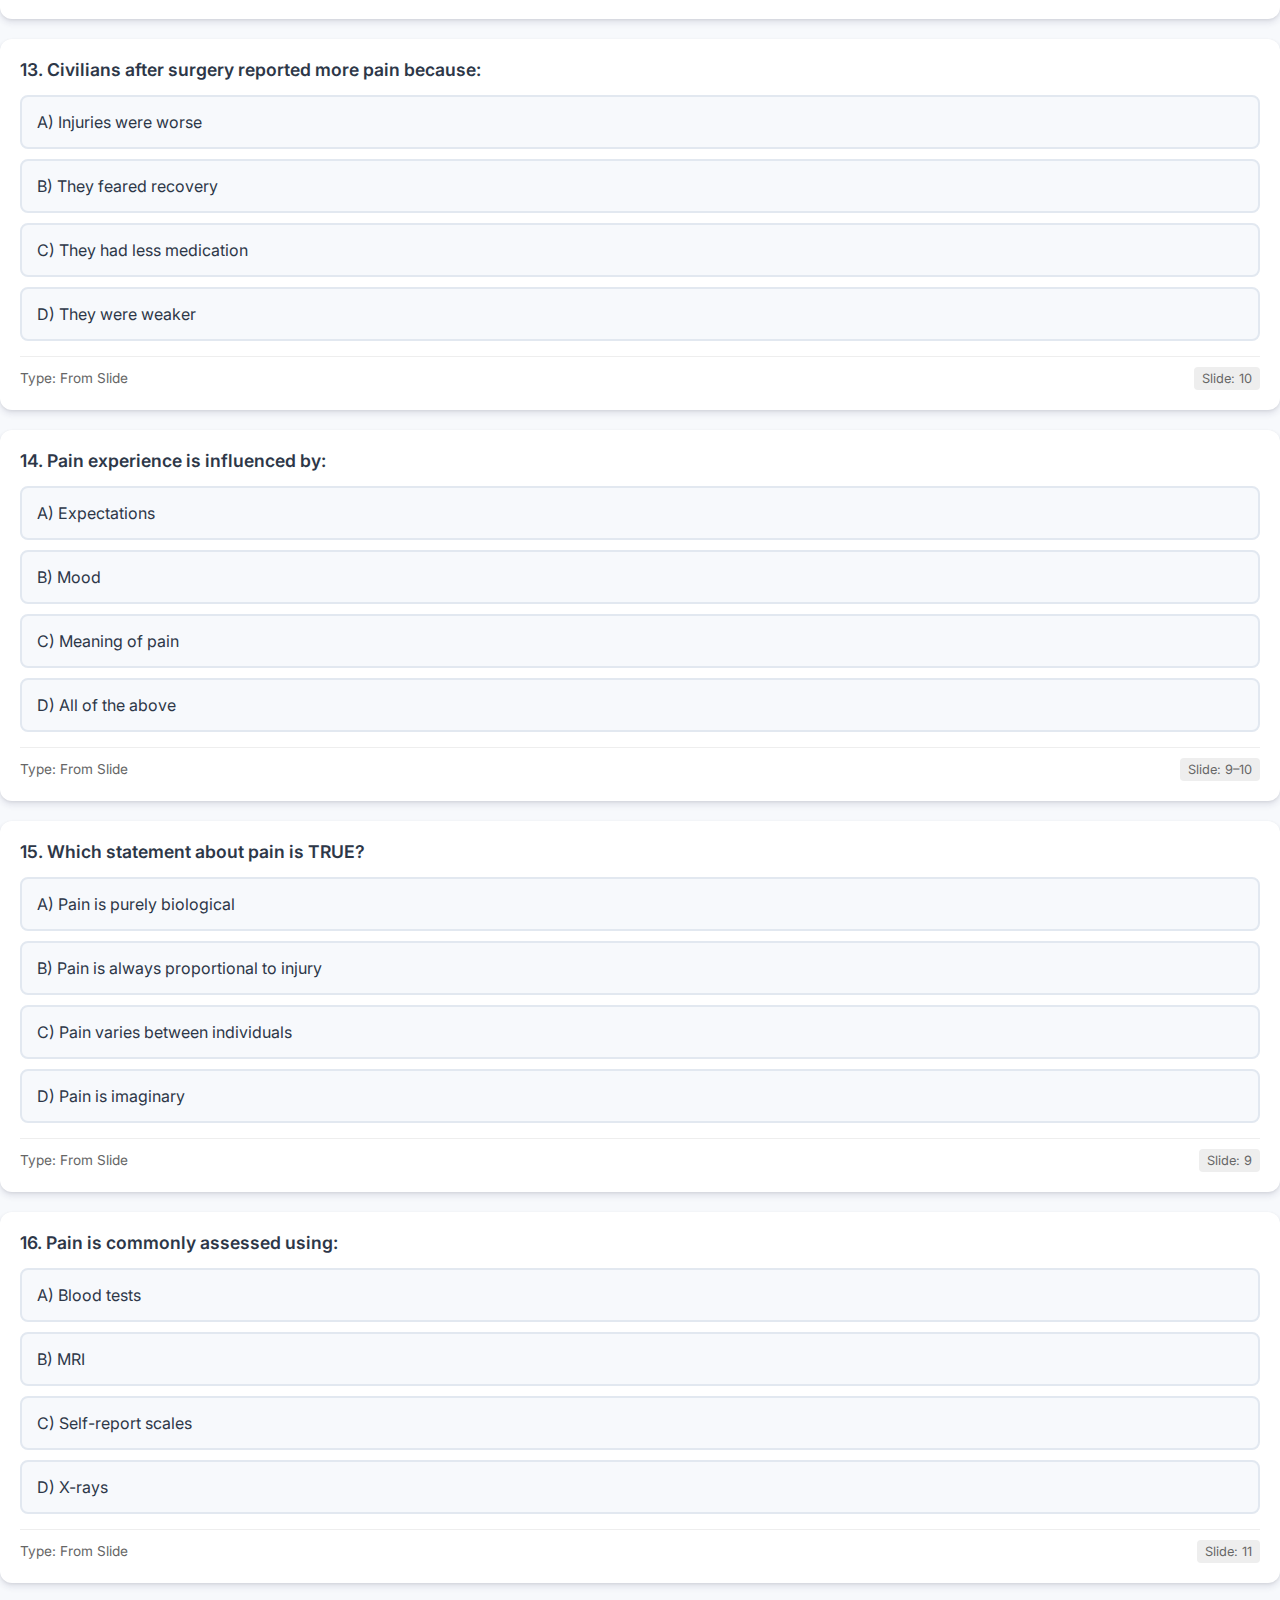
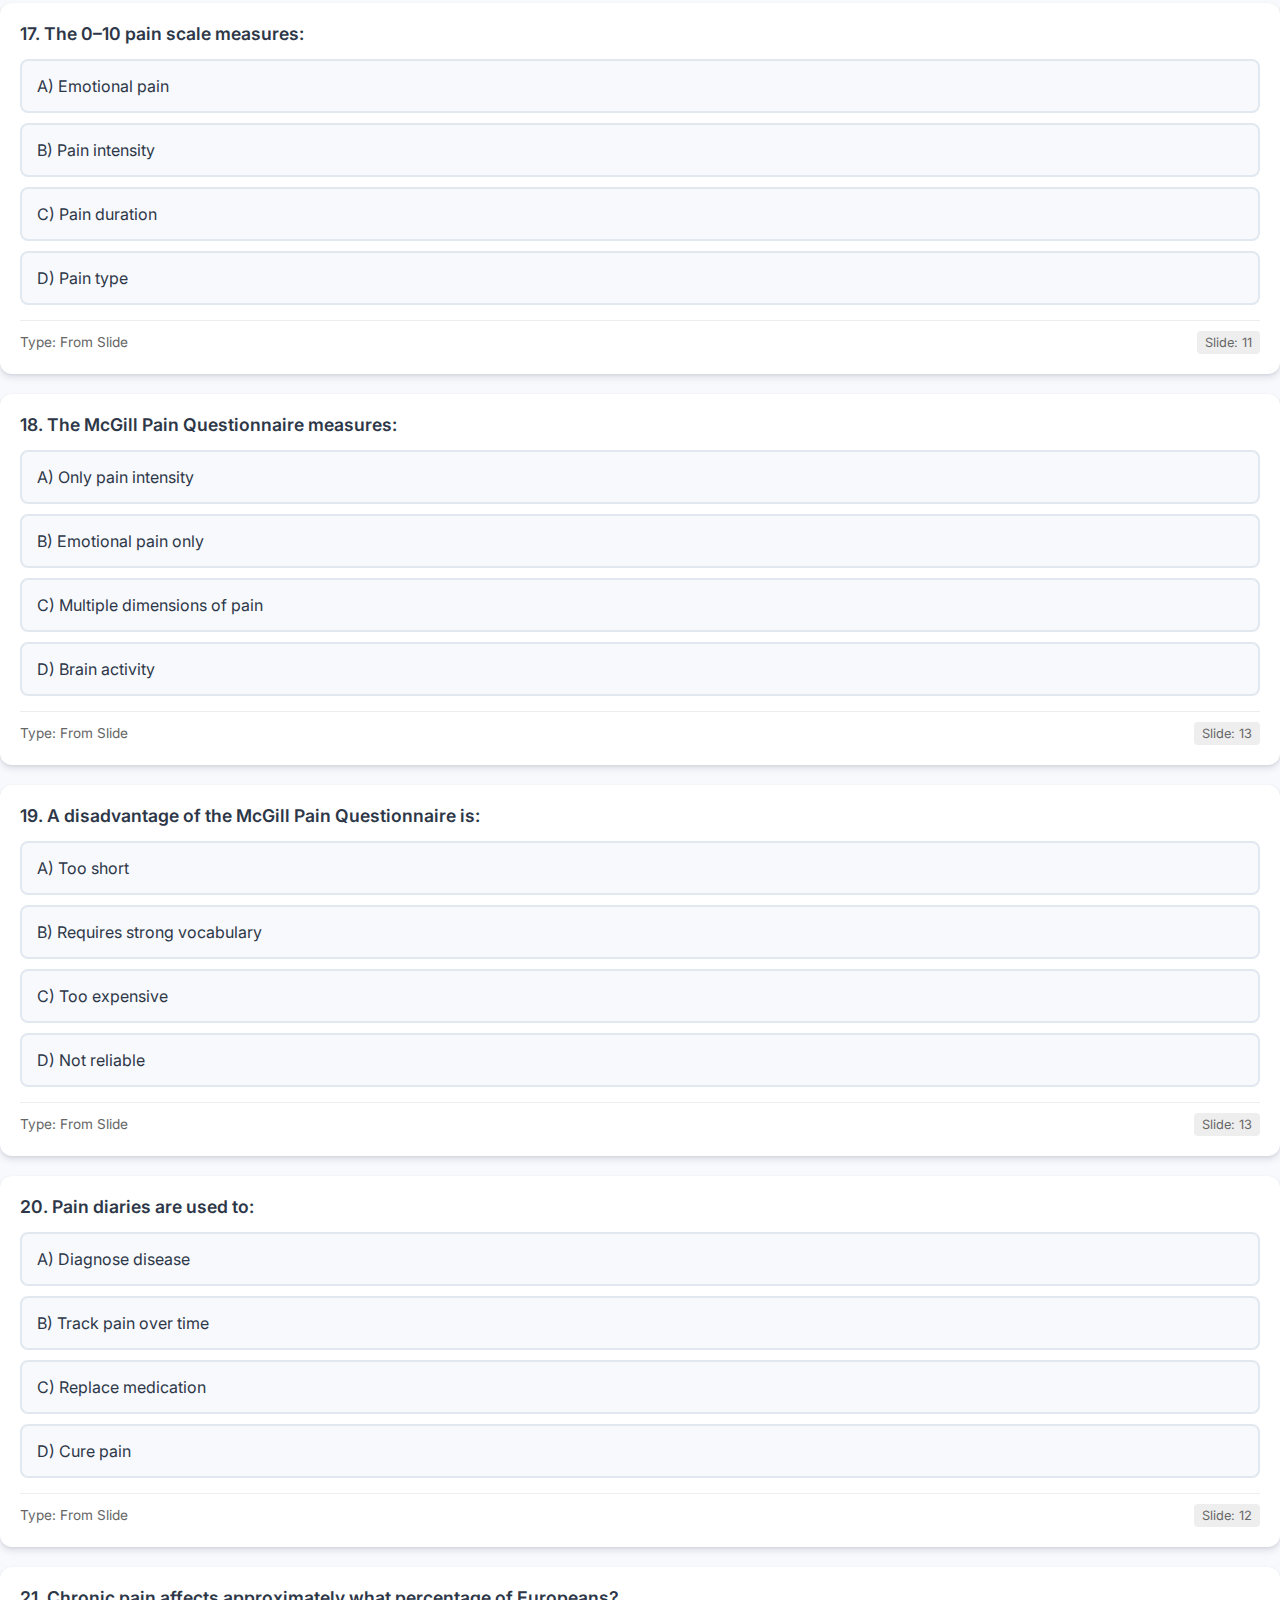
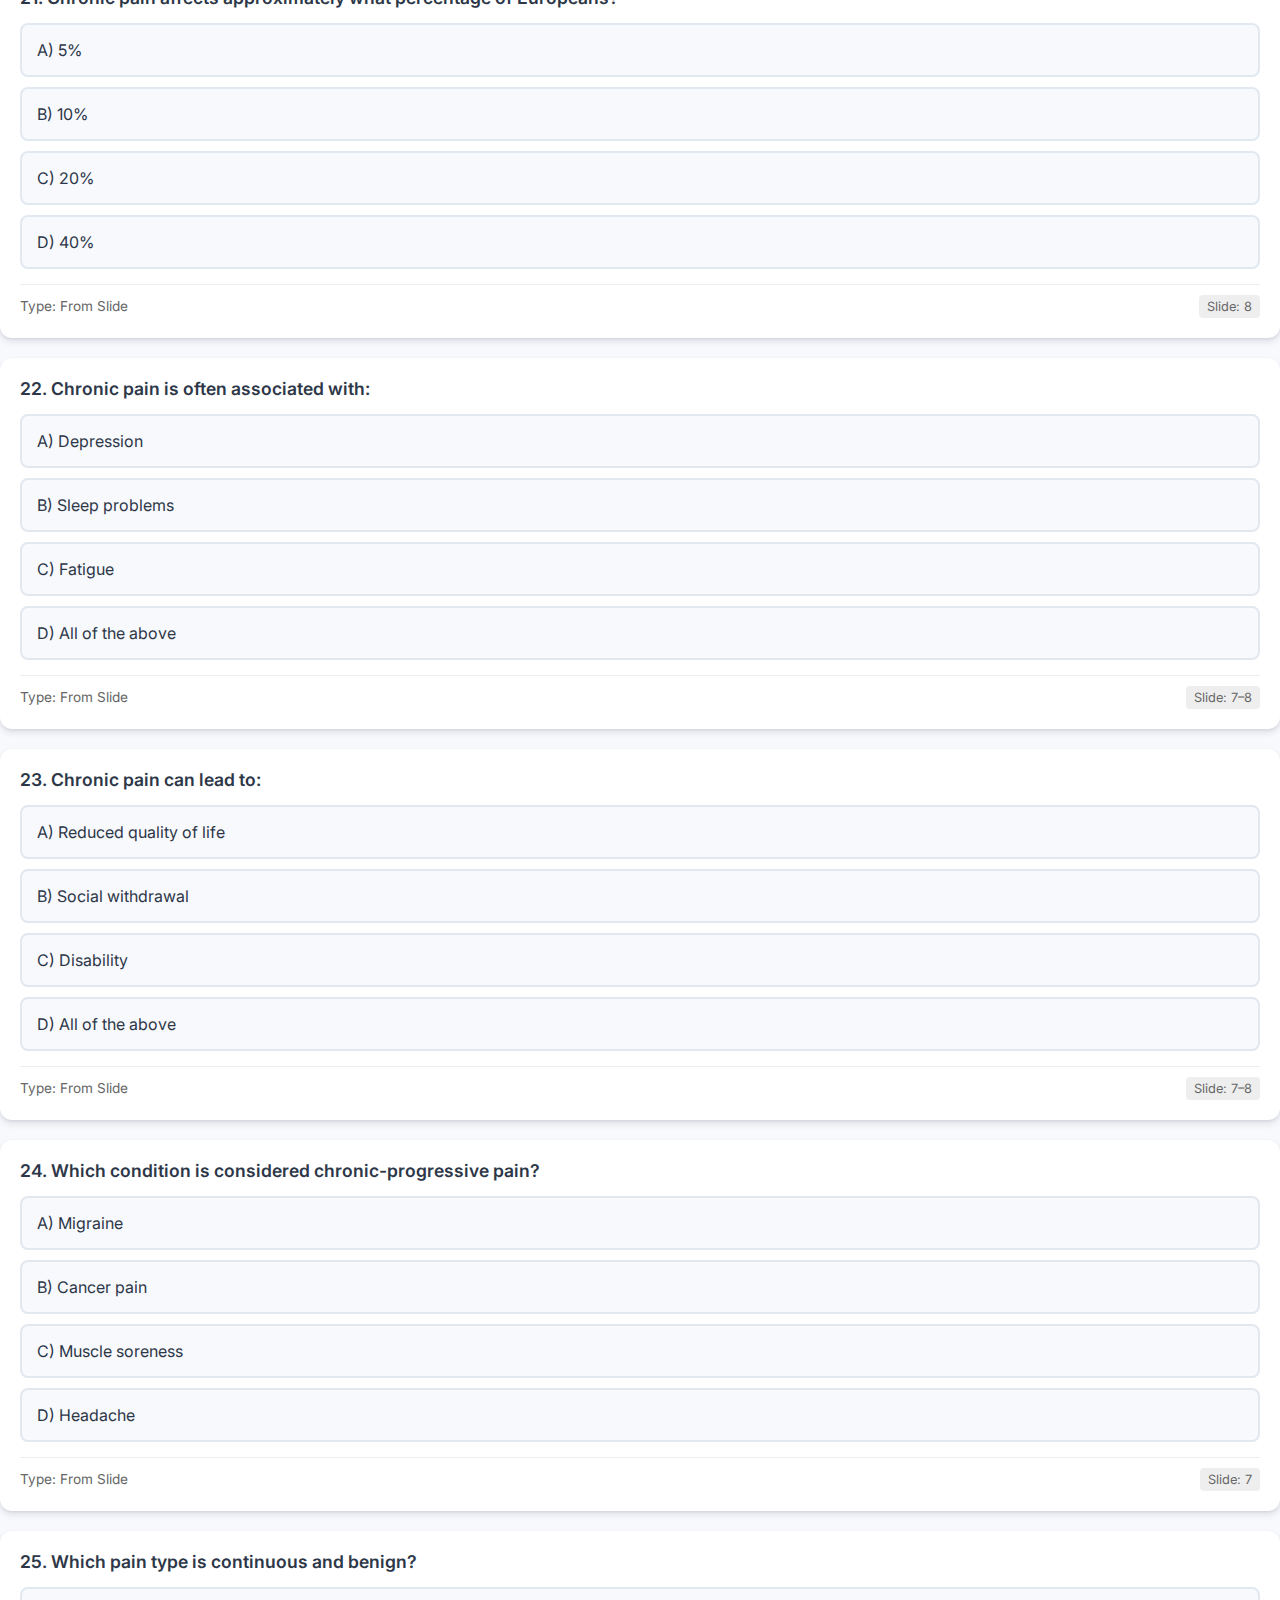
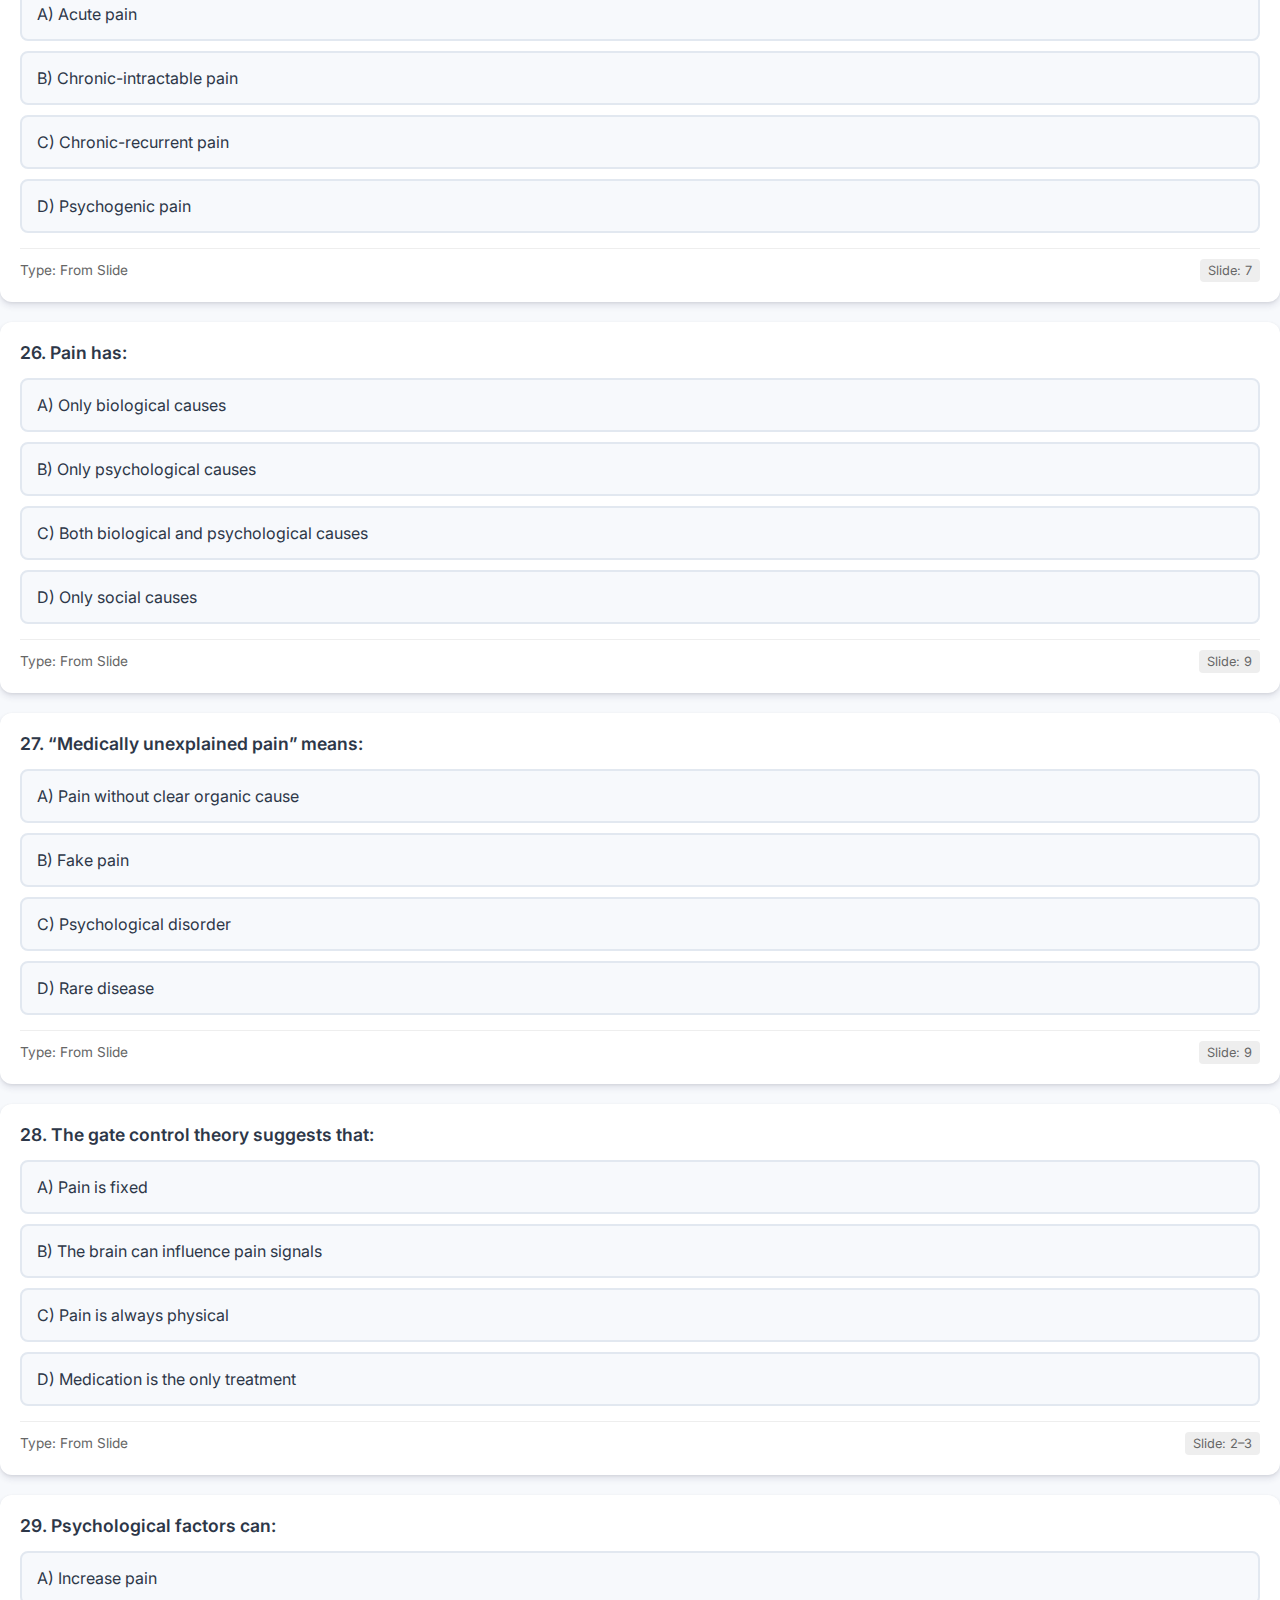
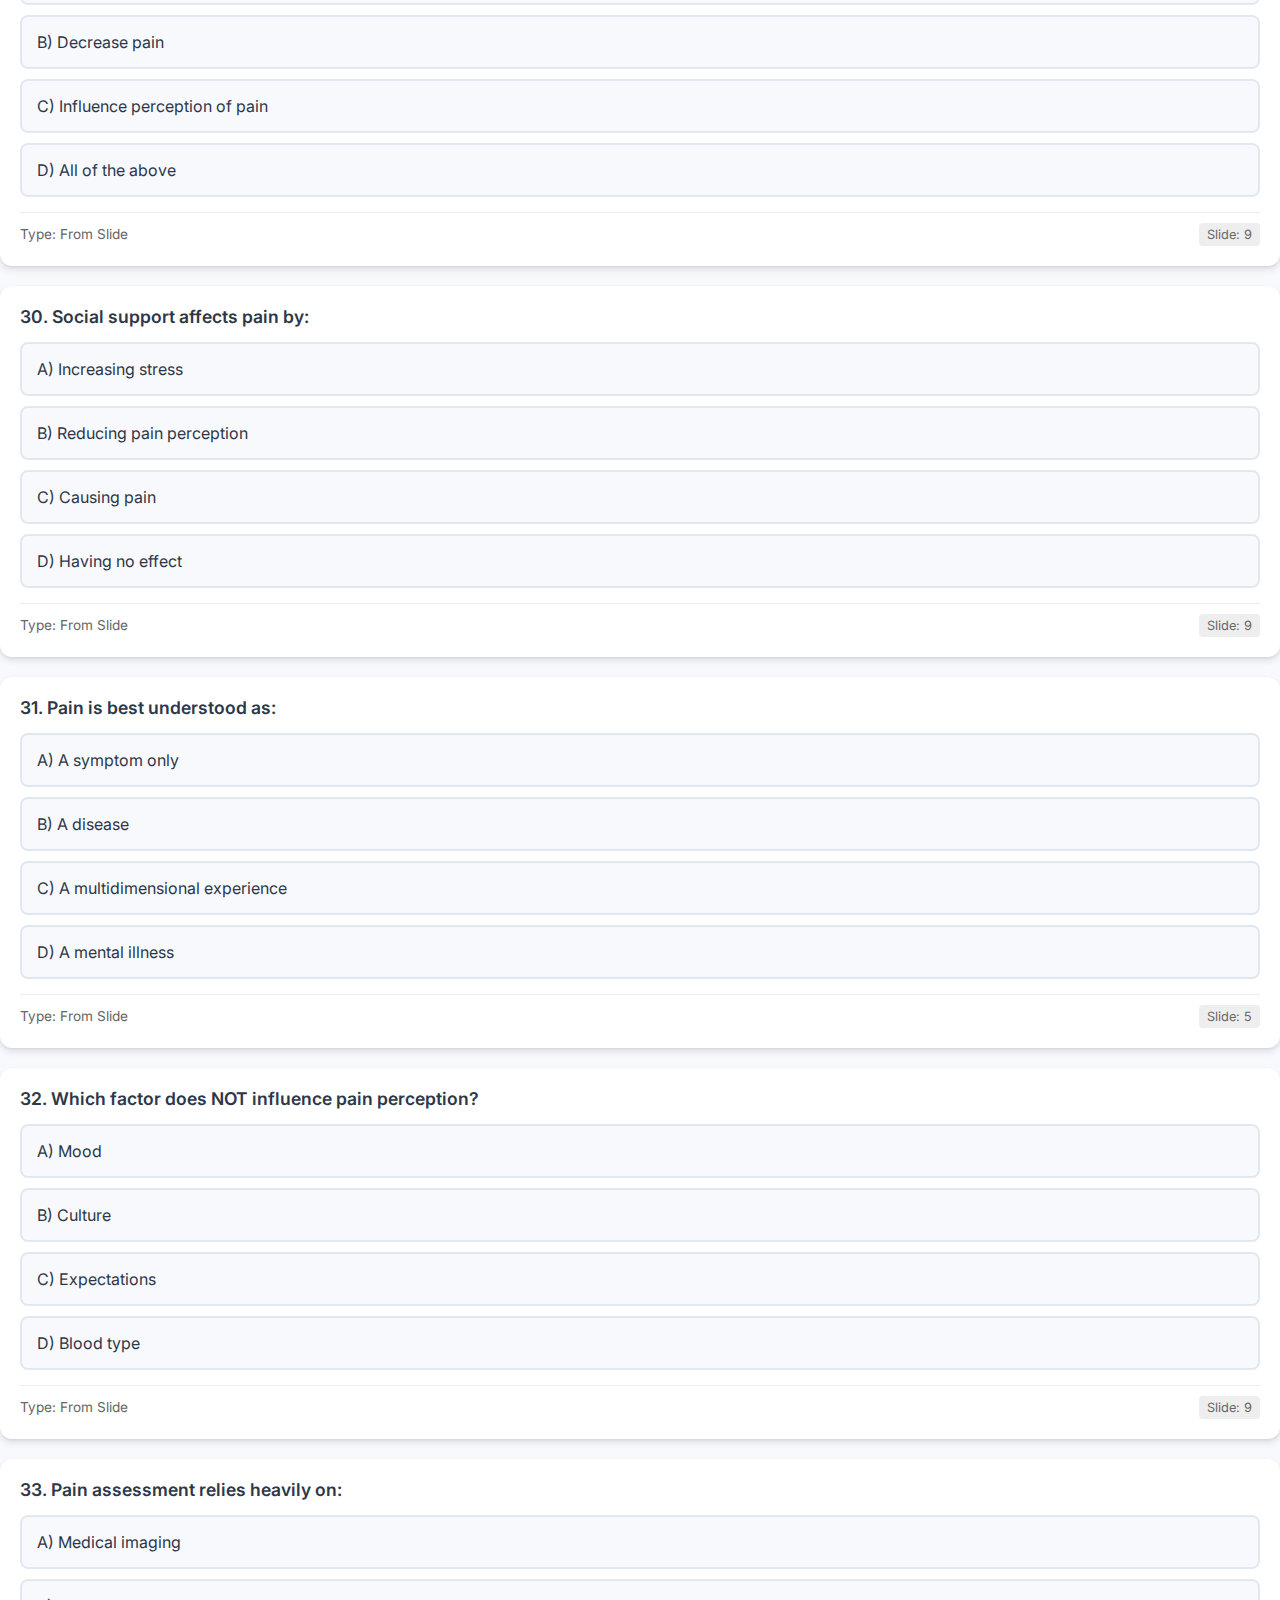
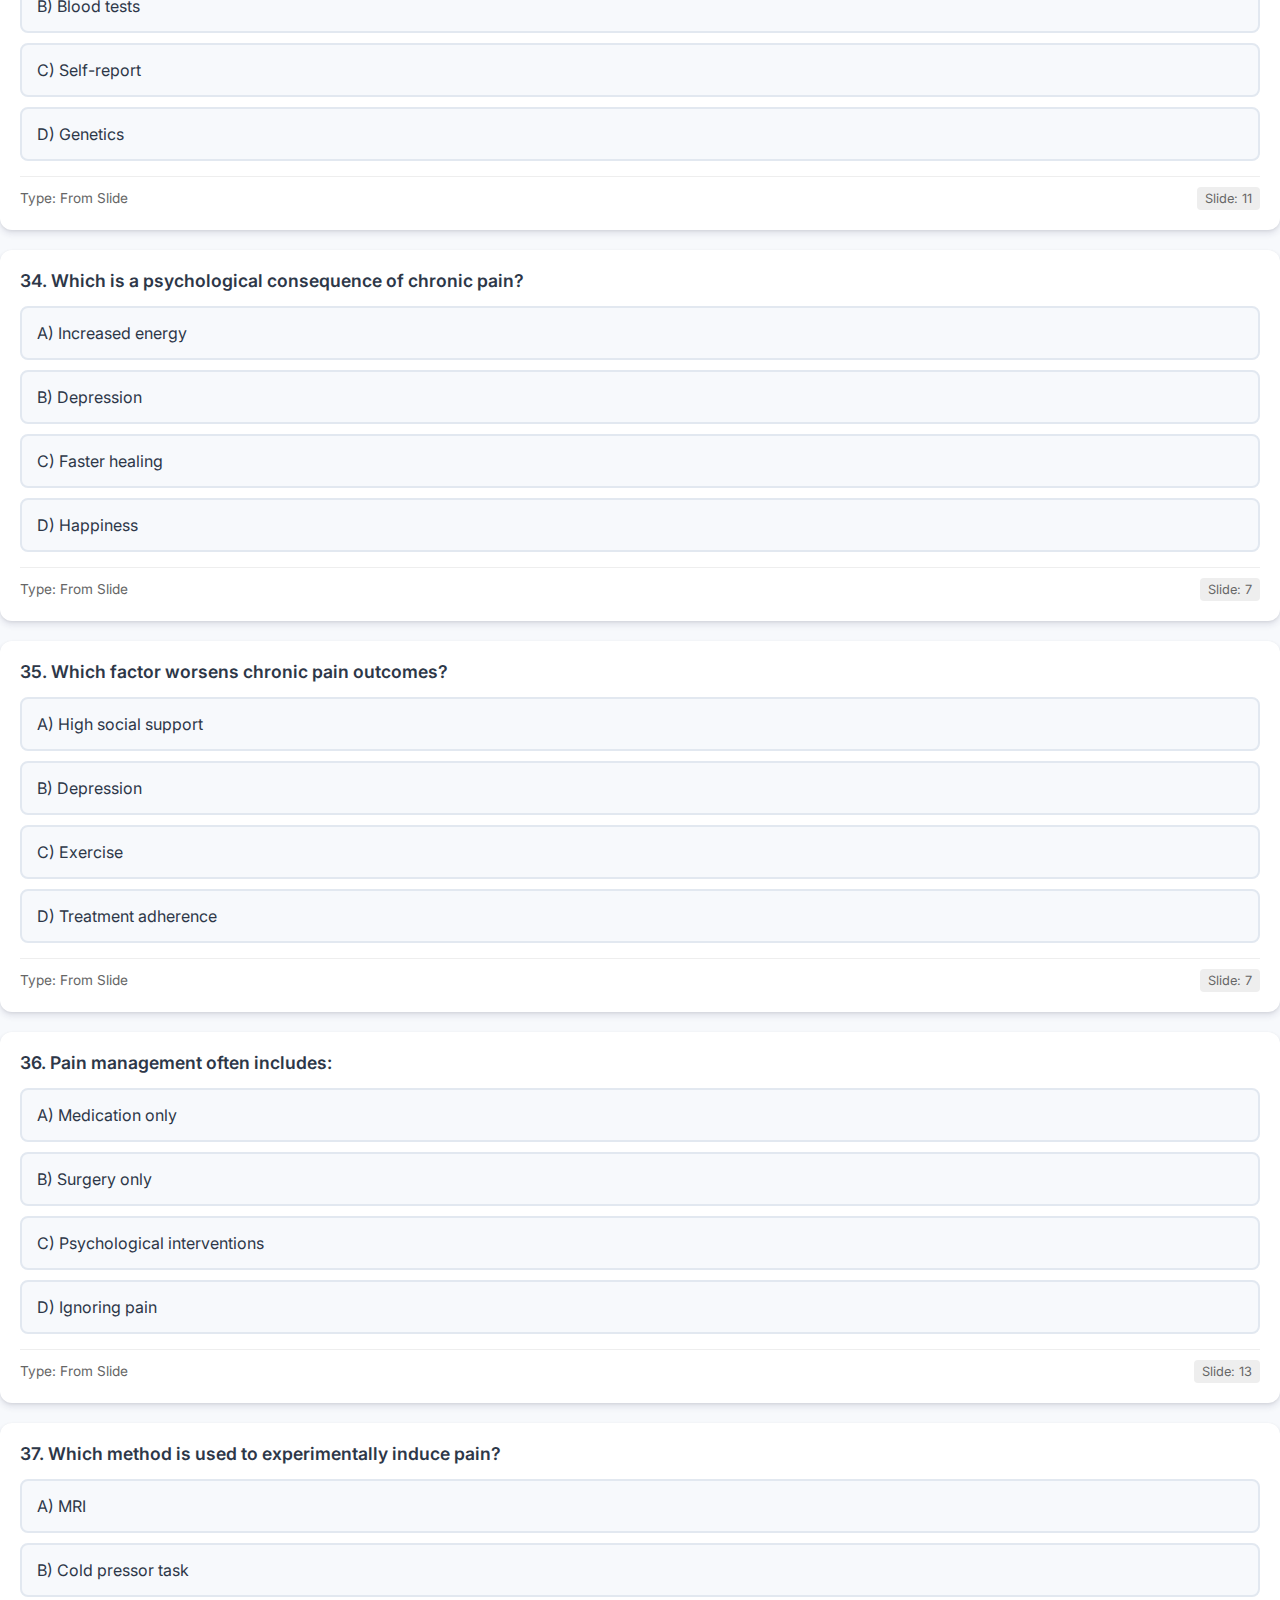
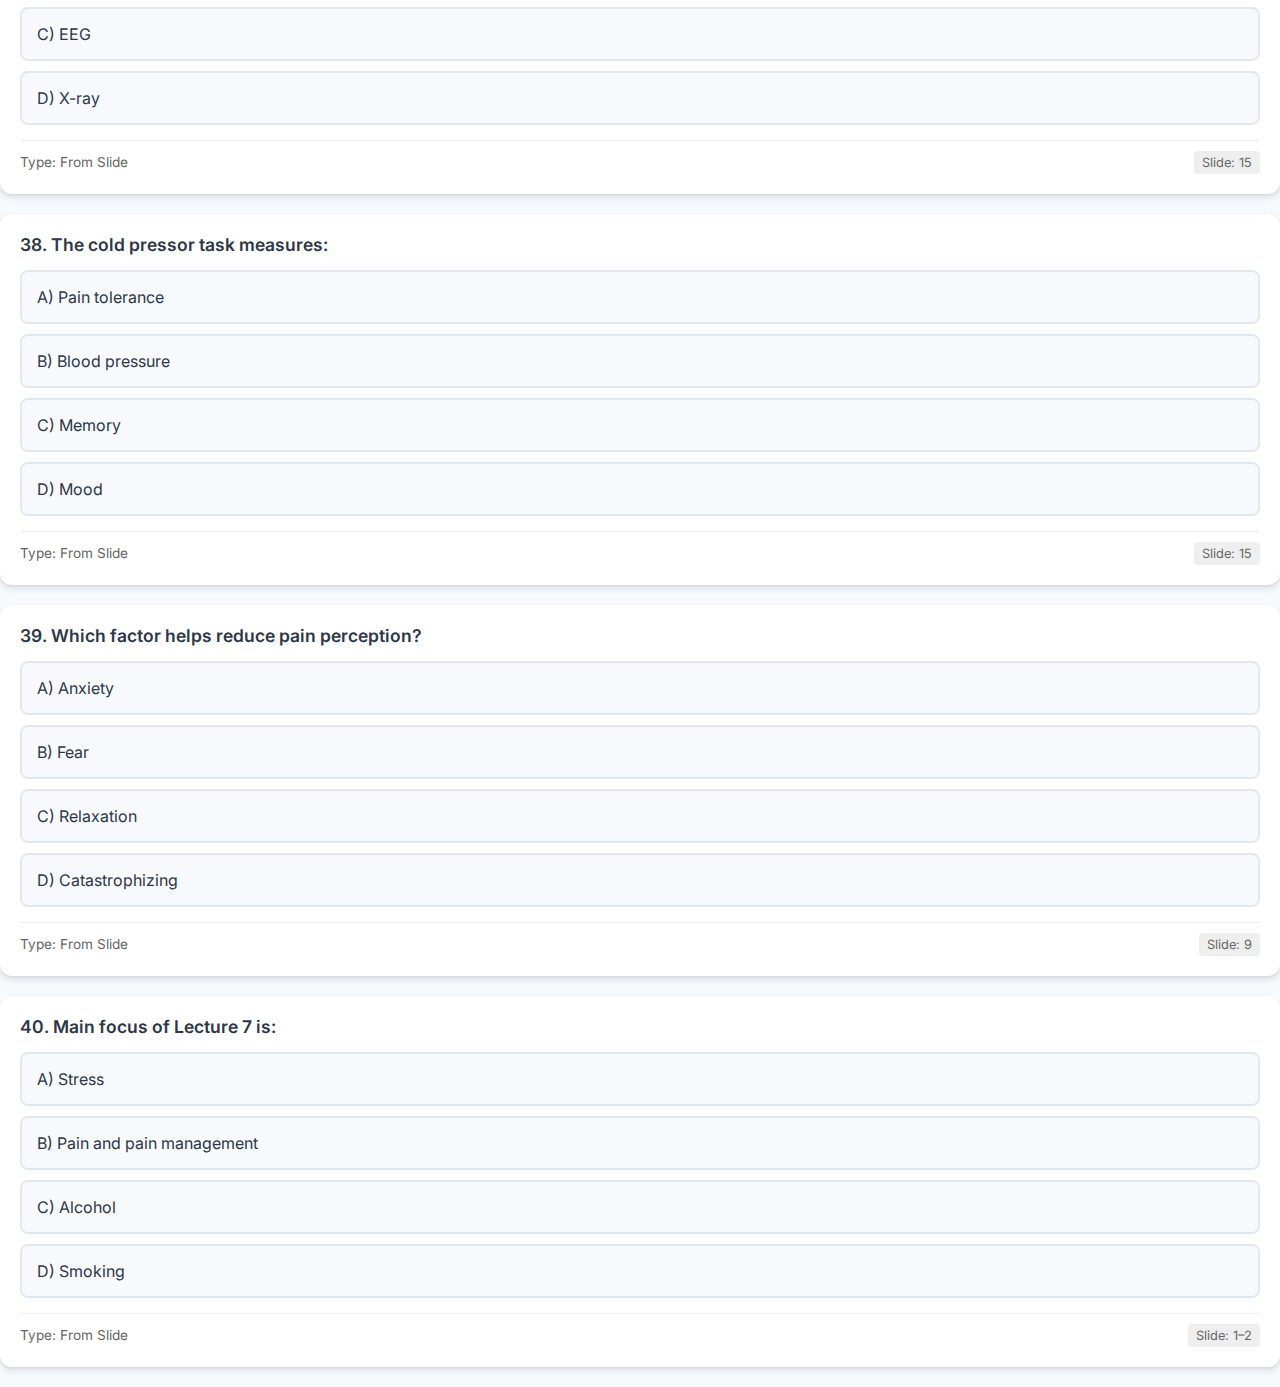
<file: old project/lecture7.html>
<!DOCTYPE html>
<html lang="en">
<head>
    <meta charset="UTF-8">
    <meta name="viewport" content="width=device-width, initial-scale=1.0">
    <title>Lecture 7 – MCQ Practice</title>
    <link rel="stylesheet" href="style.css">
    <link href="https://fonts.googleapis.com/css2?family=Inter:wght@400;600;700&display=swap" rel="stylesheet">
</head>
<body>
    <div class="container">
        <div class="header-controls">
            <a href="index.html" class="btn" style="background-color: #7f8c8d; color: white; text-decoration: none;">&larr; Home</a>
            <div class="score-board" id="score-display">Score: 0 / 40</div>
            <div class="action-buttons">
                <button id="reset-btn" class="btn btn-reset">Reset Quiz</button>
                <button id="show-answers-btn" class="btn btn-show">Show All Correct Answers</button>
            </div>
        </div>

        <h1>Lecture 7 Practice</h1>
        
        <div id="quiz-container">
            <!-- Questions rendered here -->
        </div>
    </div>
    <script src="script.js"></script>
<!--Start of Tawk.to Script-->
<script type="text/javascript">
var Tawk_API=Tawk_API||{}, Tawk_LoadStart=new Date();
(function(){
var s1=document.createElement("script"),s0=document.getElementsByTagName("script")[0];
s1.async=true;
s1.src='https://embed.tawk.to/656f1230bfb79148e59a4600/1jgerpmr7';
s1.charset='UTF-8';
s1.setAttribute('crossorigin','*');
s0.parentNode.insertBefore(s1,s0);
})();
</script>
<!--End of Tawk.to Script-->
</body>
</html>
</file>
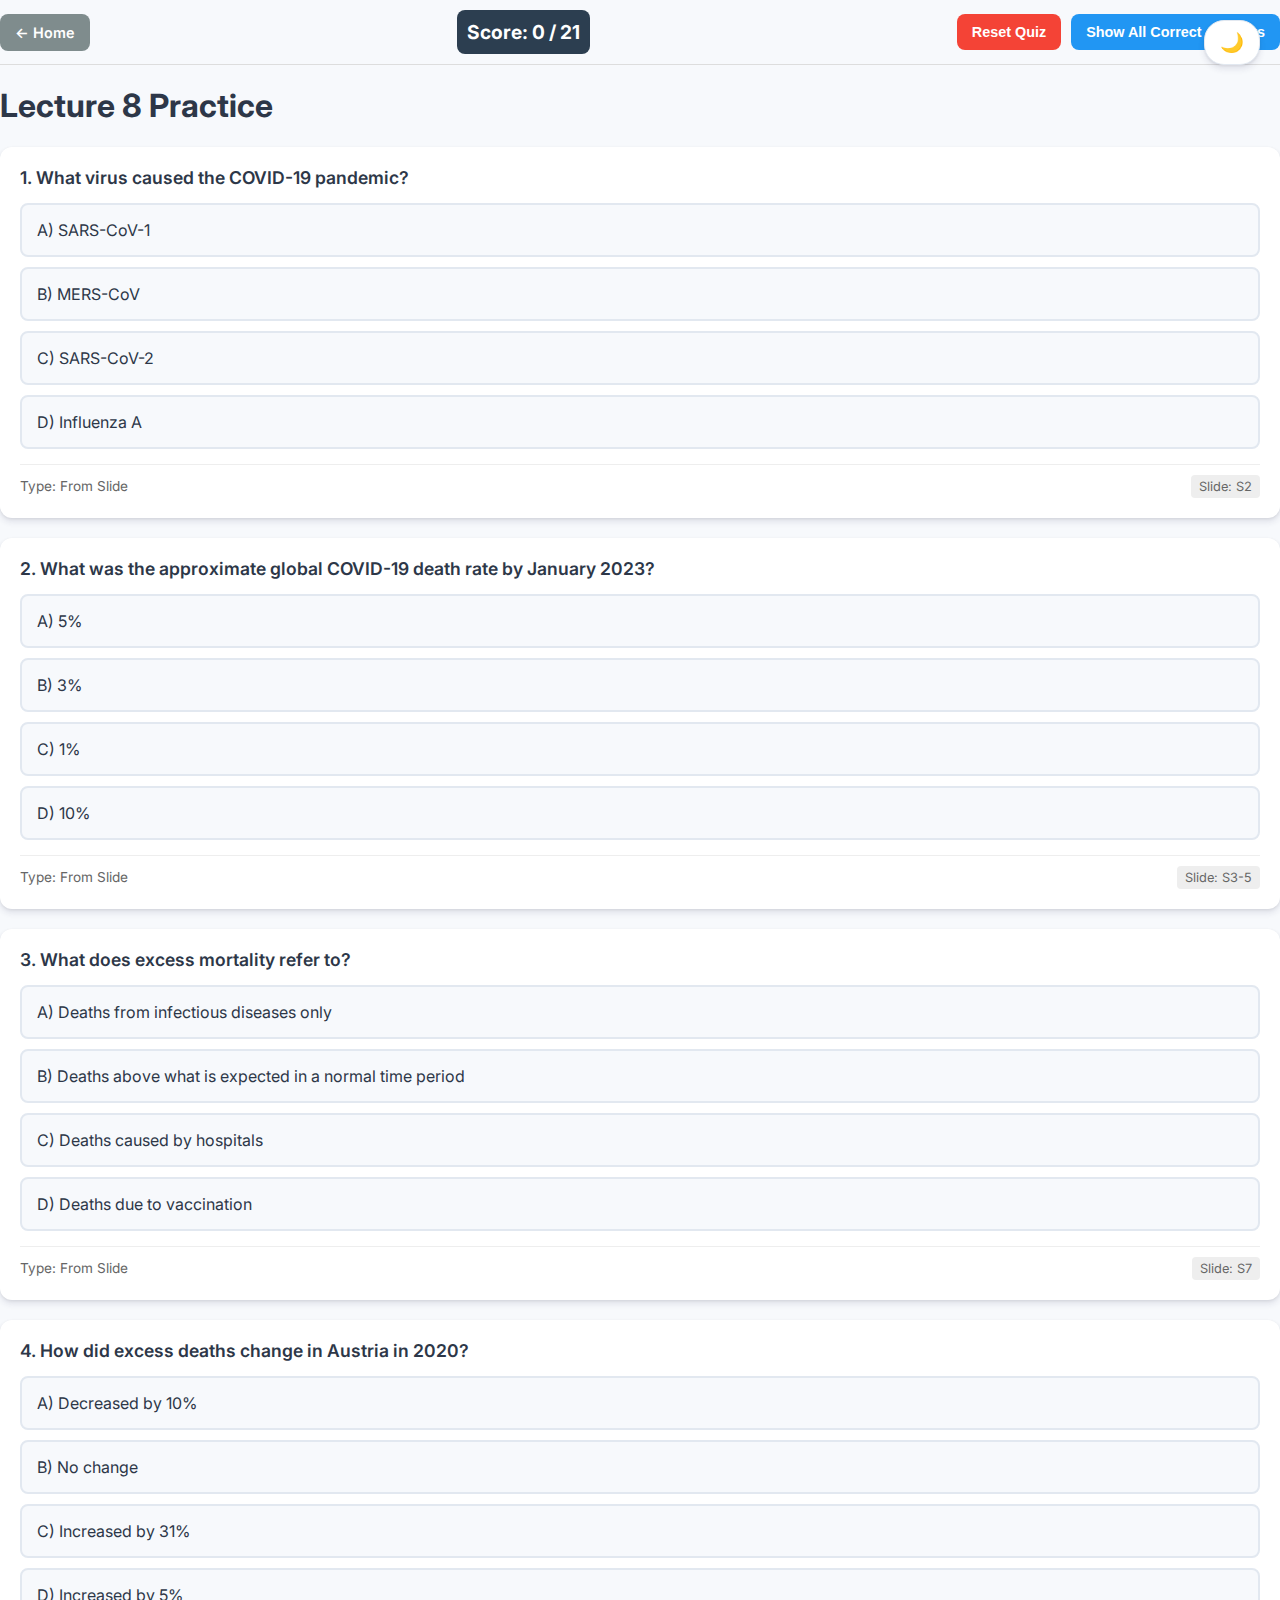
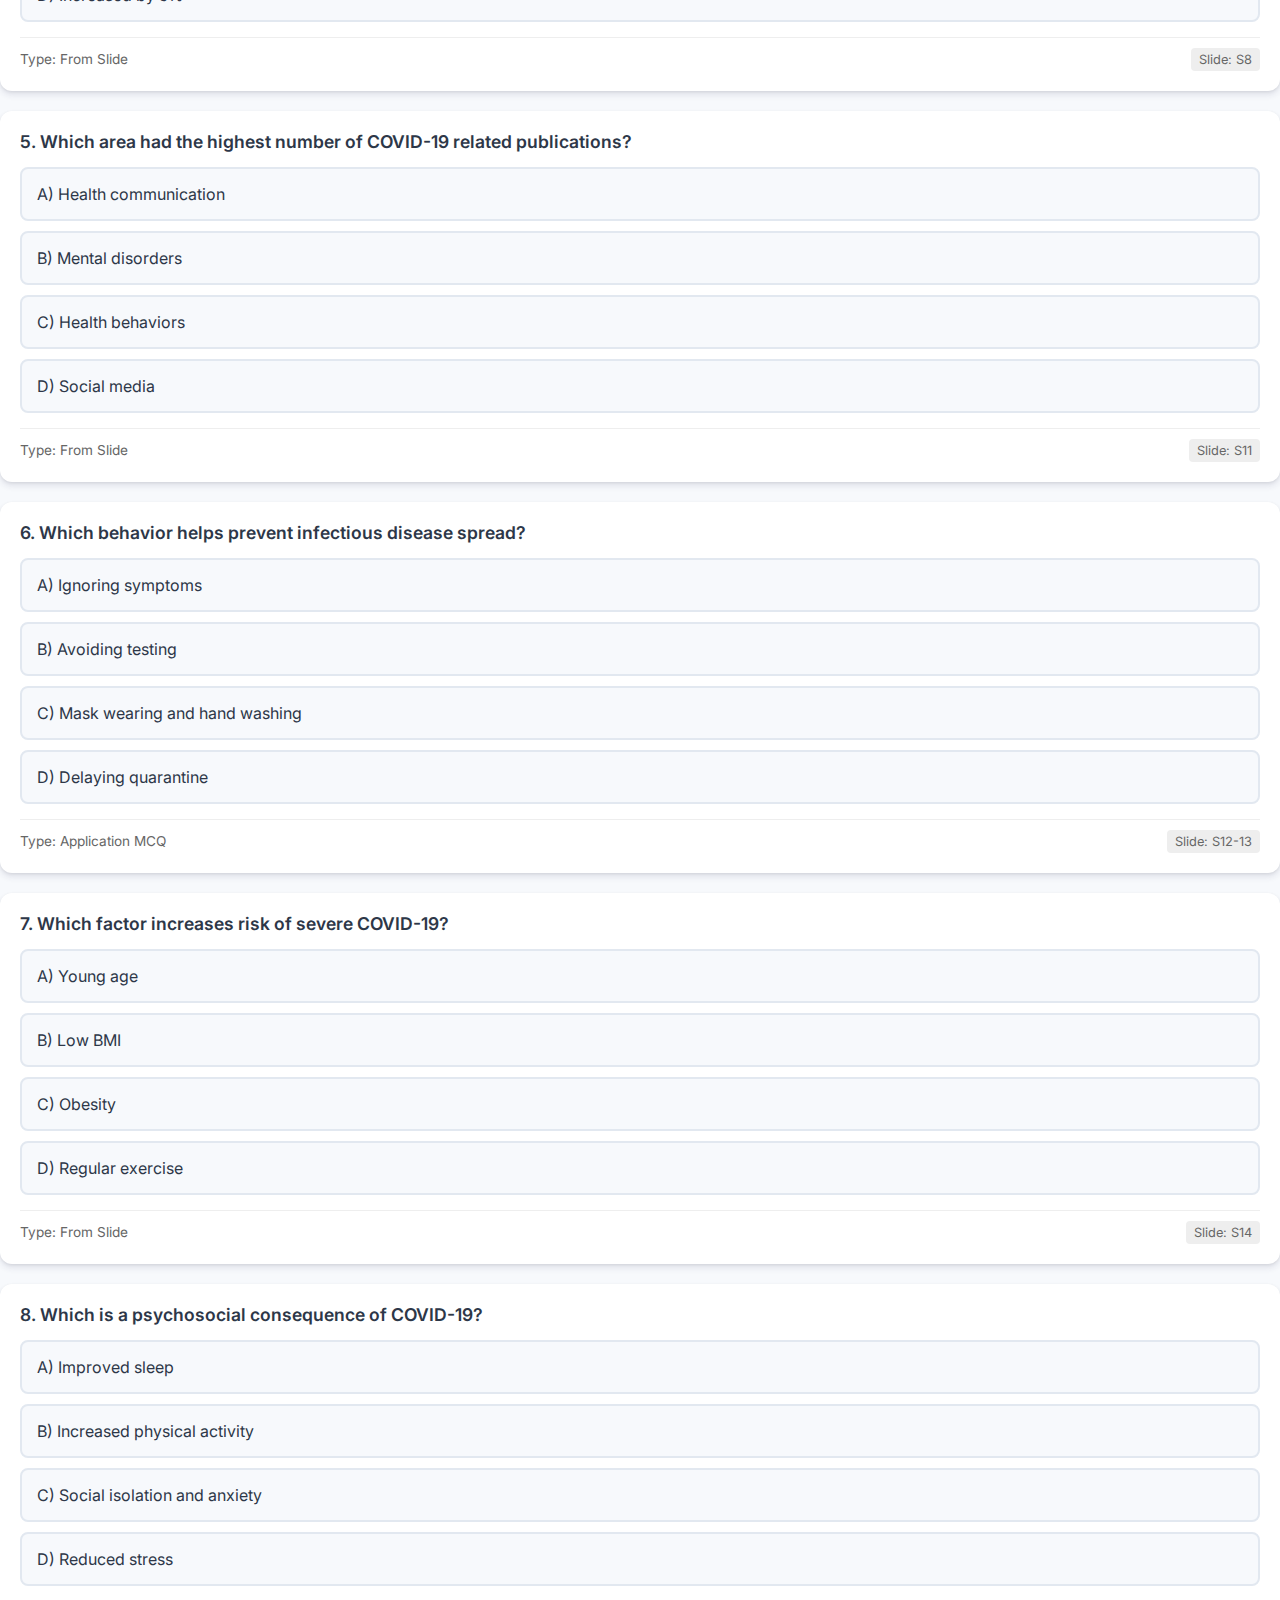
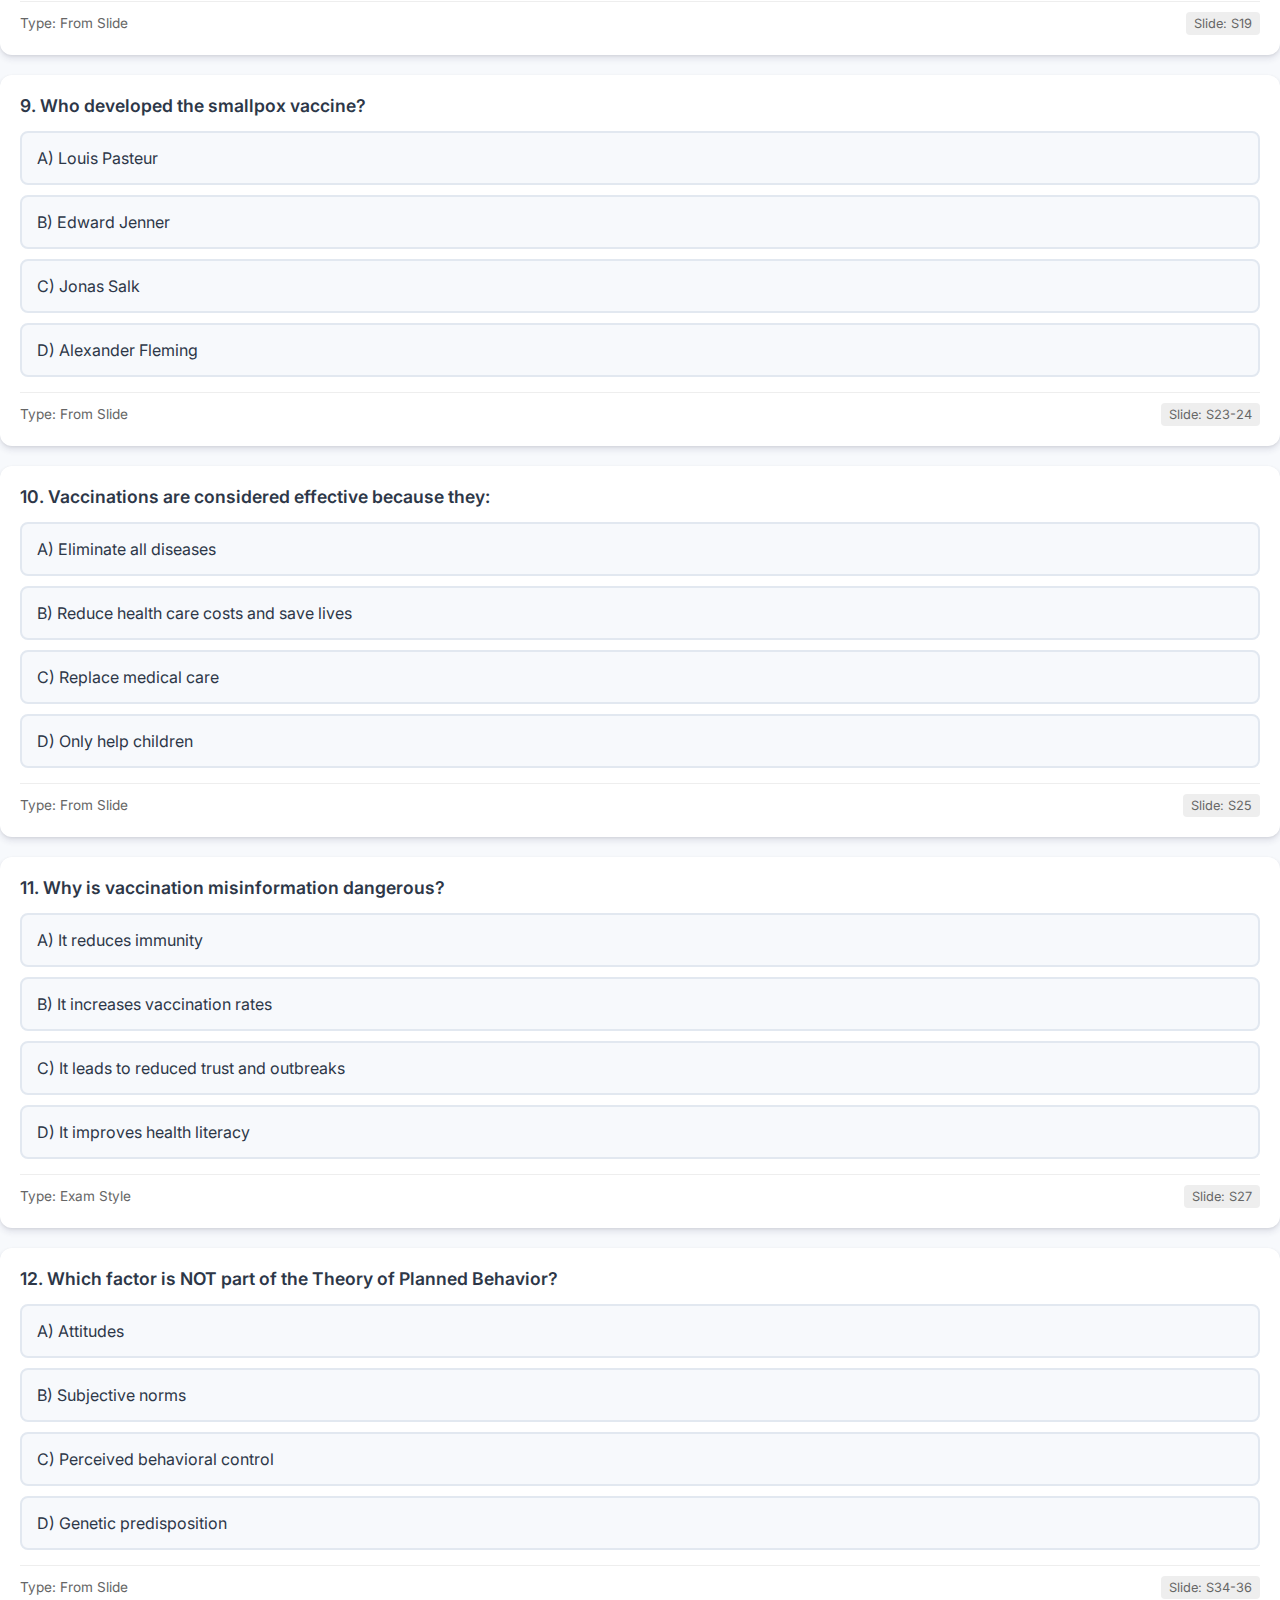
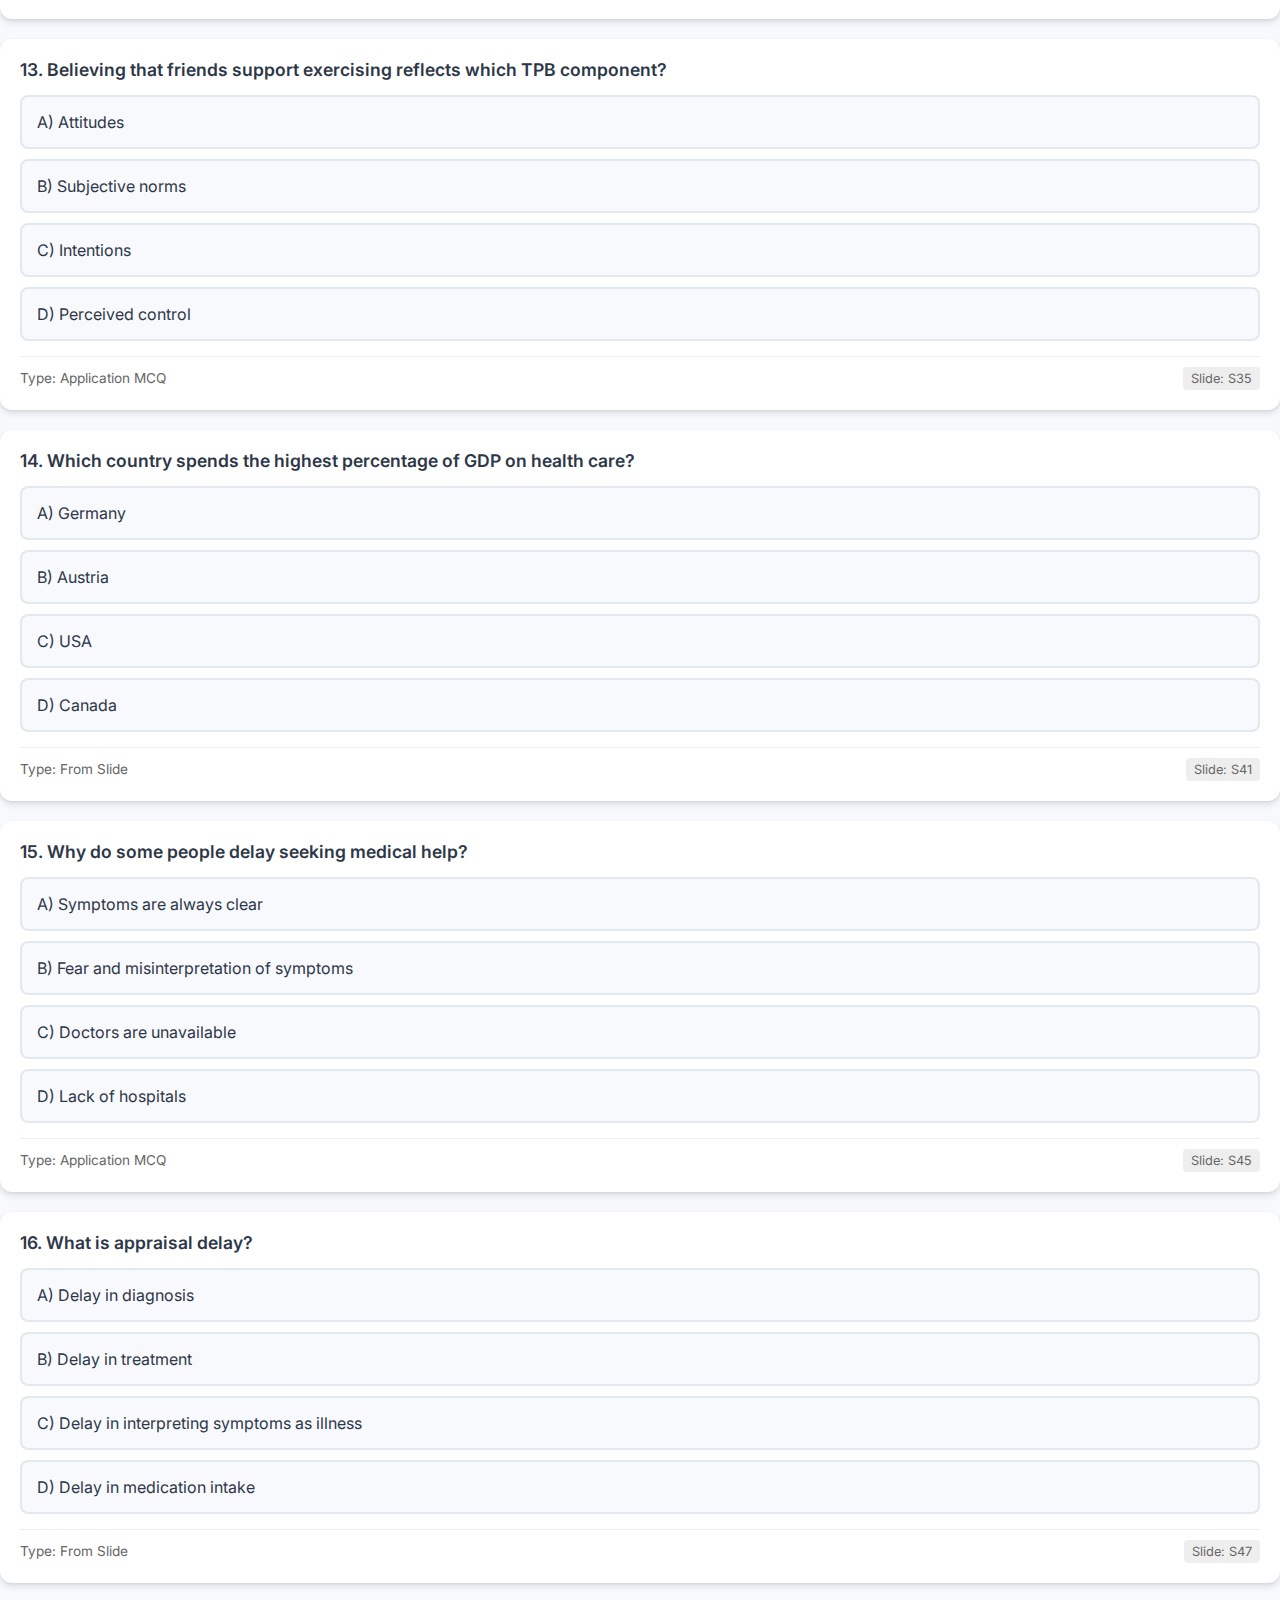
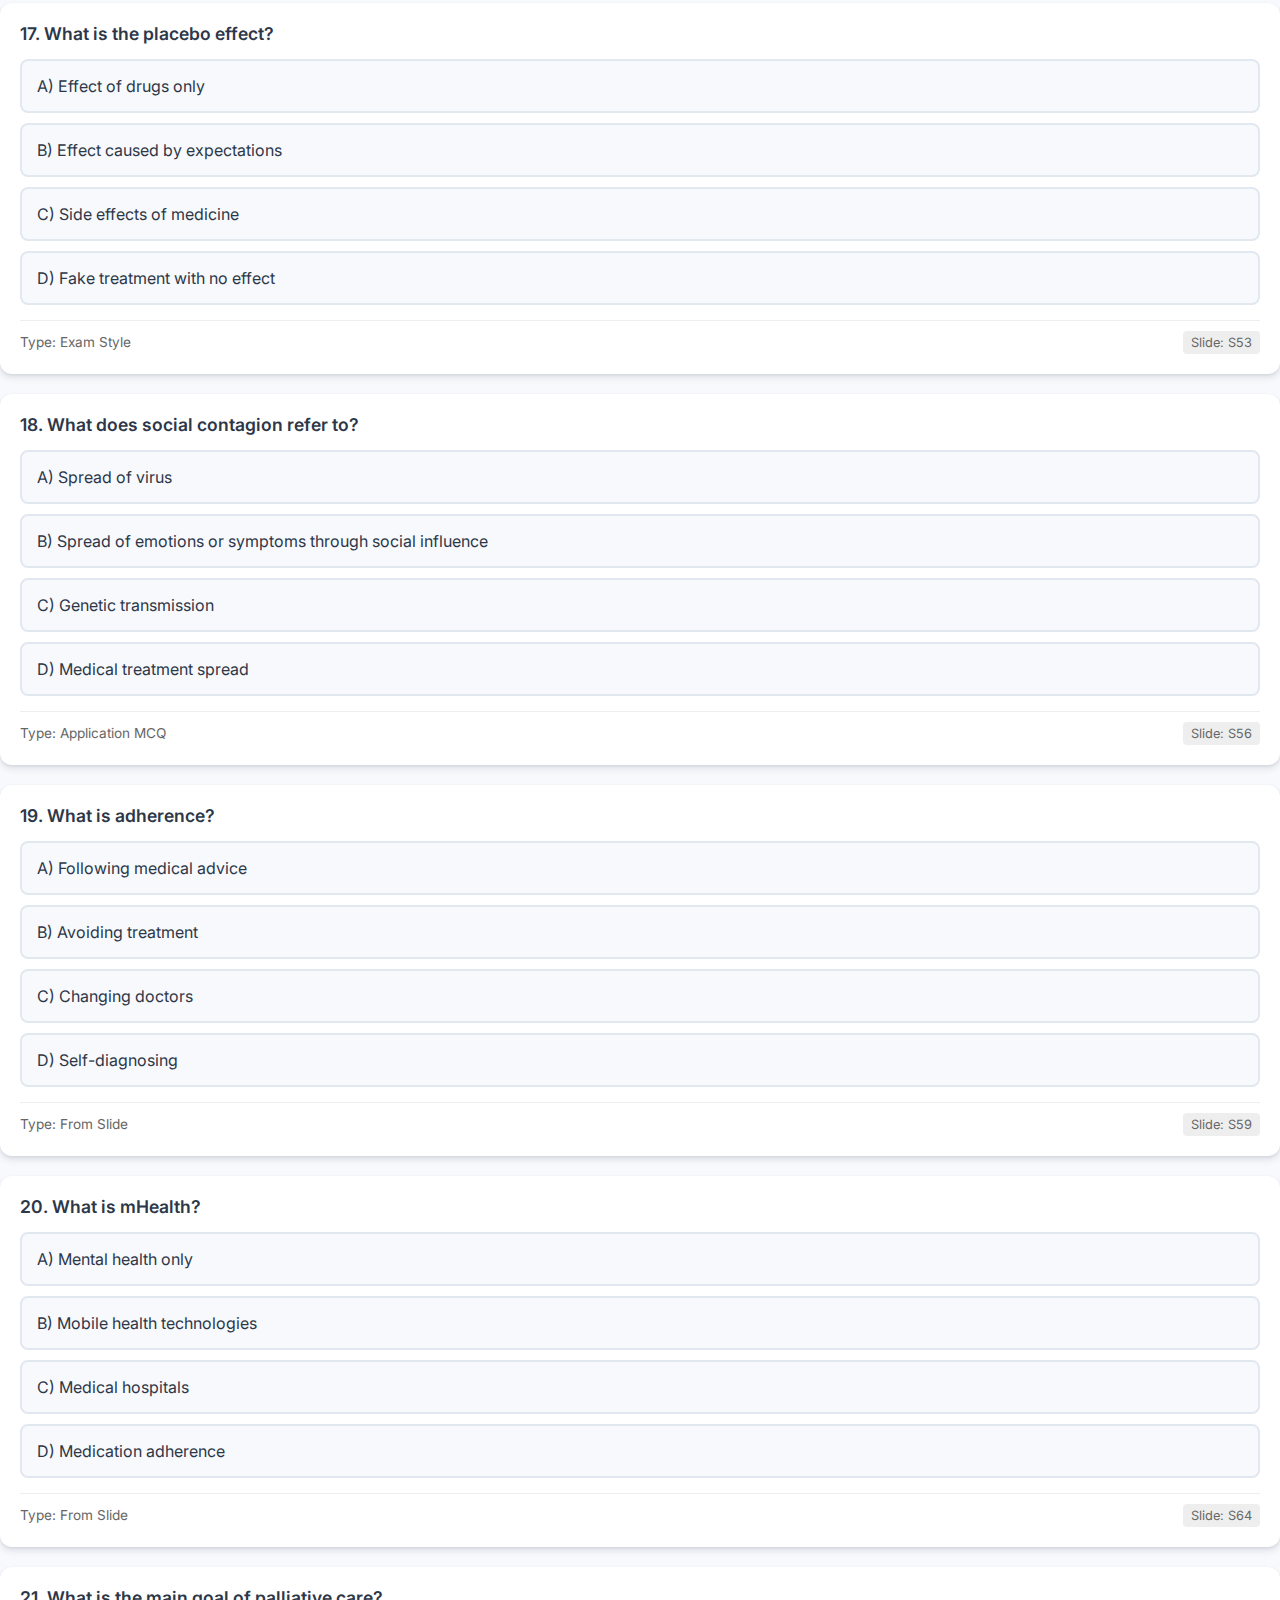
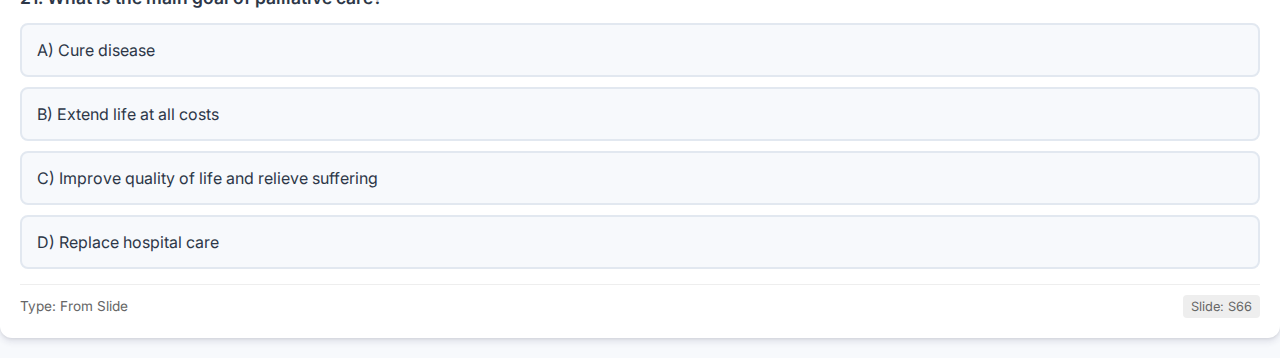
<file: old project/lecture8.html>
<!DOCTYPE html>
<html lang="en">
<head>
    <meta charset="UTF-8">
    <meta name="viewport" content="width=device-width, initial-scale=1.0">
    <title>Lecture 8 – MCQ Practice</title>
    <link rel="stylesheet" href="style.css">
    <link href="https://fonts.googleapis.com/css2?family=Inter:wght@400;600;700&display=swap" rel="stylesheet">
</head>
<body>
    <div class="container">
        <div class="header-controls">
            <a href="index.html" class="btn" style="background-color: #7f8c8d; color: white; text-decoration: none;">&larr; Home</a>
            <div class="score-board" id="score-display">Score: 0 / 40</div>
            <div class="action-buttons">
                <button id="reset-btn" class="btn btn-reset">Reset Quiz</button>
                <button id="show-answers-btn" class="btn btn-show">Show All Correct Answers</button>
            </div>
        </div>

        <h1>Lecture 8 Practice</h1>
        
        <div id="quiz-container">
            <!-- Questions rendered here -->
        </div>
    </div>
    <script src="script.js"></script>
<!--Start of Tawk.to Script-->
<script type="text/javascript">
var Tawk_API=Tawk_API||{}, Tawk_LoadStart=new Date();
(function(){
var s1=document.createElement("script"),s0=document.getElementsByTagName("script")[0];
s1.async=true;
s1.src='https://embed.tawk.to/656f1230bfb79148e59a4600/1jgerpmr7';
s1.charset='UTF-8';
s1.setAttribute('crossorigin','*');
s0.parentNode.insertBefore(s1,s0);
})();
</script>
<!--End of Tawk.to Script-->
</body>
</html>
</file>
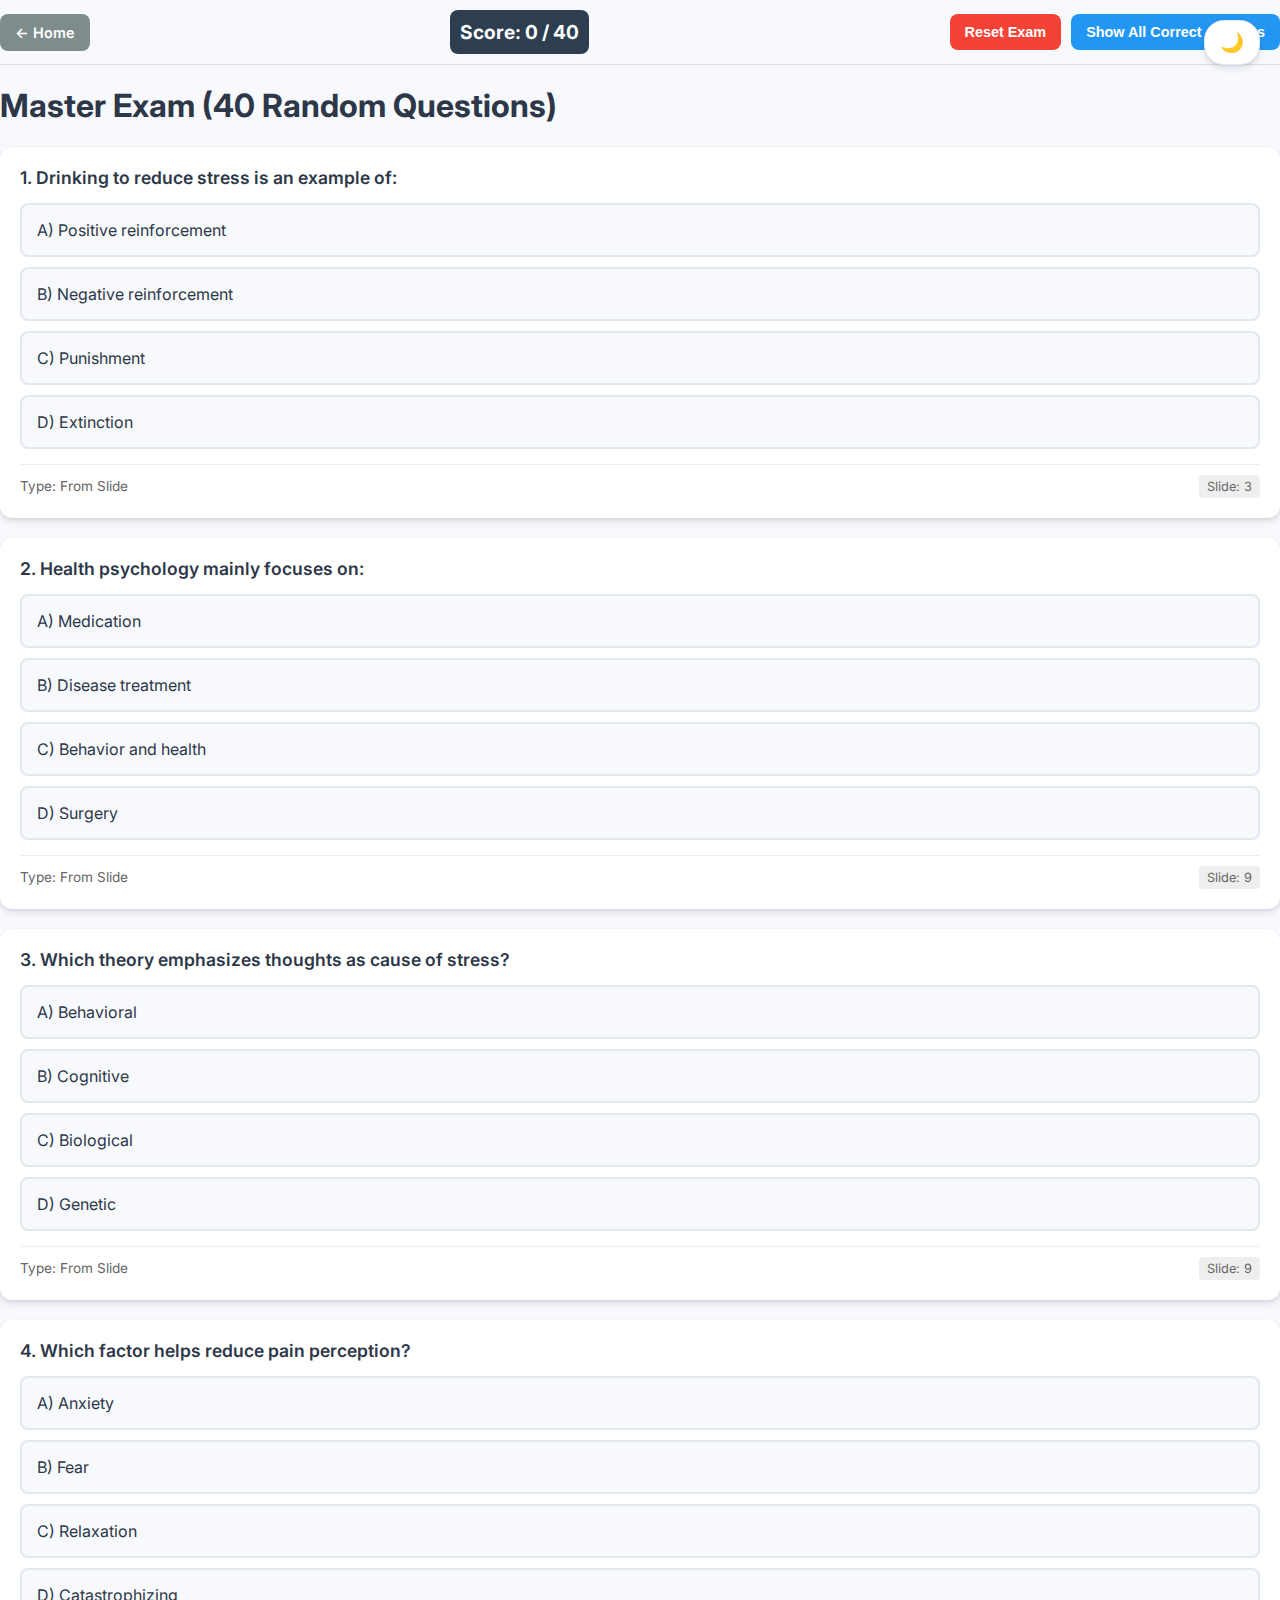
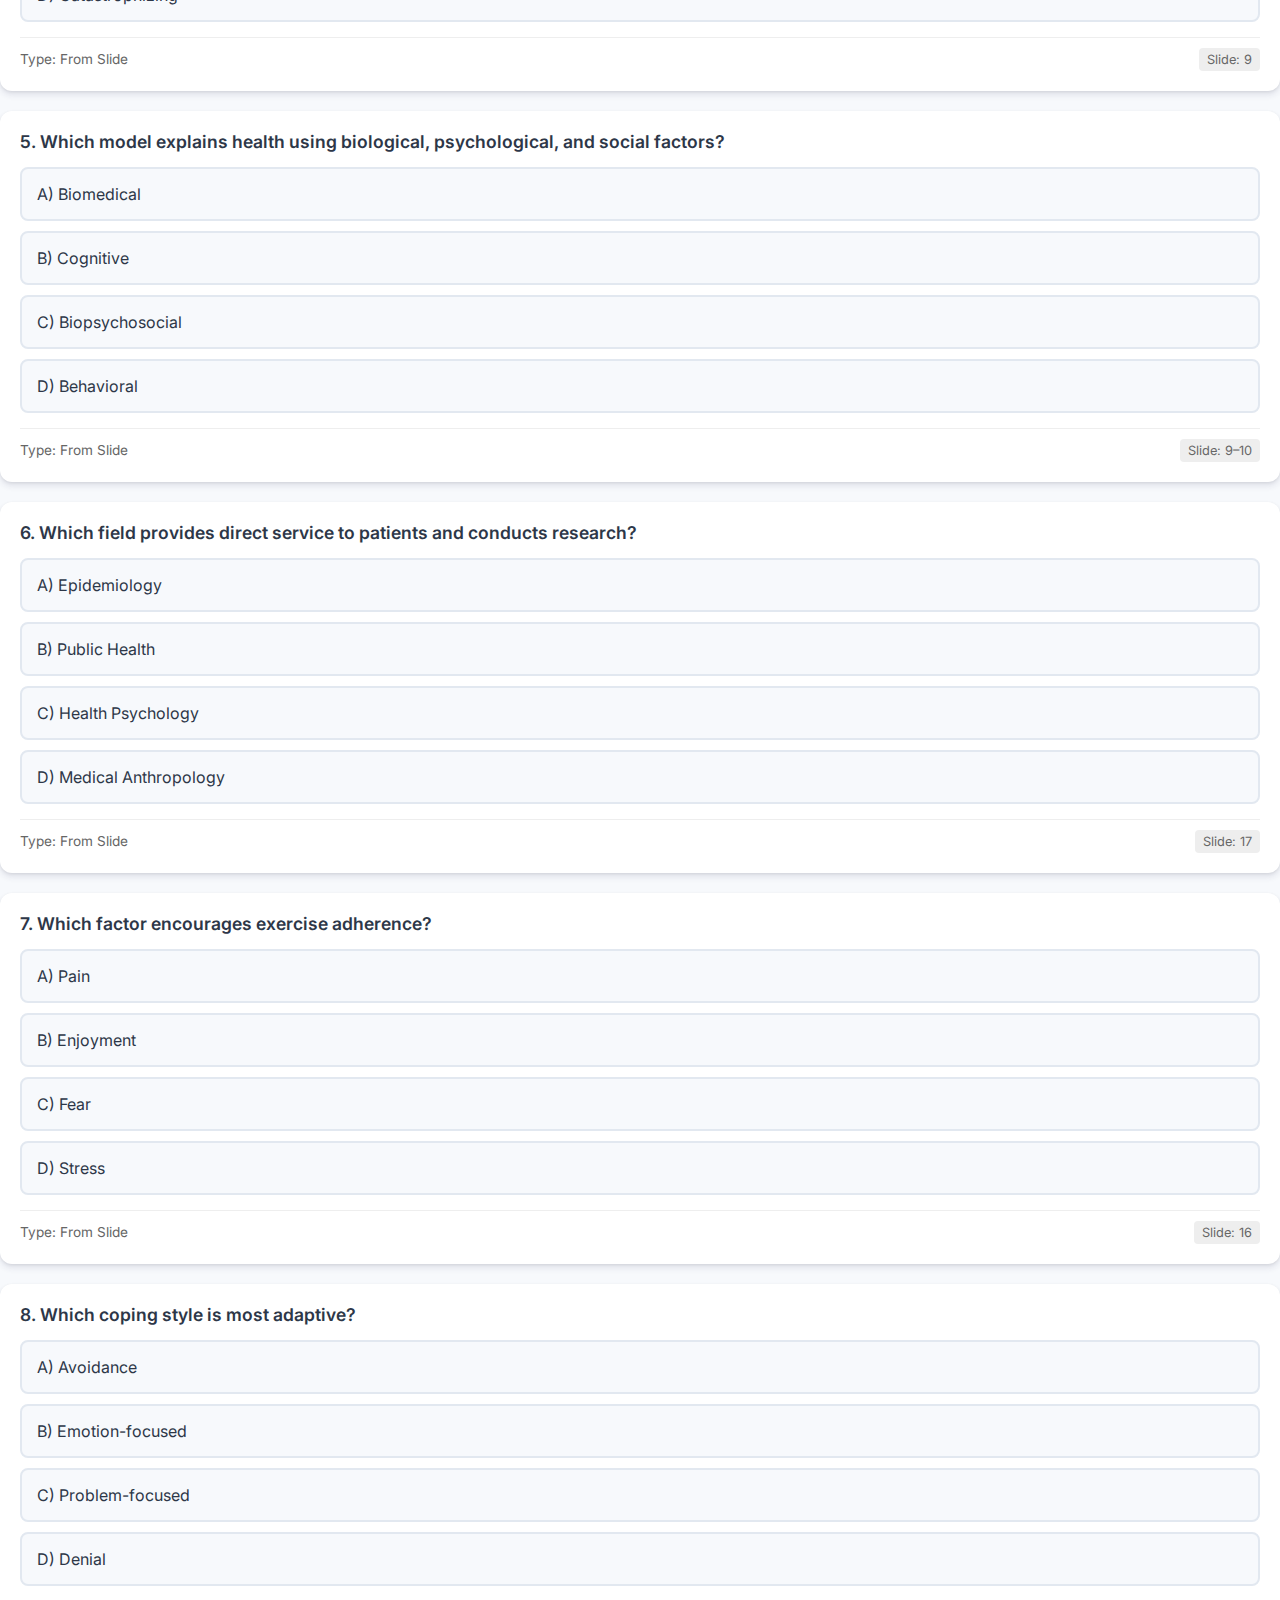
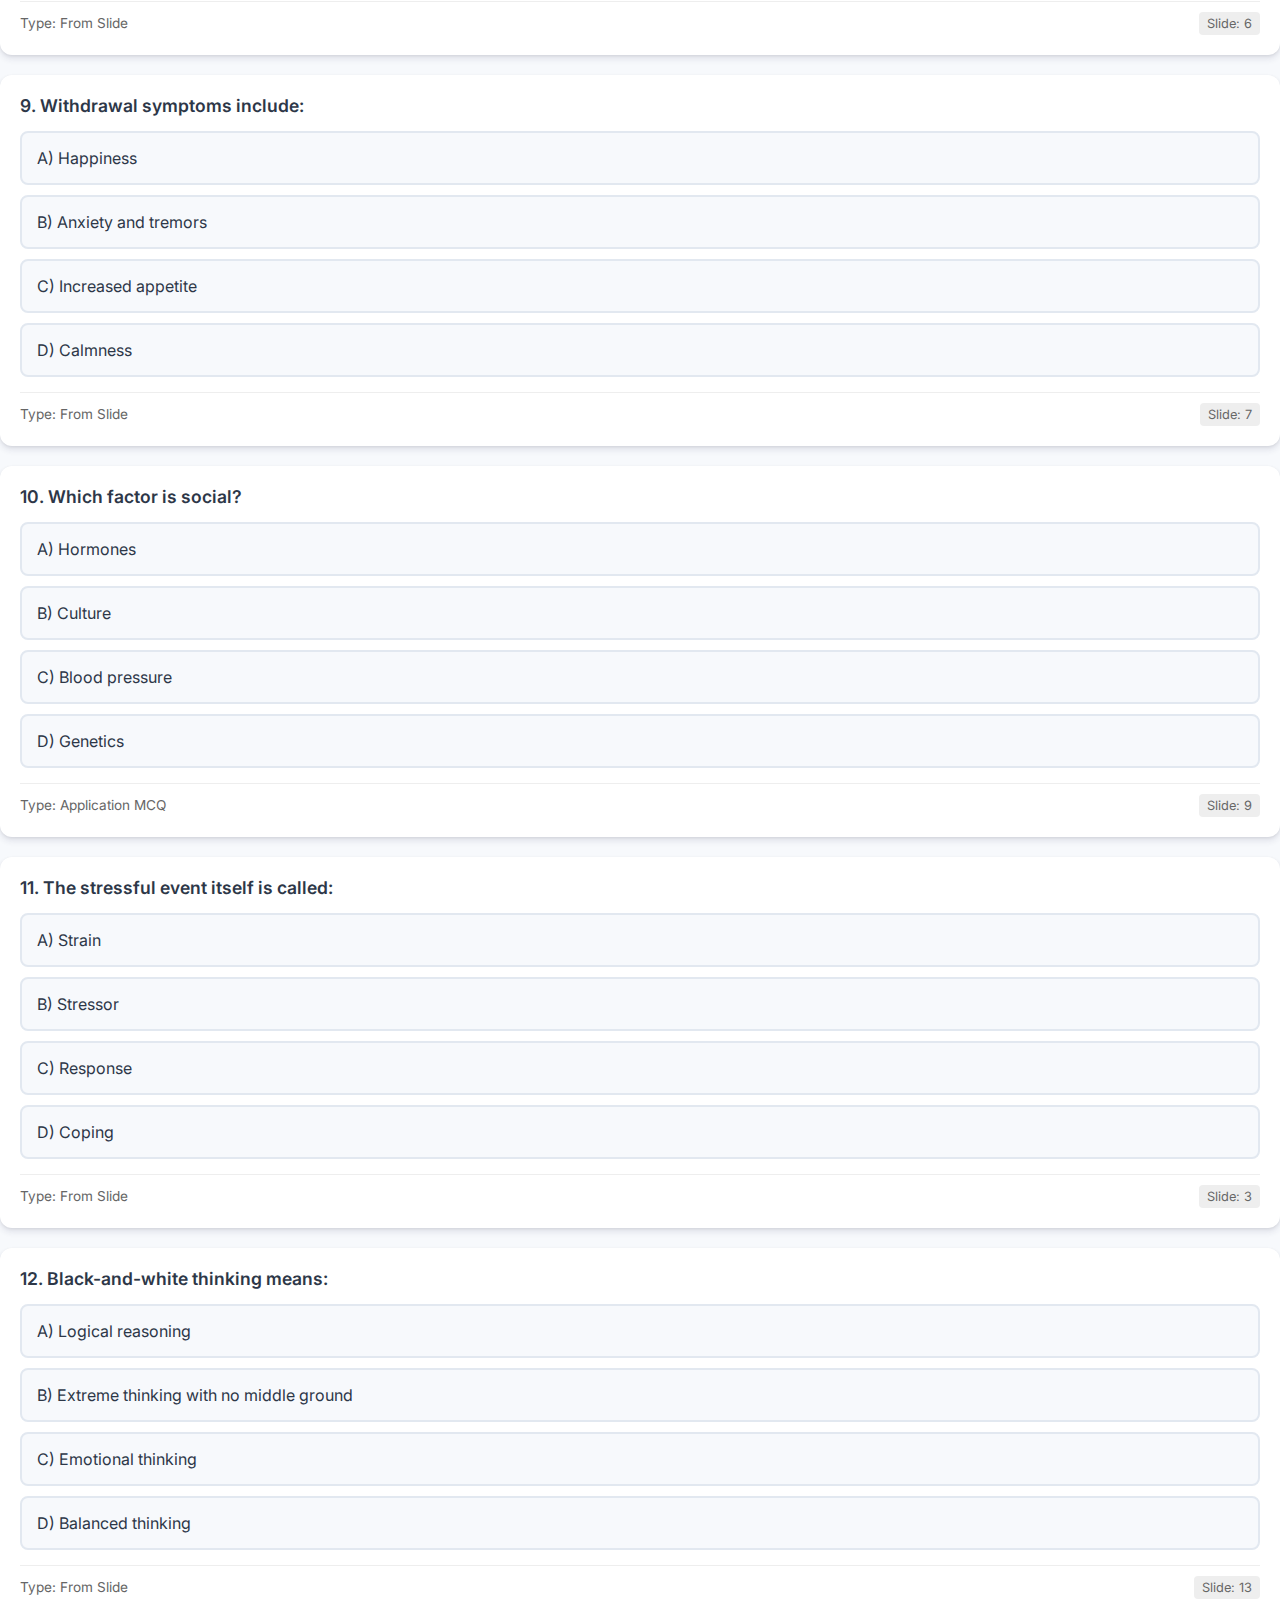
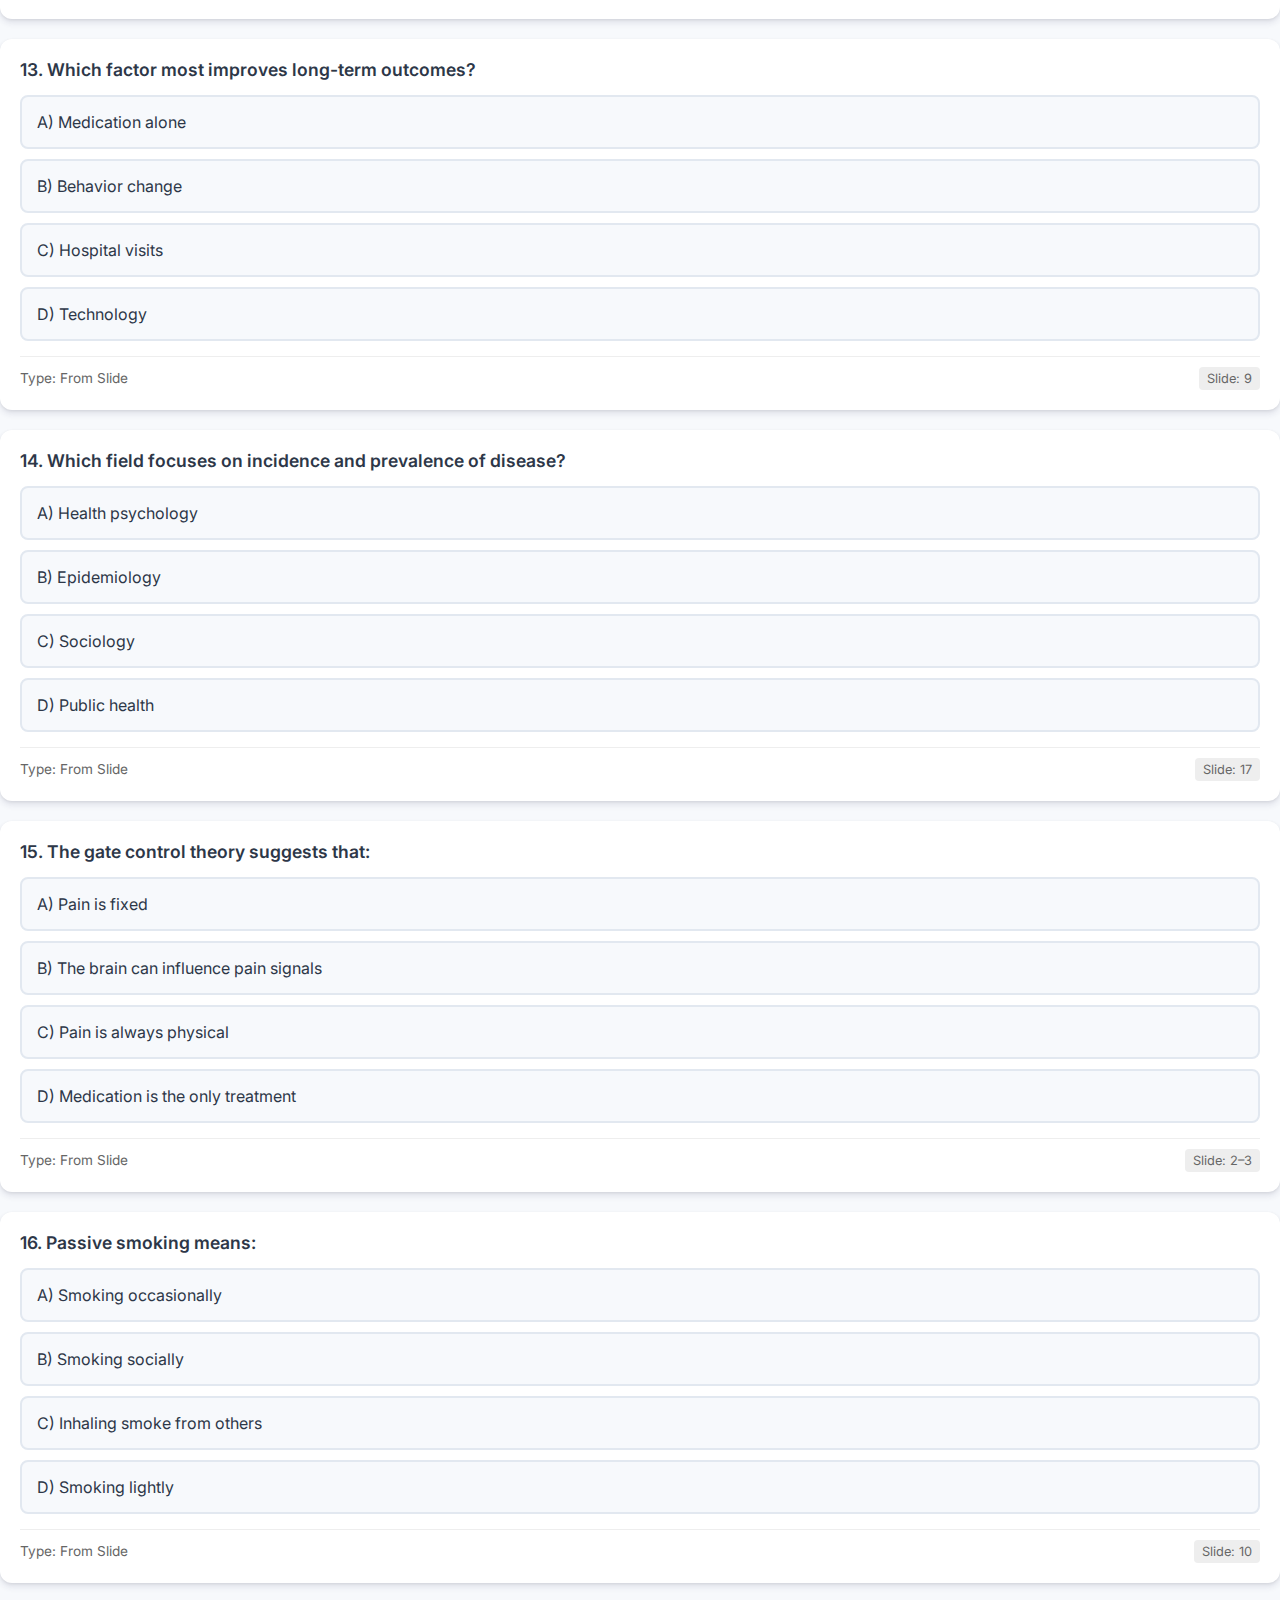
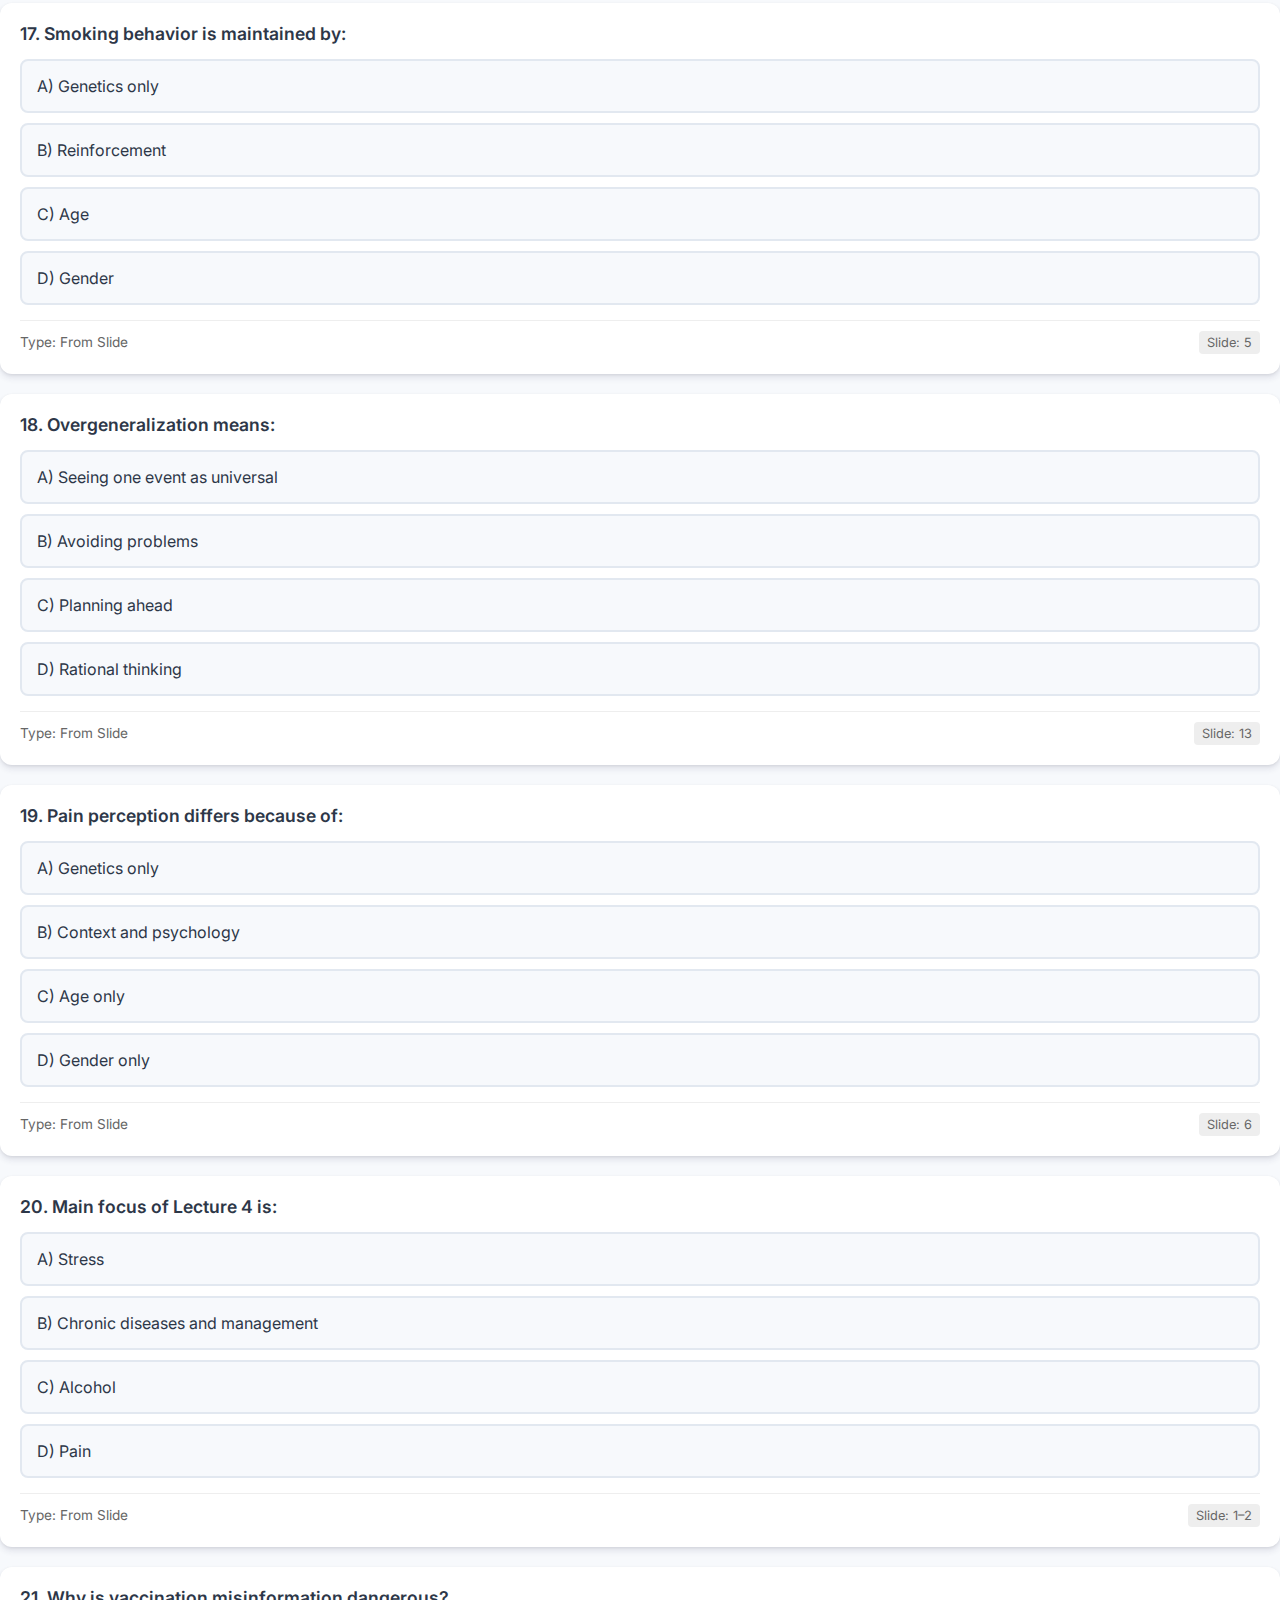
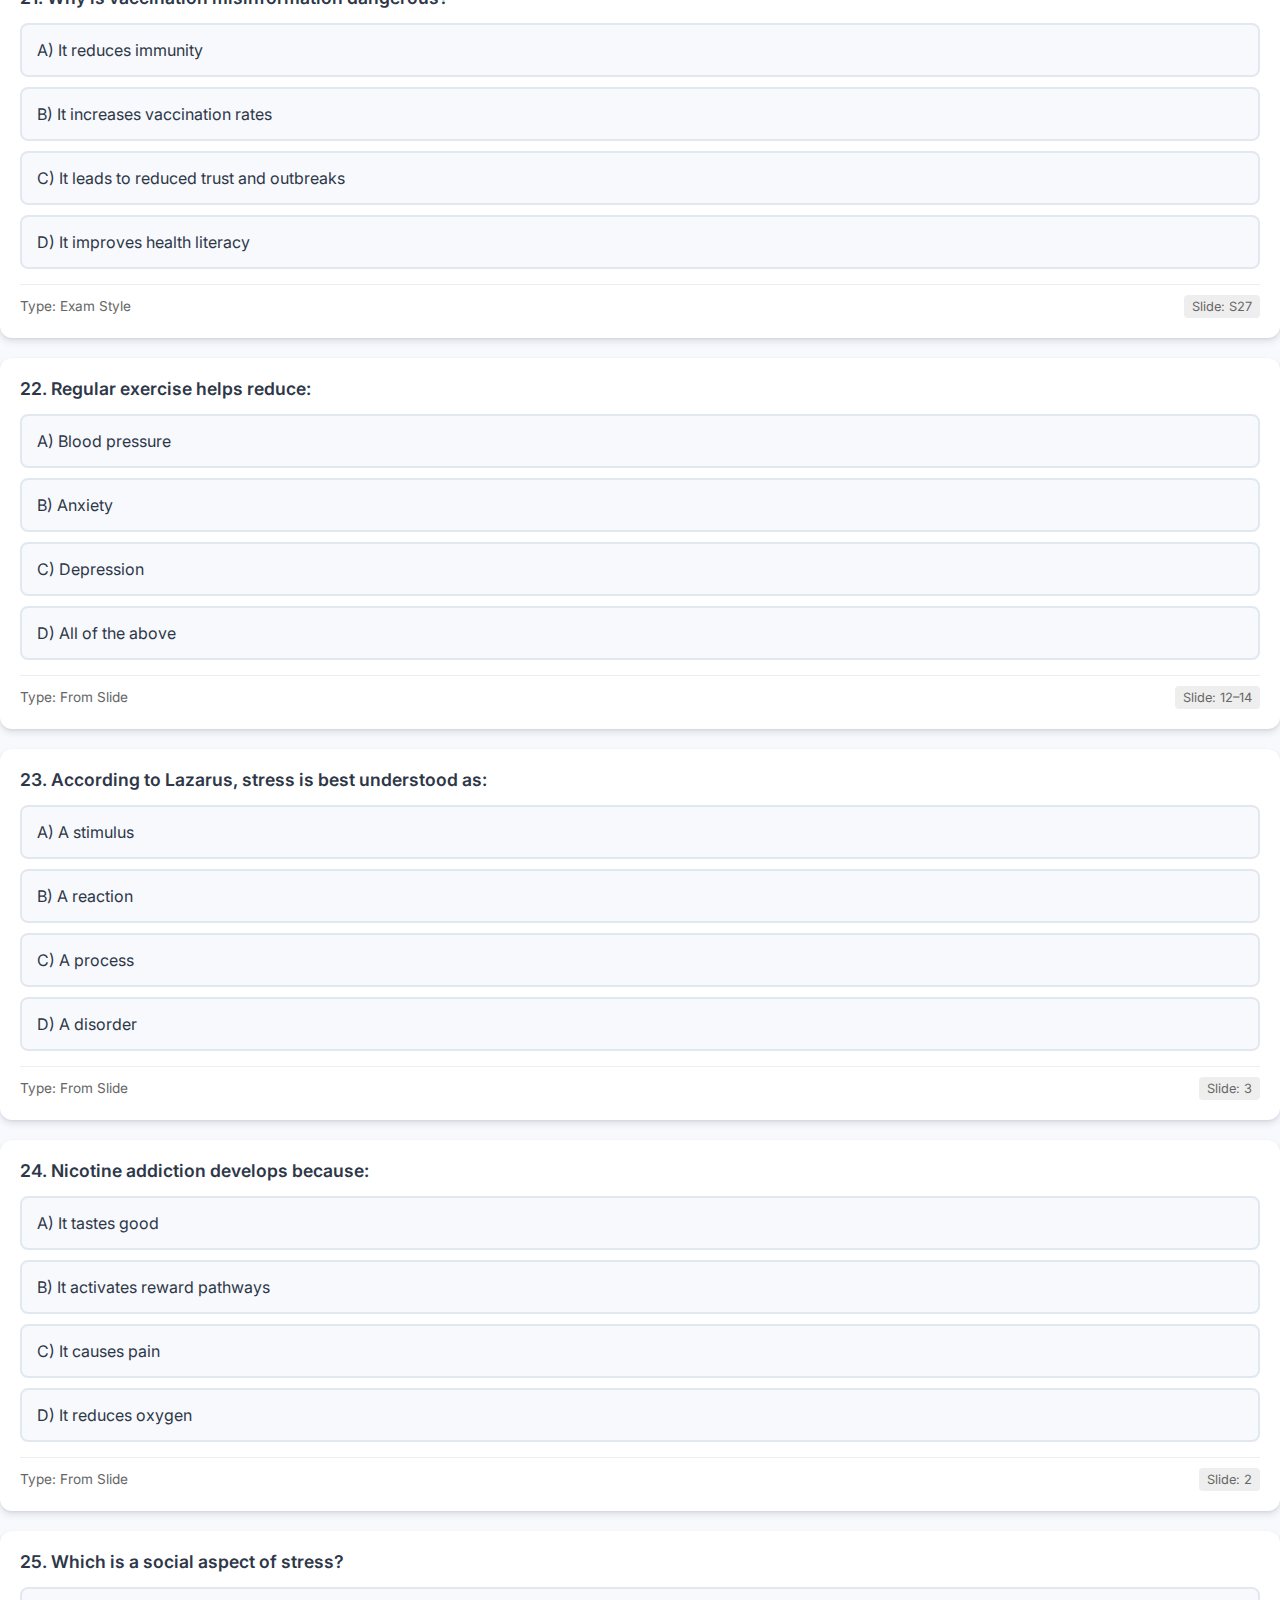
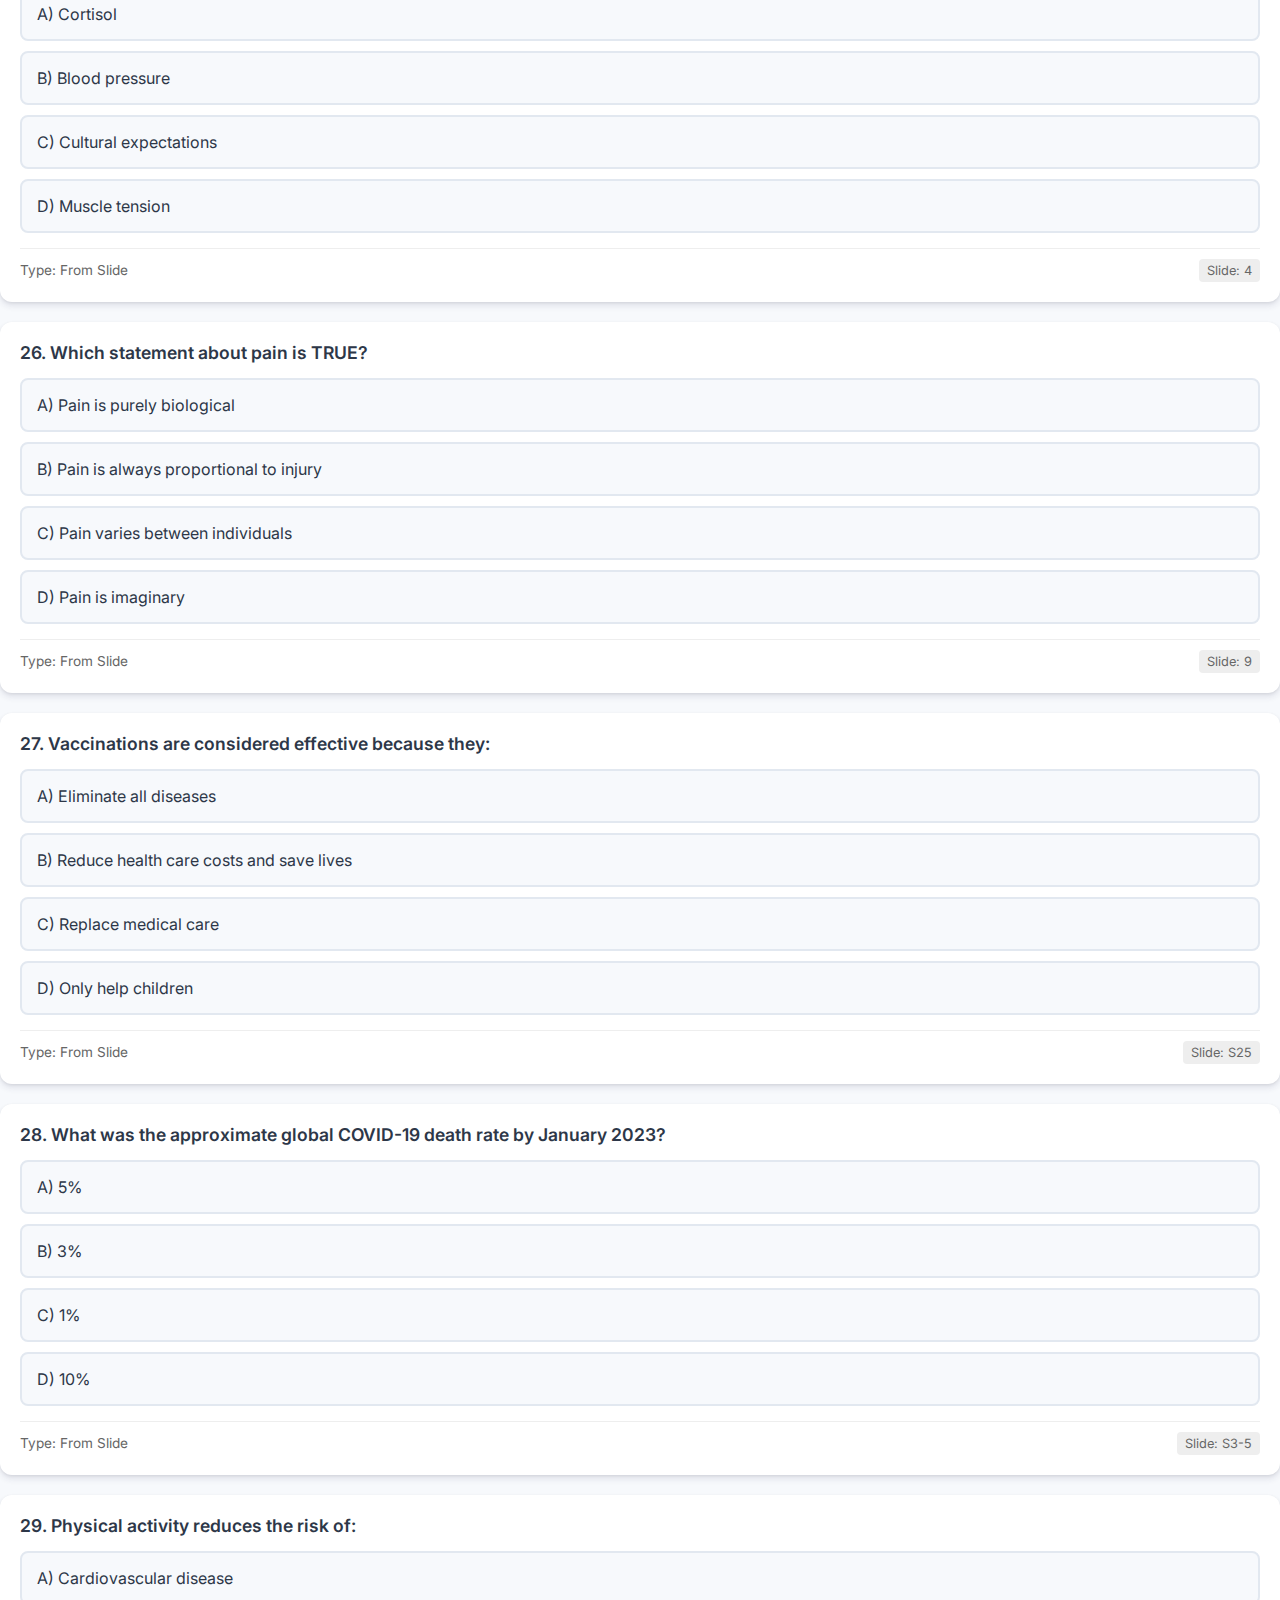
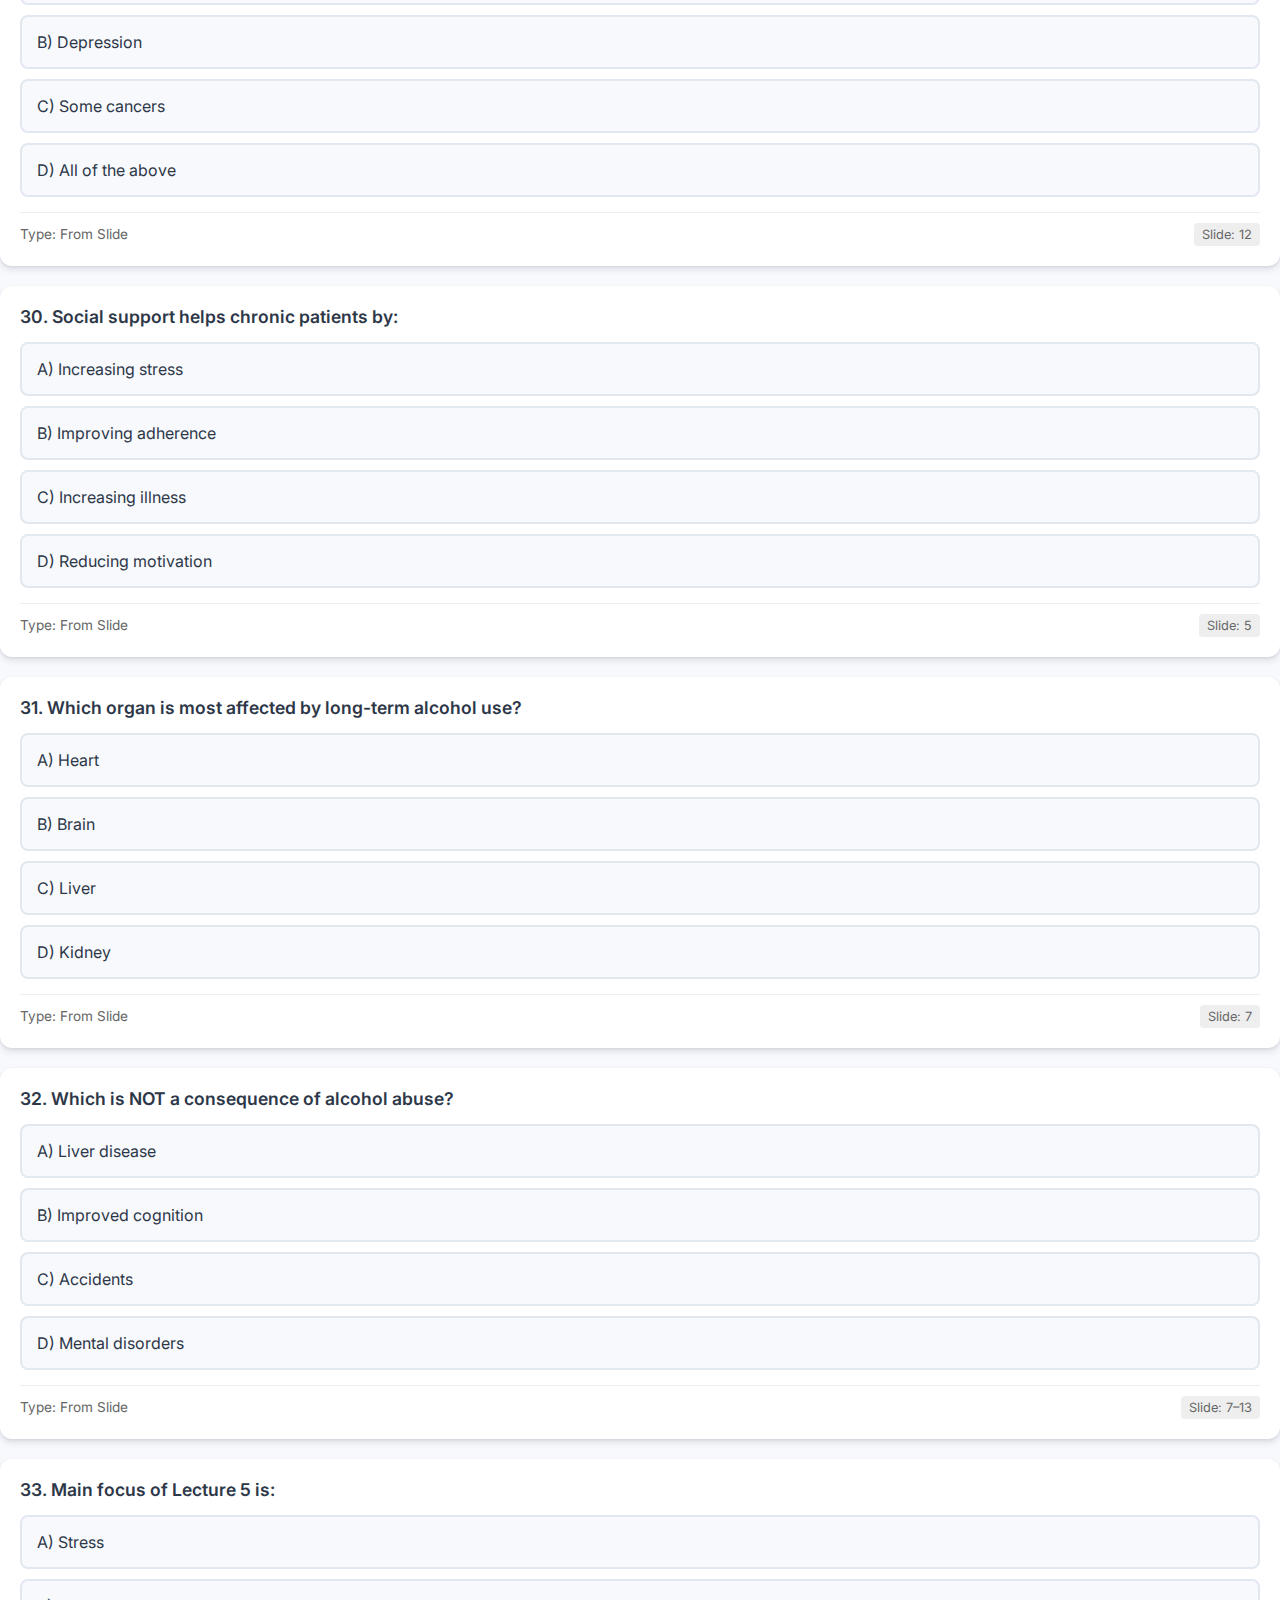
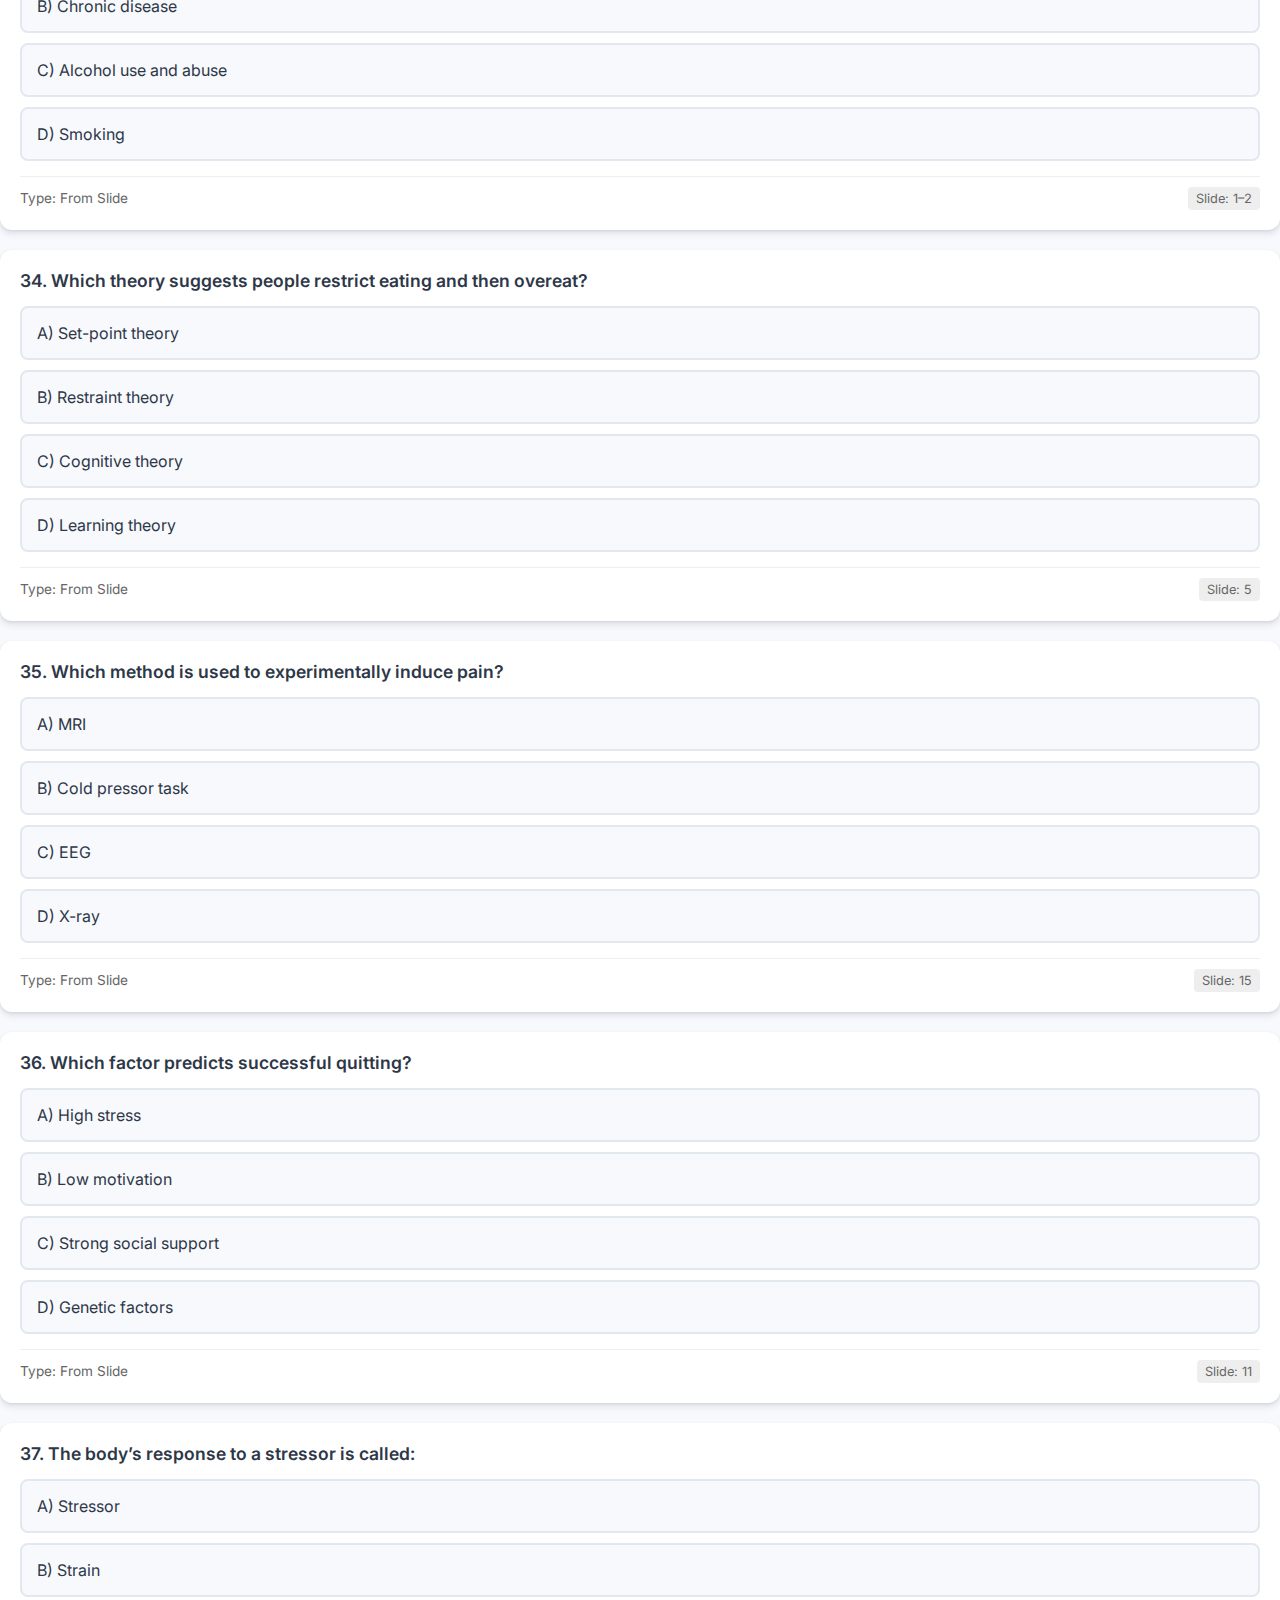
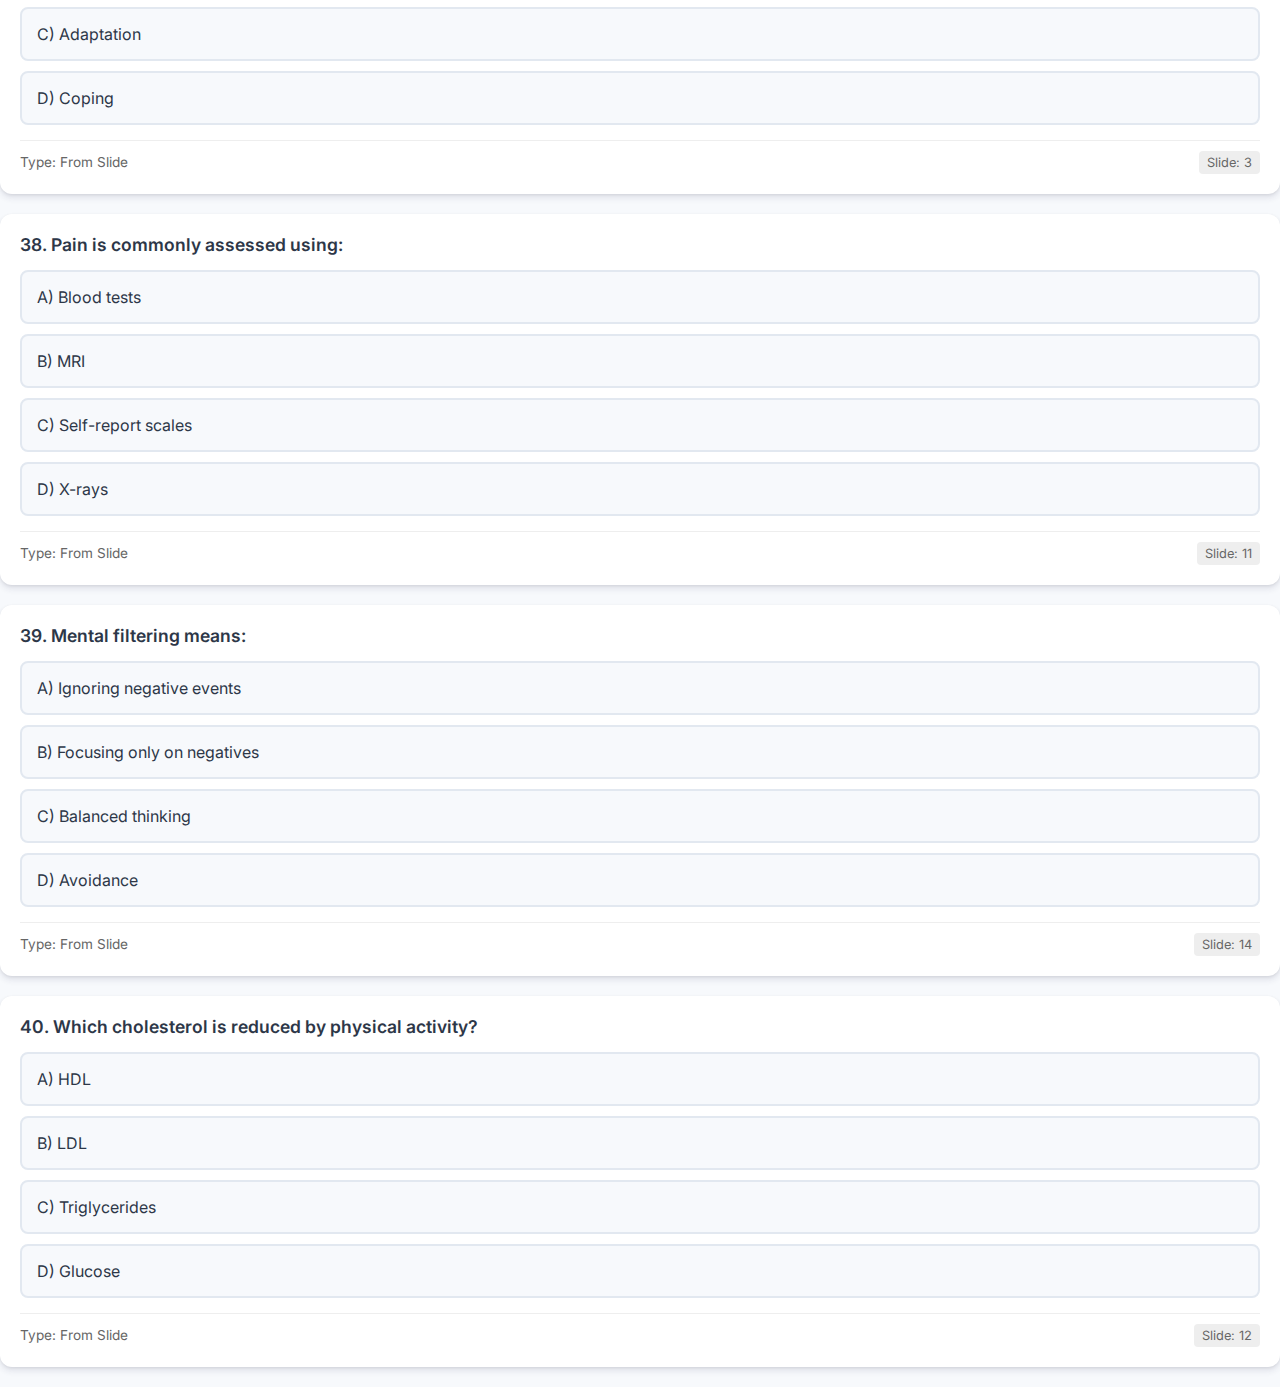
<file: old project/master-exam.html>
<!DOCTYPE html>
<html lang="en">
<head>
    <meta charset="UTF-8">
    <meta name="viewport" content="width=device-width, initial-scale=1.0">
    <title>Master Exam – MCQ Practice</title>
    <link rel="stylesheet" href="style.css">
    <link href="https://fonts.googleapis.com/css2?family=Inter:wght@400;600;700&display=swap" rel="stylesheet">
</head>
<body>
    <div class="container">
        <div class="header-controls">
            <a href="index.html" class="btn" style="background-color: #7f8c8d; color: white; text-decoration: none;">&larr; Home</a>
            <div class="score-board" id="score-display">Score: 0 / 40</div>
            <div class="action-buttons">
                <button id="reset-btn" class="btn btn-reset">Reset Exam</button>
                <button id="show-answers-btn" class="btn btn-show">Show All Correct Answers</button>
            </div>
        </div>

        <h1>Master Exam (40 Random Questions)</h1>
        
        <div id="quiz-container">
            <!-- Questions rendered here -->
        </div>
    </div>
    <script src="script.js"></script>
<!--Start of Tawk.to Script-->
<script type="text/javascript">
var Tawk_API=Tawk_API||{}, Tawk_LoadStart=new Date();
(function(){
var s1=document.createElement("script"),s0=document.getElementsByTagName("script")[0];
s1.async=true;
s1.src='https://embed.tawk.to/656f1230bfb79148e59a4600/1jgerpmr7';
s1.charset='UTF-8';
s1.setAttribute('crossorigin','*');
s0.parentNode.insertBefore(s1,s0);
})();
</script>
<!--End of Tawk.to Script-->
</body>
</html>
</file>
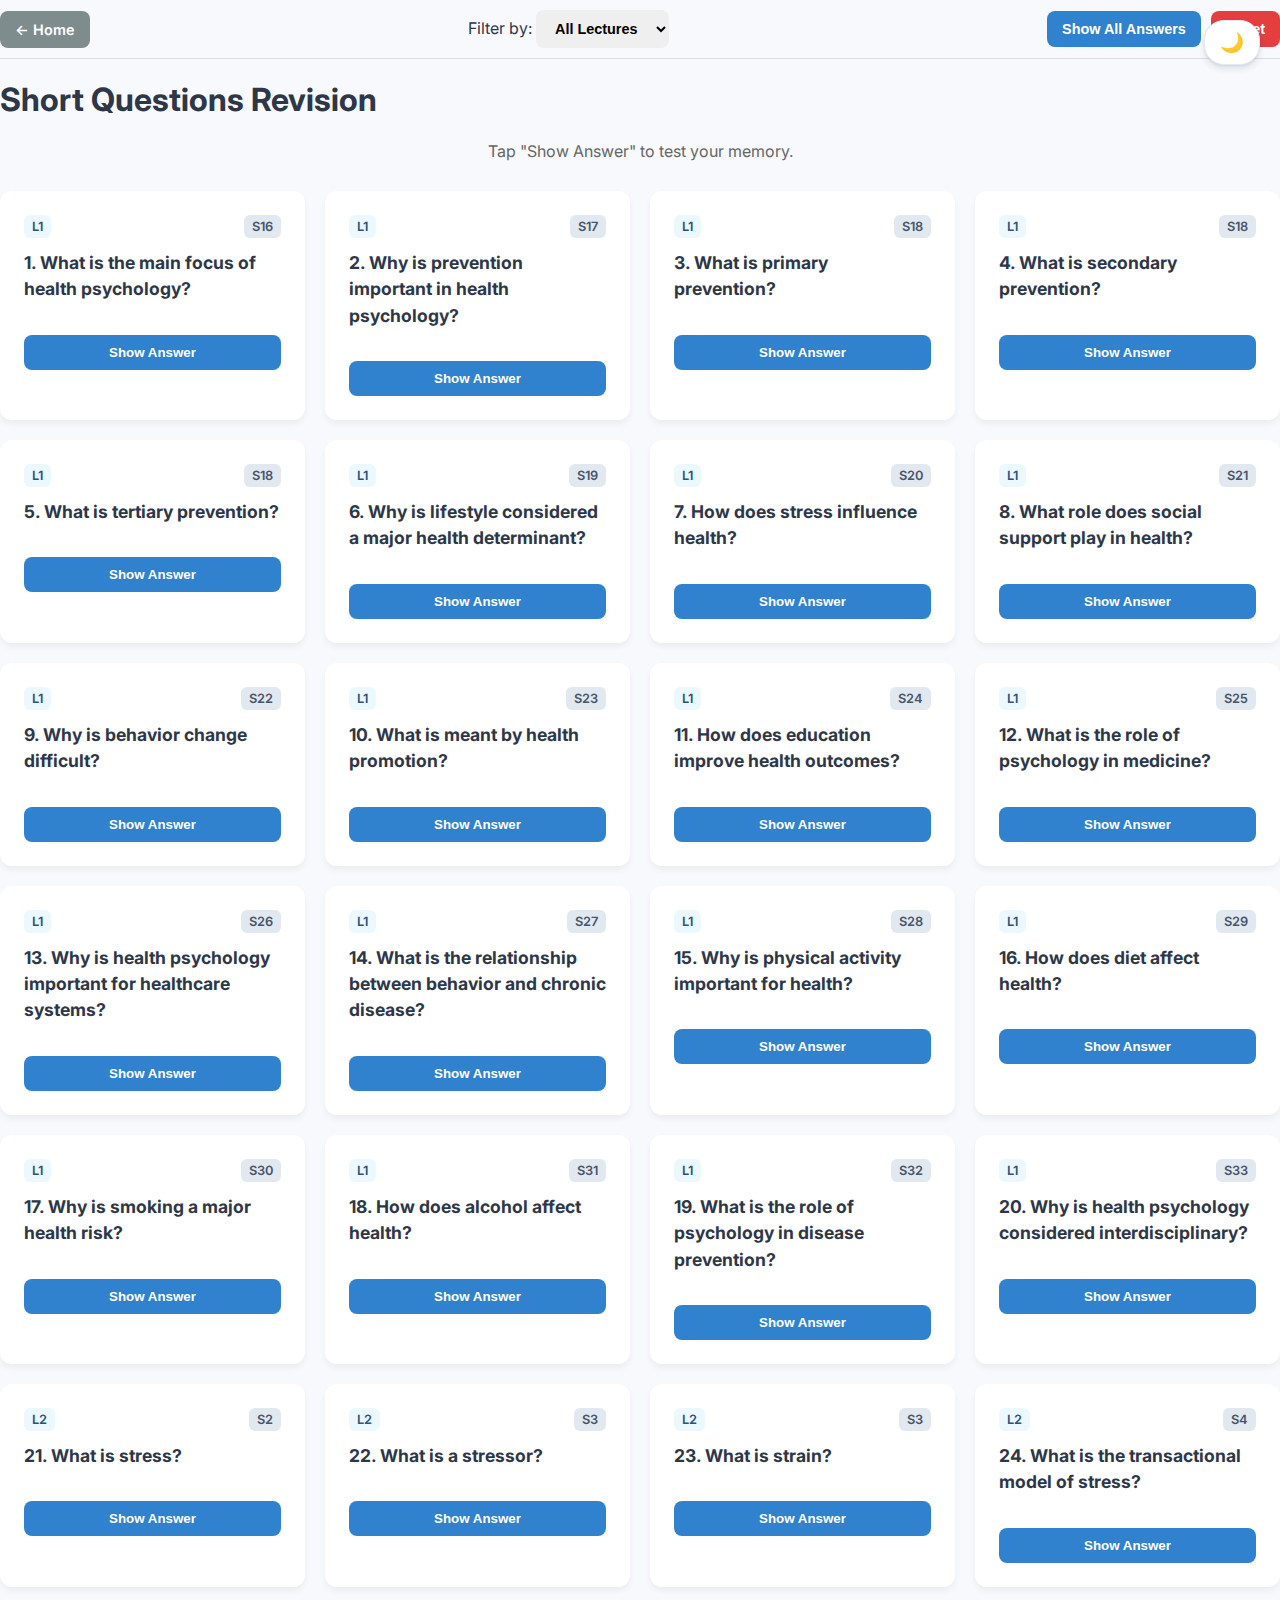
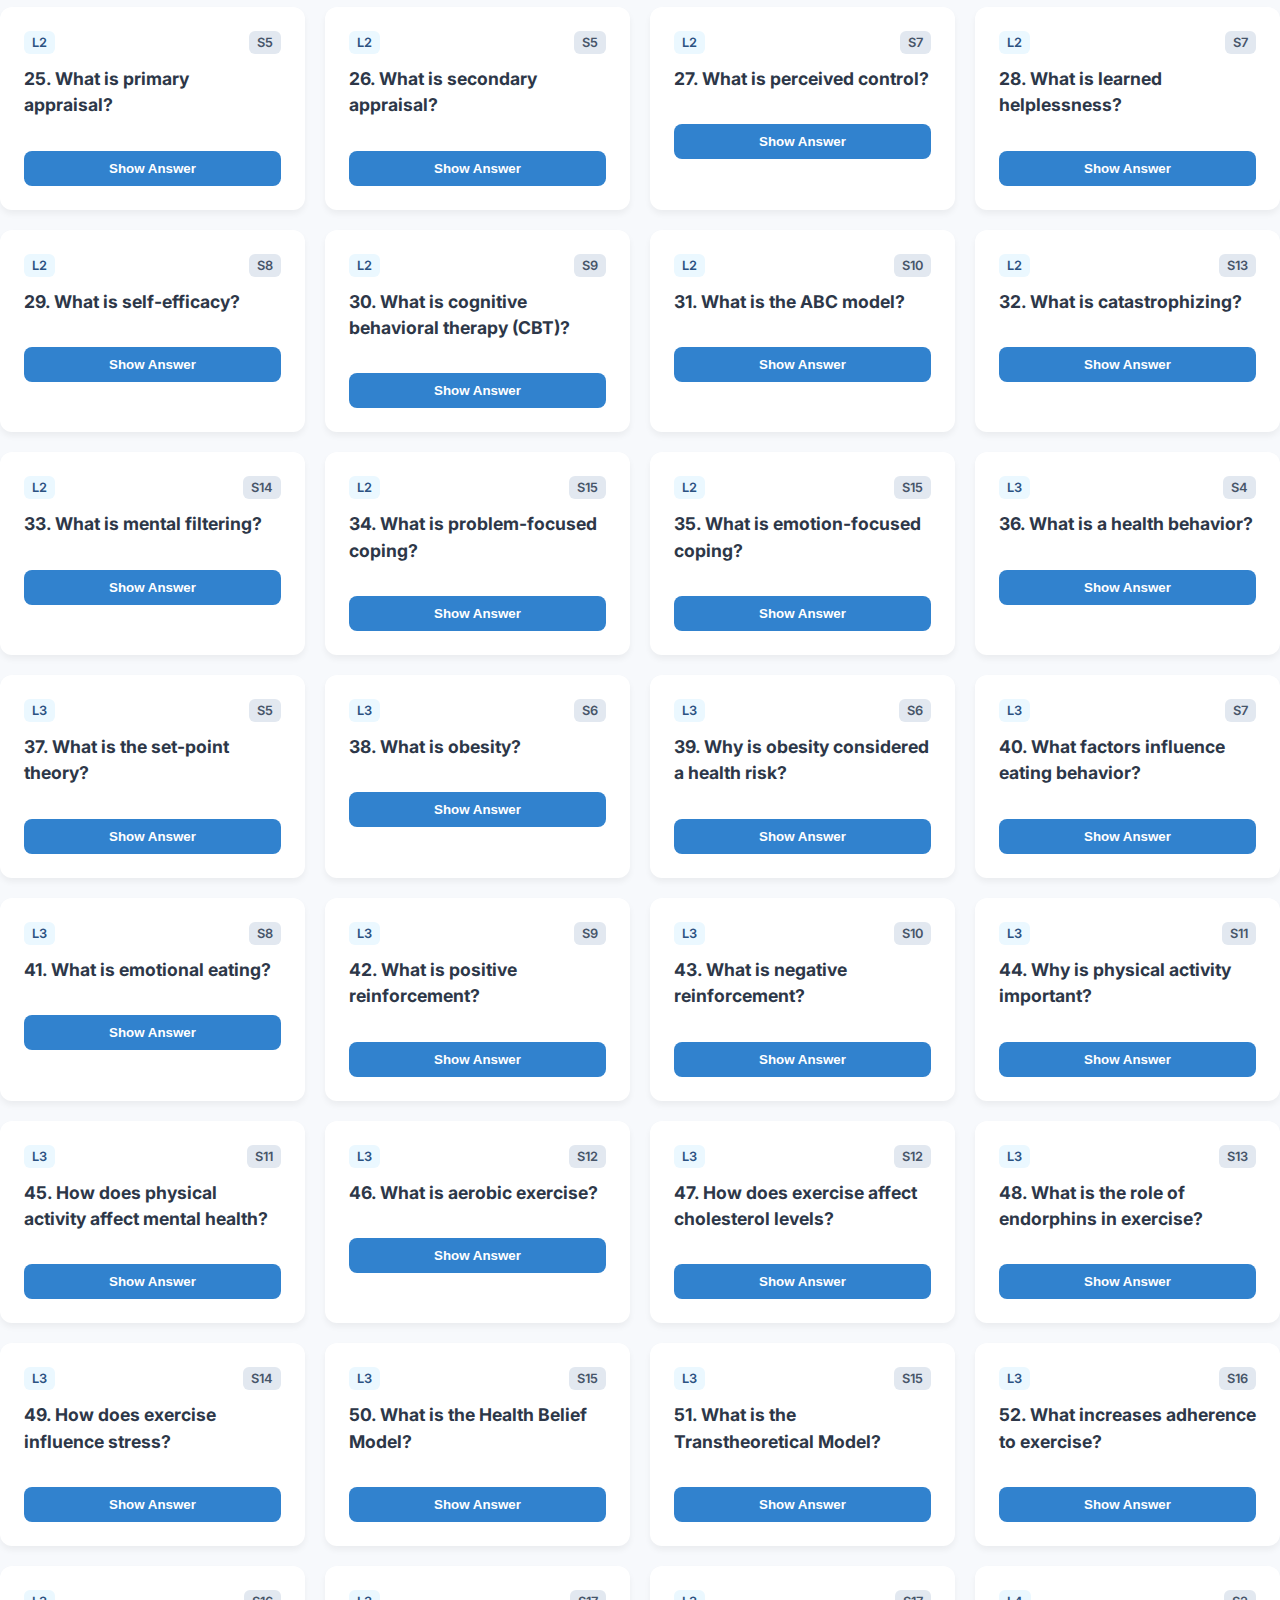
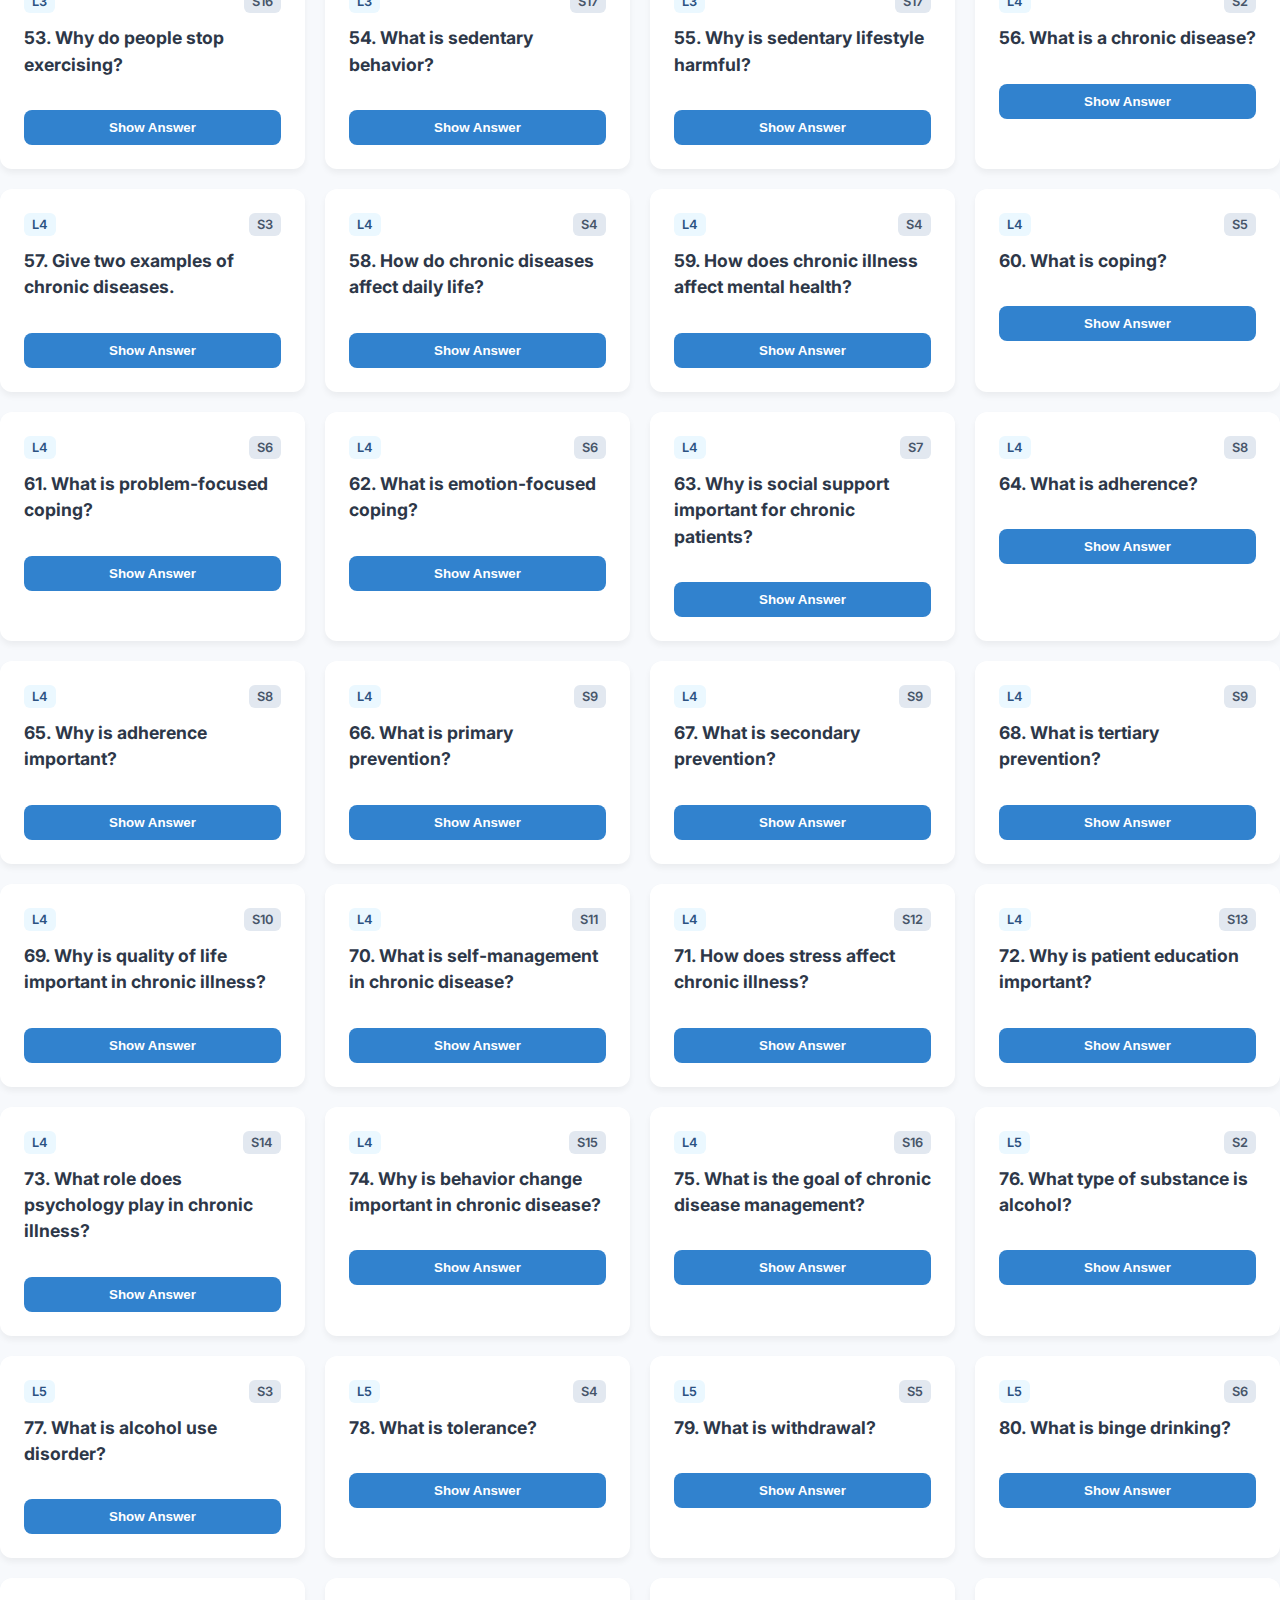
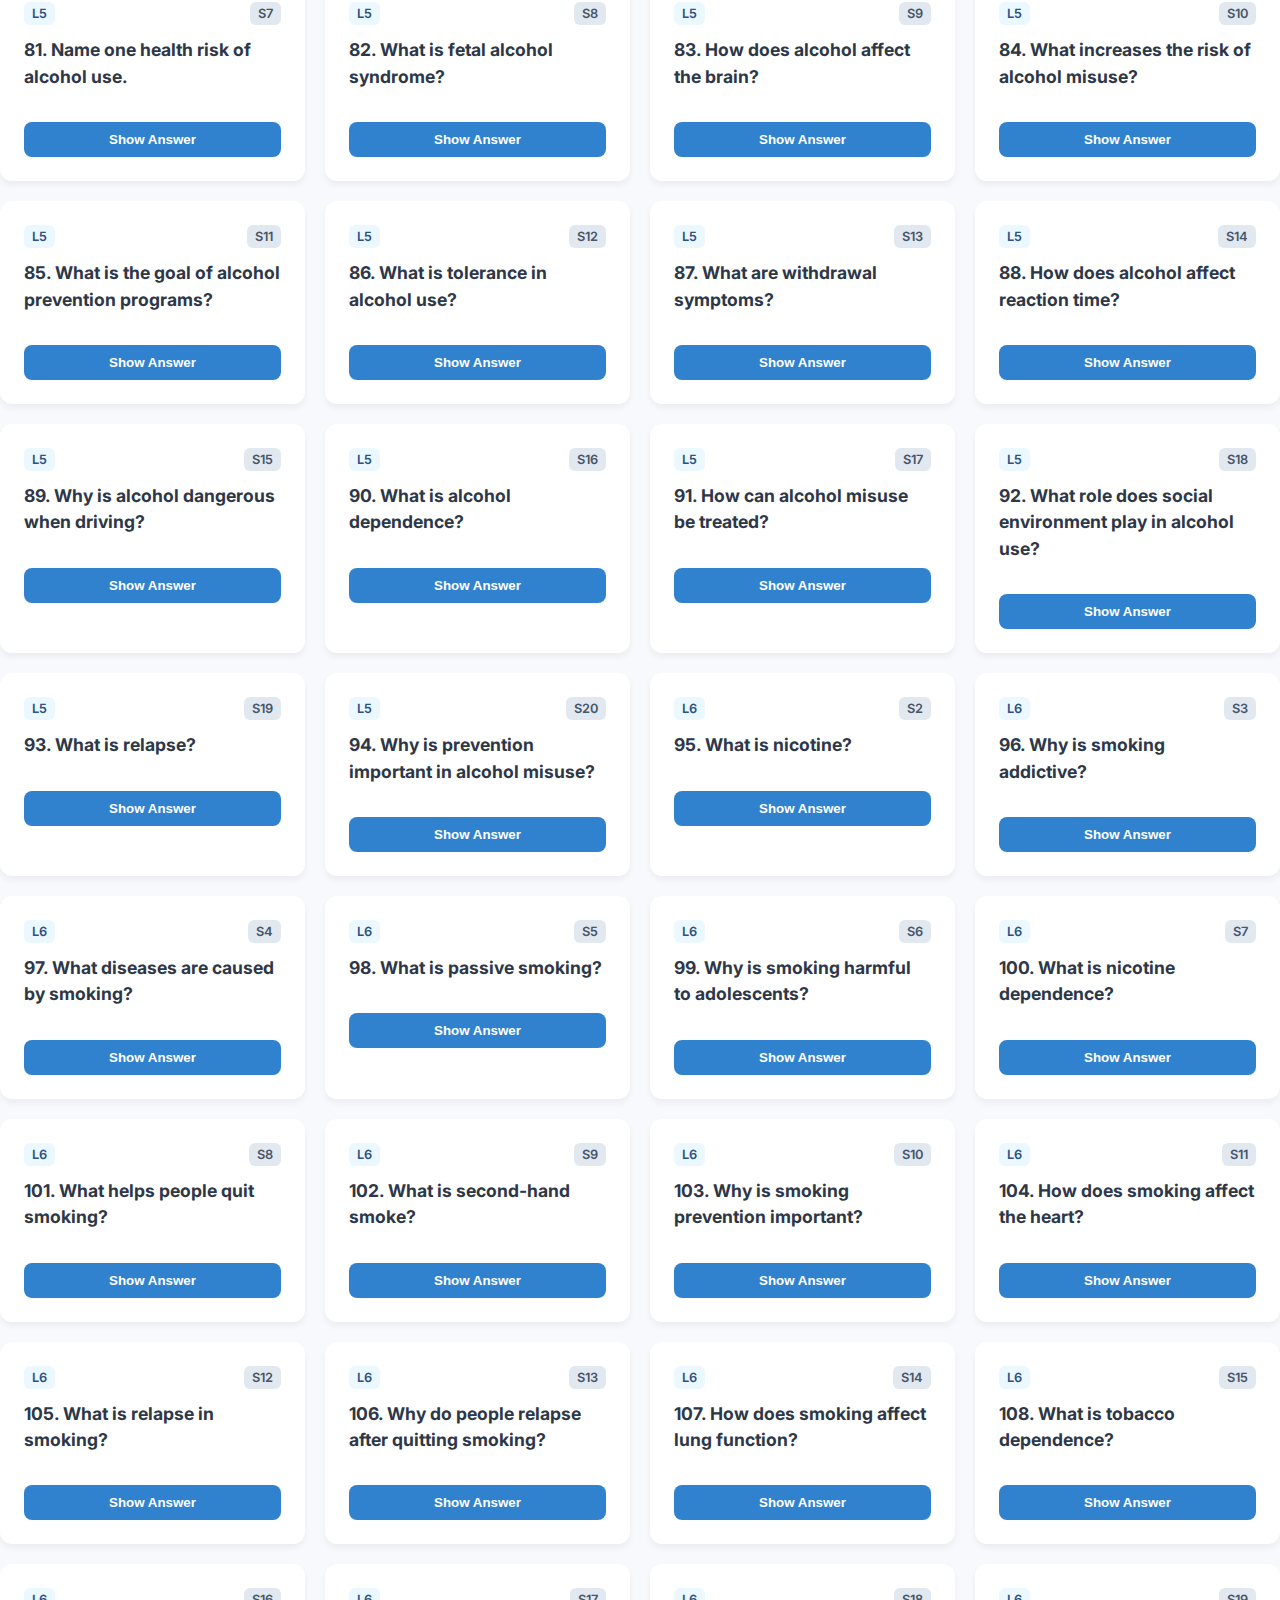
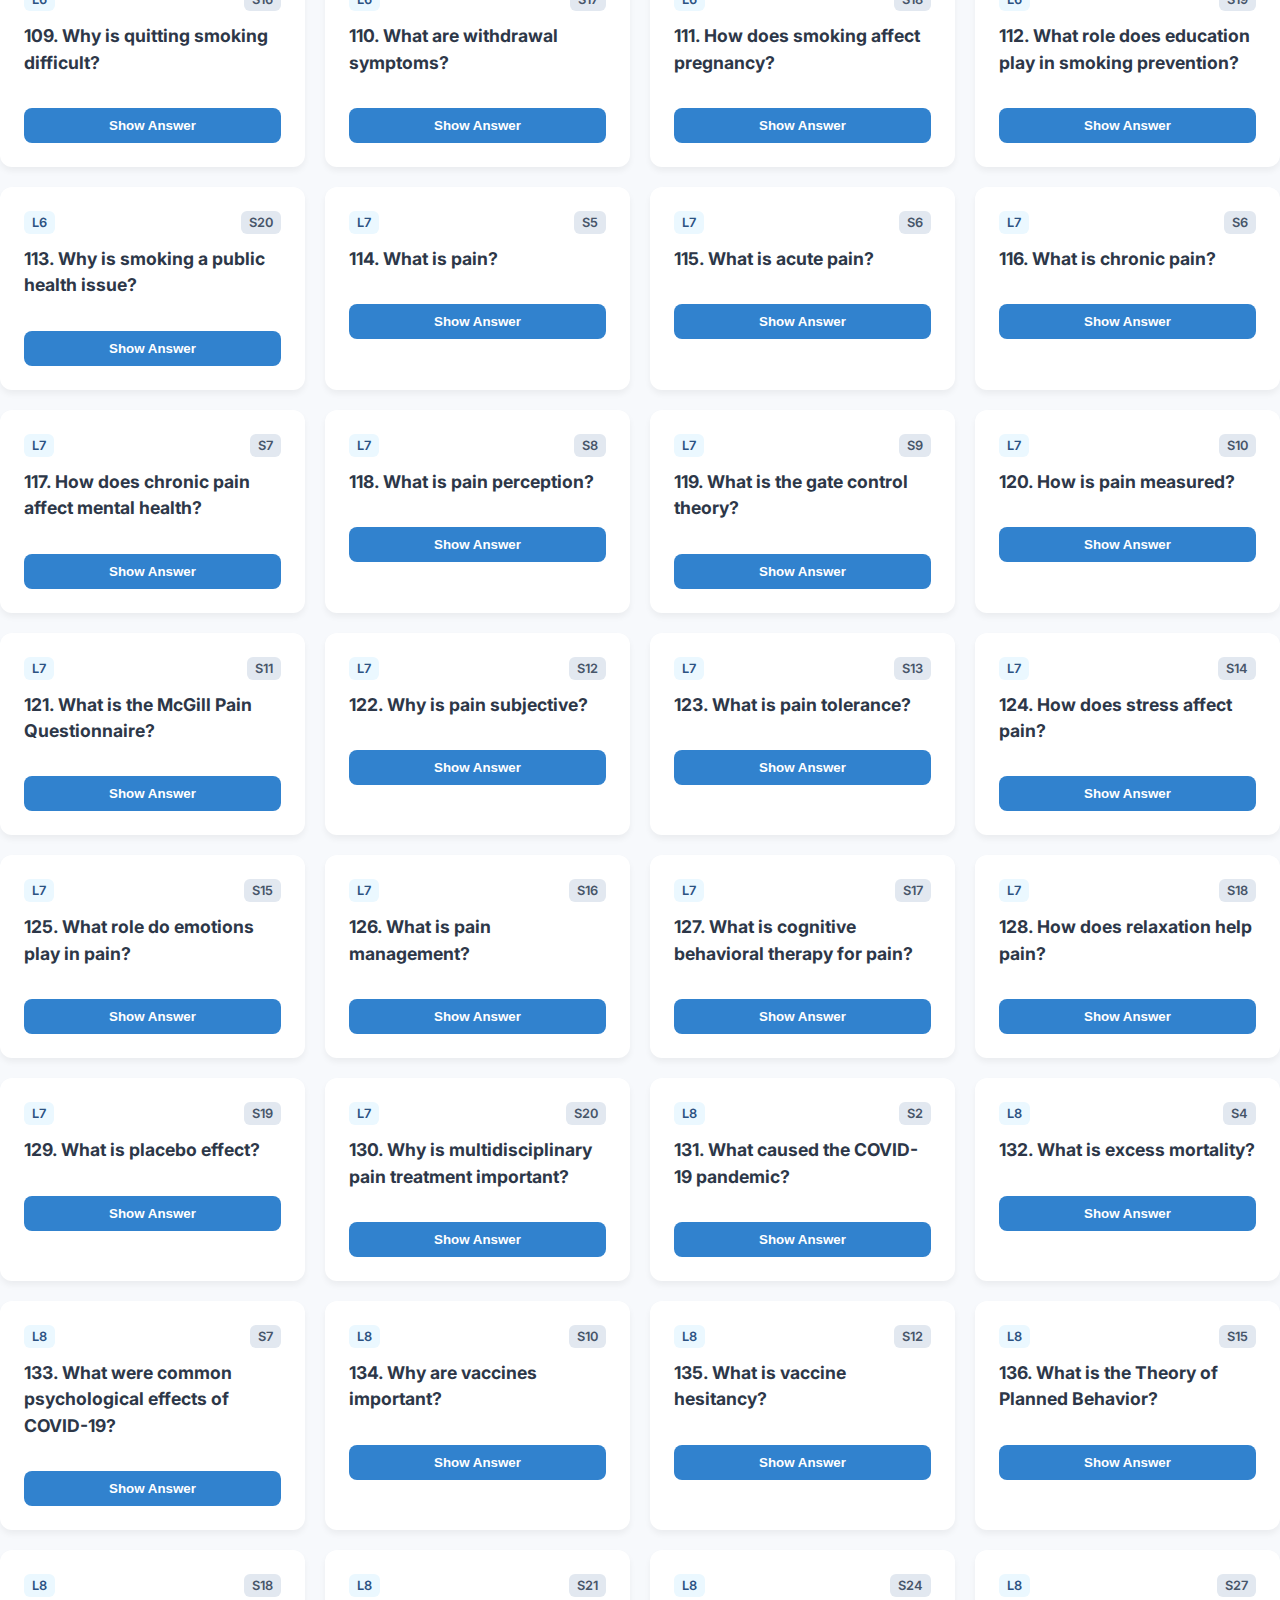
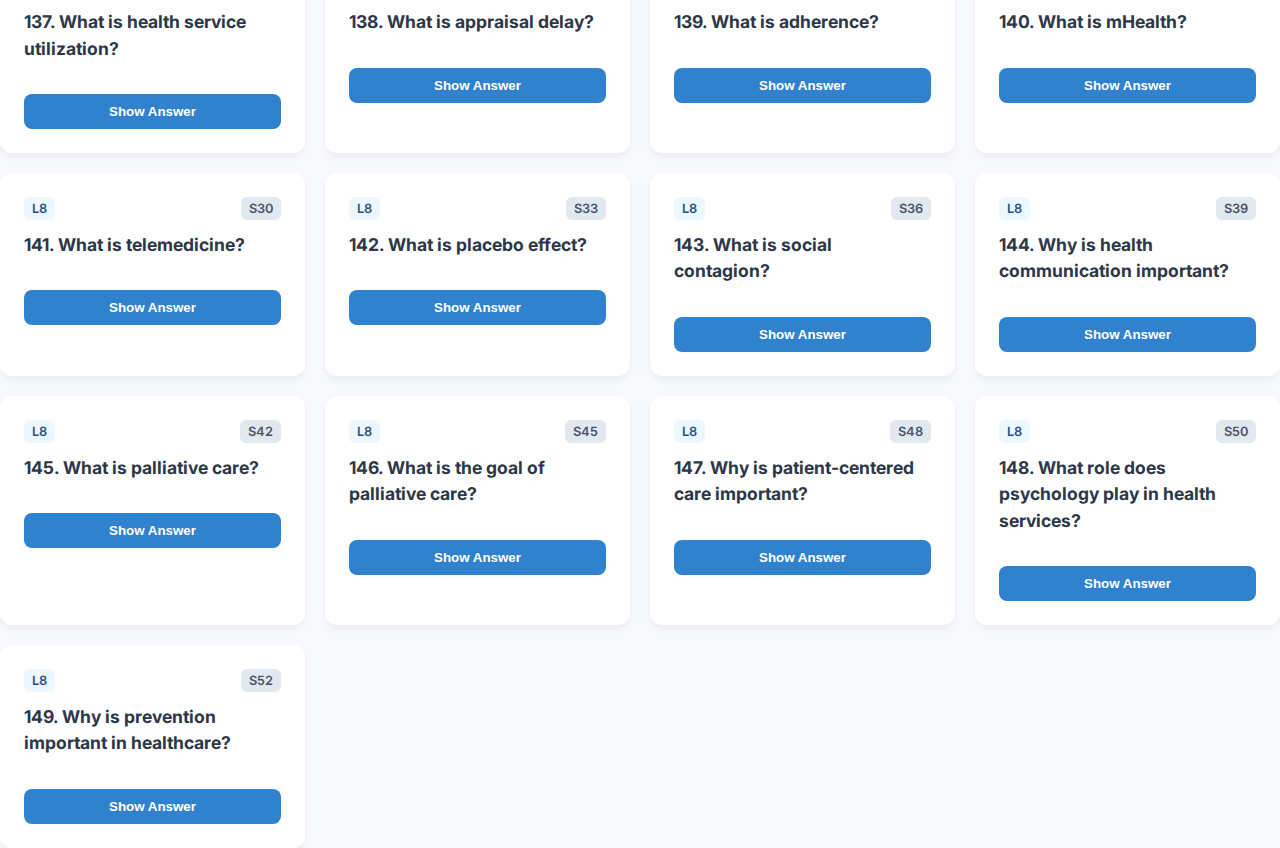
<file: old project/short-questions.html>
<!DOCTYPE html>
<html lang="en">
<head>
    <meta charset="UTF-8">
    <meta name="viewport" content="width=device-width, initial-scale=1.0">
    <title>Short Questions – Health Psychology</title>
    <link rel="stylesheet" href="style.css">
    <link href="https://fonts.googleapis.com/css2?family=Inter:wght@400;600;700&display=swap" rel="stylesheet">
</head>
<body>
    <div class="container">
        <div class="header-controls">
            <a href="index.html" class="btn" style="background-color: #7f8c8d; color: white; text-decoration: none;">&larr; Home</a>
            
            <div class="filter-group">
                <label for="lecture-filter">Filter by:</label>
                <select id="lecture-filter" class="btn">
                    <option value="all">All Lectures</option>
                    <option value="L1">Lecture 1</option>
                    <option value="L2">Lecture 2</option>
                    <option value="L3">Lecture 3</option>
                    <option value="L4">Lecture 4</option>
                    <option value="L5">Lecture 5</option>
                    <option value="L6">Lecture 6</option>
                    <option value="L7">Lecture 7</option>
                    <option value="L8">Lecture 8</option>
                </select>
            </div>
            
            <div class="action-buttons" style="display: flex; gap: 10px;">
                <button id="show-all-btn" class="btn" style="background-color: #3182ce; color: white;">Show All Answers</button>
                <button id="reset-short-btn" class="btn" style="background-color: #e53e3e; color: white;">Reset</button>
            </div>
        </div>

        <h1>Short Questions Revision</h1>
        <p style="text-align: center; color: #666; margin-bottom: 30px;">Tap "Show Answer" to test your memory.</p>
        
        <div id="short-questions-container" class="grid-layout">
            <!-- Questions rendered here -->
        </div>
    </div>
    <script src="script.js"></script>
<!--Start of Tawk.to Script-->
<script type="text/javascript">
var Tawk_API=Tawk_API||{}, Tawk_LoadStart=new Date();
(function(){
var s1=document.createElement("script"),s0=document.getElementsByTagName("script")[0];
s1.async=true;
s1.src='https://embed.tawk.to/656f1230bfb79148e59a4600/1jgerpmr7';
s1.charset='UTF-8';
s1.setAttribute('crossorigin','*');
s0.parentNode.insertBefore(s1,s0);
})();
</script>
<!--End of Tawk.to Script-->
</body>
</html>
</file>
<file: style.css>
:root {
    --primary-color: #4CAF50;
    --error-color: #f44336;
    --text-color: #333;
    --bg-color: #f4f7f6;
    --card-bg: #ffffff;
    --shadow: 0 4px 6px rgba(0, 0, 0, 0.1);
    --border-radius: 12px;
}

:root {
    --bg-color: #f7f9fc;
    --text-color: #2d3748;
    --card-bg: #ffffff;
    --shadow: 0 4px 6px rgba(50, 50, 93, 0.11), 0 1px 3px rgba(0, 0, 0, 0.08);
    --primary-gradient: linear-gradient(135deg, #667eea 0%, #764ba2 100%);
    --header-text: #2b6cb0;
    --sub-text: #718096;
    --border-color: #e2e8f0;
}

.dark-mode {
    --bg-color: #1a202c;
    --text-color: #f7fafc;
    --card-bg: #2d3748;
    --shadow: 0 4px 6px rgba(0, 0, 0, 0.3);
    --header-text: #63b3ed;
    --sub-text: #a0aec0;
    --border-color: #4a5568;
}

/* Body & Reset */
body {
    font-family: 'Poppins', 'Inter', sans-serif;
    background-color: var(--bg-color);
    color: var(--text-color);
    margin: 0;
    padding: 0;
    min-height: 100vh;
    transition: background-color 0.3s, color 0.3s;
}

/* Homepage Container */
.menu-container {
    max-width: 600px;
    margin: 40px auto;
    padding: 20px;
    text-align: center; /* This centers the home menu buttons, which is fine, but we override for cards */
}

@media (max-width: 600px) {
    .menu-container {
        margin: 10px auto;
        padding: 15px;
        width: 95%; /* Ensure it doesn't touch edges */
    }
    
    .header-controls {
        flex-direction: column; 
        align-items: flex-start; /* Stack controls on mobile */
        gap: 15px;
    }

    .action-buttons {
        width: 100%;
        justify-content: space-between;
    }
}

.main-header h1 {
    font-size: 2.5rem;
    font-weight: 700;
    color: var(--header-text);
    margin-bottom: 5px;
}

.main-header p {
    font-size: 1.1rem;
    color: var(--sub-text);
    margin-bottom: 40px;
}

/* Buttons General */
.menu-btn {
    display: flex;
    align-items: center;
    justify-content: center;
    text-decoration: none;
    padding: 18px;
    border-radius: 16px;
    font-weight: 600;
    font-size: 1.1rem;
    transition: all 0.3s cubic-bezier(0.25, 0.8, 0.25, 1);
    box-shadow: var(--shadow);
    position: relative;
    overflow: hidden;
    border: none;
    cursor: pointer;
}

.menu-btn:hover {
    transform: translateY(-3px);
    box-shadow: 0 7px 14px rgba(50, 50, 93, 0.1), 0 3px 6px rgba(0, 0, 0, 0.08);
}

.menu-btn:active {
    transform: translateY(-1px);
}

/* Primary Group (Short Qs + Master) */
.primary-group {
    display: flex;
    flex-direction: column;
    gap: 15px;
    margin-bottom: 40px;
}

.btn-short {
    background: linear-gradient(135deg, #38b2ac 0%, #319795 100%);
    color: white;
    font-size: 1.3rem;
    padding: 25px;
}

.btn-master {
    background: linear-gradient(135deg, #667eea 0%, #764ba2 100%);
    color: white;
    font-size: 1.3rem;
    padding: 25px;
}

.btn-short:hover, .btn-master:hover {
    filter: brightness(1.1);
}

.icon {
    margin-right: 12px;
    font-size: 1.5rem;
}

/* Divider */
.divider {
    display: flex;
    align-items: center;
    justify-content: center;
    margin-bottom: 25px;
    color: var(--sub-text);
    font-weight: 600;
    text-transform: uppercase;
    font-size: 0.9rem;
    letter-spacing: 1px;
}

.divider::before, .divider::after {
    content: "";
    flex: 1;
    border-bottom: 1px solid var(--border-color);
    margin: 0 15px;
}

/* Lecture Grid */
.lecture-grid {
    display: grid;
    grid-template-columns: repeat(2, 1fr);
    gap: 15px;
}

.btn-lecture {
    background: var(--card-bg);
    color: var(--text-color);
    border: 1px solid var(--border-color);
}

.btn-lecture:hover {
    border-color: #3182ce;
    color: #3182ce;
    background: var(--bg-color); /* Subtle change */
}

/* Dark Mode Toggle Button */
.dark-mode-toggle {
    position: fixed;
    top: 20px;
    right: 20px;
    background: var(--card-bg);
    border: 1px solid var(--border-color);
    color: var(--text-color);
    padding: 10px 15px;
    border-radius: 20px;
    cursor: pointer;
    box-shadow: var(--shadow);
    z-index: 1000;
    font-size: 1.2rem;
    transition: all 0.3s;
}
.dark-mode-toggle:hover {
    transform: scale(1.1);
}


/* Responsive */
@media (max-width: 400px) {
    .lecture-grid {
        grid-template-columns: 1fr;
    }
}


/* Lecture Pages */
.header-controls {
    position: sticky;
    top: 0;
    background: var(--bg-color);
    padding: 10px 0;
    z-index: 100;
    display: flex;
    flex-direction: column;
    gap: 10px;
    border-bottom: 1px solid #ddd;
    margin-bottom: 20px;
}

.score-board {
    font-size: 1.2rem;
    font-weight: bold;
    text-align: center;
    background: #2c3e50;
    color: white;
    padding: 10px;
    border-radius: 8px;
}

.action-buttons {
    display: flex;
    gap: 10px;
    justify-content: center;
}

.btn {
    padding: 10px 15px;
    border: none;
    border-radius: 8px;
    cursor: pointer;
    font-weight: 600;
    font-size: 0.9rem;
    transition: background 0.2s;
}

.btn-reset {
    background-color: var(--error-color);
    color: white;
}

.btn-show {
    background-color: #2196F3;
    color: white;
}

/* MCQ Card */
.mcq-card {
    background: var(--card-bg);
    padding: 20px;
    margin-bottom: 20px;
    border-radius: var(--border-radius);
    box-shadow: var(--shadow);
    text-align: left; /* Force Left Align */
}

.question-text {
    font-weight: 600;
    font-size: 1.1rem;
    margin-bottom: 15px;
    text-align: left; /* Explicitly Left Align */
    line-height: 1.5; /* Better readability */
}

.options-list {
    display: flex;
    flex-direction: column;
    gap: 10px;
    text-align: left; /* Explicitly Left Align */
}

.option {
    padding: 15px;
    border: 2px solid var(--border-color);
    border-radius: 8px;
    cursor: pointer;
    transition: all 0.2s;
    background: var(--bg-color);
    color: var(--text-color);
}

.option:hover:not(.disabled) {
    background: var(--card-bg);
    border-color: #ccc;
}

.option.correct {
    background-color: #e8f5e9;
    border-color: var(--primary-color);
    color: #2e7d32; /* Hardcoded dark green for readability on light bg, what about dark mode? */
    /* Dark mode override for success state needed */
    font-weight: bold;
}

/* Dark mode specific override for correct option */
.dark-mode .option.correct {
    background-color: #052c0e;
    color: #4caf50;
    border-color: #4caf50;
}

.option.wrong {
    background-color: #ffebee;
    border-color: var(--error-color);
    color: #c62828;
}

/* Dark mode specific override for wrong option */
.dark-mode .option.wrong {
    background-color: #3b0d0d;
    color: #f44336;
    border-color: #f44336;
}

.option.disabled {
    cursor: default;
    pointer-events: none;
}


/* Short Questions Layout */
.grid-layout {
    display: grid;
    grid-template-columns: repeat(auto-fill, minmax(300px, 1fr));
    gap: 20px;
}

.short-qty-card {
    background-color: var(--card-bg);
    border-radius: 12px;
    padding: 24px;
    box-shadow: 0 4px 6px rgba(0,0,0,0.05);
    transition: transform 0.2s;
    display: flex;
    flex-direction: column;
}

.short-qty-card:hover {
    transform: translateY(-2px);
}

.q-header {
    display: flex;
    justify-content: space-between;
    margin-bottom: 12px;
}

.q-badge {
    background: #e2e8f0;
    color: #475569; /* Hardcoded slate, might be readable on light gray */
    padding: 4px 8px;
    border-radius: 6px;
    font-size: 0.8rem;
    font-weight: 600;
}

.q-title {
    font-size: 1.1rem;
    font-weight: 700;
    color: var(--text-color);
    margin-bottom: 16px;
    line-height: 1.5;
}

.answer-box {
    margin-top: auto;
    background-color: #f0fff4;
    border: 1px solid #c6f6d5;
    padding: 16px;
    border-radius: 8px;
    color: #2f855a;
    font-weight: 500;
    display: none;
    line-height: 1.5;
}

.answer-box.visible {
    display: block;
    animation: fadeIn 0.3s ease;
}

.toggle-btn {
    background-color: #3182ce;
    color: white;
    border: none;
    padding: 10px 16px;
    border-radius: 8px;
    font-weight: 600;
    cursor: pointer;
    margin-top: 16px;
    width: 100%;
    transition: background-color 0.2s;
}

.toggle-btn:hover {
    background-color: #2c5282;
}

.toggle-btn.active {
    background-color: #718096;
}

@keyframes fadeIn {
    from { opacity: 0; transform: translateY(5px); }
    to { opacity: 1; transform: translateY(0); }
}

/* Meta Info */
.meta-info {
    margin-top: 15px;
    padding-top: 10px;
    border-top: 1px solid #eee;
    font-size: 0.85rem;
    color: #666;
    display: flex;
    justify-content: space-between;
    align-items: center;
}

.badge {
    padding: 4px 8px;
    border-radius: 4px;
    background: #eee;
    font-size: 0.8rem;
}

/* Responsive */
@media (min-width: 600px) {
    .header-controls {
        flex-direction: row;
        justify-content: space-between;
        align-items: center;
    }
}

/* Utility Class to Hide Elements (Added for logic) */
.hidden {
  display: none !important;
}
</file>
<file: old project/style.css>
:root {
    --primary-color: #4CAF50;
    --error-color: #f44336;
    --text-color: #333;
    --bg-color: #f4f7f6;
    --card-bg: #ffffff;
    --shadow: 0 4px 6px rgba(0, 0, 0, 0.1);
    --border-radius: 12px;
}

:root {
    --bg-color: #f7f9fc;
    --text-color: #2d3748;
    --card-bg: #ffffff;
    --shadow: 0 4px 6px rgba(50, 50, 93, 0.11), 0 1px 3px rgba(0, 0, 0, 0.08);
    --primary-gradient: linear-gradient(135deg, #667eea 0%, #764ba2 100%);
    --header-text: #2b6cb0;
    --sub-text: #718096;
    --border-color: #e2e8f0;
}

.dark-mode {
    --bg-color: #1a202c;
    --text-color: #f7fafc;
    --card-bg: #2d3748;
    --shadow: 0 4px 6px rgba(0, 0, 0, 0.3);
    --header-text: #63b3ed;
    --sub-text: #a0aec0;
    --border-color: #4a5568;
}

/* Body & Reset */
body {
    font-family: 'Poppins', 'Inter', sans-serif;
    background-color: var(--bg-color);
    color: var(--text-color);
    margin: 0;
    padding: 0;
    min-height: 100vh;
    transition: background-color 0.3s, color 0.3s;
}

/* Homepage Container */
.menu-container {
    max-width: 600px;
    margin: 40px auto;
    padding: 20px;
    text-align: center;
}

.main-header h1 {
    font-size: 2.5rem;
    font-weight: 700;
    color: var(--header-text);
    margin-bottom: 5px;
}

.main-header p {
    font-size: 1.1rem;
    color: var(--sub-text);
    margin-bottom: 40px;
}

/* Buttons General */
.menu-btn {
    display: flex;
    align-items: center;
    justify-content: center;
    text-decoration: none;
    padding: 18px;
    border-radius: 16px;
    font-weight: 600;
    font-size: 1.1rem;
    transition: all 0.3s cubic-bezier(0.25, 0.8, 0.25, 1);
    box-shadow: var(--shadow);
    position: relative;
    overflow: hidden;
    border: none;
    cursor: pointer;
}

.menu-btn:hover {
    transform: translateY(-3px);
    box-shadow: 0 7px 14px rgba(50, 50, 93, 0.1), 0 3px 6px rgba(0, 0, 0, 0.08);
}

.menu-btn:active {
    transform: translateY(-1px);
}

/* Primary Group (Short Qs + Master) */
.primary-group {
    display: flex;
    flex-direction: column;
    gap: 15px;
    margin-bottom: 40px;
}

.btn-short {
    background: linear-gradient(135deg, #38b2ac 0%, #319795 100%);
    color: white;
    font-size: 1.3rem;
    padding: 25px;
}

.btn-master {
    background: linear-gradient(135deg, #667eea 0%, #764ba2 100%);
    color: white;
    font-size: 1.3rem;
    padding: 25px;
}

.btn-short:hover, .btn-master:hover {
    filter: brightness(1.1);
}

.icon {
    margin-right: 12px;
    font-size: 1.5rem;
}

/* Divider */
.divider {
    display: flex;
    align-items: center;
    justify-content: center;
    margin-bottom: 25px;
    color: var(--sub-text);
    font-weight: 600;
    text-transform: uppercase;
    font-size: 0.9rem;
    letter-spacing: 1px;
}

.divider::before, .divider::after {
    content: "";
    flex: 1;
    border-bottom: 1px solid var(--border-color);
    margin: 0 15px;
}

/* Lecture Grid */
.lecture-grid {
    display: grid;
    grid-template-columns: repeat(2, 1fr);
    gap: 15px;
}

.btn-lecture {
    background: var(--card-bg);
    color: var(--text-color);
    border: 1px solid var(--border-color);
}

.btn-lecture:hover {
    border-color: #3182ce;
    color: #3182ce;
    background: var(--bg-color); /* Subtle change */
}

/* Dark Mode Toggle Button */
.dark-mode-toggle {
    position: fixed;
    top: 20px;
    right: 20px;
    background: var(--card-bg);
    border: 1px solid var(--border-color);
    color: var(--text-color);
    padding: 10px 15px;
    border-radius: 20px;
    cursor: pointer;
    box-shadow: var(--shadow);
    z-index: 1000;
    font-size: 1.2rem;
    transition: all 0.3s;
}
.dark-mode-toggle:hover {
    transform: scale(1.1);
}


/* Responsive */
@media (max-width: 400px) {
    .lecture-grid {
        grid-template-columns: 1fr;
    }
}


/* Lecture Pages */
.header-controls {
    position: sticky;
    top: 0;
    background: var(--bg-color);
    padding: 10px 0;
    z-index: 100;
    display: flex;
    flex-direction: column;
    gap: 10px;
    border-bottom: 1px solid #ddd;
    margin-bottom: 20px;
}

.score-board {
    font-size: 1.2rem;
    font-weight: bold;
    text-align: center;
    background: #2c3e50;
    color: white;
    padding: 10px;
    border-radius: 8px;
}

.action-buttons {
    display: flex;
    gap: 10px;
    justify-content: center;
}

.btn {
    padding: 10px 15px;
    border: none;
    border-radius: 8px;
    cursor: pointer;
    font-weight: 600;
    font-size: 0.9rem;
    transition: background 0.2s;
}

.btn-reset {
    background-color: var(--error-color);
    color: white;
}

.btn-show {
    background-color: #2196F3;
    color: white;
}

/* MCQ Card */
.mcq-card {
    background: var(--card-bg);
    padding: 20px;
    margin-bottom: 20px;
    border-radius: var(--border-radius);
    box-shadow: var(--shadow);
}

.question-text {
    font-weight: 600;
    font-size: 1.1rem;
    margin-bottom: 15px;
}

.options-list {
    display: flex;
    flex-direction: column;
    gap: 10px;
}

.option {
    padding: 15px;
    border: 2px solid var(--border-color);
    border-radius: 8px;
    cursor: pointer;
    transition: all 0.2s;
    background: var(--bg-color);
    color: var(--text-color);
}

.option:hover:not(.disabled) {
    background: var(--card-bg);
    border-color: #ccc;
}

.option.correct {
    background-color: #e8f5e9;
    border-color: var(--primary-color);
    color: #2e7d32; /* Hardcoded dark green for readability on light bg, what about dark mode? */
    /* Dark mode override for success state needed */
    font-weight: bold;
}

/* Dark mode specific override for correct option */
.dark-mode .option.correct {
    background-color: #052c0e;
    color: #4caf50;
    border-color: #4caf50;
}

.option.wrong {
    background-color: #ffebee;
    border-color: var(--error-color);
    color: #c62828;
}

/* Dark mode specific override for wrong option */
.dark-mode .option.wrong {
    background-color: #3b0d0d;
    color: #f44336;
    border-color: #f44336;
}

.option.disabled {
    cursor: default;
    pointer-events: none;
}


/* Short Questions Layout */
.grid-layout {
    display: grid;
    grid-template-columns: repeat(auto-fill, minmax(300px, 1fr));
    gap: 20px;
}

.short-qty-card {
    background-color: var(--card-bg);
    border-radius: 12px;
    padding: 24px;
    box-shadow: 0 4px 6px rgba(0,0,0,0.05);
    transition: transform 0.2s;
    display: flex;
    flex-direction: column;
}

.short-qty-card:hover {
    transform: translateY(-2px);
}

.q-header {
    display: flex;
    justify-content: space-between;
    margin-bottom: 12px;
}

.q-badge {
    background: #e2e8f0;
    color: #475569; /* Hardcoded slate, might be readable on light gray */
    padding: 4px 8px;
    border-radius: 6px;
    font-size: 0.8rem;
    font-weight: 600;
}

.q-title {
    font-size: 1.1rem;
    font-weight: 700;
    color: var(--text-color);
    margin-bottom: 16px;
    line-height: 1.5;
}

.answer-box {
    margin-top: auto;
    background-color: #f0fff4;
    border: 1px solid #c6f6d5;
    padding: 16px;
    border-radius: 8px;
    color: #2f855a;
    font-weight: 500;
    display: none;
    line-height: 1.5;
}

.answer-box.visible {
    display: block;
    animation: fadeIn 0.3s ease;
}

.toggle-btn {
    background-color: #3182ce;
    color: white;
    border: none;
    padding: 10px 16px;
    border-radius: 8px;
    font-weight: 600;
    cursor: pointer;
    margin-top: 16px;
    width: 100%;
    transition: background-color 0.2s;
}

.toggle-btn:hover {
    background-color: #2c5282;
}

.toggle-btn.active {
    background-color: #718096;
}

@keyframes fadeIn {
    from { opacity: 0; transform: translateY(5px); }
    to { opacity: 1; transform: translateY(0); }
}

/* Meta Info */
.meta-info {
    margin-top: 15px;
    padding-top: 10px;
    border-top: 1px solid #eee;
    font-size: 0.85rem;
    color: #666;
    display: flex;
    justify-content: space-between;
    align-items: center;
}

.badge {
    padding: 4px 8px;
    border-radius: 4px;
    background: #eee;
    font-size: 0.8rem;
}

/* Responsive */
@media (min-width: 600px) {
    .header-controls {
        flex-direction: row;
        justify-content: space-between;
        align-items: center;
    }
}
</file>
